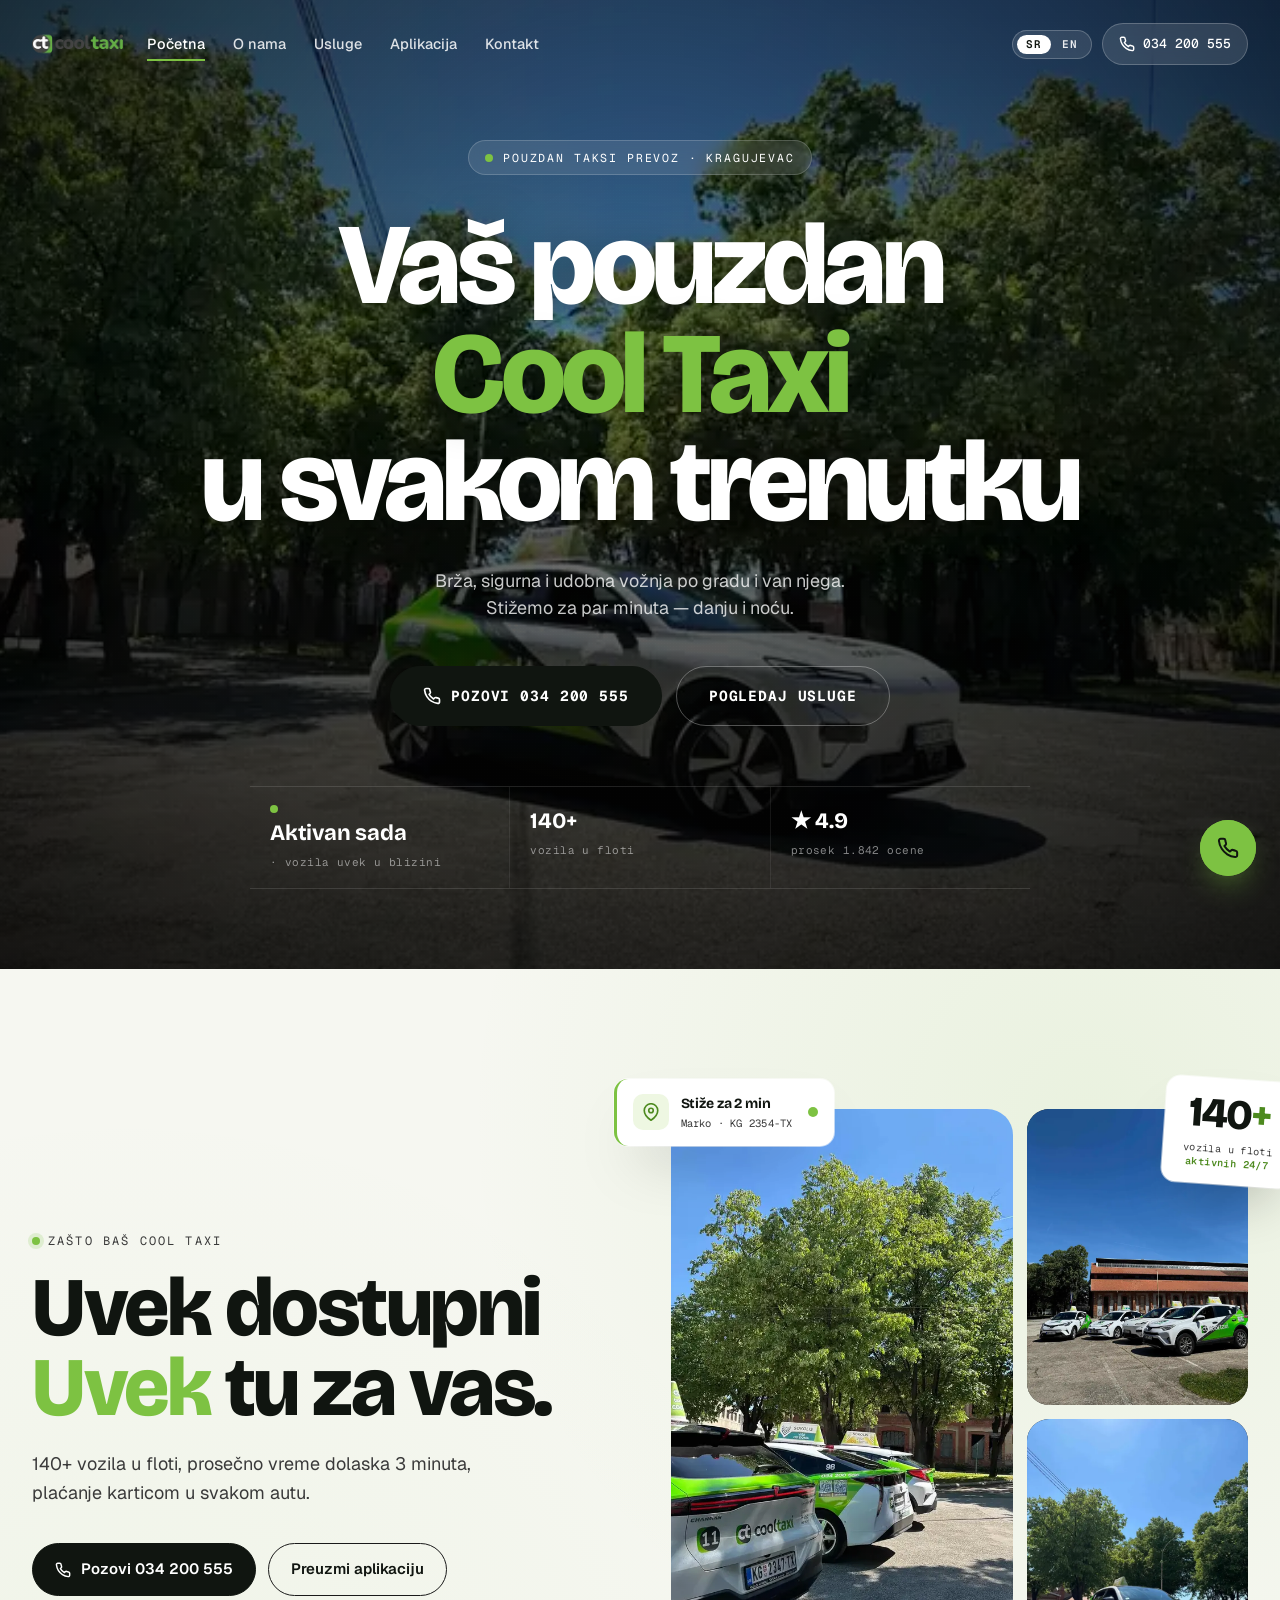
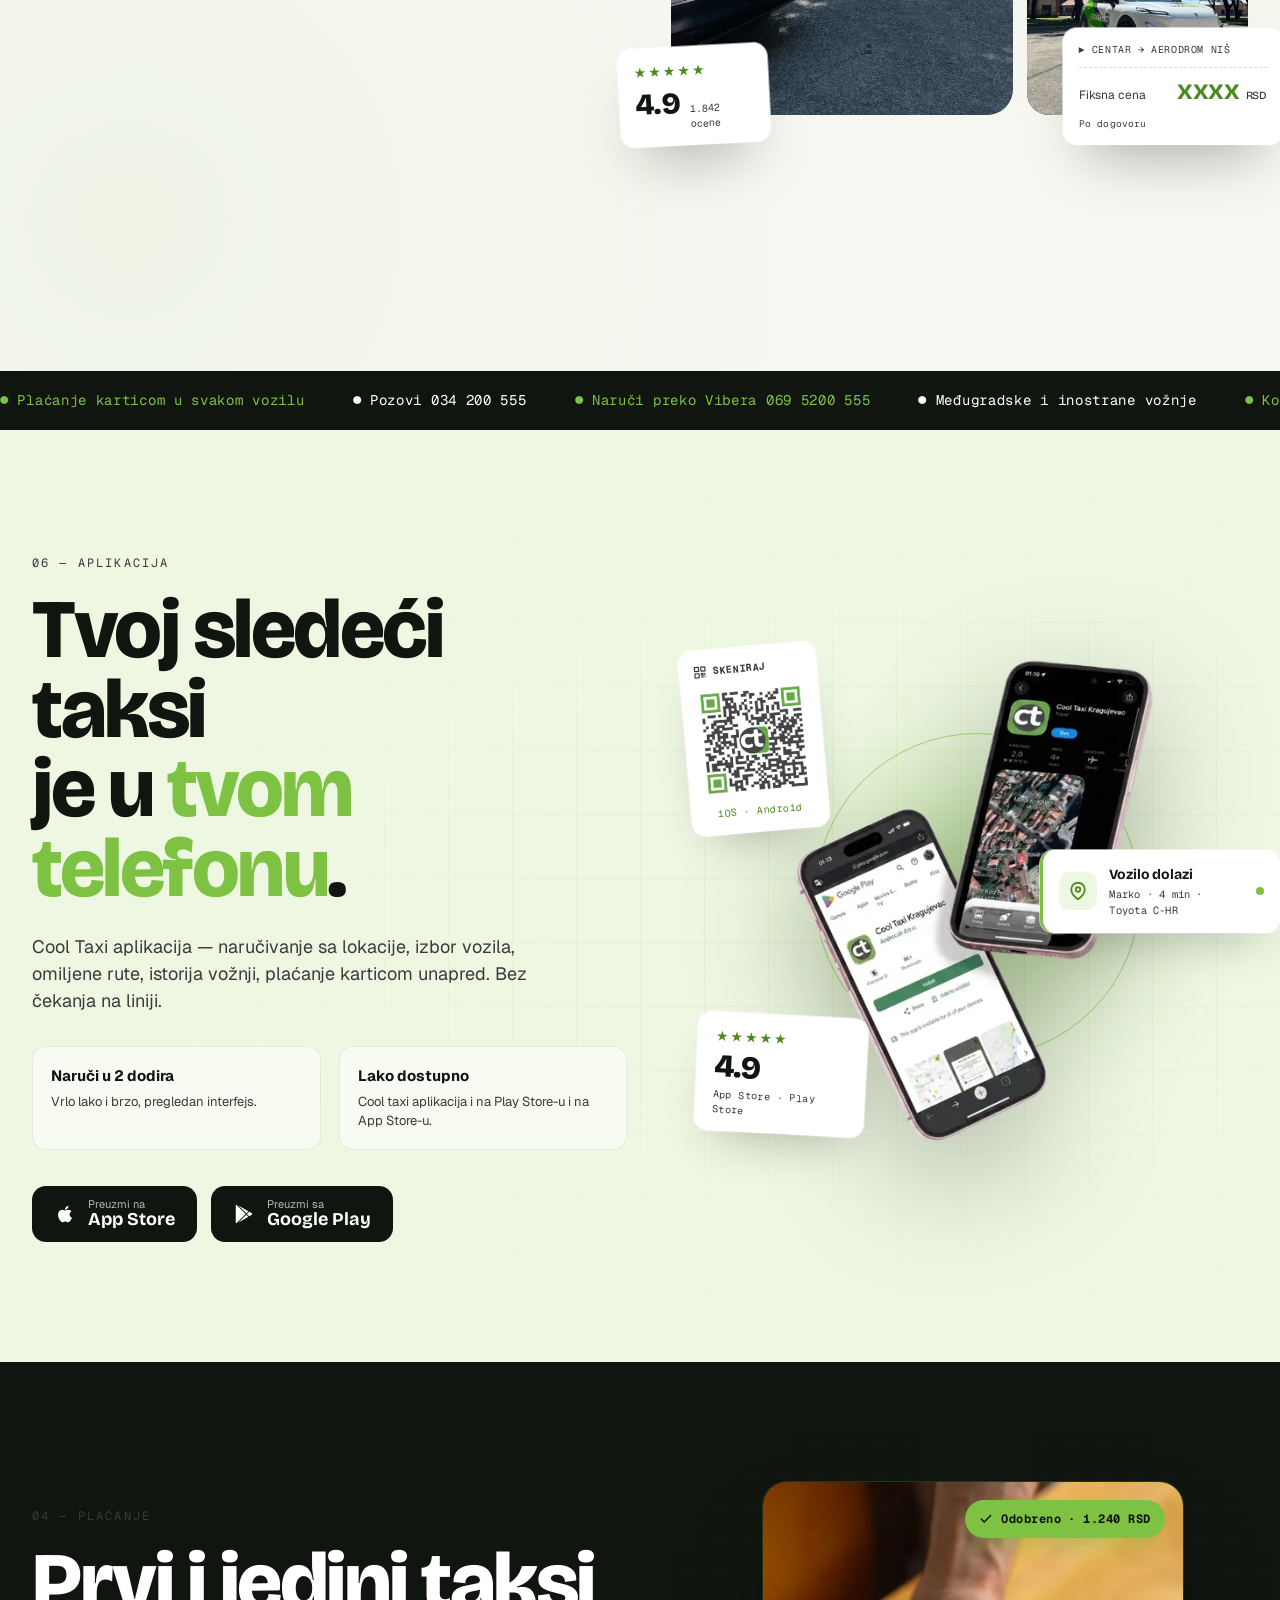
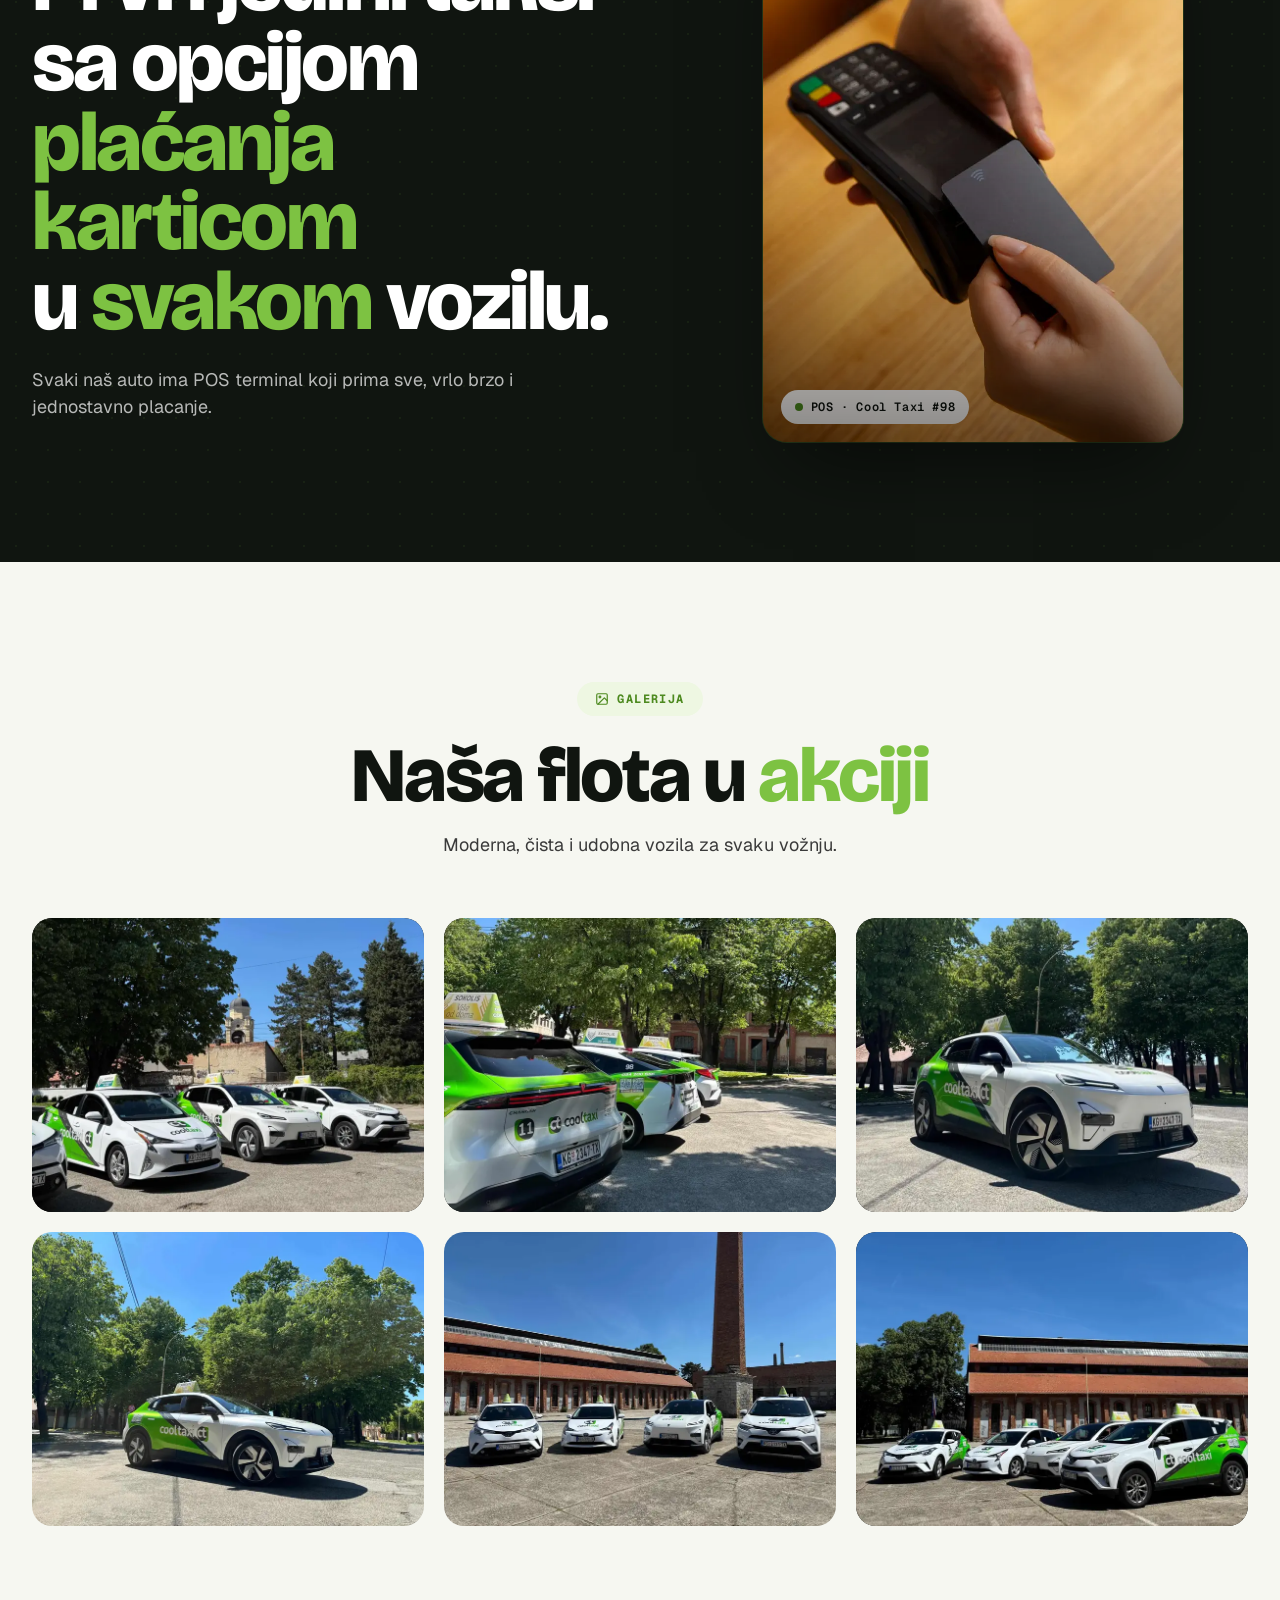
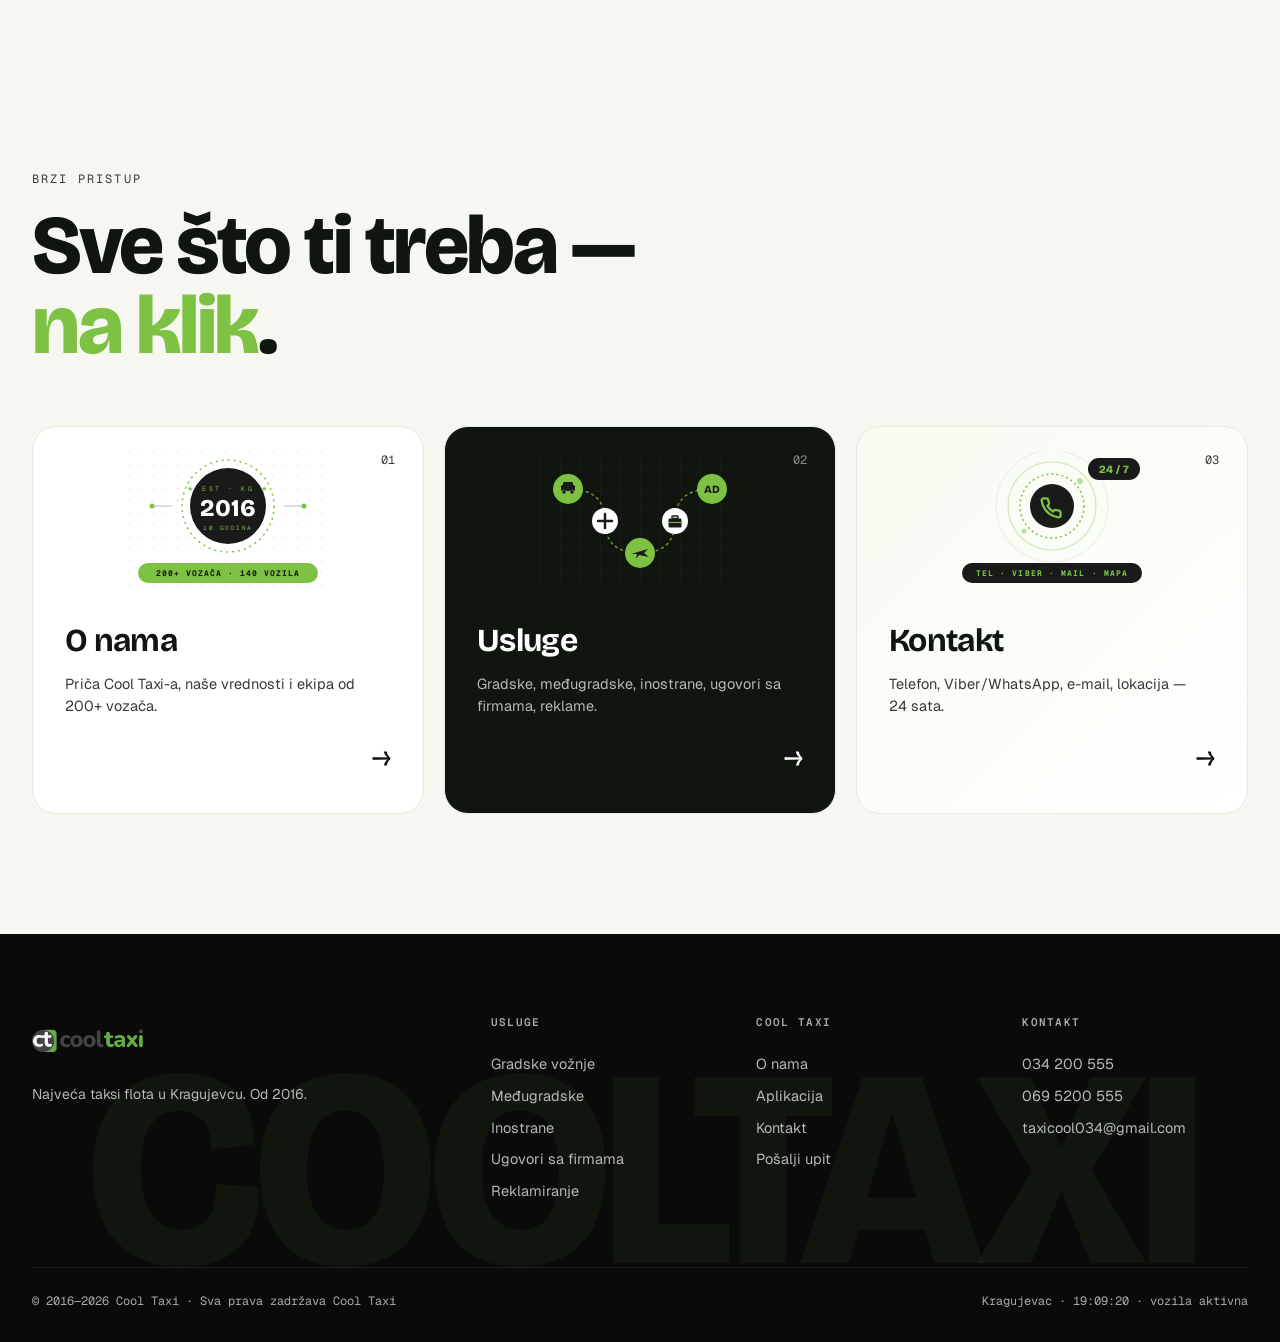
<file: index.html>
<!doctype html>
<html lang="sr-RS">
<head>
<meta charset="utf-8">
<meta name="viewport" content="width=device-width, initial-scale=1">

<title data-en="Taxi Kragujevac — Cool Taxi · 034 200 555 · Taxi 24/7">Taxi Kragujevac — Cool Taxi · 034 200 555 · Taksi prevoz 24/7</title>
<meta name="description" content="Cool Taxi Kragujevac — taksi prevoz 24/7. Pozovi 034 200 555 ili Viber 069 5200 555. Gradske, međugradske i inostrane vožnje. 140+ vozila, plaćanje karticom, dolazak za 3 minuta." data-en-content="Cool Taxi Kragujevac — taxi rides 24/7. Call 034 200 555 or Viber 069 5200 555. City, intercity and cross-border rides. 140+ cars, card payments, arriving in 3 minutes.">
<meta name="keywords" content="taxi kragujevac, taksi kragujevac, cool taxi, cool taxi kragujevac, taxi prevoz kragujevac, prevoz kragujevac, taxi kg, kragujevac taxi, taksi kg, taksi prevoz, jeftin taxi kragujevac, taksi 034, taksi za aerodrom, međugradski taksi kragujevac">
<meta name="author" content="Cool Taxi Kragujevac">
<meta name="publisher" content="Cool Taxi Kragujevac">
<meta name="robots" content="index, follow, max-image-preview:large, max-snippet:-1, max-video-preview:-1">
<meta name="googlebot" content="index, follow, max-image-preview:large, max-snippet:-1, max-video-preview:-1">
<meta name="theme-color" content="#7DC242">
<meta name="format-detection" content="telephone=yes">
<meta name="rating" content="general">

<!-- Geo / lokalizacija -->
<meta name="geo.region" content="RS-SU">
<meta name="geo.placename" content="Kragujevac">
<meta name="geo.position" content="44.0128;20.9114">
<meta name="ICBM" content="44.0128, 20.9114">
<meta name="language" content="Serbian">

<link rel="canonical" href="https://cooltaxikragujevac.com/">
<link rel="alternate" hreflang="sr-RS" href="https://cooltaxikragujevac.com/">
<link rel="alternate" hreflang="x-default" href="https://cooltaxikragujevac.com/">

<!-- Open Graph -->
<meta property="og:type" content="website">
<meta property="og:site_name" content="Cool Taxi Kragujevac">
<meta property="og:title" content="Cool Taxi Kragujevac — Taksi prevoz 24/7 · 034 200 555" data-en-content="Cool Taxi Kragujevac — Taxi rides 24/7 · 034 200 555">
<meta property="og:description" content="Najveća taksi flota u Kragujevcu — 140+ vozila, dolazak za 3 minuta, plaćanje karticom u svakom autu. Gradske, međugradske i inostrane vožnje." data-en-content="The largest taxi fleet in Kragujevac — 140+ cars, arriving in 3 minutes, card payments in every car. City, intercity and cross-border rides.">
<meta property="og:url" content="https://cooltaxikragujevac.com/">
<meta property="og:image" content="https://cooltaxikragujevac.com/assets/og-image.jpg">
<meta property="og:image:secure_url" content="https://cooltaxikragujevac.com/assets/og-image.jpg">
<meta property="og:image:type" content="image/jpeg">
<meta property="og:image:width" content="1200">
<meta property="og:image:height" content="630">
<meta property="og:image:alt" content="Cool Taxi Kragujevac — taksi prevoz" data-en-content="Cool Taxi Kragujevac — taxi service">
<meta property="og:locale" content="sr_RS">

<!-- Twitter -->
<meta name="twitter:card" content="summary_large_image">
<meta name="twitter:title" content="Cool Taxi Kragujevac — Taksi prevoz 24/7" data-en-content="Cool Taxi Kragujevac — Taxi rides 24/7">
<meta name="twitter:description" content="140+ vozila, dolazak za 3 minuta, plaćanje karticom. Pozovi 034 200 555." data-en-content="140+ cars, arriving in 3 minutes, card payments. Call 034 200 555.">
<meta name="twitter:image" content="https://cooltaxikragujevac.com/assets/og-image.jpg">

<!-- Favicon -->
<link rel="icon" type="image/png" href="uploads/logozatab.png">
<link rel="shortcut icon" href="uploads/logozatab.png">
<link rel="icon" type="image/png" sizes="512x512" href="assets/logo-512.png">
<link rel="apple-touch-icon" href="assets/logo-512.png">

<!-- Preconnect / preload -->
<link rel="preconnect" href="https://fonts.googleapis.com">
<link rel="preconnect" href="https://fonts.gstatic.com" crossorigin>
<link rel="dns-prefetch" href="https://fonts.googleapis.com">
<link rel="preload" as="image" href="assets/hero-poster.webp" type="image/webp" fetchpriority="high">
<link rel="preload" as="image" href="assets/logo.webp" type="image/webp">

<!-- Async fonts (non-render-blocking) -->
<link rel="preload" href="https://fonts.googleapis.com/css2?family=Bricolage+Grotesque:wght@400;500;600;700;800&family=Geist+Mono:wght@400;500&family=Geist:wght@400;500;600;700&display=swap" as="style" onload="this.onload=null;this.rel='stylesheet'">
<noscript><link href="https://fonts.googleapis.com/css2?family=Bricolage+Grotesque:wght@400;500;600;700;800&family=Geist+Mono:wght@400;500&family=Geist:wght@400;500;600;700&display=swap" rel="stylesheet"></noscript>

<!-- Critical CSS inline — paints hero before styles.css downloads -->
<style>
:root{--green:#7DC242;--green-deep:#4d8a1f;--green-soft:#eef7e2;--ink:#101510;--ink-2:#1a1a1a;--ink-3:#3a3a3a;--line:#e6e9df;--bg:#f6f7f1;--white:#fff}
*{box-sizing:border-box;margin:0;padding:0}
html{scroll-behavior:smooth}
body{font-family:"Geist","Inter",system-ui,sans-serif;background:var(--bg);color:var(--ink);font-size:16px;line-height:1.5;overflow-x:hidden}
a{color:inherit;text-decoration:none}
em{font-style:normal;color:var(--green-deep)}
img{max-width:100%}
.brand-logo{height:44px;width:auto;display:block}
.nav{position:fixed;top:0;left:0;right:0;z-index:50;display:flex;align-items:center;justify-content:space-between;padding:22px 32px;background:transparent;border-bottom:1px solid transparent;transition:background .3s,border-color .3s,padding .25s}
.nav.scrolled{background:rgba(246,247,241,.88);backdrop-filter:blur(14px);-webkit-backdrop-filter:blur(14px);border-bottom-color:var(--line);padding:14px 32px}
body[data-page="home"] .nav:not(.scrolled) .nav-links a{color:rgba(255,255,255,.85)}
body[data-page="home"] .nav:not(.scrolled) .nav-links a.active{color:#fff}
body[data-page="home"] .nav:not(.scrolled) .nav-cta{background:rgba(255,255,255,.12);color:#fff;border:1px solid rgba(255,255,255,.22)}
body[data-page="home"] .nav:not(.scrolled) .nav-burger span{background:#fff}
.brand{display:flex;align-items:center;gap:10px}
.nav-links{display:flex;gap:28px;margin-left:24px}
.nav-links a{font-size:14.5px;font-weight:500;color:var(--ink-3);padding:6px 0}
.nav-cta{display:inline-flex;align-items:center;gap:8px;background:var(--ink);color:#fff;padding:10px 16px;border-radius:999px;font-family:"Geist Mono",monospace;font-size:13px;font-weight:500}
.nav-burger{display:none;flex-direction:column;gap:5px;background:none;border:0;cursor:pointer;padding:8px}
.nav-burger span{display:block;width:22px;height:2px;background:var(--ink);border-radius:2px}
.btn{display:inline-flex;align-items:center;gap:10px;padding:14px 22px;border-radius:999px;font-weight:600;font-size:15px;border:1.5px solid transparent;cursor:pointer}
.btn-primary{background:var(--ink);color:#fff;border-color:var(--ink)}
.btn-ghost{background:transparent;color:var(--ink);border-color:var(--ink-2)}
.btn-ghost.light{border-color:rgba(255,255,255,.3);color:#fff}
.btn-xl{padding:18px 32px;font-size:14.5px;letter-spacing:.06em;font-family:"Geist Mono",monospace;font-weight:700;text-transform:uppercase}
.hero-video{position:relative;min-height:100vh;padding:140px 32px 80px;background:#0a0a08;overflow:hidden;display:flex;flex-direction:column;justify-content:center;isolation:isolate}
.hero-video-bg{position:absolute;inset:0;z-index:-1;overflow:hidden;background:#0a0a08}
.hero-video-bg video,.hero-video-poster{position:absolute;inset:0;width:100%;height:100%;object-fit:cover;filter:saturate(1.05) contrast(1.05);transform:scale(1.02)}
.hero-video-poster{z-index:0}
.hero-video-bg video{z-index:1;opacity:0;transition:opacity .4s}
.hero-video-bg video.is-ready{opacity:1}
.hero-video-overlay{position:absolute;inset:0;background:radial-gradient(ellipse at 50% 35%,rgba(0,0,0,.25) 0%,rgba(0,0,0,.55) 60%,rgba(0,0,0,.78) 100%),linear-gradient(180deg,rgba(10,10,8,.35) 0%,rgba(10,10,8,.2) 35%,rgba(10,10,8,.6) 100%)}
.hero-video-inner{position:relative;z-index:2;max-width:920px;margin:0 auto;text-align:center;color:#fff}
.hero-eyebrow{display:inline-flex;align-items:center;gap:10px;padding:8px 16px;border-radius:999px;font-family:"Geist Mono",monospace;font-size:12px;letter-spacing:.08em}
.hero-video .hero-eyebrow.light{background:rgba(255,255,255,.1);border:1px solid rgba(255,255,255,.18);color:#fff;margin-bottom:36px;font-size:11.5px;letter-spacing:.16em}
.hero-eyebrow .dot{width:8px;height:8px;border-radius:50%;background:var(--green)}
.hero-mega{font-family:"Bricolage Grotesque",sans-serif;font-weight:800;font-size:clamp(48px,9vw,140px);line-height:.94;letter-spacing:-.04em;color:#fff;margin:0 0 32px;text-shadow:0 4px 40px rgba(0,0,0,.35)}
.hero-mega em{font-style:normal;color:var(--green);display:inline-block}
.hero-mega-sub{max-width:620px;margin:0 auto 44px;font-size:clamp(16px,1.4vw,20px);line-height:1.5;color:rgba(255,255,255,.78)}
.hero-video .hero-cta-row{display:flex;justify-content:center;flex-wrap:wrap;margin-bottom:60px;gap:14px}
.hero-quick-meta{display:flex;justify-content:center;flex-wrap:wrap;max-width:780px;margin:0 auto;border-top:1px solid rgba(255,255,255,.12);border-bottom:1px solid rgba(255,255,255,.12)}
.hero-quick-meta>div{flex:1;padding:18px 20px;text-align:left;border-right:1px solid rgba(255,255,255,.08);display:flex;flex-direction:column;gap:4px;font-size:13px;color:rgba(255,255,255,.7)}
.hero-quick-meta>div:last-child{border-right:none}
.hero-quick-meta b{font-family:"Bricolage Grotesque",sans-serif;font-size:22px;font-weight:700;color:#fff;display:flex;align-items:center;gap:8px}
.hero-quick-meta i{font-style:normal;font-size:11px;color:rgba(255,255,255,.5);font-family:"Geist Mono",monospace}
.hero-quick-meta .qm-dot{width:8px;height:8px;border-radius:50%;background:var(--green)}
@media(max-width:720px){.nav{padding:14px 18px}.nav-cta{display:none}.nav-burger{display:flex}.hero-video{padding:120px 18px 80px;min-height:90vh}.hero-video .hero-cta-row{flex-direction:column;align-items:stretch}.btn-xl{justify-content:center;padding:16px 22px}}
</style>

<link rel="preload" href="styles.css" as="style" onload="this.onload=null;this.rel='stylesheet'">
<noscript><link rel="stylesheet" href="styles.css"></noscript>

<script src="i18n.js" defer></script>

<!-- JSON-LD: Organization + WebSite + LocalBusiness/TaxiService + FAQ -->
<script type="application/ld+json">
{
  "@context": "https://schema.org",
  "@graph": [
    {
      "@type": "Organization",
      "@id": "https://cooltaxikragujevac.com/#organization",
      "name": "Cool Taxi Kragujevac",
      "alternateName": ["Cool Taxi", "Taxi Cool Kragujevac", "Cool Taxi KG"],
      "url": "https://cooltaxikragujevac.com/",
      "logo": {
        "@type": "ImageObject",
        "url": "https://cooltaxikragujevac.com/assets/logo-512.png",
        "width": 512,
        "height": 512
      },
      "image": "https://cooltaxikragujevac.com/assets/hero-car.webp",
      "telephone": "+381-34-200-555",
      "email": "taxicool034@gmail.com",
      "foundingDate": "2016",
      "slogan": "Vaš pouzdan Cool Taxi u svakom trenutku",
      "address": {
        "@type": "PostalAddress",
        "addressLocality": "Kragujevac",
        "addressRegion": "Šumadijski okrug",
        "addressCountry": "RS",
        "postalCode": "34000"
      },
      "contactPoint": [
        {
          "@type": "ContactPoint",
          "telephone": "+381-34-200-555",
          "contactType": "reservations",
          "areaServed": "RS",
          "availableLanguage": ["Serbian", "English"]
        },
        {
          "@type": "ContactPoint",
          "telephone": "+381-69-5200-555",
          "contactType": "customer service",
          "areaServed": "RS",
          "availableLanguage": ["Serbian"]
        }
      ],
      "sameAs": [
        "https://apps.apple.com/us/app/cool-taxi-kragujevac/id6447067516",
        "https://play.google.com/store/apps/details?id=com.androcab.pub.coolkg"
      ]
    },
    {
      "@type": "WebSite",
      "@id": "https://cooltaxikragujevac.com/#website",
      "url": "https://cooltaxikragujevac.com/",
      "name": "Cool Taxi Kragujevac",
      "description": "Najveća taksi flota u Kragujevcu — taksi prevoz 24/7, gradske, međugradske i inostrane vožnje.",
      "inLanguage": "sr-RS",
      "publisher": {"@id": "https://cooltaxikragujevac.com/#organization"}
    },
    {
      "@type": ["LocalBusiness", "TaxiService"],
      "@id": "https://cooltaxikragujevac.com/#localbusiness",
      "name": "Cool Taxi Kragujevac",
      "image": [
        "https://cooltaxikragujevac.com/uploads/2.webp",
        "https://cooltaxikragujevac.com/uploads/6.webp",
        "https://cooltaxikragujevac.com/uploads/9.webp"
      ],
      "logo": "https://cooltaxikragujevac.com/assets/logo-512.png",
      "url": "https://cooltaxikragujevac.com/",
      "telephone": "+381-34-200-555",
      "email": "taxicool034@gmail.com",
      "priceRange": "$$",
      "currenciesAccepted": "RSD, EUR",
      "paymentAccepted": "Cash, Credit Card, Debit Card",
      "openingHoursSpecification": [{
        "@type": "OpeningHoursSpecification",
        "dayOfWeek": ["Monday","Tuesday","Wednesday","Thursday","Friday","Saturday","Sunday"],
        "opens": "00:00",
        "closes": "23:59"
      }],
      "address": {
        "@type": "PostalAddress",
        "addressLocality": "Kragujevac",
        "addressRegion": "Šumadijski okrug",
        "postalCode": "34000",
        "addressCountry": "RS"
      },
      "geo": {
        "@type": "GeoCoordinates",
        "latitude": 44.0128,
        "longitude": 20.9114
      },
      "areaServed": [
        {"@type": "City", "name": "Kragujevac"},
        {"@type": "AdministrativeArea", "name": "Šumadijski okrug"},
        {"@type": "Country", "name": "Srbija"}
      ],
      "serviceArea": {
        "@type": "GeoCircle",
        "geoMidpoint": {"@type": "GeoCoordinates", "latitude": 44.0128, "longitude": 20.9114},
        "geoRadius": 50000
      },
      "hasOfferCatalog": {
        "@type": "OfferCatalog",
        "name": "Cool Taxi usluge",
        "itemListElement": [
          {"@type": "Offer", "itemOffered": {"@type": "Service", "name": "Gradske taxi vožnje Kragujevac", "description": "Taksimetar po važećoj tarifi, dolazak prosečno 4 minuta."}},
          {"@type": "Offer", "itemOffered": {"@type": "Service", "name": "Međugradske vožnje", "description": "Beograd, Niš, Novi Sad, Aerodrom Nikola Tesla — cena po dogovoru."}},
          {"@type": "Offer", "itemOffered": {"@type": "Service", "name": "Inostrane destinacije", "description": "Sarajevo, Skoplje, Solun, Beč, Budimpešta."}},
          {"@type": "Offer", "itemOffered": {"@type": "Service", "name": "Ugovori sa firmama", "description": "Mesečno fakturisanje, fiksne tarife za poslovne rute."}},
          {"@type": "Offer", "itemOffered": {"@type": "Service", "name": "Reklame na vozilima", "description": "Krovne reklame i tableti u 140+ vozila."}}
        ]
      },
      "makesOffer": {
        "@type": "Offer",
        "name": "Plaćanje karticom u svakom vozilu",
        "description": "Prvi i jedini taksi u Kragujevcu sa POS terminalom u svakom vozilu."
      },
      "sameAs": [
        "https://apps.apple.com/us/app/cool-taxi-kragujevac/id6447067516",
        "https://play.google.com/store/apps/details?id=com.androcab.pub.coolkg"
      ]
    },
    {
      "@type": "FAQPage",
      "@id": "https://cooltaxikragujevac.com/#faq",
      "mainEntity": [
        {
          "@type": "Question",
          "name": "Koji je broj telefona za Cool Taxi Kragujevac?",
          "acceptedAnswer": {"@type": "Answer", "text": "Cool Taxi Kragujevac se zove na 034 200 555 — 24 sata dnevno, svaki dan u godini. Za Viber i WhatsApp koristite 069 5200 555."}
        },
        {
          "@type": "Question",
          "name": "Da li mogu da platim karticom u Cool Taxi vozilu?",
          "acceptedAnswer": {"@type": "Answer", "text": "Da. Cool Taxi je prvi i jedini taksi u Kragujevcu sa POS terminalom u svakom vozilu — prihvatamo sve debitne i kreditne kartice."}
        },
        {
          "@type": "Question",
          "name": "Koliko brzo dolazi taksi u Kragujevcu?",
          "acceptedAnswer": {"@type": "Answer", "text": "Prosečno vreme dolaska u centru Kragujevca je 3 minuta. U gradu imamo 140+ vozila aktivnih 24/7."}
        },
        {
          "@type": "Question",
          "name": "Vozite li međugradske i inostrane destinacije?",
          "acceptedAnswer": {"@type": "Answer", "text": "Vozimo svuda — Beograd, Niš, Novi Sad, Aerodrom Nikola Tesla, kao i inostrane destinacije: Sarajevo, Skoplje, Solun, Beč, Budimpešta. Cena se dogovara unapred."}
        },
        {
          "@type": "Question",
          "name": "Mogu li da naručim taksi preko aplikacije?",
          "acceptedAnswer": {"@type": "Answer", "text": "Da. Cool Taxi aplikacija je besplatna na App Store i Google Play — naručivanje u dva klika, plaćanje karticom unapred, praćenje vozila uživo."}
        }
      ]
    }
  ]
}
</script>
</head>
<body data-page="home">

<header class="nav" id="nav">
  <a class="brand" href="/" aria-label="Cool Taxi">
    <img src="assets/logo.webp" alt="Cool Taxi" class="brand-logo" width="200" height="97" decoding="async">
  </a>
  <nav class="nav-links">
    <a href="/" data-p="home" class="active" data-en="Home">Početna</a>
    <a href="/o-nama" data-p="about" data-en="About">O nama</a>
    <a href="/usluge" data-p="services" data-en="Services">Usluge</a>
    <a href="/aplikacija" data-p="app" data-en="App">Aplikacija</a>
    <a href="/kontakt" data-p="contact" data-en="Contact">Kontakt</a>
  </nav>
  <button class="lang-switch" type="button" aria-label="Promeni jezik">
    <span class="lang-opt" data-l="sr">SR</span>
    <span class="lang-opt" data-l="en">EN</span>
  </button>
  <a href="tel:034200555" class="nav-cta">
    <svg viewBox="0 0 24 24" width="16" height="16" fill="none" stroke="currentColor" stroke-width="2.2" stroke-linecap="round" stroke-linejoin="round"><path d="M22 16.92v3a2 2 0 0 1-2.18 2 19.79 19.79 0 0 1-8.63-3.07 19.5 19.5 0 0 1-6-6 19.79 19.79 0 0 1-3.07-8.67A2 2 0 0 1 4.11 2h3a2 2 0 0 1 2 1.72 12.84 12.84 0 0 0 .7 2.81 2 2 0 0 1-.45 2.11L8.09 9.91a16 16 0 0 0 6 6l1.27-1.27a2 2 0 0 1 2.11-.45 12.84 12.84 0 0 0 2.81.7A2 2 0 0 1 22 16.92z"/></svg>
    034 200 555
  </a>
  <button class="nav-burger" id="burger" aria-label="Meni" data-en-aria-label="Menu">
    <span></span><span></span><span></span>
  </button>
</header>

<section class="hero hero-video" id="home" data-screen-label="01 Hero">
  <div class="hero-video-bg">
    <img src="assets/hero-poster.webp" alt="" class="hero-video-poster" width="1600" height="1199" fetchpriority="high" decoding="async">
    <video autoplay muted loop playsinline preload="auto" poster="assets/hero-poster.webp" aria-hidden="true" disableRemotePlayback>
      <source src="assets/hero-video.mp4" type="video/mp4">
    </video>
    <div class="hero-video-overlay"></div>
    <div class="hero-video-grain"></div>
  </div>

  <div class="hero-video-inner">
    <div class="hero-eyebrow light">
      <span class="dot"></span> <span data-en="RELIABLE TAXI · KRAGUJEVAC">POUZDAN TAKSI PREVOZ · KRAGUJEVAC</span>
    </div>

    <h1 class="hero-mega">
      <span data-en="Your reliable">Vaš pouzdan</span><br>
      <em>Cool Taxi</em><br>
      <span data-en="whenever you need one">u svakom trenutku</span>
    </h1>

    <p class="hero-mega-sub">
      <span data-en="Faster, safer, comfier rides — around town or out of it.">Brža, sigurna i udobna vožnja po gradu i van njega.</span><br>
      <span data-en="We're there in minutes — day or night.">Stižemo za par minuta — danju i noću.</span>
    </p>

    <div class="hero-cta-row">
      <a href="tel:034200555" class="btn btn-primary btn-xl">
        <svg viewBox="0 0 24 24" width="18" height="18" fill="none" stroke="currentColor" stroke-width="2.2" stroke-linecap="round" stroke-linejoin="round"><path d="M22 16.92v3a2 2 0 0 1-2.18 2 19.79 19.79 0 0 1-8.63-3.07 19.5 19.5 0 0 1-6-6 19.79 19.79 0 0 1-3.07-8.67A2 2 0 0 1 4.11 2h3a2 2 0 0 1 2 1.72 12.84 12.84 0 0 0 .7 2.81 2 2 0 0 1-.45 2.11L8.09 9.91a16 16 0 0 0 6 6l1.27-1.27a2 2 0 0 1 2.11-.45 12.84 12.84 0 0 0 2.81.7A2 2 0 0 1 22 16.92z"/></svg>
        <span data-en="CALL 034 200 555">POZOVI 034 200 555</span>
      </a>
      <a href="/usluge" class="btn btn-ghost btn-xl light" data-en="See what we do">
        Pogledaj usluge
      </a>
    </div>

    <div class="hero-quick-meta">
      <div><span class="qm-dot"></span><b data-en="Live right now">Aktivan sada</b><i data-en="· cars within 1 km">· vozila uvek u blizini</i></div>
      <div><b>140+</b><i data-en="cars in the fleet">vozila u floti</i></div>
      <div><b>★ 4.9</b><i data-en="from 1,842 reviews">prosek 1.842 ocene</i></div>
    </div>
  </div>

  
</section>

<!-- ZAŠTO COOL — magazine split sa foto mozaikom -->
<section class="why-cool" data-screen-label="02 Zašto Cool">
  <div class="wc-bg-grain"></div>
  <div class="wc-inner">

    <!-- LEVO: editorial tekst -->
    <div class="wc-text">
      <span class="kicker"><span class="dot"></span> <span data-en="Why Cool Taxi">Zašto baš Cool Taxi</span></span>
      <h2 class="big-head"><span data-en="Always around,">Uvek dostupni</span><br><em data-en="always">Uvek</em> <span data-en="there for you.">tu za vas.</span></h2>
      <p class="wc-lede">
        <span data-en="140+ cars on the road, we usually show up in about 3 minutes, and yes — you can pay by card in every single one.">140+ vozila u floti, prosečno vreme dolaska 3 minuta, plaćanje karticom u svakom autu.</span>

      </p>



      <div class="wc-ctas">
        <a href="tel:034200555" class="btn btn-primary">
          <svg viewBox="0 0 24 24" width="16" height="16" fill="none" stroke="currentColor" stroke-width="2.2" stroke-linecap="round" stroke-linejoin="round"><path d="M22 16.92v3a2 2 0 0 1-2.18 2 19.79 19.79 0 0 1-8.63-3.07 19.5 19.5 0 0 1-6-6 19.79 19.79 0 0 1-3.07-8.67A2 2 0 0 1 4.11 2h3a2 2 0 0 1 2 1.72 12.84 12.84 0 0 0 .7 2.81 2 2 0 0 1-.45 2.11L8.09 9.91a16 16 0 0 0 6 6l1.27-1.27a2 2 0 0 1 2.11-.45 12.84 12.84 0 0 0 2.81.7A2 2 0 0 1 22 16.92z"/></svg>
          <span data-en="Call 034 200 555">Pozovi 034 200 555</span>
        </a>
        <a href="/aplikacija" class="btn btn-ghost" data-en="Get the app">Preuzmi aplikaciju</a>
      </div>
    </div>

    <!-- DESNO: foto mozaik + plutajuce kartice -->
    <div class="wc-visual">
      <div class="wc-mosaic">
        <div class="wcm-tile wcm-main"><img src="uploads/2.webp" alt="Cool Taxi vozilo" data-en-alt="Cool Taxi car" width="1200" height="1600" loading="lazy" decoding="async"></div>
        <div class="wcm-tile wcm-side wcm-side-top"><img src="uploads/6.webp" alt="Cool Taxi vozač" data-en-alt="Cool Taxi driver" width="1200" height="1600" loading="lazy" decoding="async"></div>
        <div class="wcm-tile wcm-side wcm-side-bot"><img src="uploads/9.webp" alt="Cool Taxi flota" data-en-alt="Cool Taxi fleet" width="1200" height="1600" loading="lazy" decoding="async"></div>
      </div>

      <!-- ETA / live vožnja -->
      <div class="wc-float wc-float-eta">
        <div class="wcfeta-icon">
          <svg viewBox="0 0 24 24" width="18" height="18" fill="none" stroke="currentColor" stroke-width="2.2" stroke-linecap="round" stroke-linejoin="round"><path d="M21 10c0 7-9 13-9 13s-9-6-9-13a9 9 0 0 1 18 0z"/><circle cx="12" cy="10" r="3"/></svg>
        </div>
        <div class="wcfeta-body">
          <strong data-en="Arriving in 2 min">Stiže za 2 min</strong>
          <span>Marko · KG 2354-TX</span>
        </div>
        <div class="wcfeta-pulse"><span></span></div>
      </div>

      <!-- Flota -->
      <div class="wc-float wc-float-fleet">
        <div class="wcff-num">140<span>+</span></div>
        <div class="wcff-meta"><span data-en="cars in the fleet">vozila u floti</span><br><i data-en="active 24/7">aktivnih 24/7</i></div>
      </div>

      <!-- Rating -->
      <div class="wc-float wc-float-rating">
        <div class="wcfr-stars">★★★★★</div>
        <div class="wcfr-body">
          <strong>4.9</strong>
          <span data-en="1,842 reviews">1.842 ocene</span>
        </div>
      </div>

      <!-- Fiksna cena -->
      <div class="wc-float wc-float-price">
        <div class="wcfp-head" data-en="► Center → Niš Airport">► Centar → Aerodrom Niš</div>
        <div class="wcfp-row">
          <span data-en="Flat rate">Fiksna cena</span>
          <strong>XXXX <i>RSD</i></strong>
        </div>
        <div class="wcfp-foot" data-en="By arrangement">Po dogovoru</div>
      </div>
    </div>

  </div>

  <div class="wc-foot">
    <div class="hero-rotator">
      <span data-en="to work">do posla</span><span data-en="to the airport">do aerodroma</span><span data-en="back home">do kuće</span><span data-en="across the border">preko granice</span><span data-en="on time">na vreme</span>
    </div>
  </div>
</section>

<div class="ticker">
  <div class="ticker-track">
    <span data-en="● Card payments in every car">● Plaćanje karticom u svakom vozilu</span><span data-en="● Call 034 200 555">● Pozovi 034 200 555</span><span data-en="● Book on Viber 069 5200 555">● Naruči preko Vibera 069 5200 555</span><span data-en="● Intercity and cross-border rides">● Međugradske i inostrane vožnje</span><span data-en="● Corporate contracts">● Korporativni ugovori</span><span data-en="● Ads on roof signs and in-car tablets">● Reklame na krovnim svetlima i tabletima</span>
    <span data-en="● Card payments in every car">● Plaćanje karticom u svakom vozilu</span><span data-en="● Call 034 200 555">● Pozovi 034 200 555</span><span data-en="● Book on Viber 069 5200 555">● Naruči preko Vibera 069 5200 555</span><span data-en="● Intercity and cross-border rides">● Međugradske i inostrane vožnje</span><span data-en="● Corporate contracts">● Korporativni ugovori</span><span data-en="● Ads on roof signs and in-car tablets">● Reklame na krovnim svetlima i tabletima</span>
  </div>
</div>
<section class="app" id="aplikacija" data-screen-label="06 Aplikacija">
  <div class="app-bg-grid"></div>
  <div class="app-inner">
    <div class="app-text">
      <span class="kicker" data-en="06 — App">06 — Aplikacija</span>
      <h2 class="big-head">
        <span data-en="Your next ride">Tvoj sledeći taksi</span><br>
        <span data-en="is on">je u</span> <em data-en="your phone">tvom telefonu</em>.
      </h2>
      <p data-en="Cool Taxi app — order from where you are, pick the car, save favorite routes, see your ride history, pay by card upfront. No waiting on the line.">Cool Taxi aplikacija — naručivanje sa lokacije, izbor vozila, omiljene rute, istorija vožnji, plaćanje karticom unapred. Bez čekanja na liniji.</p>

      <div class="app-feats">
        <div><strong data-en="Book in 2 taps">Naruči u 2 dodira</strong><span data-en="Quick and easy, clean layout.">Vrlo lako i brzo, pregledan interfejs.</span></div>
        <div><strong data-en="Everywhere">Lako dostupno</strong><span data-en="The Cool Taxi app is on both Play Store and App Store.">Cool taxi aplikacija i na Play Store-u i na App Store-u.</span></div>
      </div>

      <div class="app-stores">
        <a href="/aplikacija" class="store">
          <svg viewBox="0 0 24 24" width="22" height="22" fill="currentColor"><path d="M17.05 20.28c-.98.95-2.05.8-3.08.35-1.09-.46-2.09-.48-3.24 0-1.44.62-2.2.44-3.06-.35C2.79 15.25 3.51 7.59 9.05 7.31c1.35.07 2.29.74 3.08.8 1.18-.24 2.31-.93 3.57-.84 1.51.12 2.65.72 3.4 1.8-3.12 1.87-2.38 5.98.48 7.13-.57 1.5-1.31 2.99-2.54 4.09zM12.03 7.25c-.15-2.23 1.66-4.07 3.74-4.25.29 2.58-2.34 4.5-3.74 4.25z"/></svg>
          <div><span data-en="Download on">Preuzmi na</span><strong>App Store</strong></div>
        </a>
        <a href="/aplikacija" class="store">
          <svg viewBox="0 0 24 24" width="22" height="22" fill="currentColor"><path d="M3.609 1.814 13.792 12 3.609 22.186a.996.996 0 0 1-.61-.92V2.734c0-.36.213-.687.61-.92zm10.89 10.893 2.302 2.302-10.937 6.333 8.635-8.635zm3.199-3.198 2.807 1.626a1 1 0 0 1 0 1.73l-2.808 1.626L15.069 12l2.629-2.491zM5.864 2.658 16.802 8.99l-2.302 2.303L5.864 2.658z"/></svg>
          <div><span data-en="Get it on">Preuzmi sa</span><strong>Google Play</strong></div>
        </a>
      </div>
    </div>

    <div class="app-visual app-visual-new">
      <div class="app-stage">
        <div class="app-orb"></div>
        <div class="app-rings">
          <span></span><span></span><span></span>
        </div>
        <img src="assets/app-mockup.webp" alt="Cool Taxi aplikacija na iPhone telefonima — App Store i Google Play prikaz" data-en-alt="Cool Taxi app on iPhone — App Store and Google Play preview" class="app-mockup-img" width="589" height="884" loading="lazy" decoding="async">

        <!-- Floating: QR card -->
        <div class="app-float app-float-qr">
          <div class="aqr-head">
            <svg viewBox="0 0 24 24" width="14" height="14" fill="none" stroke="currentColor" stroke-width="2" stroke-linecap="round" stroke-linejoin="round"><rect x="3" y="3" width="7" height="7"/><rect x="14" y="3" width="7" height="7"/><rect x="3" y="14" width="7" height="7"/><path d="M14 14h3v3h-3zM20 14v3M14 20h3M20 20v.01"/></svg>
            <span data-en="Scan">Skeniraj</span>
          </div>
          <img src="assets/qr-cooltaxi.webp" alt="QR kod za preuzimanje aplikacije" data-en-alt="QR code to download the app" width="688" height="688" loading="lazy" decoding="async">
          <div class="aqr-foot">iOS · Android</div>
        </div>

        <!-- Floating: live notification -->
        <div class="app-float app-float-notif">
          <div class="anotif-icon">
            <svg viewBox="0 0 24 24" width="18" height="18" fill="none" stroke="currentColor" stroke-width="2.4" stroke-linecap="round" stroke-linejoin="round"><path d="M21 10c0 7-9 13-9 13s-9-6-9-13a9 9 0 0 1 18 0z"/><circle cx="12" cy="10" r="3"/></svg>
          </div>
          <div class="anotif-text">
            <strong data-en="Car on the way">Vozilo dolazi</strong>
            <span data-en="Marko · 4 min · Toyota C-HR">Marko · 4 min · Toyota C-HR</span>
          </div>
          <div class="anotif-pulse"><span></span></div>
        </div>

        <!-- Floating: rating chip -->
        <div class="app-float app-float-rating">
          <div class="arate-stars">★★★★★</div>
          <div class="arate-num">4.9</div>
          <div class="arate-meta">App Store · Play Store</div>
        </div>
      </div>
    </div>
  </div>
</section>
<!-- Quick links to subpages -->


<section class="strip" data-screen-label="04 Kartica">
  <div class="strip-inner">
    <div class="strip-text">
      <span class="kicker" data-en="04 — Payments">04 — Plaćanje</span>
      <h2 class="big-head light">
        <span data-en="The first and only taxi">Prvi i jedini taksi</span><br>
        <span data-en="with the option to">sa opcijom</span> <em data-en="pay by card">plaćanja karticom</em><br>
        <span data-en="in">u</span> <em data-en="every">svakom</em> <span data-en="car.">vozilu.</span>
      </h2>
      <p data-en="Every car of ours has a POS terminal that takes everything — quick and easy payment.">Svaki naš auto ima POS terminal koji prima sve, vrlo brzo i jednostavno placanje.</p>

    </div>
    <div class="strip-visual">
      <div class="strip-photo">
        <img src="assets/card-payment.webp" alt="Plaćanje karticom u Cool Taxi vozilu — POS terminal" data-en-alt="Card payment in a Cool Taxi car — POS terminal" width="700" height="1050" loading="lazy" decoding="async">
        <div class="strip-photo-badge">
          <svg viewBox="0 0 24 24" width="14" height="14" fill="none" stroke="currentColor" stroke-width="2.5" stroke-linecap="round" stroke-linejoin="round"><path d="M20 6 9 17l-5-5"/></svg>
          <span data-en="Approved · 1,240 RSD">Odobreno · 1.240 RSD</span>
        </div>
        <div class="strip-photo-tag">
          <span class="tag-dot"></span>
          POS · Cool Taxi #98
        </div>
      </div>
    </div>
  </div>
</section>

<!-- GALERIJA -->
<section class="gallery" data-screen-label="05 Galerija">
  <div class="gallery-head">
    <span class="gallery-pill">
      <svg viewBox="0 0 24 24" width="14" height="14" fill="none" stroke="currentColor" stroke-width="2" stroke-linecap="round" stroke-linejoin="round"><rect x="3" y="3" width="18" height="18" rx="2"/><circle cx="8.5" cy="8.5" r="1.5"/><path d="m21 15-5-5L5 21"/></svg>
      <span data-en="GALLERY">GALERIJA</span>
    </span>
    <h2 class="big-head"><span data-en="Our fleet in">Naša flota u</span> <em data-en="action">akciji</em></h2>
    <p data-en="Modern, clean, comfortable cars — for every kind of ride.">Moderna, čista i udobna vozila za svaku vožnju.</p>
  </div>

  <div class="gallery-grid">
    <div class="g-tile"><img src="uploads/1.webp" alt="Cool Taxi vozilo na ulicama Kragujevca" data-en-alt="Cool Taxi car on the streets of Kragujevac" loading="lazy" decoding="async" width="1240" height="1653" style="object-position:center 70%"></div>
    <div class="g-tile"><img src="uploads/2.webp" alt="Cool Taxi flota — taksi vozila u Kragujevcu" data-en-alt="Cool Taxi fleet — taxi cars in Kragujevac" loading="lazy" decoding="async" width="1200" height="1600" style="object-position:center 70%"></div>
    <div class="g-tile"><img src="uploads/3.webp" alt="Taksi prevoz Kragujevac — Cool Taxi vozilo u akciji" data-en-alt="Taxi service Kragujevac — Cool Taxi car in action" loading="lazy" decoding="async" width="1240" height="1653" style="object-position:center 80%"></div>
    <div class="g-tile"><img src="uploads/4.webp" alt="Cool Taxi vozač i putnik" data-en-alt="Cool Taxi driver and passenger" loading="lazy" decoding="async" width="1651" height="1238"></div>
    <div class="g-tile"><img src="uploads/5.webp" alt="Cool Taxi vozilo — taxi Kragujevac" data-en-alt="Cool Taxi car — taxi Kragujevac" loading="lazy" decoding="async" width="1654" height="1240"></div>
    <div class="g-tile"><img src="uploads/6.webp" alt="Cool Taxi vozač pored taksi vozila u Kragujevcu" data-en-alt="Cool Taxi driver next to a cab in Kragujevac" loading="lazy" decoding="async" width="1200" height="1600" style="object-position:center 70%"></div>
  </div>
</section>


<section class="pages-grid">
  <div class="pages-head">
    <span class="kicker" data-en="Quick links">Brzi pristup</span>
    <h2 class="big-head"><span data-en="Everything you need —">Sve što ti treba —</span><br><em data-en="one click away">na klik</em>.</h2>
  </div>
  <div class="pages-cards">
    <a href="/o-nama" class="pcard">
      <div class="pcard-num">01</div>
      <div class="pcard-art">
        <svg viewBox="0 0 200 140" width="100%" height="100%" preserveAspectRatio="xMidYMid meet">
          <defs>
            <pattern id="po-dots" width="12" height="12" patternUnits="userSpaceOnUse">
              <circle cx="1.5" cy="1.5" r="1" fill="#1a1a1a" opacity=".08"/>
            </pattern>
          </defs>
          <rect width="200" height="140" fill="url(#po-dots)"/>

          <!-- outer dashed ring -->
          <circle cx="100" cy="55" r="46" fill="none" stroke="#7DC242" stroke-width="1.5" stroke-dasharray="2 4"/>

          <!-- main medaillon -->
          <circle cx="100" cy="55" r="38" fill="#1a1a1a"/>

          <!-- top label -->
          <text x="100" y="40" text-anchor="middle" font-family="Geist Mono" font-size="6.5" fill="#7DC242" letter-spacing="2.5">★ EST · KG ★</text>
          <!-- big year -->
          <text x="100" y="65" text-anchor="middle" font-family="Bricolage Grotesque" font-weight="800" font-size="24" fill="#ffffff">2016</text>
          <!-- subtext -->
          <text x="100" y="79" text-anchor="middle" font-family="Geist Mono" font-size="6" fill="#7DC242" letter-spacing="1.5">10 GODINA</text>

          <!-- side ticks -->
          <line x1="24" y1="55" x2="44" y2="55" stroke="#1a1a1a" stroke-width="1.2" opacity=".25"/>
          <line x1="156" y1="55" x2="176" y2="55" stroke="#1a1a1a" stroke-width="1.2" opacity=".25"/>
          <circle cx="24" cy="55" r="2.5" fill="#7DC242"/>
          <circle cx="176" cy="55" r="2.5" fill="#7DC242"/>

          <!-- bottom ribbon -->
          <rect x="10" y="112" width="180" height="20" rx="10" fill="#7DC242"/>
          <text x="100" y="125.2" text-anchor="middle" font-family="Geist Mono" font-weight="700" font-size="8" fill="#1a1a1a" letter-spacing="1">200+ VOZAČA · 140 VOZILA</text>
        </svg>
      </div>
      <h3 data-en="About us">O nama</h3>
      <p data-en="The Cool Taxi story, our values, and a 200+ driver crew.">Priča Cool Taxi-a, naše vrednosti i ekipa od 200+ vozača.</p>
      <span class="pcard-arrow">→</span>
    </a>
    <a href="/usluge" class="pcard pcard-dark">
      <div class="pcard-num">02</div>
      <div class="pcard-art">
        <svg viewBox="0 0 200 140" width="100%" height="100%" preserveAspectRatio="xMidYMid meet">
          <defs>
            <pattern id="us-grid" width="20" height="20" patternUnits="userSpaceOnUse">
              <path d="M 20 0 L 0 0 0 20" fill="none" stroke="#ffffff" stroke-width=".5" opacity=".08"/>
            </pattern>
          </defs>
          <rect width="200" height="140" fill="url(#us-grid)"/>

          <!-- dotted route connecting the 5 services -->
          <path d="M 28 38 Q 65 38 65 70 Q 65 102 100 102 Q 135 102 135 70 Q 135 38 172 38"
                fill="none" stroke="#7DC242" stroke-width="1.5" stroke-dasharray="3 3" opacity=".75"/>

          <!-- 1. City taxi -->
          <g transform="translate(28,38)">
            <circle r="15" fill="#7DC242"/>
            <rect x="-7" y="-4" width="14" height="6" rx="1.5" fill="#1a1a1a"/>
            <rect x="-5" y="-7" width="10" height="3.5" rx="1" fill="#1a1a1a"/>
            <circle cx="-4" cy="3" r="2" fill="#1a1a1a" stroke="#7DC242" stroke-width=".5"/>
            <circle cx="4" cy="3" r="2" fill="#1a1a1a" stroke="#7DC242" stroke-width=".5"/>
          </g>

          <!-- 2. Intercity (plus) -->
          <g transform="translate(65,70)">
            <circle r="13" fill="#ffffff"/>
            <path d="M0 -7 L 0 7 M-7 0 L 7 0" stroke="#1a1a1a" stroke-width="2.5" stroke-linecap="round"/>
          </g>

          <!-- 3. International (plane) -->
          <g transform="translate(100,102)">
            <circle r="15" fill="#7DC242"/>
            <path d="M-9 1 L 8 -4 L 4 0 L 9 4 L -1 2 L -4 6 L -3 1 L -8 1 Z" fill="#1a1a1a"/>
          </g>

          <!-- 4. Corporate (briefcase) -->
          <g transform="translate(135,70)">
            <circle r="13" fill="#ffffff"/>
            <rect x="-6.5" y="-2.5" width="13" height="9" rx="1.2" fill="#1a1a1a"/>
            <rect x="-3" y="-5" width="6" height="2.5" rx="0.6" fill="none" stroke="#1a1a1a" stroke-width="1.4"/>
            <line x1="-6.5" y1="1.5" x2="6.5" y2="1.5" stroke="#7DC242" stroke-width="1"/>
          </g>

          <!-- 5. Reklame (AD badge) -->
          <g transform="translate(172,38)">
            <circle r="15" fill="#7DC242"/>
            <text y="3.5" text-anchor="middle" font-family="Bricolage Grotesque" font-weight="800" font-size="11" fill="#1a1a1a">AD</text>
          </g>
        </svg>
      </div>
      <h3 data-en="Services">Usluge</h3>
      <p data-en="City, intercity, cross-border, corporate deals, advertising.">Gradske, međugradske, inostrane, ugovori sa firmama, reklame.</p>
      <span class="pcard-arrow">→</span>
    </a>
    <a href="/kontakt" class="pcard pcard-accent">
      <div class="pcard-num">03</div>
      <div class="pcard-art">
        <svg viewBox="0 0 200 140" width="100%" height="100%" preserveAspectRatio="xMidYMid meet">
          <!-- signal waves -->
          <circle cx="100" cy="55" r="56" fill="none" stroke="#1a1a1a" stroke-width="1" opacity=".08"/>
          <circle cx="100" cy="55" r="44" fill="none" stroke="#7DC242" stroke-width="1.2" opacity=".35"/>
          <circle cx="100" cy="55" r="32" fill="none" stroke="#7DC242" stroke-width="1.5" stroke-dasharray="2 3"/>

          <!-- pulsing tiny waves (visual cue) -->
          <circle cx="128" cy="30" r="3" fill="#7DC242" opacity=".5"/>
          <circle cx="72" cy="80" r="2.5" fill="#7DC242" opacity=".5"/>

          <!-- central black disc with phone icon -->
          <circle cx="100" cy="55" r="22" fill="#1a1a1a"/>
          <g transform="translate(100,55) scale(.95)" fill="none" stroke="#7DC242" stroke-width="2.4" stroke-linecap="round" stroke-linejoin="round">
            <path d="M9 6.92v3a2 2 0 0 1-2.18 2 19.79 19.79 0 0 1-8.63-3.07 19.5 19.5 0 0 1-6-6 19.79 19.79 0 0 1-3.07-8.67A2 2 0 0 1-8.89-8h3a2 2 0 0 1 2 1.72 12.84 12.84 0 0 0 .7 2.81 2 2 0 0 1-.45 2.11l-1.27 1.27a16 16 0 0 0 6 6l1.27-1.27a2 2 0 0 1 2.11-.45 12.84 12.84 0 0 0 2.81.7A2 2 0 0 1 9 6.92z"/>
          </g>

          <!-- 24/7 badge top-right -->
          <g transform="translate(162,18)">
            <rect x="-26" y="-11" width="52" height="22" rx="11" fill="#1a1a1a"/>
            <text y="3.5" text-anchor="middle" font-family="Bricolage Grotesque" font-weight="800" font-size="11" fill="#7DC242" letter-spacing=".5">24 / 7</text>
          </g>

          <!-- channels strip at bottom -->
          <rect x="10" y="112" width="180" height="20" rx="10" fill="#1a1a1a"/>
          <text x="100" y="125.2" text-anchor="middle" font-family="Geist Mono" font-weight="700" font-size="8" fill="#7DC242" letter-spacing="1.1">TEL · VIBER · MAIL · MAPA</text>
        </svg>
      </div>
      <h3 data-en="Contact">Kontakt</h3>
      <p data-en="Phone, Viber/WhatsApp, email, location — around the clock.">Telefon, Viber/WhatsApp, e-mail, lokacija — 24 sata.</p>
      <span class="pcard-arrow">→</span>
    </a>
  </div>
</section>

<footer class="foot">
  <div class="foot-top">
    <div class="foot-brand">
      <img src="assets/logo.webp" alt="Cool Taxi" class="brand-logo big" width="200" height="97" loading="lazy" decoding="async">
      <p data-en="The largest taxi fleet in Kragujevac. Since 2016.">Najveća taksi flota u Kragujevcu. Od 2016.</p>
    </div>
    <div class="foot-cols">
      <div>
        <h4 class="foot-col-h" data-en="Services">Usluge</h4>
        <a href="/usluge" data-en="City rides">Gradske vožnje</a>
        <a href="/usluge" data-en="Intercity">Međugradske</a>
        <a href="/usluge" data-en="Cross-border">Inostrane</a>
        <a href="/usluge" data-en="Corporate contracts">Ugovori sa firmama</a>
        <a href="/usluge" data-en="Advertising">Reklamiranje</a>
      </div>
      <div>
        <h4 class="foot-col-h">Cool Taxi</h4>
        <a href="/o-nama" data-en="About">O nama</a>
        <a href="/aplikacija" data-en="App">Aplikacija</a>
        <a href="/kontakt" data-en="Contact">Kontakt</a>
        <a href="/usluge#zahtev" data-en="Send inquiry">Pošalji upit</a>
      </div>
      <div>
        <h4 class="foot-col-h" data-en="Contact">Kontakt</h4>
        <a href="tel:034200555">034 200 555</a>
        <a href="https://wa.me/381695200555">069 5200 555</a>
        <a href="mailto:taxicool034@gmail.com">taxicool034@gmail.com</a>
      </div>
    </div>
  </div>
  <div class="foot-bottom">
    <span data-en="© 2016—2026 Cool Taxi · All rights reserved">© 2016—2026 Cool Taxi · Sva prava zadržava Cool Taxi</span>
    <span class="foot-time" id="foot-time">— : —</span>
  </div>
  <div class="foot-watermark">COOLTAXI</div>
</footer>
<a href="tel:034200555" class="fab" aria-label="Pozovi 034 200 555" data-en-aria-label="Call 034 200 555">
  <svg viewBox="0 0 24 24" width="22" height="22" fill="none" stroke="currentColor" stroke-width="2.2" stroke-linecap="round" stroke-linejoin="round"><path d="M22 16.92v3a2 2 0 0 1-2.18 2 19.79 19.79 0 0 1-8.63-3.07 19.5 19.5 0 0 1-6-6 19.79 19.79 0 0 1-3.07-8.67A2 2 0 0 1 4.11 2h3a2 2 0 0 1 2 1.72 12.84 12.84 0 0 0 .7 2.81 2 2 0 0 1-.45 2.11L8.09 9.91a16 16 0 0 0 6 6l1.27-1.27a2 2 0 0 1 2.11-.45 12.84 12.84 0 0 0 2.81.7A2 2 0 0 1 22 16.92z"/></svg>
  <span class="fab-pulse"></span>
</a>
<script src="script.js" defer></script>
</body>
</html>
</file>
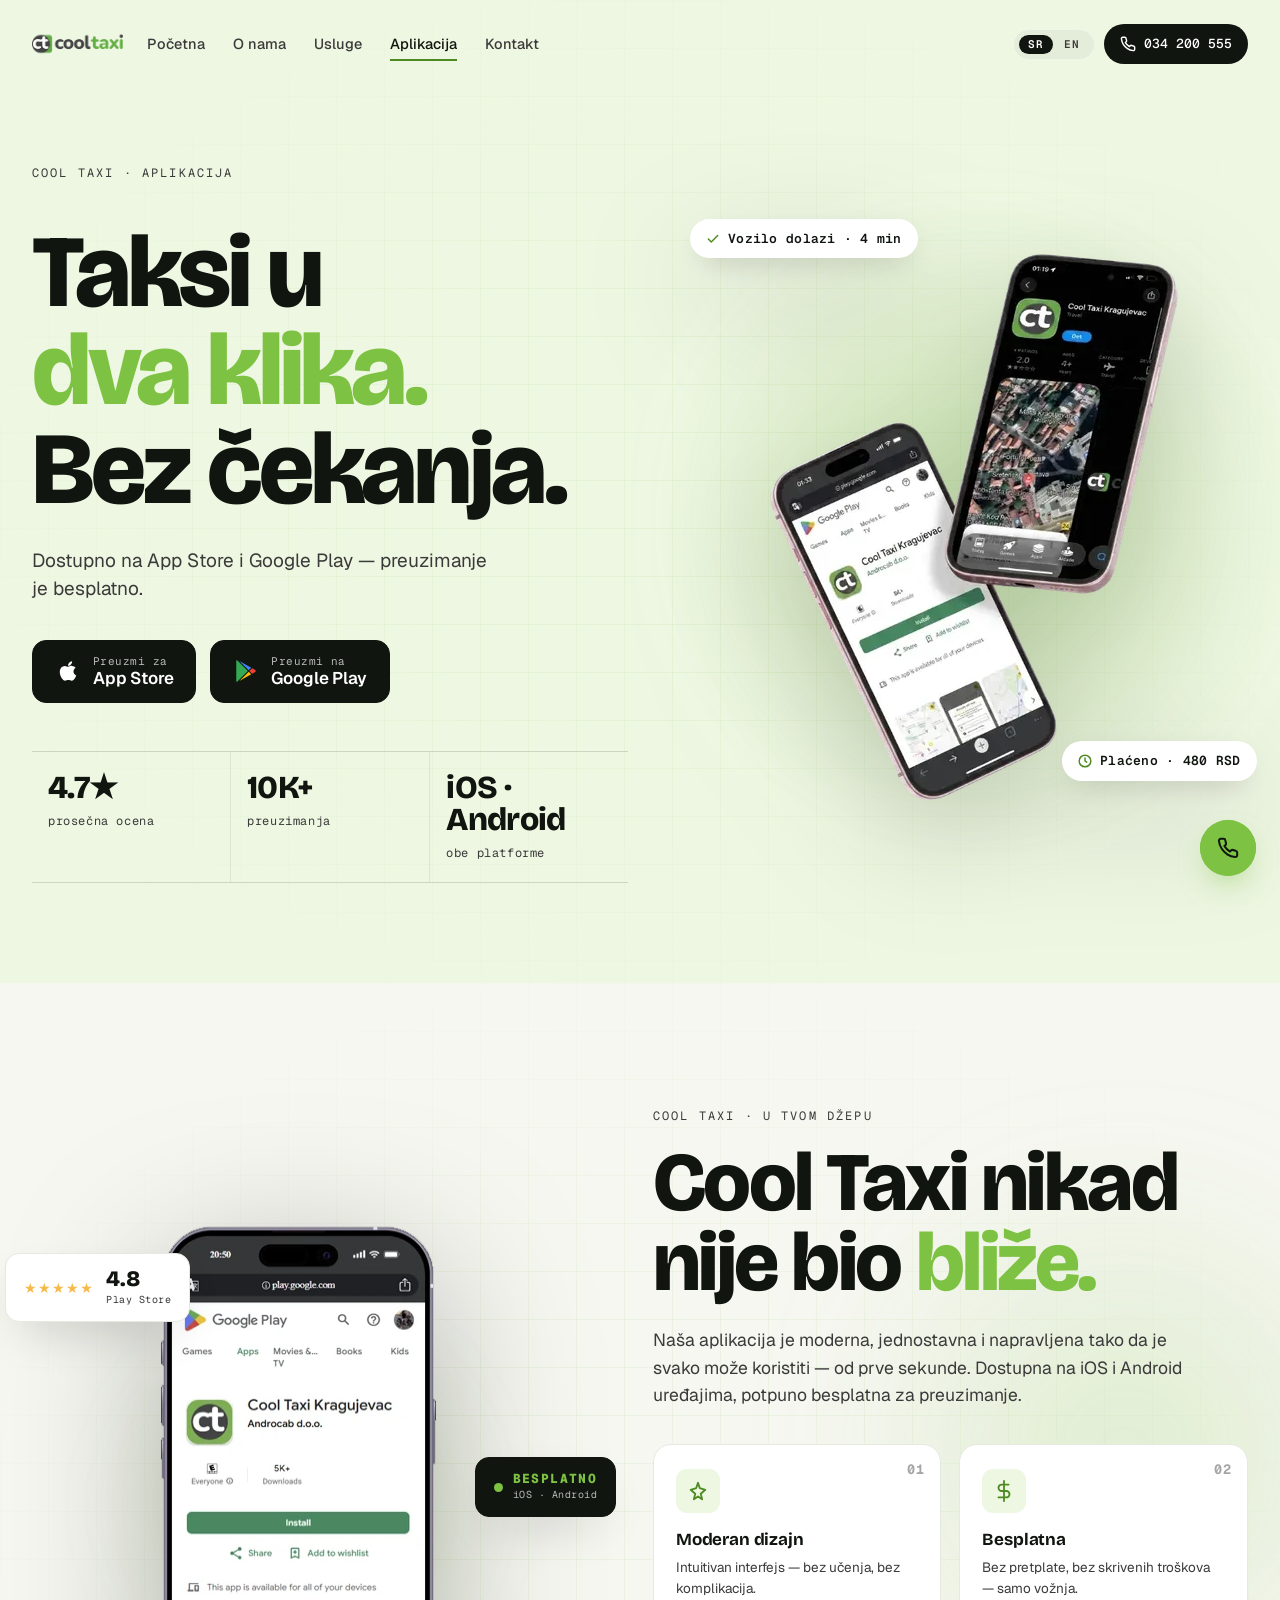
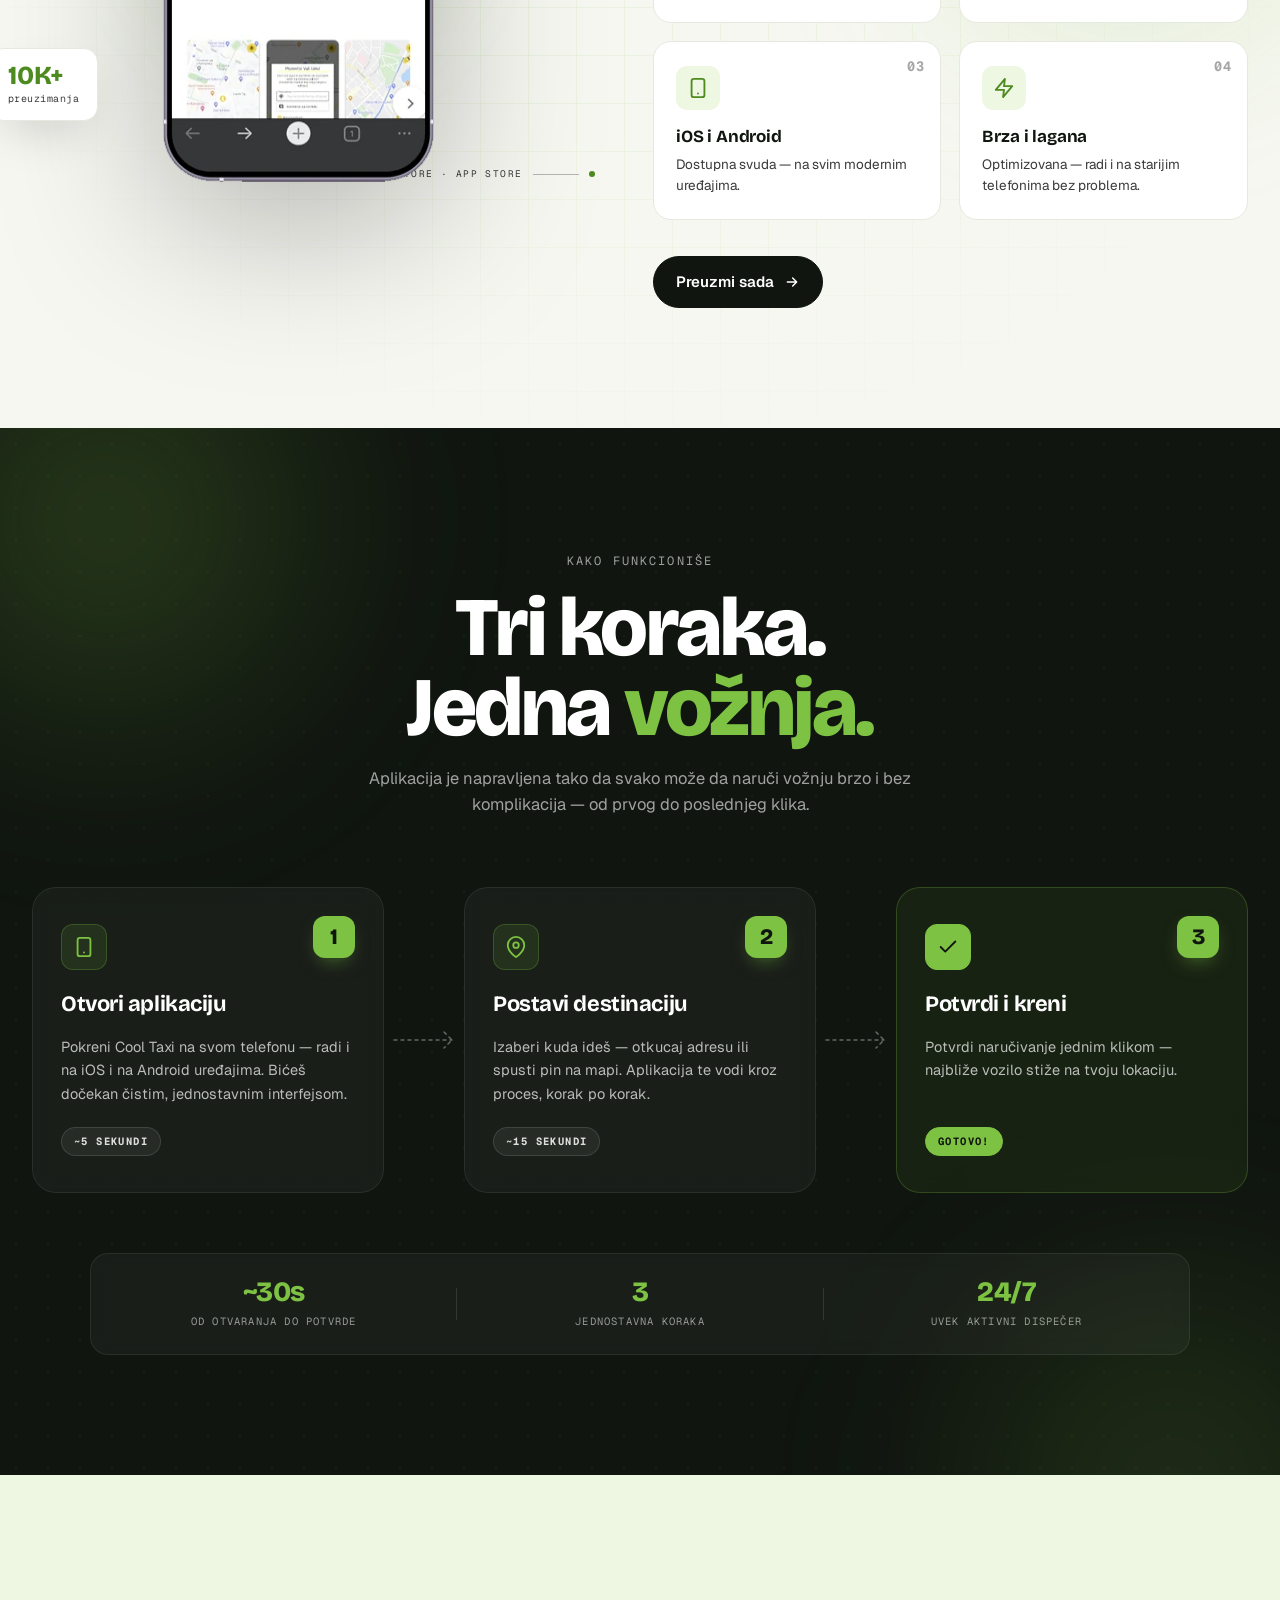
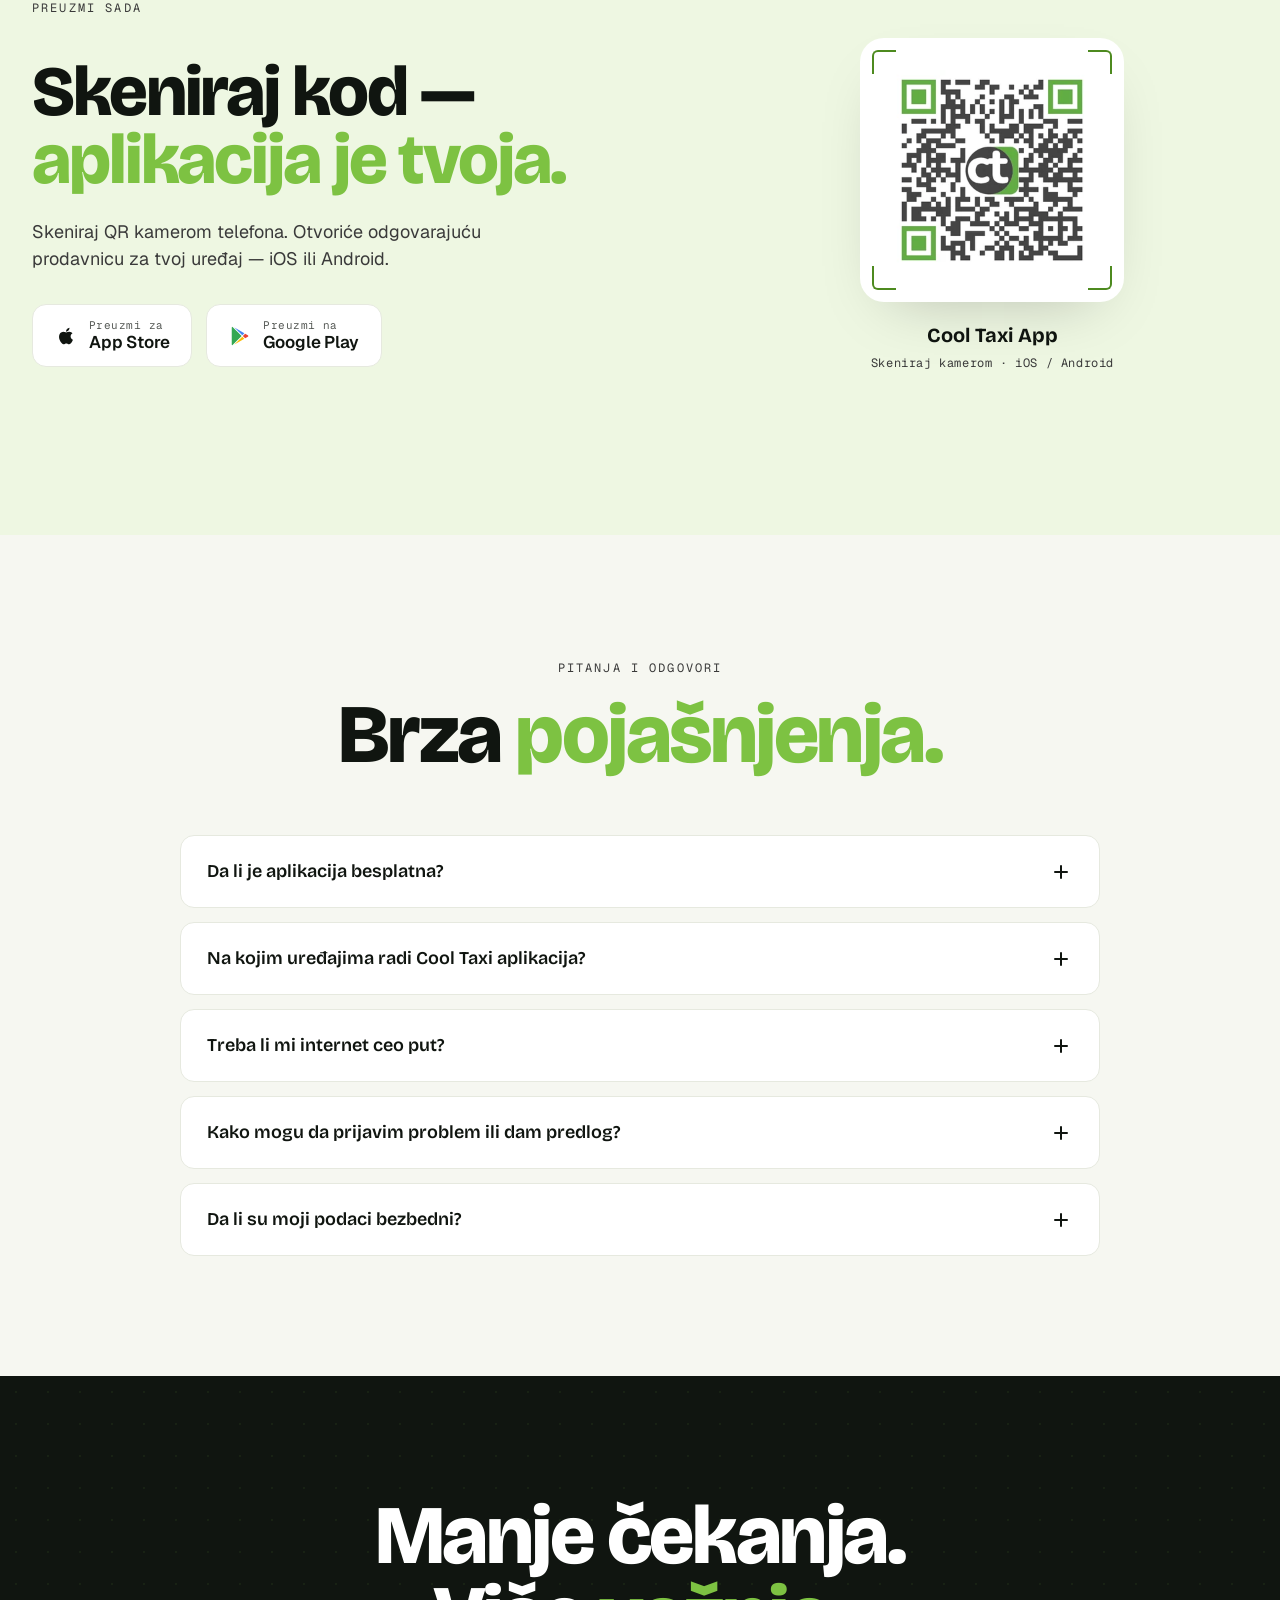
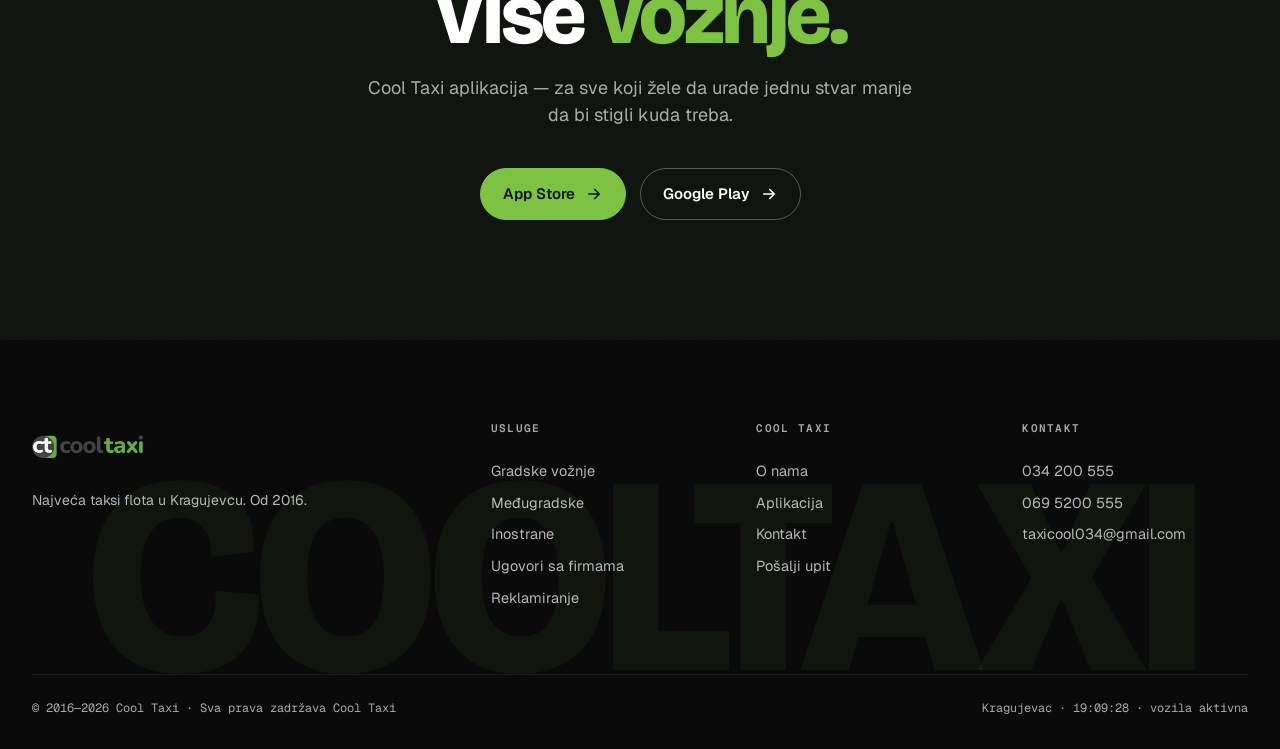
<file: aplikacija.html>
<!doctype html>
<html lang="sr-RS">
<head>
<meta charset="utf-8">
<meta name="viewport" content="width=device-width, initial-scale=1">

<title data-en="Cool Taxi app — iOS & Android · Taxi Kragujevac in 2 taps">Cool Taxi aplikacija — iOS & Android · Taxi Kragujevac u 2 klika</title>
<meta name="description" content="Cool Taxi aplikacija za iOS i Android — naruči taxi u Kragujevcu u dva klika, plati karticom, prati vozilo uživo. Besplatno preuzimanje na App Store i Google Play." data-en-content="Cool Taxi app for iOS and Android — book a taxi in Kragujevac in two taps, pay by card, track the car live. Free download on App Store and Google Play.">
<meta name="keywords" content="cool taxi aplikacija, taxi aplikacija kragujevac, taxi app kragujevac, cool taxi android, cool taxi ios, taxi app srbija, naruči taxi online kragujevac, taxi aplikacija ios android">
<meta name="author" content="Cool Taxi Kragujevac">
<meta name="robots" content="index, follow, max-image-preview:large">
<meta name="googlebot" content="index, follow, max-image-preview:large">
<meta name="theme-color" content="#7DC242">
<meta name="format-detection" content="telephone=yes">

<meta name="geo.region" content="RS-SU">
<meta name="geo.placename" content="Kragujevac">
<meta name="geo.position" content="44.0128;20.9114">
<meta name="ICBM" content="44.0128, 20.9114">
<meta name="language" content="Serbian">

<!-- Apple smart banner -->
<meta name="apple-itunes-app" content="app-id=6447067516">

<link rel="canonical" href="https://cooltaxikragujevac.com/aplikacija">
<link rel="alternate" hreflang="sr-RS" href="https://cooltaxikragujevac.com/aplikacija">
<link rel="alternate" hreflang="x-default" href="https://cooltaxikragujevac.com/aplikacija">

<meta property="og:type" content="website">
<meta property="og:site_name" content="Cool Taxi Kragujevac">
<meta property="og:title" content="Cool Taxi aplikacija — Taxi Kragujevac u 2 klika" data-en-content="Cool Taxi app — Taxi Kragujevac in 2 taps">
<meta property="og:description" content="iOS & Android — naruči taxi u Kragujevcu u 2 klika, plati karticom, prati vozilo uživo." data-en-content="iOS & Android — book a taxi in Kragujevac in 2 taps, pay by card, track the car live.">
<meta property="og:url" content="https://cooltaxikragujevac.com/aplikacija">
<meta property="og:image" content="https://cooltaxikragujevac.com/assets/og-aplikacija.jpg">
<meta property="og:image:secure_url" content="https://cooltaxikragujevac.com/assets/og-aplikacija.jpg">
<meta property="og:image:type" content="image/jpeg">
<meta property="og:image:width" content="1200">
<meta property="og:image:height" content="630">
<meta property="og:image:alt" content="Cool Taxi aplikacija na iOS i Android" data-en-content="Cool Taxi app on iOS and Android">
<meta property="og:locale" content="sr_RS">

<meta name="twitter:card" content="summary_large_image">
<meta name="twitter:title" content="Cool Taxi aplikacija — Taxi Kragujevac u 2 klika" data-en-content="Cool Taxi app — Taxi Kragujevac in 2 taps">
<meta name="twitter:description" content="iOS & Android — App Store i Google Play." data-en-content="iOS & Android — App Store and Google Play.">
<meta name="twitter:image" content="https://cooltaxikragujevac.com/assets/og-aplikacija.jpg">

<link rel="icon" type="image/png" href="uploads/logozatab.png">
<link rel="shortcut icon" href="uploads/logozatab.png">
<link rel="icon" type="image/png" sizes="512x512" href="assets/logo-512.png">
<link rel="apple-touch-icon" href="assets/logo-512.png">

<link rel="preconnect" href="https://fonts.googleapis.com">
<link rel="preconnect" href="https://fonts.gstatic.com" crossorigin>
<link rel="preload" as="image" href="assets/app-mockup.webp" type="image/webp" fetchpriority="high">
<link rel="preload" href="https://fonts.googleapis.com/css2?family=Bricolage+Grotesque:wght@400;500;600;700;800&family=Geist+Mono:wght@400;500&family=Geist:wght@400;500;600;700&display=swap" as="style" onload="this.onload=null;this.rel='stylesheet'">
<noscript><link href="https://fonts.googleapis.com/css2?family=Bricolage+Grotesque:wght@400;500;600;700;800&family=Geist+Mono:wght@400;500&family=Geist:wght@400;500;600;700&display=swap" rel="stylesheet"></noscript>
<link rel="stylesheet" href="styles.css">

<script src="i18n.js" defer></script>

<script type="application/ld+json">
{
  "@context": "https://schema.org",
  "@graph": [
    {
      "@type": "WebPage",
      "@id": "https://cooltaxikragujevac.com/aplikacija#page",
      "url": "https://cooltaxikragujevac.com/aplikacija",
      "name": "Cool Taxi aplikacija — Taxi Kragujevac",
      "description": "Cool Taxi mobilna aplikacija za iOS i Android — naručivanje, plaćanje karticom i praćenje vozila uživo.",
      "inLanguage": "sr-RS",
      "isPartOf": {"@id": "https://cooltaxikragujevac.com/#website"}
    },
    {
      "@type": "MobileApplication",
      "name": "Cool Taxi Kragujevac",
      "operatingSystem": "iOS",
      "applicationCategory": "TravelApplication",
      "downloadUrl": "https://apps.apple.com/us/app/cool-taxi-kragujevac/id6447067516",
      "installUrl": "https://apps.apple.com/us/app/cool-taxi-kragujevac/id6447067516",
      "image": "https://cooltaxikragujevac.com/assets/app-mockup-full.webp",
      "offers": {"@type": "Offer", "price": "0", "priceCurrency": "RSD"},
      "author": {"@id": "https://cooltaxikragujevac.com/#organization"},
      "publisher": {"@id": "https://cooltaxikragujevac.com/#organization"}
    },
    {
      "@type": "MobileApplication",
      "name": "Cool Taxi Kragujevac",
      "operatingSystem": "Android",
      "applicationCategory": "TravelApplication",
      "downloadUrl": "https://play.google.com/store/apps/details?id=com.androcab.pub.coolkg",
      "installUrl": "https://play.google.com/store/apps/details?id=com.androcab.pub.coolkg",
      "image": "https://cooltaxikragujevac.com/assets/app-mockup-full.webp",
      "offers": {"@type": "Offer", "price": "0", "priceCurrency": "RSD"},
      "author": {"@id": "https://cooltaxikragujevac.com/#organization"},
      "publisher": {"@id": "https://cooltaxikragujevac.com/#organization"}
    },
    {
      "@type": "FAQPage",
      "mainEntity": [
        {
          "@type": "Question",
          "name": "Da li je Cool Taxi aplikacija besplatna?",
          "acceptedAnswer": {"@type": "Answer", "text": "Da, preuzimanje, instalacija i naručivanje vožnje su potpuno besplatni — bez pretplate i bez skrivenih troškova."}
        },
        {
          "@type": "Question",
          "name": "Na kojim uređajima radi Cool Taxi aplikacija?",
          "acceptedAnswer": {"@type": "Answer", "text": "Radi na svim modernim Android i iOS telefonima. Optimizovana je i za starije uređaje."}
        },
        {
          "@type": "Question",
          "name": "Treba li mi internet ceo put?",
          "acceptedAnswer": {"@type": "Answer", "text": "Internet je potreban samo za naručivanje. Kad vozilo stigne i krene, vožnja teče bez veze sa internetom."}
        },
        {
          "@type": "Question",
          "name": "Da li su moji podaci bezbedni?",
          "acceptedAnswer": {"@type": "Answer", "text": "Apsolutno. Podaci se koriste isključivo za obradu vožnje i kontakt sa vozačem — ne dele se sa trećim stranama i čuvaju se u skladu sa zakonom o zaštiti podataka."}
        }
      ]
    },
    {
      "@type": "BreadcrumbList",
      "itemListElement": [
        {"@type": "ListItem", "position": 1, "name": "Početna", "item": "https://cooltaxikragujevac.com/"},
        {"@type": "ListItem", "position": 2, "name": "Aplikacija", "item": "https://cooltaxikragujevac.com/aplikacija"}
      ]
    }
  ]
}
</script>
</head>
<body data-page="app">

<header class="nav" id="nav">
  <a class="brand" href="/" aria-label="Cool Taxi">
    <img src="assets/logo.webp" alt="Cool Taxi" class="brand-logo" width="200" height="97" decoding="async">
  </a>
  <nav class="nav-links">
    <a href="/" data-p="home" data-en="Home">Početna</a>
    <a href="/o-nama" data-p="about" data-en="About">O nama</a>
    <a href="/usluge" data-p="services" data-en="Services">Usluge</a>
    <a href="/aplikacija" data-p="app" class="active" data-en="App">Aplikacija</a>
    <a href="/kontakt" data-p="contact" data-en="Contact">Kontakt</a>
  </nav>
  <button class="lang-switch" type="button" aria-label="Promeni jezik">
    <span class="lang-opt" data-l="sr">SR</span>
    <span class="lang-opt" data-l="en">EN</span>
  </button>
  <a href="tel:034200555" class="nav-cta">
    <svg viewBox="0 0 24 24" width="16" height="16" fill="none" stroke="currentColor" stroke-width="2.2" stroke-linecap="round" stroke-linejoin="round"><path d="M22 16.92v3a2 2 0 0 1-2.18 2 19.79 19.79 0 0 1-8.63-3.07 19.5 19.5 0 0 1-6-6 19.79 19.79 0 0 1-3.07-8.67A2 2 0 0 1 4.11 2h3a2 2 0 0 1 2 1.72 12.84 12.84 0 0 0 .7 2.81 2 2 0 0 1-.45 2.11L8.09 9.91a16 16 0 0 0 6 6l1.27-1.27a2 2 0 0 1 2.11-.45 12.84 12.84 0 0 0 2.81.7A2 2 0 0 1 22 16.92z"/></svg>
    034 200 555
  </a>
  <button class="nav-burger" id="burger" aria-label="Meni" data-en-aria-label="Menu">
    <span></span><span></span><span></span>
  </button>
</header>

<!-- HERO -->
<section class="app-hero">
  <div class="hero-grid"></div>
  <div class="app-hero-inner">
    <div class="app-hero-text">
      <span class="kicker" data-en="Cool Taxi · App">Cool Taxi · Aplikacija</span>
      <h1 class="big-head">
        <span data-en="A taxi in">Taksi u</span><br>
        <em data-en="two taps.">dva klika.</em><br>
        <span data-en="No waiting.">Bez čekanja.</span>
      </h1>
      <p class="app-hero-sub" data-en="Available on App Store and Google Play — download is free.">
        Dostupno na App Store i Google Play — preuzimanje je besplatno.
      </p>

      <div class="store-buttons">
        <a href="https://apps.apple.com/us/app/cool-taxi-kragujevac/id6447067516" target="_blank" rel="noopener" class="store-btn">
          <svg viewBox="0 0 24 24" width="26" height="26" fill="currentColor" aria-hidden="true">
            <path d="M17.05 20.28c-.98.95-2.05.8-3.08.35-1.09-.46-2.09-.48-3.24 0-1.44.62-2.2.44-3.06-.35C2.79 15.25 3.51 7.59 9.05 7.31c1.35.07 2.29.74 3.08.8 1.18-.24 2.31-.93 3.57-.84 1.51.12 2.65.72 3.4 1.8-3.12 1.87-2.38 5.98.48 7.13-.57 1.5-1.31 2.99-2.54 4.09zM12.03 7.25c-.15-2.23 1.66-4.07 3.74-4.25.29 2.58-2.34 4.5-3.74 4.25z"/>
          </svg>
          <span>
            <small data-en="Download on">Preuzmi za</small>
            <strong>App Store</strong>
          </span>
        </a>
        <a href="https://play.google.com/store/apps/details?id=com.androcab.pub.coolkg" target="_blank" rel="noopener" class="store-btn">
          <svg viewBox="0 0 24 24" width="26" height="26" aria-hidden="true">
            <path d="M3.609 1.814 13.792 12 3.609 22.186a.996.996 0 0 1-.61-.92V2.734c0-.36.213-.687.61-.92z" fill="#34a853"/>
            <path d="M14.499 12.707 16.801 15.009 5.864 21.342l8.635-8.635z" fill="#fbbc04"/>
            <path d="M17.698 9.509 20.505 11.135a1 1 0 0 1 0 1.73l-2.808 1.626L15.069 12l2.629-2.491z" fill="#ea4335"/>
            <path d="M5.864 2.658 16.802 8.99l-2.302 2.303L5.864 2.658z" fill="#4285f4"/>
          </svg>
          <span>
            <small data-en="Get it on">Preuzmi na</small>
            <strong>Google Play</strong>
          </span>
        </a>
      </div>

      <div class="app-meta">
        <div><b>4.7★</b><span data-en="average rating">prosečna ocena</span></div>
        <div><b>10K+</b><span data-en="downloads">preuzimanja</span></div>
        <div><b>iOS · Android</b><span data-en="both platforms">obe platforme</span></div>
      </div>
    </div>

    <div class="app-hero-visual">
      <div class="phone-stage">
        <img src="assets/app-mockup.webp" alt="Cool Taxi aplikacija na iPhone telefonima — App Store i Google Play prikaz" data-en-alt="Cool Taxi app on iPhone — App Store and Google Play preview" width="589" height="884" fetchpriority="high" decoding="async">
        <div class="phone-glow"></div>
        <div class="phone-badge phone-badge-1">
          <svg viewBox="0 0 24 24" width="14" height="14" fill="none" stroke="currentColor" stroke-width="2.5" stroke-linecap="round" stroke-linejoin="round"><path d="M20 6 9 17l-5-5"/></svg>
          <span data-en="Car on the way · 4 min">Vozilo dolazi · 4 min</span>
        </div>
        <div class="phone-badge phone-badge-2">
          <svg viewBox="0 0 24 24" width="14" height="14" fill="none" stroke="currentColor" stroke-width="2.5" stroke-linecap="round" stroke-linejoin="round"><circle cx="12" cy="12" r="10"/><path d="M12 7v5l3 2"/></svg>
          <span data-en="Paid · 480 RSD">Plaćeno · 480 RSD</span>
        </div>
      </div>
    </div>
  </div>
</section>

<!-- APP SHOWCASE — telefon + benefiti -->
<section class="app-showcase" data-screen-label="Aplikacija showcase">
  <div class="aps-bg-grid"></div>
  <div class="aps-bg-blob"></div>

  <div class="aps-inner">

    <!-- LEVO: telefon + plutajuće kartice -->
    <div class="aps-visual">
      <div class="aps-glow"></div>
      <img src="uploads/telefon.webp" alt="Cool Taxi aplikacija" data-en-alt="Cool Taxi app" class="aps-phone" width="370" height="616" loading="lazy" decoding="async">

      <!-- Rating card -->
      <div class="aps-float aps-float-rating">
        <div class="aps-rating-stars">★★★★★</div>
        <div class="aps-rating-body">
          <strong>4.8</strong>
          <span>Play Store</span>
        </div>
      </div>

      <!-- Free badge -->
      <div class="aps-float aps-float-free">
        <span class="aps-float-dot"></span>
        <div class="aps-free-body">
          <strong data-en="FREE">BESPLATNO</strong>
          <span>iOS · Android</span>
        </div>
      </div>

      <!-- Downloads counter -->
      <div class="aps-float aps-float-stat">
        <strong>10K+</strong>
        <span data-en="downloads">preuzimanja</span>
      </div>

      <!-- Spec tick -->
      <div class="aps-tick">
        <span class="aps-tick-label">PLAY STORE · APP STORE</span>
        <span class="aps-tick-line"></span>
        <span class="aps-tick-dot"></span>
      </div>
    </div>

    <!-- DESNO: content -->
    <div class="aps-content">
      <span class="kicker">
        <span class="dot"></span>
        <span data-en="Cool Taxi · In your pocket">Cool Taxi · U tvom džepu</span>
      </span>
      <h2 class="big-head">
        <span data-en="Cool Taxi has never">Cool Taxi nikad</span><br>
        <span data-en="been">nije bio</span> <em data-en="closer.">bliže.</em>
      </h2>
      <p class="aps-lede" data-en="Our app is modern, simple, and built so anyone can use it — right from the first second. Available on iOS and Android, completely free to download.">
        Naša aplikacija je moderna, jednostavna i napravljena tako da je svako može koristiti — od prve sekunde. Dostupna na iOS i Android uređajima, potpuno besplatna za preuzimanje.
      </p>

      <div class="aps-benefits">
        <div class="aps-benefit">
          <span class="aps-benefit-num">01</span>
          <div class="aps-benefit-icon">
            <svg viewBox="0 0 24 24" width="22" height="22" fill="none" stroke="currentColor" stroke-width="2" stroke-linecap="round" stroke-linejoin="round"><path d="m12 3 1.9 5.8L20 10.7l-5 4.3 1.5 6L12 18l-4.5 3 1.5-6-5-4.3 6.1-1.9L12 3z"/></svg>
          </div>
          <strong data-en="Modern design">Moderan dizajn</strong>
          <span data-en="An intuitive layout — no learning curve, no fuss.">Intuitivan interfejs — bez učenja, bez komplikacija.</span>
        </div>
        <div class="aps-benefit">
          <span class="aps-benefit-num">02</span>
          <div class="aps-benefit-icon">
            <svg viewBox="0 0 24 24" width="22" height="22" fill="none" stroke="currentColor" stroke-width="2" stroke-linecap="round" stroke-linejoin="round"><line x1="12" y1="1" x2="12" y2="23"/><path d="M17 5H9.5a3.5 3.5 0 0 0 0 7h5a3.5 3.5 0 0 1 0 7H6"/></svg>
          </div>
          <strong data-en="Free">Besplatna</strong>
          <span data-en="No subscriptions, no hidden fees — just the ride.">Bez pretplate, bez skrivenih troškova — samo vožnja.</span>
        </div>
        <div class="aps-benefit">
          <span class="aps-benefit-num">03</span>
          <div class="aps-benefit-icon">
            <svg viewBox="0 0 24 24" width="22" height="22" fill="none" stroke="currentColor" stroke-width="2" stroke-linecap="round" stroke-linejoin="round"><rect x="5" y="2" width="14" height="20" rx="2.5"/><line x1="12" y1="18" x2="12.01" y2="18"/></svg>
          </div>
          <strong data-en="iOS & Android">iOS i Android</strong>
          <span data-en="Available everywhere — on every modern device.">Dostupna svuda — na svim modernim uređajima.</span>
        </div>
        <div class="aps-benefit">
          <span class="aps-benefit-num">04</span>
          <div class="aps-benefit-icon">
            <svg viewBox="0 0 24 24" width="22" height="22" fill="none" stroke="currentColor" stroke-width="2" stroke-linecap="round" stroke-linejoin="round"><polygon points="13 2 3 14 12 14 11 22 21 10 12 10 13 2"/></svg>
          </div>
          <strong data-en="Fast and light">Brza i lagana</strong>
          <span data-en="Optimized — runs smoothly even on older phones.">Optimizovana — radi i na starijim telefonima bez problema.</span>
        </div>
      </div>

      <div class="aps-ctas">
        <a href="#download" class="btn btn-primary">
          <span data-en="Download now">Preuzmi sada</span>
          <svg viewBox="0 0 24 24" width="16" height="16" fill="none" stroke="currentColor" stroke-width="2.2" stroke-linecap="round" stroke-linejoin="round"><path d="M5 12h14M13 6l6 6-6 6"/></svg>
        </a>
      </div>
    </div>

  </div>
</section>

<!-- HOW IT WORKS -->
<section class="how-app" data-screen-label="Kako funkcioniše">
  <div class="how-bg-glow how-bg-glow-1"></div>
  <div class="how-bg-glow how-bg-glow-2"></div>

  <div class="how-head">
    <span class="kicker light"><span class="dot"></span> <span data-en="How it works">Kako funkcioniše</span></span>
    <h2 class="big-head light"><span data-en="Three steps.">Tri koraka.</span><br><span data-en="One">Jedna</span> <em data-en="ride.">vožnja.</em></h2>
    <p class="how-sub" data-en="The app is built so anyone can book a ride quickly and without fuss — from the first tap to the last.">Aplikacija je napravljena tako da svako može da naruči vožnju brzo i bez komplikacija — od prvog do poslednjeg klika.</p>
  </div>

  <div class="how-steps">
    <div class="how-step">
      <div class="how-step-icon">
        <svg viewBox="0 0 24 24" width="22" height="22" fill="none" stroke="currentColor" stroke-width="2" stroke-linecap="round" stroke-linejoin="round">
          <rect x="5" y="2" width="14" height="20" rx="2.5"/>
          <line x1="12" y1="18" x2="12.01" y2="18"/>
        </svg>
      </div>
      <span class="how-num">1</span>
      <h3 data-en="Open the app">Otvori aplikaciju</h3>
      <p data-en="Launch Cool Taxi on your phone — works on both iOS and Android. You'll get a clean, simple layout right away.">Pokreni Cool Taxi na svom telefonu — radi i na iOS i na Android uređajima. Bićeš dočekan čistim, jednostavnim interfejsom.</p>
      <span class="how-step-tag" data-en="~5 SECONDS">~5 SEKUNDI</span>
    </div>

    <div class="how-arrow">
      <svg viewBox="0 0 64 24" width="64" height="24" fill="none" stroke="rgba(255,255,255,.35)" stroke-width="1.5" stroke-linecap="round" stroke-dasharray="3 4"><path d="M2 12h58M52 4l8 8-8 8"/></svg>
    </div>

    <div class="how-step">
      <div class="how-step-icon">
        <svg viewBox="0 0 24 24" width="22" height="22" fill="none" stroke="currentColor" stroke-width="2" stroke-linecap="round" stroke-linejoin="round">
          <path d="M21 10c0 7-9 13-9 13s-9-6-9-13a9 9 0 0 1 18 0z"/>
          <circle cx="12" cy="10" r="3"/>
        </svg>
      </div>
      <span class="how-num">2</span>
      <h3 data-en="Set destination">Postavi destinaciju</h3>
      <p data-en="Pick where you're going — type the address or drop a pin on the map. The app walks you through it, step by step.">Izaberi kuda ideš — otkucaj adresu ili spusti pin na mapi. Aplikacija te vodi kroz proces, korak po korak.</p>
      <span class="how-step-tag" data-en="~15 SECONDS">~15 SEKUNDI</span>
    </div>

    <div class="how-arrow">
      <svg viewBox="0 0 64 24" width="64" height="24" fill="none" stroke="rgba(255,255,255,.35)" stroke-width="1.5" stroke-linecap="round" stroke-dasharray="3 4"><path d="M2 12h58M52 4l8 8-8 8"/></svg>
    </div>

    <div class="how-step how-step-final">
      <div class="how-step-icon">
        <svg viewBox="0 0 24 24" width="22" height="22" fill="none" stroke="currentColor" stroke-width="2" stroke-linecap="round" stroke-linejoin="round">
          <path d="M20 6 9 17l-5-5"/>
        </svg>
      </div>
      <span class="how-num">3</span>
      <h3 data-en="Confirm and go">Potvrdi i kreni</h3>
      <p data-en="Confirm with one tap — the nearest car heads to your location.">Potvrdi naručivanje jednim klikom — najbliže vozilo stiže na tvoju lokaciju.</p>
      <span class="how-step-tag how-step-tag-final" data-en="DONE!">GOTOVO!</span>
    </div>
  </div>

  <!-- bottom feature strip -->
  <div class="how-foot">
    <div class="how-stat"><b>~30s</b><span data-en="from opening to confirming">od otvaranja do potvrde</span></div>
    <div class="how-stat-divider"></div>
    <div class="how-stat"><b>3</b><span data-en="simple steps">jednostavna koraka</span></div>
    <div class="how-stat-divider"></div>
    <div class="how-stat"><b>24/7</b><span data-en="dispatcher always on">uvek aktivni dispečer</span></div>
  </div>
</section>

<!-- DOWNLOAD BAND with QR -->
<section class="download-band">
  <div class="download-inner">
    <div class="download-text">
      <span class="kicker" data-en="Download now">Preuzmi sada</span>
      <h2 class="big-head"><span data-en="Scan the code —">Skeniraj kod —</span><br><em data-en="the app is yours.">aplikacija je tvoja.</em></h2>
      <p data-en="Scan the QR with your phone camera. It'll open the right store for your device — iOS or Android.">Skeniraj QR kamerom telefona. Otvoriće odgovarajuću prodavnicu za tvoj uređaj — iOS ili Android.</p>
      <div class="store-buttons">
        <a href="https://apps.apple.com/us/app/cool-taxi-kragujevac/id6447067516" target="_blank" rel="noopener" class="store-btn dark">
          <svg viewBox="0 0 24 24" width="22" height="22" fill="currentColor" aria-hidden="true">
            <path d="M17.05 20.28c-.98.95-2.05.8-3.08.35-1.09-.46-2.09-.48-3.24 0-1.44.62-2.2.44-3.06-.35C2.79 15.25 3.51 7.59 9.05 7.31c1.35.07 2.29.74 3.08.8 1.18-.24 2.31-.93 3.57-.84 1.51.12 2.65.72 3.4 1.8-3.12 1.87-2.38 5.98.48 7.13-.57 1.5-1.31 2.99-2.54 4.09zM12.03 7.25c-.15-2.23 1.66-4.07 3.74-4.25.29 2.58-2.34 4.5-3.74 4.25z"/>
          </svg>
          <span><small data-en="Download on">Preuzmi za</small><strong>App Store</strong></span>
        </a>
        <a href="https://play.google.com/store/apps/details?id=com.androcab.pub.coolkg" target="_blank" rel="noopener" class="store-btn dark">
          <svg viewBox="0 0 24 24" width="22" height="22" aria-hidden="true">
            <path d="M3.609 1.814 13.792 12 3.609 22.186a.996.996 0 0 1-.61-.92V2.734c0-.36.213-.687.61-.92z" fill="#34a853"/>
            <path d="M14.499 12.707 16.801 15.009 5.864 21.342l8.635-8.635z" fill="#fbbc04"/>
            <path d="M17.698 9.509 20.505 11.135a1 1 0 0 1 0 1.73l-2.808 1.626L15.069 12l2.629-2.491z" fill="#ea4335"/>
            <path d="M5.864 2.658 16.802 8.99l-2.302 2.303L5.864 2.658z" fill="#4285f4"/>
          </svg>
          <span><small data-en="Get it on">Preuzmi na</small><strong>Google Play</strong></span>
        </a>
      </div>
    </div>
    <div class="download-qr">
      <div class="qr-frame">
        <img src="assets/qr-cooltaxi.webp" alt="QR kod za preuzimanje aplikacije" data-en-alt="QR code to download the app" width="688" height="688" loading="lazy" decoding="async">
        <div class="qr-corners">
          <span></span><span></span><span></span><span></span>
        </div>
      </div>
      <div class="qr-caption">
        <strong>Cool Taxi App</strong>
        <span data-en="Scan with camera · iOS / Android">Skeniraj kamerom · iOS / Android</span>
      </div>
    </div>
  </div>
</section>

<!-- COMPARE -->


<!-- FAQ -->
<section class="faq">
  <div class="faq-head">
    <span class="kicker" data-en="Q&A">Pitanja i odgovori</span>
    <h2 class="big-head"><span data-en="Quick">Brza</span> <em data-en="answers.">pojašnjenja.</em></h2>
  </div>
  <div class="faq-list">
    <details>
      <summary><span data-en="Is the app free?">Da li je aplikacija besplatna?</span><i></i></summary>
      <p data-en="It is. Downloading, installing, and booking a ride are completely free — no subscriptions, no hidden fees.">Jeste. Preuzimanje, instalacija i naručivanje vožnje su potpuno besplatni — bez pretplate i bez skrivenih troškova.</p>
    </details>



    <details>
      <summary><span data-en="Which devices does the Cool Taxi app work on?">Na kojim uređajima radi Cool Taxi aplikacija?</span><i></i></summary>
      <p data-en="It runs on all modern Android and iOS phones. It's optimized to work smoothly even on older devices.">Radi na svim modernim Android i iOS telefonima. Optimizovana je da radi brzo i bez problema čak i na starijim uređajima.</p>
    </details>

    <details>
      <summary><span data-en="Do I need internet the whole ride?">Treba li mi internet ceo put?</span><i></i></summary>
      <p data-en="You only need internet to book the ride. Once the car shows up and you're off, the ride goes on without a connection.">Internet je potreban samo za naručivanje. Kad vozilo stigne i krene, vožnja teče bez veze sa internetom.</p>
    </details>

    <details>
      <summary><span data-en="How do I report an issue or share a suggestion?">Kako mogu da prijavim problem ili dam predlog?</span><i></i></summary>
      <p data-en="Call the dispatcher at 034 200 555 or write to taxicool034@gmail.com. We're around 24/7 — every suggestion and report gets reviewed and used to improve the service.">Pozovi dispečera na 034 200 555 ili napiši na taxicool034@gmail.com. Tu smo 24/7 — svaki predlog i prijava se analiziraju i koriste za unapređenje servisa.</p>
    </details>

    <details>
      <summary><span data-en="Are my details safe?">Da li su moji podaci bezbedni?</span><i></i></summary>
      <p data-en="Absolutely. Your data is used only for the ride and to reach the driver — we don't share it with anyone, and it's kept in line with data protection law.">Apsolutno. Tvoji podaci se koriste isključivo za obradu vožnje i kontakt sa vozačem — ne delimo ih ni sa kim trećim i čuvaju se u skladu sa zakonom o zaštiti podataka.</p>
    </details>
  </div>
</section>

<!-- FINAL CTA -->
<section class="cta-band">
  <div class="cta-inner">
    <h2 class="big-head light">
      <span data-en="Less waiting.">Manje čekanja.</span><br>
      <span data-en="More">Više</span> <em data-en="riding.">vožnje.</em>
    </h2>
    <p style="color:rgba(255,255,255,.65);margin-top:18px;font-size:18px;max-width:560px;margin-left:auto;margin-right:auto" data-en="The Cool Taxi app — for everyone who wants one less thing to do on the way.">Cool Taxi aplikacija — za sve koji žele da urade jednu stvar manje da bi stigli kuda treba.</p>
    <div class="cta-actions">
      <a href="https://apps.apple.com/us/app/cool-taxi-kragujevac/id6447067516" target="_blank" rel="noopener" class="btn btn-primary cta-green">
        App Store
        <svg viewBox="0 0 24 24" width="18" height="18" fill="none" stroke="currentColor" stroke-width="2.2" stroke-linecap="round" stroke-linejoin="round"><path d="M5 12h14M13 6l6 6-6 6"/></svg>
      </a>
      <a href="https://play.google.com/store/apps/details?id=com.androcab.pub.coolkg" target="_blank" rel="noopener" class="btn btn-ghost light">
        Google Play
        <svg viewBox="0 0 24 24" width="18" height="18" fill="none" stroke="currentColor" stroke-width="2.2" stroke-linecap="round" stroke-linejoin="round"><path d="M5 12h14M13 6l6 6-6 6"/></svg>
      </a>
    </div>
  </div>
</section>

<footer class="foot">
  <div class="foot-top">
    <div class="foot-brand">
      <img src="assets/logo.webp" alt="Cool Taxi" class="brand-logo big" width="200" height="97" loading="lazy" decoding="async">
      <p data-en="The largest taxi fleet in Kragujevac. Since 2016.">Najveća taksi flota u Kragujevcu. Od 2016.</p>
    </div>
    <div class="foot-cols">
      <div>
        <h4 class="foot-col-h" data-en="Services">Usluge</h4>
        <a href="/usluge" data-en="City rides">Gradske vožnje</a>
        <a href="/usluge" data-en="Intercity">Međugradske</a>
        <a href="/usluge" data-en="Cross-border">Inostrane</a>
        <a href="/usluge" data-en="Corporate contracts">Ugovori sa firmama</a>
        <a href="/usluge" data-en="Advertising">Reklamiranje</a>
      </div>
      <div>
        <h4 class="foot-col-h">Cool Taxi</h4>
        <a href="/o-nama" data-en="About">O nama</a>
        <a href="/aplikacija" data-en="App">Aplikacija</a>
        <a href="/kontakt" data-en="Contact">Kontakt</a>
        <a href="/usluge#zahtev" data-en="Send inquiry">Pošalji upit</a>
      </div>
      <div>
        <h4 class="foot-col-h" data-en="Contact">Kontakt</h4>
        <a href="tel:034200555">034 200 555</a>
        <a href="https://wa.me/381695200555">069 5200 555</a>
        <a href="mailto:taxicool034@gmail.com">taxicool034@gmail.com</a>
      </div>
    </div>
  </div>
  <div class="foot-bottom">
    <span data-en="© 2016—2026 Cool Taxi · All rights reserved">© 2016—2026 Cool Taxi · Sva prava zadržava Cool Taxi</span>
    <span class="foot-time" id="foot-time">— : —</span>
  </div>
  <div class="foot-watermark">COOLTAXI</div>
</footer>
<a href="tel:034200555" class="fab" aria-label="Pozovi 034 200 555" data-en-aria-label="Call 034 200 555">
  <svg viewBox="0 0 24 24" width="22" height="22" fill="none" stroke="currentColor" stroke-width="2.2" stroke-linecap="round" stroke-linejoin="round"><path d="M22 16.92v3a2 2 0 0 1-2.18 2 19.79 19.79 0 0 1-8.63-3.07 19.5 19.5 0 0 1-6-6 19.79 19.79 0 0 1-3.07-8.67A2 2 0 0 1 4.11 2h3a2 2 0 0 1 2 1.72 12.84 12.84 0 0 0 .7 2.81 2 2 0 0 1-.45 2.11L8.09 9.91a16 16 0 0 0 6 6l1.27-1.27a2 2 0 0 1 2.11-.45 12.84 12.84 0 0 0 2.81.7A2 2 0 0 1 22 16.92z"/></svg>
  <span class="fab-pulse"></span>
</a>
<script src="script.js" defer></script>
</body>
</html>
</file>
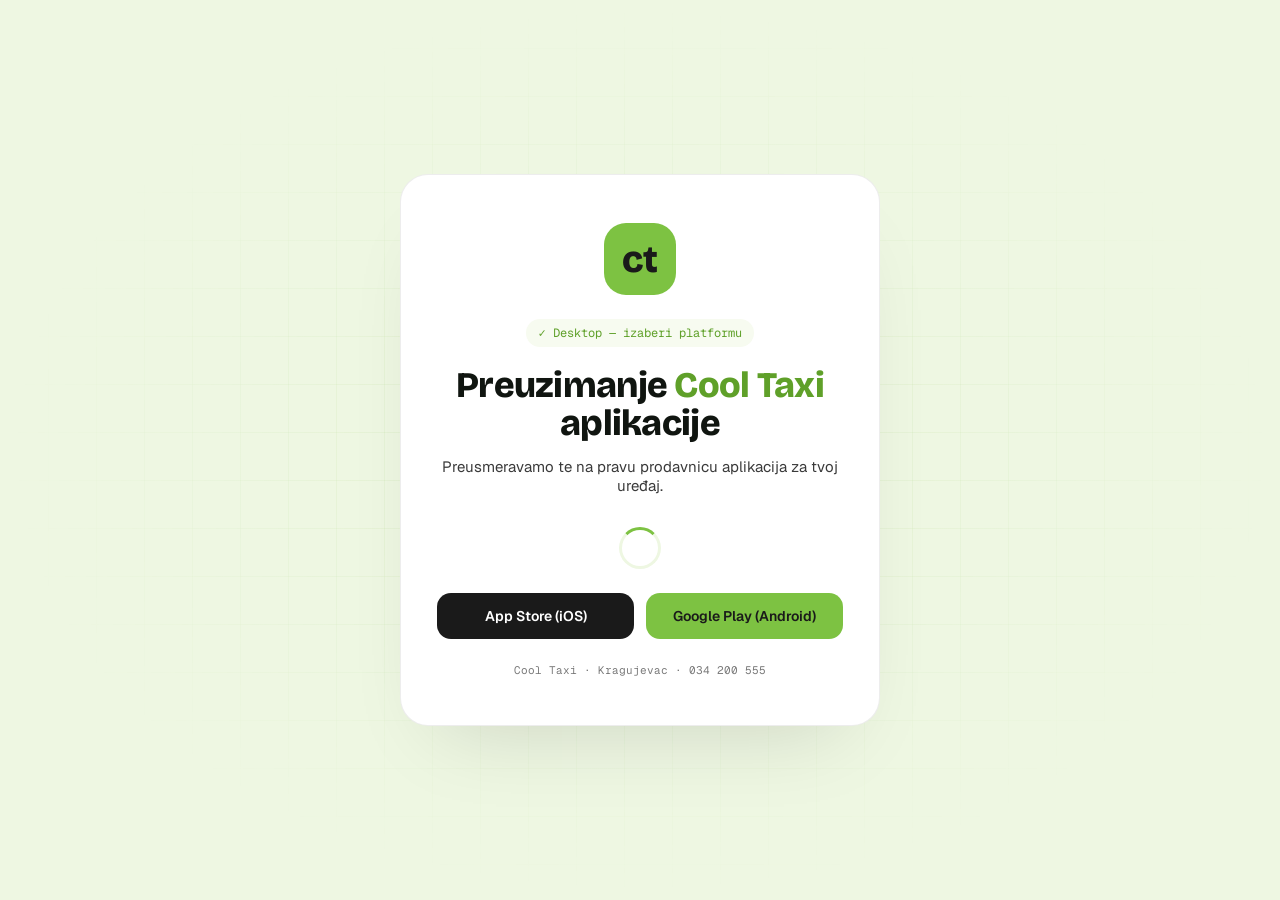
<file: app.html>
<!doctype html>
<html lang="sr-RS">
<head>
<meta charset="utf-8">
<meta name="viewport" content="width=device-width, initial-scale=1">
<title>Cool Taxi · Preuzmi aplikaciju — App Store i Google Play</title>
<meta name="description" content="Preuzmi Cool Taxi aplikaciju za iOS i Android — naruči taxi u Kragujevcu u 2 klika.">
<meta name="robots" content="noindex, follow">
<meta name="theme-color" content="#7DC242">
<link rel="canonical" href="https://cooltaxikragujevac.com/aplikacija">
<link rel="icon" type="image/png" href="uploads/logozatab.png">
<link href="https://fonts.googleapis.com/css2?family=Bricolage+Grotesque:wght@700;800&family=Geist:wght@400;500;600&family=Geist+Mono&display=swap" rel="stylesheet">
<style>
*{box-sizing:border-box;margin:0;padding:0}
body{
  font-family:"Geist",system-ui,sans-serif;
  background:#eef7e2;
  color:#101510;
  min-height:100vh;
  display:flex;align-items:center;justify-content:center;
  padding:32px;
  position:relative;overflow:hidden;
}
body::before{
  content:"";position:absolute;inset:0;
  background-image:
    linear-gradient(rgba(125,194,66,.12) 1px,transparent 1px),
    linear-gradient(90deg,rgba(125,194,66,.12) 1px,transparent 1px);
  background-size:48px 48px;
  mask-image:radial-gradient(ellipse at center,#000,transparent 70%);
}
.box{
  position:relative;z-index:1;
  max-width:480px;width:100%;
  background:#fff;border-radius:28px;
  padding:48px 36px;text-align:center;
  border:1px solid rgba(26,26,26,.08);
  box-shadow:0 40px 80px -40px rgba(0,0,0,.15);
}
.logo{
  width:72px;height:72px;
  background:#7DC242;border-radius:22px;
  display:flex;align-items:center;justify-content:center;
  margin:0 auto 24px;
  font-family:"Bricolage Grotesque";font-weight:800;font-size:38px;color:#1a1a1a;
}
h1{
  font-family:"Bricolage Grotesque";font-weight:800;
  font-size:36px;line-height:1.05;letter-spacing:-.02em;
  margin-bottom:14px;
}
h1 em{color:#5fa029;font-style:normal}
p{color:#3a3a3a;margin-bottom:32px;font-size:15px}
.spinner{
  width:42px;height:42px;margin:0 auto 24px;
  border:3px solid #eef7e2;border-top-color:#7DC242;
  border-radius:50%;
  animation:spin 1s linear infinite;
}
@keyframes spin{to{transform:rotate(360deg)}}
.choice{display:flex;gap:12px;margin-top:24px}
.choice a{
  flex:1;display:flex;align-items:center;justify-content:center;gap:8px;
  padding:14px;border-radius:14px;
  background:#1a1a1a;color:#fff;
  font-size:14px;font-weight:600;
  text-decoration:none;
  transition:background .2s;
}
.choice a:hover{background:#5fa029}
.choice a.android{background:#7DC242;color:#1a1a1a}
.choice a.android:hover{background:#1a1a1a;color:#7DC242}
.foot{
  margin-top:24px;font-family:"Geist Mono",monospace;
  font-size:11px;color:#7a7a7a;
}
.detected{
  font-family:"Geist Mono",monospace;font-size:12px;
  background:#f7fbf0;color:#5fa029;
  display:inline-block;padding:6px 12px;border-radius:999px;
  margin-bottom:20px;
}
</style>
</head>
<body>
<div class="box">
  <div class="logo">ct</div>
  <div class="detected" id="detected" data-en="Detecting your device…">Detektujem uređaj…</div>
  <h1 id="title-h1"><span data-en="Downloading">Preuzimanje</span> <em>Cool Taxi</em> <span data-en="app">aplikacije</span></h1>
  <p data-en="We're sending you to the right app store for your device.">Preusmeravamo te na pravu prodavnicu aplikacija za tvoj uređaj.</p>
  <div class="spinner"></div>
  <div class="choice">
    <a href="https://apps.apple.com/" class="ios">App Store (iOS)</a>
    <a href="https://play.google.com/" class="android">Google Play (Android)</a>
  </div>
  <div class="foot">Cool Taxi · Kragujevac · 034 200 555</div>
</div>
<script>
(function(){
  // pull stored language (same key as i18n.js)
  let lang = 'sr';
  try { lang = localStorage.getItem('cooltaxi-lang') || 'sr'; } catch(e){}
  const isEn = lang === 'en';
  document.documentElement.lang = isEn ? 'en' : 'sr-RS';

  // apply text translations from data-en
  document.querySelectorAll('[data-en]').forEach(el => {
    if (isEn) el.textContent = el.getAttribute('data-en');
  });

  const ua = navigator.userAgent || navigator.vendor || window.opera || '';
  const det = document.getElementById('detected');
  const isIOS = /iPad|iPhone|iPod/.test(ua) && !window.MSStream;
  const isAndroid = /android/i.test(ua);
  const iosUrl = 'https://apps.apple.com/';
  const androidUrl = 'https://play.google.com/';
  const msgs = isEn
    ? { ios: '✓ iOS detected — App Store', and: '✓ Android detected — Google Play', desktop: '✓ Desktop — pick a platform' }
    : { ios: '✓ iOS detektovan — App Store', and: '✓ Android detektovan — Google Play', desktop: '✓ Desktop — izaberi platformu' };
  if (isIOS) {
    det.textContent = msgs.ios;
    setTimeout(() => location.href = iosUrl, 1500);
  } else if (isAndroid) {
    det.textContent = msgs.and;
    setTimeout(() => location.href = androidUrl, 1500);
  } else {
    det.textContent = msgs.desktop;
  }
})();
</script>
</body>
</html>
</file>
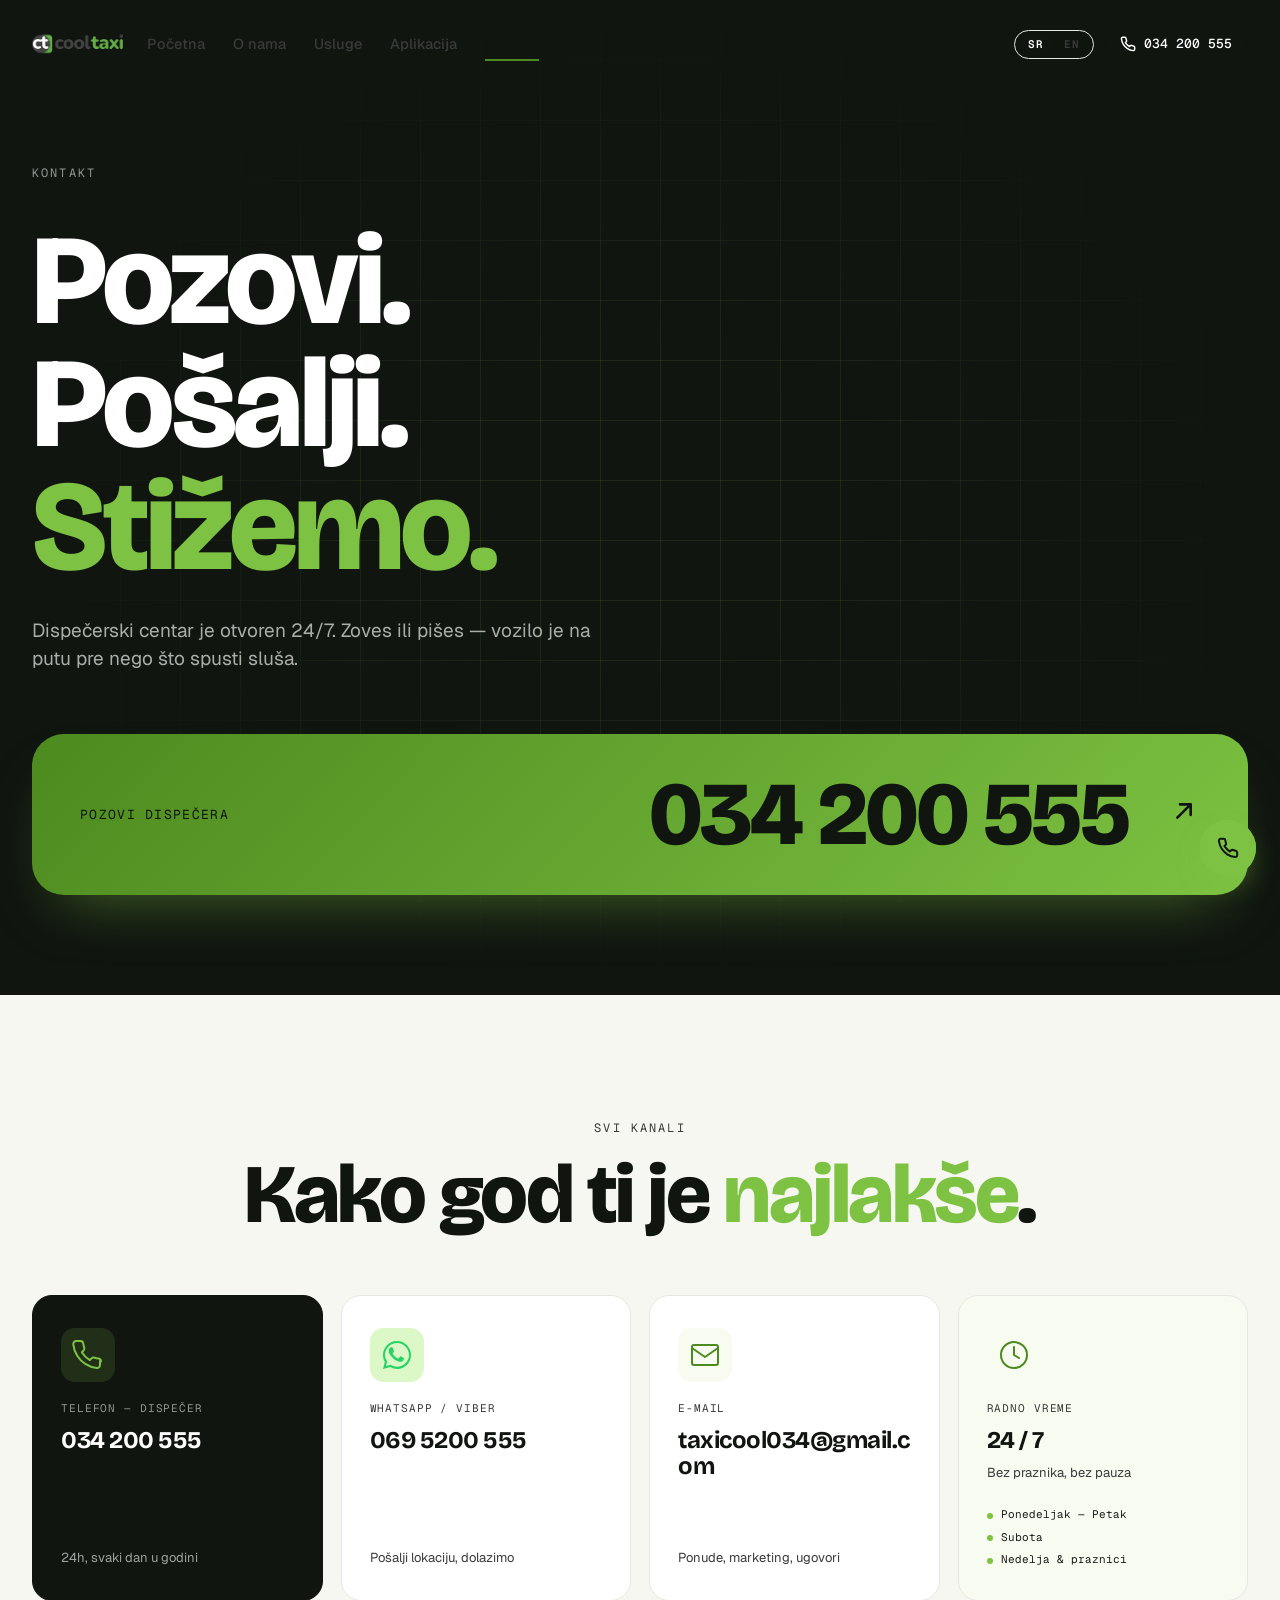
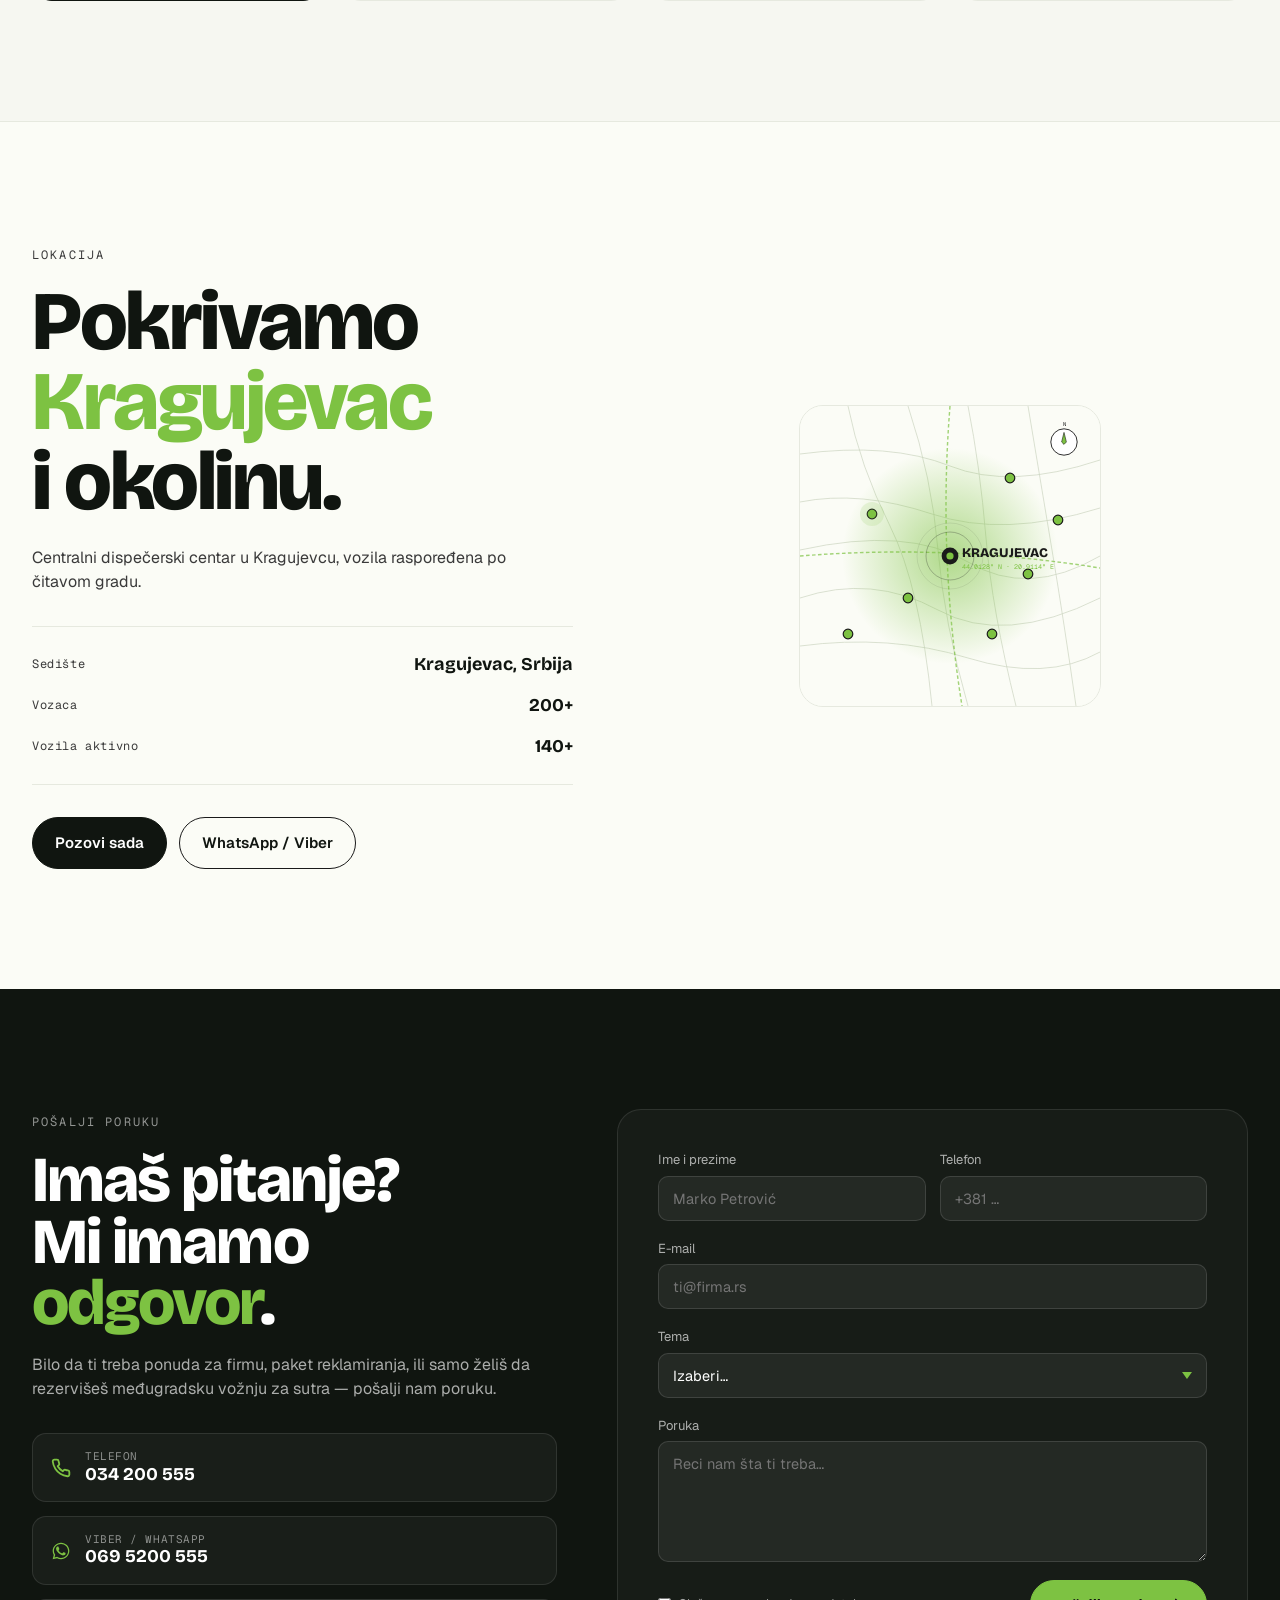
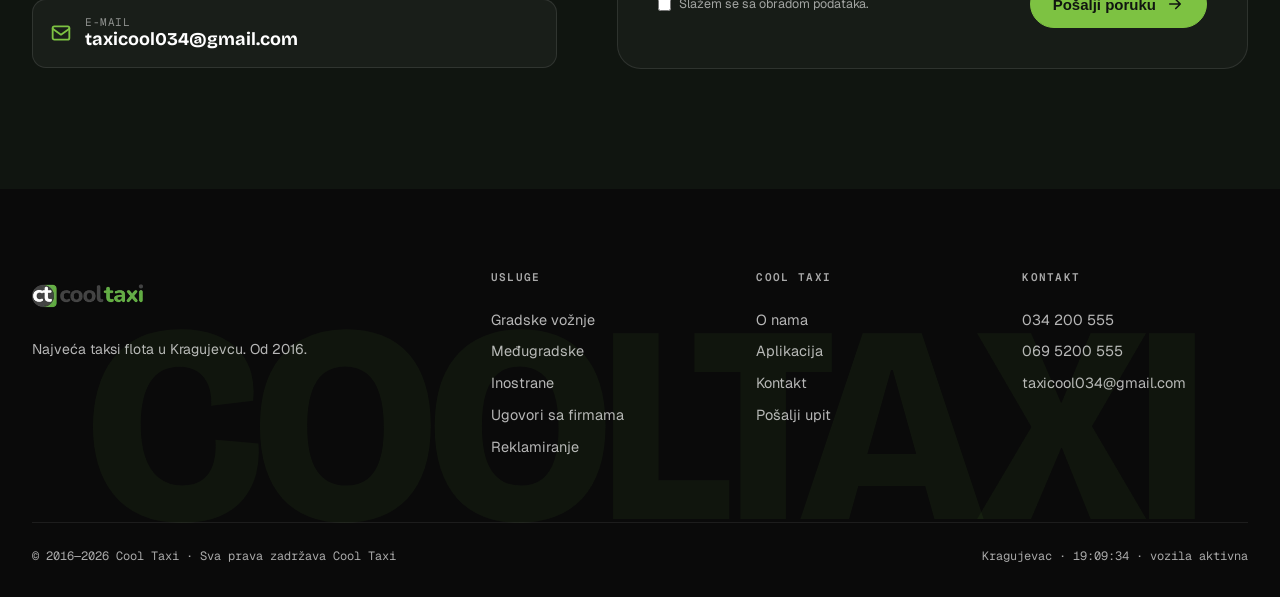
<file: kontakt.html>
<!doctype html>
<html lang="sr-RS">
<head>
<meta charset="utf-8">
<meta name="viewport" content="width=device-width, initial-scale=1">

<title data-en="Contact — Cool Taxi Kragujevac · Call 034 200 555 (24/7)">Kontakt — Cool Taxi Kragujevac · Pozovi 034 200 555 (24/7)</title>
<meta name="description" content="Cool Taxi Kragujevac kontakt — telefon 034 200 555, Viber/WhatsApp 069 5200 555, e-mail taxicool034@gmail.com. Dispečer 24/7, bez praznika i pauza." data-en-content="Cool Taxi Kragujevac contact — phone 034 200 555, Viber/WhatsApp 069 5200 555, email taxicool034@gmail.com. Dispatcher 24/7, no holidays, no breaks.">
<meta name="keywords" content="cool taxi telefon, taxi kragujevac broj, 034 200 555, taxi kontakt kragujevac, taksi prevoz kragujevac telefon, viber taxi kragujevac, cool taxi viber, taksi kg kontakt">
<meta name="author" content="Cool Taxi Kragujevac">
<meta name="robots" content="index, follow, max-image-preview:large">
<meta name="googlebot" content="index, follow, max-image-preview:large">
<meta name="theme-color" content="#7DC242">
<meta name="format-detection" content="telephone=yes">

<meta name="geo.region" content="RS-SU">
<meta name="geo.placename" content="Kragujevac">
<meta name="geo.position" content="44.0128;20.9114">
<meta name="ICBM" content="44.0128, 20.9114">
<meta name="language" content="Serbian">

<link rel="canonical" href="https://cooltaxikragujevac.com/kontakt">
<link rel="alternate" hreflang="sr-RS" href="https://cooltaxikragujevac.com/kontakt">
<link rel="alternate" hreflang="x-default" href="https://cooltaxikragujevac.com/kontakt">

<meta property="og:type" content="website">
<meta property="og:site_name" content="Cool Taxi Kragujevac">
<meta property="og:title" content="Kontakt — Cool Taxi Kragujevac · 034 200 555" data-en-content="Contact — Cool Taxi Kragujevac · 034 200 555">
<meta property="og:description" content="Telefon, Viber, WhatsApp, e-mail — dispečer Cool Taxi-a u Kragujevcu radi 24 sata." data-en-content="Phone, Viber, WhatsApp, email — the Cool Taxi dispatcher in Kragujevac works around the clock.">
<meta property="og:url" content="https://cooltaxikragujevac.com/kontakt">
<meta property="og:image" content="https://cooltaxikragujevac.com/assets/og-kontakt.jpg">
<meta property="og:image:secure_url" content="https://cooltaxikragujevac.com/assets/og-kontakt.jpg">
<meta property="og:image:type" content="image/jpeg">
<meta property="og:image:width" content="1200">
<meta property="og:image:height" content="630">
<meta property="og:locale" content="sr_RS">

<meta name="twitter:card" content="summary_large_image">
<meta name="twitter:title" content="Kontakt — Cool Taxi Kragujevac · 034 200 555" data-en-content="Contact — Cool Taxi Kragujevac · 034 200 555">
<meta name="twitter:description" content="Dispečer 24/7 — telefon, Viber, WhatsApp, e-mail." data-en-content="Dispatcher 24/7 — phone, Viber, WhatsApp, email.">
<meta name="twitter:image" content="https://cooltaxikragujevac.com/assets/og-kontakt.jpg">

<link rel="icon" type="image/png" href="uploads/logozatab.png">
<link rel="shortcut icon" href="uploads/logozatab.png">
<link rel="icon" type="image/png" sizes="512x512" href="assets/logo-512.png">
<link rel="apple-touch-icon" href="assets/logo-512.png">

<link rel="preconnect" href="https://fonts.googleapis.com">
<link rel="preconnect" href="https://fonts.gstatic.com" crossorigin>
<link rel="preload" href="https://fonts.googleapis.com/css2?family=Bricolage+Grotesque:wght@400;500;600;700;800&family=Geist+Mono:wght@400;500&family=Geist:wght@400;500;600;700&display=swap" as="style" onload="this.onload=null;this.rel='stylesheet'">
<noscript><link href="https://fonts.googleapis.com/css2?family=Bricolage+Grotesque:wght@400;500;600;700;800&family=Geist+Mono:wght@400;500&family=Geist:wght@400;500;600;700&display=swap" rel="stylesheet"></noscript>
<link rel="stylesheet" href="styles.css">

<script src="i18n.js" defer></script>

<script type="application/ld+json">
{
  "@context": "https://schema.org",
  "@graph": [
    {
      "@type": "ContactPage",
      "@id": "https://cooltaxikragujevac.com/kontakt#page",
      "url": "https://cooltaxikragujevac.com/kontakt",
      "name": "Kontakt — Cool Taxi Kragujevac",
      "description": "Telefoni, Viber/WhatsApp i e-mail za rezervaciju taxi vožnje u Kragujevcu.",
      "inLanguage": "sr-RS",
      "isPartOf": {"@id": "https://cooltaxikragujevac.com/#website"}
    },
    {
      "@type": ["LocalBusiness", "TaxiService"],
      "@id": "https://cooltaxikragujevac.com/#localbusiness",
      "name": "Cool Taxi Kragujevac",
      "image": "https://cooltaxikragujevac.com/assets/hero-car.webp",
      "logo": "https://cooltaxikragujevac.com/assets/logo-512.png",
      "url": "https://cooltaxikragujevac.com/",
      "telephone": "+381-34-200-555",
      "email": "taxicool034@gmail.com",
      "priceRange": "$$",
      "paymentAccepted": "Cash, Credit Card, Debit Card",
      "openingHoursSpecification": [{
        "@type": "OpeningHoursSpecification",
        "dayOfWeek": ["Monday","Tuesday","Wednesday","Thursday","Friday","Saturday","Sunday"],
        "opens": "00:00",
        "closes": "23:59"
      }],
      "address": {
        "@type": "PostalAddress",
        "addressLocality": "Kragujevac",
        "addressRegion": "Šumadijski okrug",
        "addressCountry": "RS",
        "postalCode": "34000"
      },
      "geo": {
        "@type": "GeoCoordinates",
        "latitude": 44.0128,
        "longitude": 20.9114
      },
      "contactPoint": [
        {
          "@type": "ContactPoint",
          "telephone": "+381-34-200-555",
          "contactType": "reservations",
          "areaServed": "RS",
          "availableLanguage": ["Serbian", "English"],
          "hoursAvailable": {
            "@type": "OpeningHoursSpecification",
            "dayOfWeek": ["Monday","Tuesday","Wednesday","Thursday","Friday","Saturday","Sunday"],
            "opens": "00:00",
            "closes": "23:59"
          }
        },
        {
          "@type": "ContactPoint",
          "telephone": "+381-69-5200-555",
          "contactType": "customer service",
          "areaServed": "RS",
          "availableLanguage": ["Serbian"]
        }
      ]
    },
    {
      "@type": "BreadcrumbList",
      "itemListElement": [
        {"@type": "ListItem", "position": 1, "name": "Početna", "item": "https://cooltaxikragujevac.com/"},
        {"@type": "ListItem", "position": 2, "name": "Kontakt", "item": "https://cooltaxikragujevac.com/kontakt"}
      ]
    }
  ]
}
</script>
</head>
<body data-page="contact">

<header class="nav" id="nav">
  <a class="brand" href="/" aria-label="Cool Taxi">
    <img src="assets/logo.webp" alt="Cool Taxi" class="brand-logo" width="200" height="97" decoding="async">
  </a>
  <nav class="nav-links">
    <a href="/" data-p="home" data-en="Home">Početna</a>
    <a href="/o-nama" data-p="about" data-en="About">O nama</a>
    <a href="/usluge" data-p="services" data-en="Services">Usluge</a>
    <a href="/aplikacija" data-p="app" data-en="App">Aplikacija</a>
    <a href="/kontakt" data-p="contact" class="active" data-en="Contact">Kontakt</a>
  </nav>
  <button class="lang-switch" type="button" aria-label="Promeni jezik">
    <span class="lang-opt" data-l="sr">SR</span>
    <span class="lang-opt" data-l="en">EN</span>
  </button>
  <a href="tel:034200555" class="nav-cta">
    <svg viewBox="0 0 24 24" width="16" height="16" fill="none" stroke="currentColor" stroke-width="2.2" stroke-linecap="round" stroke-linejoin="round"><path d="M22 16.92v3a2 2 0 0 1-2.18 2 19.79 19.79 0 0 1-8.63-3.07 19.5 19.5 0 0 1-6-6 19.79 19.79 0 0 1-3.07-8.67A2 2 0 0 1 4.11 2h3a2 2 0 0 1 2 1.72 12.84 12.84 0 0 0 .7 2.81 2 2 0 0 1-.45 2.11L8.09 9.91a16 16 0 0 0 6 6l1.27-1.27a2 2 0 0 1 2.11-.45 12.84 12.84 0 0 0 2.81.7A2 2 0 0 1 22 16.92z"/></svg>
    034 200 555
  </a>
  <button class="nav-burger" id="burger" aria-label="Meni" data-en-aria-label="Menu">
    <span></span><span></span><span></span>
  </button>
</header>

<section class="contact-hero">
  <div class="ch-bg-grid"></div>
  <div class="ch-inner">
    <span class="kicker light" data-en="Contact">Kontakt</span>
    <h1 class="big-head light">
      <span data-en="Call.">Pozovi.</span><br>
      <span data-en="Text.">Pošalji.</span><br>
      <em data-en="We're on the way.">Stižemo.</em>
    </h1>
    <p class="ch-sub" data-en="The dispatch center is open 24/7. You call or write — and the car is already rolling before you hang up.">
      Dispečerski centar je otvoren 24/7. Zoves ili pišes — vozilo je na putu pre nego što spusti sluša.
    </p>

    <!-- BIG number -->
    <a href="tel:034200555" class="big-call">
      <span class="bc-label" data-en="Call the dispatcher">Pozovi dispečera</span>
      <span class="bc-number">034 200 555</span>
      <span class="bc-arrow">
        <svg viewBox="0 0 24 24" width="32" height="32" fill="none" stroke="currentColor" stroke-width="2" stroke-linecap="round" stroke-linejoin="round"><path d="M7 17 17 7M9 7h8v8"/></svg>
      </span>
    </a>
  </div>
</section>

<!-- Contact channels -->
<section class="contact-channels">
  <div class="cc-head">
    <span class="kicker" data-en="All channels">Svi kanali</span>
    <h2 class="big-head"><span data-en="Whichever way is">Kako god ti je</span> <em data-en="easiest">najlakše</em>.</h2>
  </div>

  <div class="cc-grid">
    <a href="tel:034200555" class="cch cch-primary">
      <div class="cch-icon">
        <svg viewBox="0 0 32 32" width="32" height="32" fill="none" stroke="currentColor" stroke-width="2" stroke-linecap="round" stroke-linejoin="round"><path d="M28 22v4a3 3 0 0 1-3.3 3 26 26 0 0 1-11.4-4.1 25.6 25.6 0 0 1-7.9-7.9A26 26 0 0 1 1.3 5.3 3 3 0 0 1 4.3 2h4a3 3 0 0 1 3 2.6 17 17 0 0 0 .9 3.7 3 3 0 0 1-.7 3.2L9.9 13.2a21 21 0 0 0 7.9 7.9l1.7-1.7a3 3 0 0 1 3.2-.7 17 17 0 0 0 3.7.9 3 3 0 0 1 2.6 3z"/></svg>
      </div>
      <span class="cch-label" data-en="Phone — dispatcher">Telefon — dispečer</span>
      <strong>034 200 555</strong>
      <span class="cch-hint" data-en="24h, every day of the year">24h, svaki dan u godini</span>
    </a>

    <a href="https://wa.me/381695200555" class="cch cch-wa">
      <div class="cch-icon">
        <svg viewBox="0 0 32 32" width="32" height="32" fill="currentColor"><path d="M22.5 18.7c-.4-.2-2.2-1.1-2.6-1.2-.4-.2-.7-.2-.9.2-.3.4-1 1.2-1.3 1.5-.2.3-.5.3-.9.1-.4-.2-1.6-.6-3-1.9-1.1-1-1.9-2.2-2.1-2.6-.2-.4 0-.6.2-.8.2-.2.4-.5.6-.7.2-.2.3-.4.4-.7.1-.3 0-.5 0-.7-.1-.2-.9-2.1-1.2-2.9-.3-.7-.6-.6-.9-.7h-.7c-.3 0-.7.1-1 .5-.4.4-1.4 1.3-1.4 3.3 0 1.9 1.4 3.7 1.6 4 .2.3 2.7 4.1 6.5 5.7 2.3 1 3.2 1.1 4.3.9.7-.1 2.2-.9 2.5-1.8.3-.9.3-1.7.2-1.8-.1-.2-.3-.3-.6-.4zM16 2C8.3 2 2 8.3 2 16c0 2.5.6 4.8 1.8 6.9L2 30l7.3-1.9C11.4 29.4 13.7 30 16 30c7.7 0 14-6.3 14-14S23.7 2 16 2zm0 25.7c-2.2 0-4.3-.6-6.1-1.7l-.4-.3-4.5 1.2 1.2-4.4-.3-.4C4.7 20.4 4 18.2 4 16c0-6.6 5.4-12 12-12s12 5.4 12 12-5.4 11.7-12 11.7z"/></svg>
      </div>
      <span class="cch-label">WhatsApp / Viber</span>
      <strong>069 5200 555</strong>
      <span class="cch-hint" data-en="Drop your location, we'll come">Pošalji lokaciju, dolazimo</span>
    </a>

    <a href="mailto:taxicool034@gmail.com" class="cch">
      <div class="cch-icon">
        <svg viewBox="0 0 32 32" width="32" height="32" fill="none" stroke="currentColor" stroke-width="2" stroke-linecap="round" stroke-linejoin="round"><rect x="3" y="6" width="26" height="20" rx="2"/><path d="m3 9 13 9 13-9"/></svg>
      </div>
      <span class="cch-label" data-en="Email">E-mail</span>
      <strong>taxicool034@gmail.com</strong>
      <span class="cch-hint" data-en="Offers, marketing, contracts">Ponude, marketing, ugovori</span>
    </a>

    <div class="cch cch-hours">
      <div class="cch-icon">
        <svg viewBox="0 0 32 32" width="32" height="32" fill="none" stroke="currentColor" stroke-width="2" stroke-linecap="round" stroke-linejoin="round"><circle cx="16" cy="16" r="13"/><path d="M16 8v8l5 3"/></svg>
      </div>
      <span class="cch-label" data-en="Working hours">Radno vreme</span>
      <strong>24 / 7</strong>
      <span class="cch-hint" data-en="No holidays, no breaks">Bez praznika, bez pauza</span>
      <div class="hours-mini">
        <span><i></i><span data-en="Monday — Friday">Ponedeljak — Petak</span></span>
        <span><i></i><span data-en="Saturday">Subota</span></span>
        <span><i></i><span data-en="Sunday & holidays">Nedelja & praznici</span></span>
      </div>
    </div>
  </div>
</section>

<!-- MAP / LOCATION -->
<section class="contact-map">
  <div class="map-text">
    <span class="kicker" data-en="Location">Lokacija</span>
    <h2 class="big-head"><span data-en="We cover">Pokrivamo</span> <em>Kragujevac</em><br><span data-en="and the area around it.">i okolinu.</span></h2>
    <p data-en="Central dispatch in Kragujevac, with cars spread out across the city.">Centralni dispečerski centar u Kragujevcu, vozila raspoređena po čitavom gradu.</p>
    <div class="map-meta">
      <div><span data-en="Headquarters">Sedište</span><strong data-en="Kragujevac, Serbia">Kragujevac, Srbija</strong></div>
      <div><span data-en="Drivers">Vozaca</span><strong>200+</strong></div>
      <div><span data-en="Cars active">Vozila aktivno</span><strong>140+</strong></div>
    </div>
    <div class="map-cta">
      <a href="tel:034200555" class="btn btn-primary" data-en="Call now">Pozovi sada</a>
      <a href="https://wa.me/381695200555" class="btn btn-ghost">WhatsApp / Viber</a>
    </div>
  </div>

  <div class="map-visual">
    <svg viewBox="0 0 500 500" class="big-map">
      <defs>
        <radialGradient id="cityGlow" cx="50%" cy="50%" r="50%">
          <stop offset="0%" stop-color="#7DC242" stop-opacity=".6"/>
          <stop offset="100%" stop-color="#7DC242" stop-opacity="0"/>
        </radialGradient>
      </defs>
      <rect width="500" height="500" fill="#fbfcf6"/>
      <!-- streets -->
      <g stroke="#cdd5c2" stroke-width="1.2" fill="none">
        <path d="M0 80 Q 150 60 250 100 T 500 90"/>
        <path d="M0 160 Q 100 140 220 180 T 500 170"/>
        <path d="M0 240 Q 180 200 280 260 T 500 250"/>
        <path d="M0 320 Q 120 280 230 340 T 500 320"/>
        <path d="M0 400 Q 150 380 280 420 T 500 410"/>
        <path d="M80 0 Q 100 100 150 200 T 220 500"/>
        <path d="M180 0 Q 220 120 230 240 T 280 500"/>
        <path d="M280 0 Q 300 100 310 220 T 360 500"/>
        <path d="M380 0 Q 400 120 420 240 T 460 500"/>
      </g>
      <g stroke="#7DC242" stroke-width="2.4" fill="none" opacity=".7">
        <path d="M0 250 Q 250 230 500 270" stroke-dasharray="6 4"/>
        <path d="M250 0 Q 230 250 270 500" stroke-dasharray="6 4"/>
      </g>

      <!-- glow -->
      <circle cx="250" cy="250" r="180" fill="url(#cityGlow)"/>

      <!-- car pins distributed -->
      <g class="map-pin"><circle cx="120" cy="180" r="8" fill="#7DC242" stroke="#1a1a1a" stroke-width="2"/><circle cx="120" cy="180" r="20" fill="#7DC242" opacity=".15" class="map-pulse"/></g>
      <g class="map-pin"><circle cx="350" cy="120" r="8" fill="#7DC242" stroke="#1a1a1a" stroke-width="2"/></g>
      <g class="map-pin"><circle cx="180" cy="320" r="8" fill="#7DC242" stroke="#1a1a1a" stroke-width="2"/></g>
      <g class="map-pin"><circle cx="380" cy="280" r="8" fill="#7DC242" stroke="#1a1a1a" stroke-width="2"/></g>
      <g class="map-pin"><circle cx="320" cy="380" r="8" fill="#7DC242" stroke="#1a1a1a" stroke-width="2"/></g>
      <g class="map-pin"><circle cx="80" cy="380" r="8" fill="#7DC242" stroke="#1a1a1a" stroke-width="2"/></g>
      <g class="map-pin"><circle cx="430" cy="190" r="8" fill="#7DC242" stroke="#1a1a1a" stroke-width="2"/></g>

      <!-- center marker -->
      <g class="center-marker">
        <circle cx="250" cy="250" r="40" fill="none" stroke="#1a1a1a" stroke-width="1.5" opacity=".3"/>
        <circle cx="250" cy="250" r="55" fill="none" stroke="#1a1a1a" stroke-width="1" opacity=".15"/>
        <circle cx="250" cy="250" r="14" fill="#1a1a1a"/>
        <circle cx="250" cy="250" r="6" fill="#7DC242"/>
      </g>
      <text x="270" y="252" font-family="Bricolage Grotesque" font-weight="800" font-size="22" fill="#1a1a1a">KRAGUJEVAC</text>
      <text x="270" y="272" font-family="Geist Mono" font-size="11" fill="#7DC242">44.0128° N · 20.9114° E</text>

      <!-- compass -->
      <g transform="translate(440 60)">
        <circle r="22" fill="#fff" stroke="#1a1a1a" stroke-width="1.5"/>
        <path d="M0 -16 L 4 0 L 0 4 L -4 0 Z" fill="#7DC242" stroke="#1a1a1a" stroke-width="1"/>
        <text y="-26" text-anchor="middle" font-family="Geist Mono" font-size="9" fill="#1a1a1a">N</text>
      </g>
    </svg>
  </div>
</section>

<!-- MESSAGE FORM -->
<section class="contact-message">
  <div class="cm-inner">
    <div class="cm-side">
      <span class="kicker light" data-en="Send a message">Pošalji poruku</span>
      <h2 class="big-head light"><span data-en="Got a question?">Imaš pitanje?</span><br><span data-en="We've got an">Mi imamo</span> <em data-en="answer">odgovor</em>.</h2>
      <p data-en="Whether you need a company quote, an advertising package, or just want to book an intercity ride for tomorrow — drop us a message.">Bilo da ti treba ponuda za firmu, paket reklamiranja, ili samo želiš da rezervišeš međugradsku vožnju za sutra — pošalji nam poruku.</p>

      <div class="cm-fast">
        <a href="tel:034200555">
          <svg viewBox="0 0 24 24" width="20" height="20" fill="none" stroke="currentColor" stroke-width="2.2" stroke-linecap="round" stroke-linejoin="round"><path d="M22 16.92v3a2 2 0 0 1-2.18 2 19.79 19.79 0 0 1-8.63-3.07 19.5 19.5 0 0 1-6-6 19.79 19.79 0 0 1-3.07-8.67A2 2 0 0 1 4.11 2h3a2 2 0 0 1 2 1.72 12.84 12.84 0 0 0 .7 2.81 2 2 0 0 1-.45 2.11L8.09 9.91a16 16 0 0 0 6 6l1.27-1.27a2 2 0 0 1 2.11-.45 12.84 12.84 0 0 0 2.81.7A2 2 0 0 1 22 16.92z"/></svg>
          <div><span data-en="Phone">Telefon</span><strong>034 200 555</strong></div>
        </a>
        <a href="https://wa.me/381695200555">
          <svg viewBox="0 0 24 24" width="20" height="20" fill="currentColor"><path d="M17.5 14.4c-.3-.1-1.7-.8-2-.9-.3-.1-.5-.1-.7.1-.2.3-.8.9-1 1.1-.2.2-.4.2-.7.1-.3-.1-1.2-.4-2.3-1.4-.9-.8-1.4-1.7-1.6-2-.2-.3 0-.5.1-.6.1-.1.3-.4.4-.5.1-.2.2-.3.3-.5.1-.2 0-.4 0-.5-.1-.1-.7-1.6-.9-2.2-.2-.6-.5-.5-.7-.5h-.6c-.2 0-.5.1-.7.4-.3.3-1 1-1 2.4 0 1.4 1 2.8 1.2 3 .1.2 2 3 4.8 4.2 1.7.7 2.3.8 3.2.6.5-.1 1.7-.7 2-1.4.2-.7.2-1.2.2-1.4-.1-.1-.3-.2-.6-.4zM12 2C6.5 2 2 6.5 2 12c0 1.7.5 3.4 1.3 4.9L2 22l5.3-1.4c1.4.8 3 1.2 4.7 1.2 5.5 0 10-4.5 10-10S17.5 2 12 2zm0 18.3c-1.5 0-3-.4-4.3-1.2l-.3-.2-3.2.8.9-3.1-.2-.3C4 15 3.5 13.5 3.5 12 3.5 7.3 7.3 3.5 12 3.5S20.5 7.3 20.5 12 16.7 20.3 12 20.3z"/></svg>
          <div><span>Viber / WhatsApp</span><strong>069 5200 555</strong></div>
        </a>
        <a href="mailto:taxicool034@gmail.com">
          <svg viewBox="0 0 24 24" width="20" height="20" fill="none" stroke="currentColor" stroke-width="2.2" stroke-linecap="round" stroke-linejoin="round"><rect x="2" y="4" width="20" height="16" rx="2"/><path d="m2 7 10 7 10-7"/></svg>
          <div><span data-en="Email">E-mail</span><strong>taxicool034@gmail.com</strong></div>
        </a>
      </div>
    </div>

    <form class="request-form cm-form" onsubmit="return submitForm(event)">
      <div class="row">
        <label><span data-en="First and last name">Ime i prezime</span><input type="text" name="name" placeholder="Marko Petrović" required></label>
        <label><span data-en="Phone">Telefon</span><input type="tel" name="phone" placeholder="+381 …" required></label>
      </div>
      <label class="full"><span data-en="Email">E-mail</span><input type="email" name="email" placeholder="ti@firma.rs" data-en-placeholder="you@company.com" required></label>
      <label class="full">
        <span data-en="Topic">Tema</span>
        <select name="topic" required>
          <option value="" data-en="Choose…">Izaberi…</option>
          <option data-en="Book a ride">Rezervacija vožnje</option>
          <option data-en="Corporate contract">Ugovor sa firmom</option>
          <option data-en="Advertising">Reklamiranje</option>
          <option data-en="Join the fleet (driver)">Pridruživanje floti (vozač)</option>
          <option data-en="Other">Drugo</option>
        </select>
      </label>
      <label class="full">
        <span data-en="Message">Poruka</span>
        <textarea name="msg" rows="5" placeholder="Reci nam šta ti treba…" data-en-placeholder="Tell us what you need…" required></textarea>
      </label>
      <div class="row form-foot">
        <label class="check"><input type="checkbox" required> <span data-en="I agree to the processing of my data.">Slažem se sa obradom podataka.</span></label>
        <button type="submit" class="btn btn-primary">
          <span data-en="Send message">Pošalji poruku</span>
          <svg viewBox="0 0 24 24" width="18" height="18" fill="none" stroke="currentColor" stroke-width="2.2" stroke-linecap="round" stroke-linejoin="round"><path d="M5 12h14M13 6l6 6-6 6"/></svg>
        </button>
      </div>
      <div class="form-thanks">
        <svg viewBox="0 0 24 24" width="20" height="20" fill="none" stroke="currentColor" stroke-width="2.5" stroke-linecap="round" stroke-linejoin="round"><path d="M20 6 9 17l-5-5"/></svg>
        <span data-en="Thanks — we got your message. We'll be in touch shortly.">Hvala — primili smo poruku. Javljamo se ubrzo.</span>
      </div>
    </form>
  </div>
</section>

<footer class="foot">
  <div class="foot-top">
    <div class="foot-brand">
      <img src="assets/logo.webp" alt="Cool Taxi" class="brand-logo big" width="200" height="97" loading="lazy" decoding="async">
      <p data-en="The largest taxi fleet in Kragujevac. Since 2016.">Najveća taksi flota u Kragujevcu. Od 2016.</p>
    </div>
    <div class="foot-cols">
      <div>
        <h4 class="foot-col-h" data-en="Services">Usluge</h4>
        <a href="/usluge" data-en="City rides">Gradske vožnje</a>
        <a href="/usluge" data-en="Intercity">Međugradske</a>
        <a href="/usluge" data-en="Cross-border">Inostrane</a>
        <a href="/usluge" data-en="Corporate contracts">Ugovori sa firmama</a>
        <a href="/usluge" data-en="Advertising">Reklamiranje</a>
      </div>
      <div>
        <h4 class="foot-col-h">Cool Taxi</h4>
        <a href="/o-nama" data-en="About">O nama</a>
        <a href="/aplikacija" data-en="App">Aplikacija</a>
        <a href="/kontakt" data-en="Contact">Kontakt</a>
        <a href="/usluge#zahtev" data-en="Send inquiry">Pošalji upit</a>
      </div>
      <div>
        <h4 class="foot-col-h" data-en="Contact">Kontakt</h4>
        <a href="tel:034200555">034 200 555</a>
        <a href="https://wa.me/381695200555">069 5200 555</a>
        <a href="mailto:taxicool034@gmail.com">taxicool034@gmail.com</a>
      </div>
    </div>
  </div>
  <div class="foot-bottom">
    <span data-en="© 2016—2026 Cool Taxi · All rights reserved">© 2016—2026 Cool Taxi · Sva prava zadržava Cool Taxi</span>
    <span class="foot-time" id="foot-time">— : —</span>
  </div>
  <div class="foot-watermark">COOLTAXI</div>
</footer>
<a href="tel:034200555" class="fab" aria-label="Pozovi 034 200 555" data-en-aria-label="Call 034 200 555">
  <svg viewBox="0 0 24 24" width="22" height="22" fill="none" stroke="currentColor" stroke-width="2.2" stroke-linecap="round" stroke-linejoin="round"><path d="M22 16.92v3a2 2 0 0 1-2.18 2 19.79 19.79 0 0 1-8.63-3.07 19.5 19.5 0 0 1-6-6 19.79 19.79 0 0 1-3.07-8.67A2 2 0 0 1 4.11 2h3a2 2 0 0 1 2 1.72 12.84 12.84 0 0 0 .7 2.81 2 2 0 0 1-.45 2.11L8.09 9.91a16 16 0 0 0 6 6l1.27-1.27a2 2 0 0 1 2.11-.45 12.84 12.84 0 0 0 2.81.7A2 2 0 0 1 22 16.92z"/></svg>
  <span class="fab-pulse"></span>
</a>
<script src="script.js" defer></script>
</body>
</html>
</file>
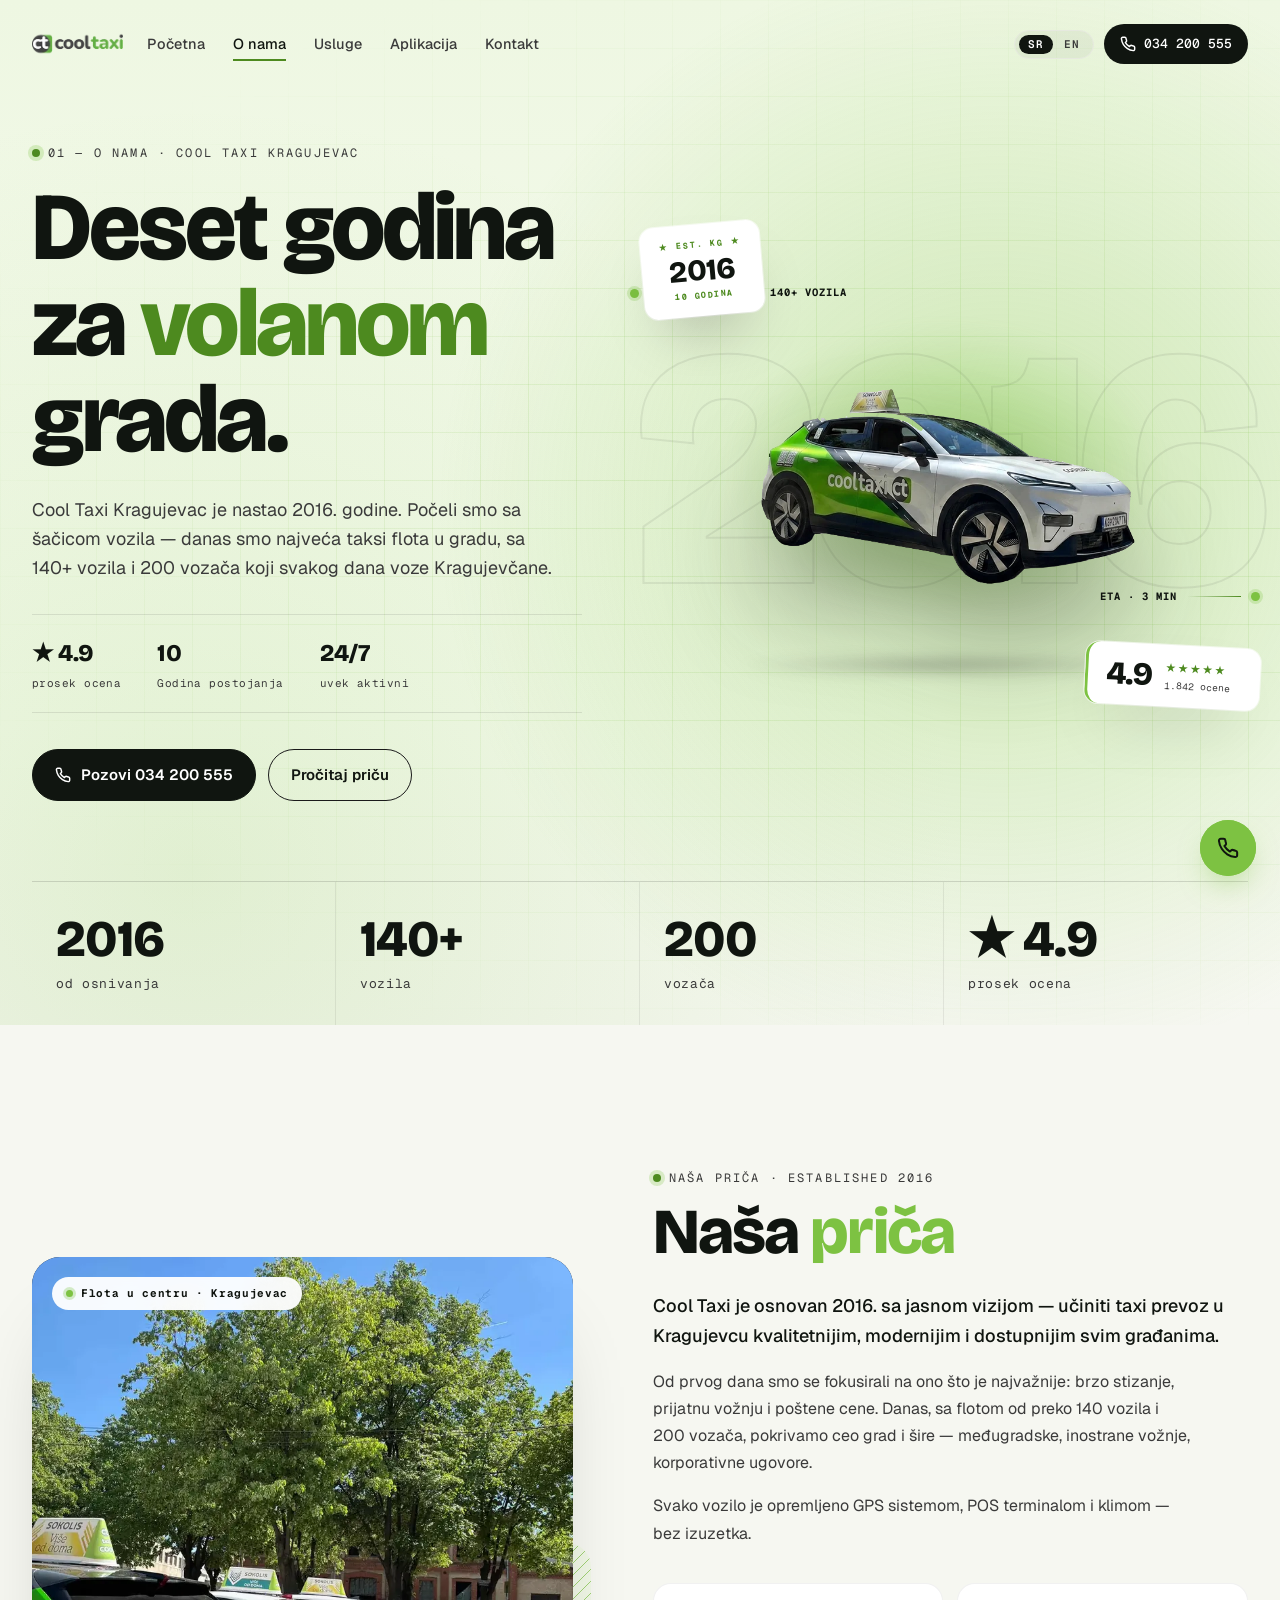
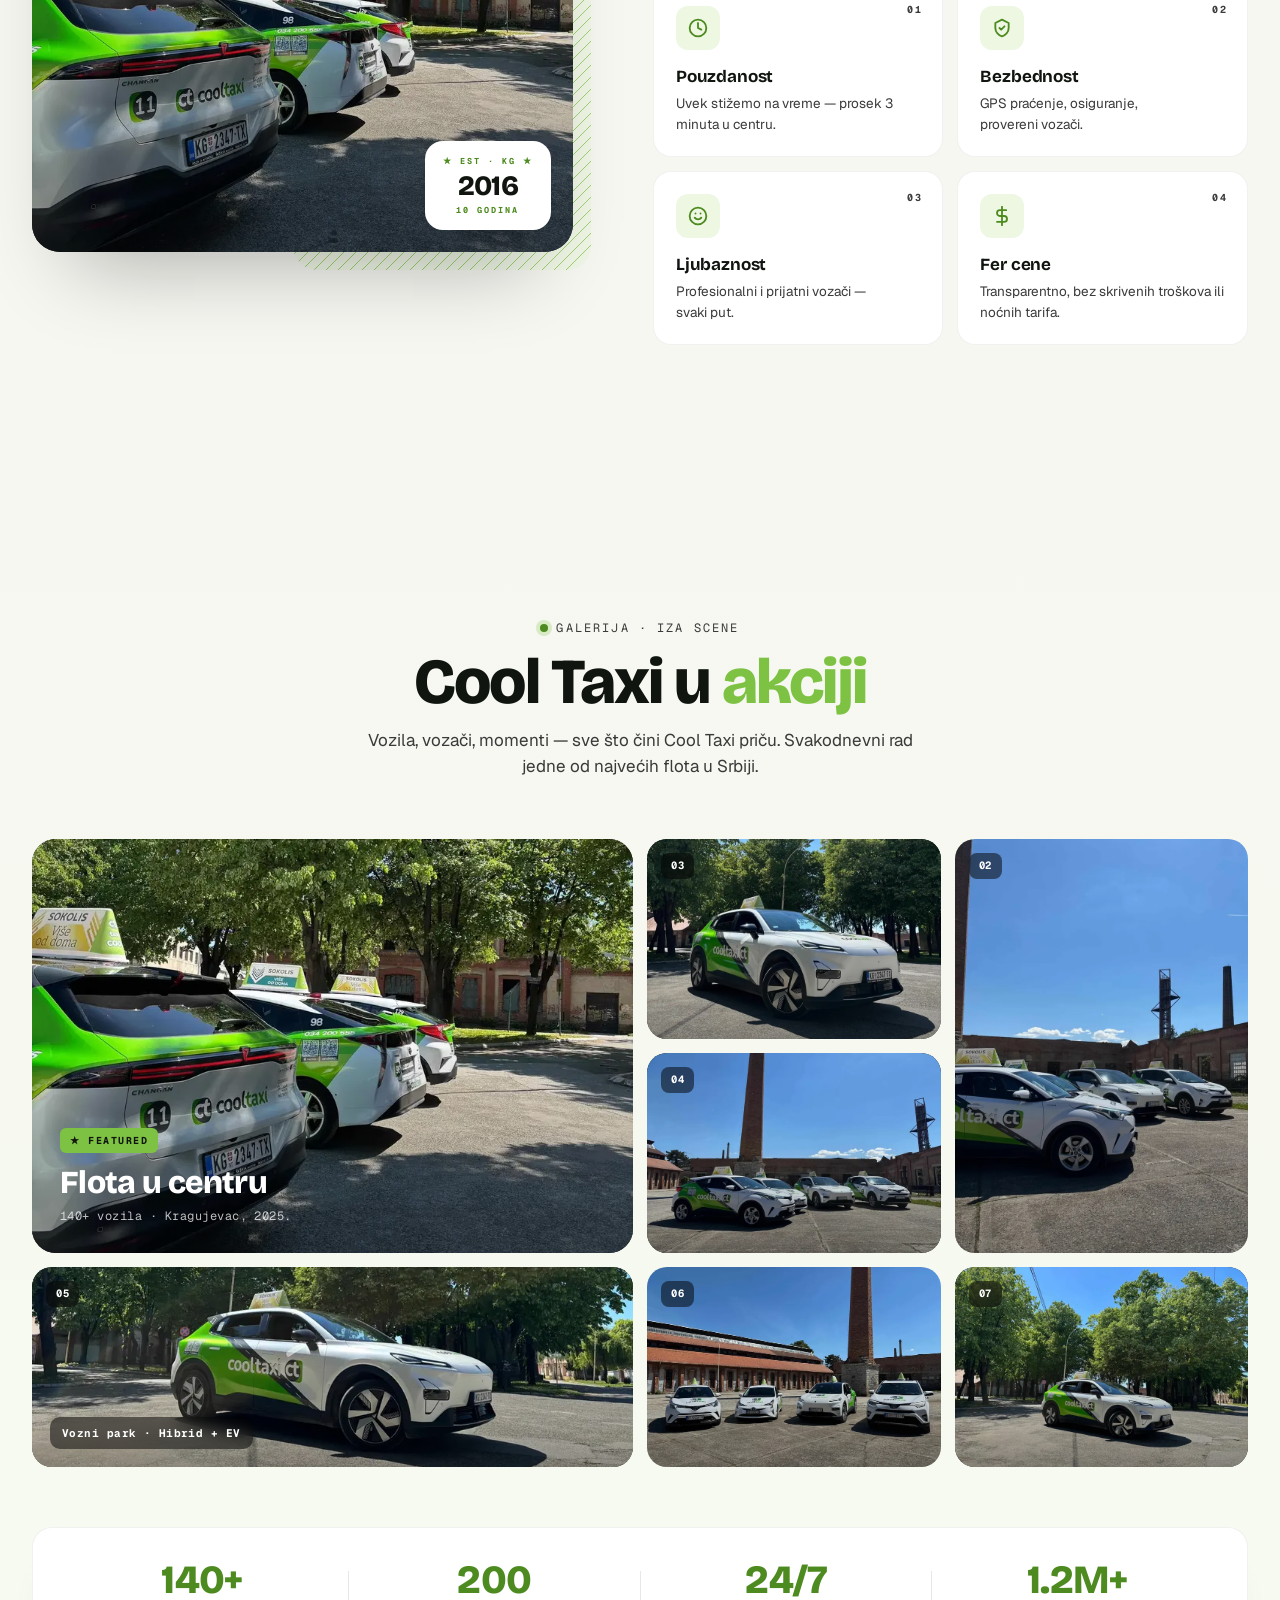
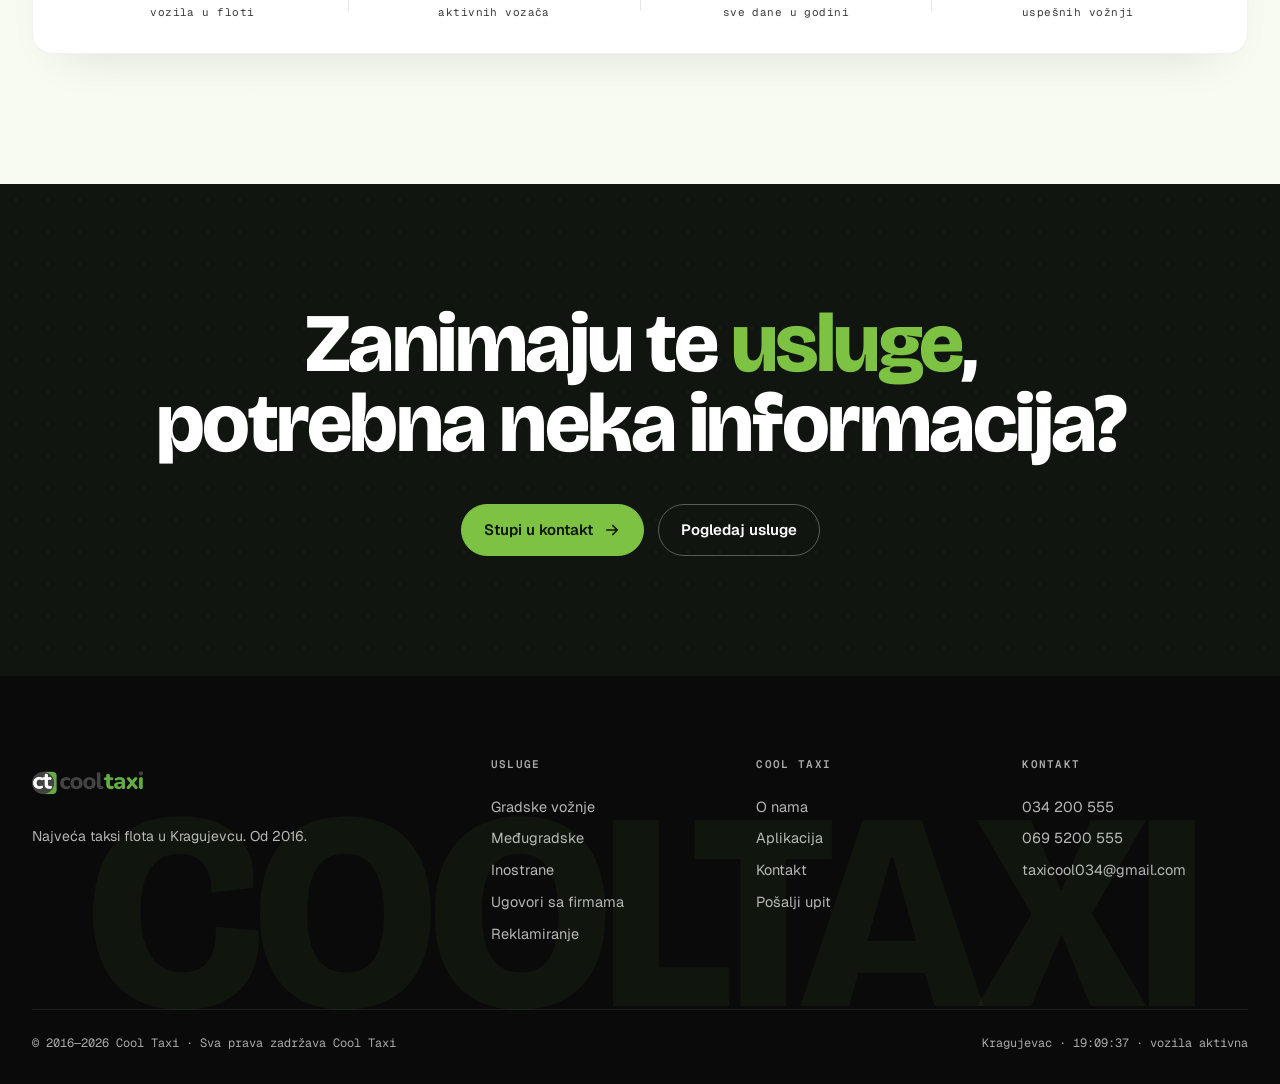
<file: o-nama.html>
<!doctype html>
<html lang="sr-RS">
<head>
<meta charset="utf-8">
<meta name="viewport" content="width=device-width, initial-scale=1">

<title data-en="About — Cool Taxi Kragujevac · The largest taxi fleet in town">O nama — Cool Taxi Kragujevac · Najveća taksi flota u Kragujevcu</title>
<meta name="description" content="Cool Taxi Kragujevac od 2016. — 140+ vozila, 200 vozača, 1.2M+ vožnji. Saznaj priču o najvećoj taksi floti u Kragujevcu, naše vrednosti i kako radimo 24/7." data-en-content="Cool Taxi Kragujevac since 2016 — 140+ cars, 200 drivers, 1.2M+ rides. The story behind Kragujevac's biggest taxi fleet, our values, and how we run 24/7.">
<meta name="keywords" content="cool taxi kragujevac, o nama taxi kragujevac, taxi prevoz kragujevac, taksi kragujevac, cool taxi, najveća taxi flota kragujevac, taxi kg, kragujevac taxi">
<meta name="author" content="Cool Taxi Kragujevac">
<meta name="robots" content="index, follow, max-image-preview:large, max-snippet:-1">
<meta name="googlebot" content="index, follow, max-image-preview:large">
<meta name="theme-color" content="#7DC242">
<meta name="format-detection" content="telephone=yes">

<meta name="geo.region" content="RS-SU">
<meta name="geo.placename" content="Kragujevac">
<meta name="geo.position" content="44.0128;20.9114">
<meta name="ICBM" content="44.0128, 20.9114">
<meta name="language" content="Serbian">

<link rel="canonical" href="https://cooltaxikragujevac.com/o-nama">
<link rel="alternate" hreflang="sr-RS" href="https://cooltaxikragujevac.com/o-nama">
<link rel="alternate" hreflang="x-default" href="https://cooltaxikragujevac.com/o-nama">

<!-- Open Graph -->
<meta property="og:type" content="website">
<meta property="og:site_name" content="Cool Taxi Kragujevac">
<meta property="og:title" content="O nama — Cool Taxi Kragujevac · Od 2016." data-en-content="About — Cool Taxi Kragujevac · Since 2016">
<meta property="og:description" content="Najveća taksi flota u Kragujevcu — 140+ vozila, 200 vozača, 1.2M+ uspešnih vožnji. Naša priča, vrednosti i tim." data-en-content="The largest taxi fleet in Kragujevac — 140+ cars, 200 drivers, 1.2M+ rides completed. Our story, values, and team.">
<meta property="og:url" content="https://cooltaxikragujevac.com/o-nama">
<meta property="og:image" content="https://cooltaxikragujevac.com/assets/og-o-nama.jpg">
<meta property="og:image:secure_url" content="https://cooltaxikragujevac.com/assets/og-o-nama.jpg">
<meta property="og:image:type" content="image/jpeg">
<meta property="og:image:width" content="1200">
<meta property="og:image:height" content="630">
<meta property="og:image:alt" content="Cool Taxi flota u Kragujevcu" data-en-content="Cool Taxi fleet in Kragujevac">
<meta property="og:locale" content="sr_RS">

<meta name="twitter:card" content="summary_large_image">
<meta name="twitter:title" content="O nama — Cool Taxi Kragujevac" data-en-content="About — Cool Taxi Kragujevac">
<meta name="twitter:description" content="Najveća taksi flota u Kragujevcu — od 2016." data-en-content="The largest taxi fleet in Kragujevac — since 2016.">
<meta name="twitter:image" content="https://cooltaxikragujevac.com/assets/og-o-nama.jpg">

<link rel="icon" type="image/png" href="uploads/logozatab.png">
<link rel="shortcut icon" href="uploads/logozatab.png">
<link rel="icon" type="image/png" sizes="512x512" href="assets/logo-512.png">
<link rel="apple-touch-icon" href="assets/logo-512.png">

<link rel="preconnect" href="https://fonts.googleapis.com">
<link rel="preconnect" href="https://fonts.gstatic.com" crossorigin>
<link rel="preload" as="image" href="uploads/autotransparent.webp" type="image/webp" fetchpriority="high">
<link rel="preload" href="https://fonts.googleapis.com/css2?family=Bricolage+Grotesque:wght@400;500;600;700;800&family=Geist+Mono:wght@400;500&family=Geist:wght@400;500;600;700&display=swap" as="style" onload="this.onload=null;this.rel='stylesheet'">
<noscript><link href="https://fonts.googleapis.com/css2?family=Bricolage+Grotesque:wght@400;500;600;700;800&family=Geist+Mono:wght@400;500&family=Geist:wght@400;500;600;700&display=swap" rel="stylesheet"></noscript>
<link rel="stylesheet" href="styles.css">

<script src="i18n.js" defer></script>

<script type="application/ld+json">
{
  "@context": "https://schema.org",
  "@graph": [
    {
      "@type": "AboutPage",
      "@id": "https://cooltaxikragujevac.com/o-nama#aboutpage",
      "url": "https://cooltaxikragujevac.com/o-nama",
      "name": "O nama — Cool Taxi Kragujevac",
      "description": "Priča Cool Taxi Kragujevca — od 2016. godine do najveće taksi flote u gradu.",
      "inLanguage": "sr-RS",
      "isPartOf": {"@id": "https://cooltaxikragujevac.com/#website"},
      "primaryImageOfPage": {
        "@type": "ImageObject",
        "url": "https://cooltaxikragujevac.com/uploads/2.webp"
      },
      "about": {"@id": "https://cooltaxikragujevac.com/#organization"}
    },
    {
      "@type": "Organization",
      "@id": "https://cooltaxikragujevac.com/#organization",
      "name": "Cool Taxi Kragujevac",
      "alternateName": ["Cool Taxi", "Cool Taxi KG"],
      "url": "https://cooltaxikragujevac.com/",
      "logo": "https://cooltaxikragujevac.com/assets/logo-512.png",
      "telephone": "+381-34-200-555",
      "email": "taxicool034@gmail.com",
      "foundingDate": "2016",
      "numberOfEmployees": {"@type": "QuantitativeValue", "minValue": 200},
      "address": {
        "@type": "PostalAddress",
        "addressLocality": "Kragujevac",
        "addressRegion": "Šumadijski okrug",
        "addressCountry": "RS",
        "postalCode": "34000"
      }
    },
    {
      "@type": "BreadcrumbList",
      "itemListElement": [
        {"@type": "ListItem", "position": 1, "name": "Početna", "item": "https://cooltaxikragujevac.com/"},
        {"@type": "ListItem", "position": 2, "name": "O nama", "item": "https://cooltaxikragujevac.com/o-nama"}
      ]
    }
  ]
}
</script>
</head>
<body data-page="about">

<header class="nav" id="nav">
  <a class="brand" href="/" aria-label="Cool Taxi">
    <img src="assets/logo.webp" alt="Cool Taxi" class="brand-logo" width="200" height="97" decoding="async">
  </a>
  <nav class="nav-links">
    <a href="/" data-p="home" data-en="Home">Početna</a>
    <a href="/o-nama" data-p="about" class="active" data-en="About">O nama</a>
    <a href="/usluge" data-p="services" data-en="Services">Usluge</a>
    <a href="/aplikacija" data-p="app" data-en="App">Aplikacija</a>
    <a href="/kontakt" data-p="contact" data-en="Contact">Kontakt</a>
  </nav>
  <button class="lang-switch" type="button" aria-label="Promeni jezik">
    <span class="lang-opt" data-l="sr">SR</span>
    <span class="lang-opt" data-l="en">EN</span>
  </button>
  <a href="tel:034200555" class="nav-cta">
    <svg viewBox="0 0 24 24" width="16" height="16" fill="none" stroke="currentColor" stroke-width="2.2" stroke-linecap="round" stroke-linejoin="round"><path d="M22 16.92v3a2 2 0 0 1-2.18 2 19.79 19.79 0 0 1-8.63-3.07 19.5 19.5 0 0 1-6-6 19.79 19.79 0 0 1-3.07-8.67A2 2 0 0 1 4.11 2h3a2 2 0 0 1 2 1.72 12.84 12.84 0 0 0 .7 2.81 2 2 0 0 1-.45 2.11L8.09 9.91a16 16 0 0 0 6 6l1.27-1.27a2 2 0 0 1 2.11-.45 12.84 12.84 0 0 0 2.81.7A2 2 0 0 1 22 16.92z"/></svg>
    034 200 555
  </a>
  <button class="nav-burger" id="burger" aria-label="Meni" data-en-aria-label="Menu">
    <span></span><span></span><span></span>
  </button>
</header>

<!-- PAGE HERO — premium split sa transparentnim autom -->
<section class="about-hero" data-screen-label="O nama hero">
  <div class="ah-bg-grid"></div>
  <div class="ah-bg-blob"></div>

  <div class="ah-inner">

    <!-- LEVO: editorial -->
    <div class="ah-text">
      <span class="kicker">
        <span class="dot"></span>
        <span data-en="01 — About · Cool Taxi Kragujevac">01 — O nama · Cool Taxi Kragujevac</span>
      </span>
      <h1 class="ah-head">
        <span data-en="Ten years">Deset godina</span><br>
        <span data-en="behind the">za</span> <em data-en="wheel">volanom</em><br>
        <span data-en="of this town.">grada.</span>
      </h1>
      <p class="ah-sub" data-en="Cool Taxi Kragujevac started back in 2016. We began with a handful of cars — today we're the biggest taxi fleet in town, with 140+ cars and 200 drivers moving Kragujevac around every day.">
        Cool Taxi Kragujevac je nastao 2016. godine. Počeli smo sa šačicom vozila — danas smo najveća taksi flota u gradu, sa 140+ vozila i 200 vozača koji svakog dana voze Kragujevčane.
      </p>

      <div class="ah-meta">
        <div><b>★ 4.9</b><span data-en="rating average">prosek ocena</span></div>
        <div><b>10</b><span data-en="years on the road">Godina postojanja</span></div>
        <div><b>24/7</b><span data-en="always on">uvek aktivni</span></div>
      </div>

      <div class="ah-ctas">
        <a href="tel:034200555" class="btn btn-primary">
          <svg viewBox="0 0 24 24" width="16" height="16" fill="none" stroke="currentColor" stroke-width="2.2" stroke-linecap="round" stroke-linejoin="round"><path d="M22 16.92v3a2 2 0 0 1-2.18 2 19.79 19.79 0 0 1-8.63-3.07 19.5 19.5 0 0 1-6-6 19.79 19.79 0 0 1-3.07-8.67A2 2 0 0 1 4.11 2h3a2 2 0 0 1 2 1.72 12.84 12.84 0 0 0 .7 2.81 2 2 0 0 1-.45 2.11L8.09 9.91a16 16 0 0 0 6 6l1.27-1.27a2 2 0 0 1 2.11-.45 12.84 12.84 0 0 0 2.81.7A2 2 0 0 1 22 16.92z"/></svg>
          <span data-en="Call 034 200 555">Pozovi 034 200 555</span>
        </a>
        <a href="#story" class="btn btn-ghost" data-en="Read the story">Pročitaj priču</a>
      </div>
    </div>

    <!-- DESNO: stage sa autom -->
    <div class="ah-visual">
      <!-- pozadinski veliki "2016" outline -->
      <div class="ah-year-bg">2016</div>

      <!-- spec ticks (engineering vibe) -->
      <div class="ah-tick ah-tick-1">
        <span class="ah-tick-dot"></span>
        <span class="ah-tick-line"></span>
        <span class="ah-tick-label" data-en="FLEET · 140+ CARS">FLOTA · 140+ VOZILA</span>
      </div>
      <div class="ah-tick ah-tick-2">
        <span class="ah-tick-label">ETA · 3 MIN</span>
        <span class="ah-tick-line"></span>
        <span class="ah-tick-dot"></span>
      </div>

      <!-- stage sa autom -->
      <div class="ah-stage">
        <div class="ah-stage-glow"></div>
        <img src="uploads/autotransparent.webp" alt="Cool Taxi vozilo" data-en-alt="Cool Taxi car" class="ah-car" width="1024" height="767" fetchpriority="high" decoding="async">
        <div class="ah-stage-shadow"></div>
      </div>

      <!-- EST badge -->
      <div class="ah-badge ah-badge-est">
        <span class="ah-badge-top">★ EST. KG ★</span>
        <strong>2016</strong>
        <span class="ah-badge-bot" data-en="10 YEARS">10 GODINA</span>
      </div>

      <!-- Rating badge -->
      <div class="ah-badge ah-badge-rating">
        <div class="ah-rating-num">4.9</div>
        <div class="ah-rating-info">
          <span class="ah-rating-stars">★★★★★</span>
          <span data-en="1,842 reviews">1.842 ocene</span>
        </div>
      </div>
    </div>

  </div>

  <!-- Bottom stats bar -->
  <div class="ah-stats">
    <div><b>2016</b><span data-en="since founding">od osnivanja</span></div>
    <div><b>140+</b><span data-en="cars">vozila</span></div>
    <div><b>200</b><span data-en="drivers">vozača</span></div>
    <div><b>★ 4.9</b><span data-en="rating average">prosek ocena</span></div>
  </div>
</section>

<!-- STORY — redizajniran -->
<section class="about-story" id="story">
  <div class="as-inner">

    <!-- LEVO: foto sa značkama -->
    <div class="as-photo">
      <div class="as-photo-frame">
        <img src="uploads/2.webp" alt="Cool Taxi flota u Kragujevcu" data-en-alt="Cool Taxi fleet in Kragujevac" width="1200" height="1600" loading="lazy" decoding="async">
        <div class="as-photo-badge">
          <span class="as-photo-badge-dot"></span>
          <span data-en="Fleet downtown · Kragujevac">Flota u centru · Kragujevac</span>
        </div>
        <div class="as-photo-stamp">
          <span class="as-stamp-top">★ EST · KG ★</span>
          <strong>2016</strong>
          <span class="as-stamp-bot" data-en="10 YEARS">10 GODINA</span>
        </div>
      </div>
      <!-- Mali dekorativni decoration trakica iza fotografije -->
      <div class="as-photo-deco"></div>
    </div>

    <!-- DESNO: editorial -->
    <div class="as-content">
      <span class="kicker">
        <span class="dot"></span>
        <span data-en="Our story · Established 2016">Naša priča · Established 2016</span>
      </span>
      <h2 class="big-head"><span data-en="Our">Naša</span> <em data-en="story">priča</em></h2>

      <div class="as-text">
        <p class="lead" data-en="Cool Taxi was founded in 2016 with one clear idea — to make taxi service in Kragujevac better, more modern, and within reach for everyone.">
          Cool Taxi je osnovan 2016. sa jasnom vizijom — učiniti taxi prevoz u Kragujevcu kvalitetnijim, modernijim i dostupnijim svim građanima.
        </p>
        <p data-en="From day one we focused on what actually matters: showing up fast, a nice ride, and fair prices. Today, with a fleet of over 140 cars and 200 drivers, we cover the whole city and beyond — intercity, cross-border rides, corporate contracts.">
          Od prvog dana smo se fokusirali na ono što je najvažnije: brzo stizanje, prijatnu vožnju i poštene cene. Danas, sa flotom od preko 140 vozila i 200 vozača, pokrivamo ceo grad i šire — međugradske, inostrane vožnje, korporativne ugovore.
        </p>
        <p data-en="Every car has GPS, a POS terminal, and air-conditioning — no exceptions.">
         Svako vozilo je opremljeno GPS sistemom, POS terminalom i klimom — bez izuzetka.
        </p>
      </div>

      <!-- 2x2 grid vrednosti -->
      <div class="as-values">
        <div class="as-value">
          <span class="as-value-num">01</span>
          <div class="as-value-icon">
            <svg viewBox="0 0 24 24" width="20" height="20" fill="none" stroke="currentColor" stroke-width="2.2" stroke-linecap="round" stroke-linejoin="round"><circle cx="12" cy="12" r="10"/><path d="M12 6v6l4 2"/></svg>
          </div>
          <strong data-en="Reliable">Pouzdanost</strong>
          <span data-en="We show up on time — about 3 minutes in the center.">Uvek stižemo na vreme — prosek 3 minuta u centru.</span>
        </div>
        <div class="as-value">
          <span class="as-value-num">02</span>
          <div class="as-value-icon">
            <svg viewBox="0 0 24 24" width="20" height="20" fill="none" stroke="currentColor" stroke-width="2.2" stroke-linecap="round" stroke-linejoin="round"><path d="M12 2 4 6v6c0 5 4 9 8 10 4-1 8-5 8-10V6z"/><path d="m9 12 2 2 4-4"/></svg>
          </div>
          <strong data-en="Safe">Bezbednost</strong>
          <span data-en="GPS tracking, insurance, vetted drivers.">GPS praćenje, osiguranje, provereni vozači.</span>
        </div>
        <div class="as-value">
          <span class="as-value-num">03</span>
          <div class="as-value-icon">
            <svg viewBox="0 0 24 24" width="20" height="20" fill="none" stroke="currentColor" stroke-width="2.2" stroke-linecap="round" stroke-linejoin="round"><circle cx="12" cy="12" r="10"/><path d="M8 14s1.5 2 4 2 4-2 4-2"/><line x1="9" y1="9" x2="9.01" y2="9"/><line x1="15" y1="9" x2="15.01" y2="9"/></svg>
          </div>
          <strong data-en="Friendly">Ljubaznost</strong>
          <span data-en="Professional, kind drivers — every single ride.">Profesionalni i prijatni vozači — svaki put.</span>
        </div>
        <div class="as-value">
          <span class="as-value-num">04</span>
          <div class="as-value-icon">
            <svg viewBox="0 0 24 24" width="20" height="20" fill="none" stroke="currentColor" stroke-width="2.2" stroke-linecap="round" stroke-linejoin="round"><line x1="12" y1="1" x2="12" y2="23"/><path d="M17 5H9.5a3.5 3.5 0 0 0 0 7h5a3.5 3.5 0 0 1 0 7H6"/></svg>
          </div>
          <strong data-en="Fair prices">Fer cene</strong>
          <span data-en="Transparent, no hidden fees, no night surcharges.">Transparentno, bez skrivenih troškova ili noćnih tarifa.</span>
        </div>
      </div>
    </div>

  </div>
</section>

<!-- GALERIJA — bento iz uploads -->
<section class="about-gallery">
  <div class="ag-head">
    <span class="kicker">
      <span class="dot"></span>
      <span data-en="Gallery · Behind the scenes">Galerija · Iza scene</span>
    </span>
    <h2 class="big-head"><span data-en="Cool Taxi in">Cool Taxi u</span> <em data-en="action">akciji</em></h2>
    <p data-en="Cars, drivers, little moments — everything that makes the Cool Taxi story. The day-to-day of one of the biggest fleets in Serbia.">Vozila, vozači, momenti — sve što čini Cool Taxi priču. Svakodnevni rad jedne od najvećih flota u Srbiji.</p>
  </div>

  <div class="ag-bento">
    <!-- Glavna featured ploča (top-left, span 2x2) -->
    <a class="ag-tile ag-tile-feature">
      <img src="uploads/2.webp" alt="Cool Taxi flota" data-en-alt="Cool Taxi fleet" width="1200" height="1600" loading="lazy" decoding="async" style="object-position:center 75%">
      <div class="ag-tile-overlay">
        <div class="ag-tile-tag">★ FEATURED</div>
        <strong data-en="Fleet downtown">Flota u centru</strong>
        <span data-en="140+ cars · Kragujevac, 2025">140+ vozila · Kragujevac, 2025.</span>
      </div>
    </a>

    <!-- Tall desni (span 2 rows) -->
    <a class="ag-tile ag-tile-tall">
      <img src="uploads/7.webp" alt="Cool Taxi vozač iz Kragujevca" data-en-alt="Cool Taxi driver from Kragujevac" width="1240" height="1653" loading="lazy" decoding="async">
      <span class="ag-tile-num">02</span>
    </a>

    <!-- Mali kvadrat -->
    <a class="ag-tile">
      <img src="uploads/3.webp" alt="Cool Taxi vozilo na taksi stajalištu u Kragujevcu" data-en-alt="Cool Taxi car at a taxi stand in Kragujevac" width="1240" height="1653" loading="lazy" decoding="async" style="object-position:center 80%">
      <span class="ag-tile-num">03</span>
    </a>

    <!-- Mali kvadrat -->
    <a class="ag-tile">
      <img src="uploads/8.webp" alt="Taksi prevoz Kragujevac — Cool Taxi flota" data-en-alt="Taxi service Kragujevac — Cool Taxi fleet" width="1654" height="1240" loading="lazy" decoding="async" style="object-position:center 75%">
      <span class="ag-tile-num">04</span>
    </a>

    <!-- Wide donji (span 2 cols) -->
    <a class="ag-tile ag-tile-wide">
      <img src="uploads/4.webp" alt="Cool Taxi vozni park — hibridna i električna taksi vozila" data-en-alt="Cool Taxi fleet — hybrid and electric taxi cars" width="1651" height="1238" loading="lazy" decoding="async" style="object-position:center 82%">
      <span class="ag-tile-num">05</span>
      <div class="ag-tile-corner" data-en="Fleet · Hybrid + EV">Vozni park · Hibrid + EV</div>
    </a>

    <!-- Mali kvadrat -->
    <a class="ag-tile">
      <img src="uploads/5.webp" alt="Cool Taxi vozilo — kragujevac taxi" data-en-alt="Cool Taxi car — kragujevac taxi" width="1654" height="1240" loading="lazy" decoding="async">
      <span class="ag-tile-num">06</span>
    </a>

    <!-- Mali kvadrat -->
    <a class="ag-tile">
      <img src="uploads/10.webp" alt="Cool Taxi flota u Kragujevcu — moderna taksi vozila" data-en-alt="Cool Taxi fleet in Kragujevac — modern taxi cars" width="1651" height="1238" loading="lazy" decoding="async" style="object-position:center 75%">
      <span class="ag-tile-num">07</span>
    </a>
  </div>

  <!-- Donji info strip -->
  <div class="ag-foot">
    <div class="ag-foot-item">
      <strong>140+</strong>
      <span data-en="cars in the fleet">vozila u floti</span>
    </div>
    <div class="ag-foot-divider"></div>
    <div class="ag-foot-item">
      <strong>200</strong>
      <span data-en="active drivers">aktivnih vozača</span>
    </div>
    <div class="ag-foot-divider"></div>
    <div class="ag-foot-item">
      <strong>24/7</strong>
      <span data-en="every day of the year">sve dane u godini</span>
    </div>
    <div class="ag-foot-divider"></div>
    <div class="ag-foot-item">
      <strong>1.2M+</strong>
      <span data-en="rides completed">uspešnih vožnji</span>
    </div>
  </div>
</section>

<!-- ECOSYSTEM CTA -->
<section class="cta-band">
  <div class="cta-inner">
    <h2 class="big-head light">
      <span data-en="Interested in our">Zanimaju te</span> <em data-en="services">usluge</em><span data-en=",">,</span><br>
      <span data-en="or need a bit more info?">potrebna neka informacija?</span>
    </h2>
    <div class="cta-actions">
      <a href="/kontakt" class="btn btn-primary cta-green"><span data-en="Get in touch">Stupi u kontakt</span>
        <svg viewBox="0 0 24 24" width="18" height="18" fill="none" stroke="currentColor" stroke-width="2.2" stroke-linecap="round" stroke-linejoin="round"><path d="M5 12h14M13 6l6 6-6 6"/></svg>
      </a>
      <a href="/usluge" class="btn btn-ghost light" data-en="See what we do">Pogledaj usluge</a>
    </div>
  </div>
</section>

<footer class="foot">
  <div class="foot-top">
    <div class="foot-brand">
      <img src="assets/logo.webp" alt="Cool Taxi" class="brand-logo big" width="200" height="97" loading="lazy" decoding="async">
      <p data-en="The largest taxi fleet in Kragujevac. Since 2016.">Najveća taksi flota u Kragujevcu. Od 2016.</p>
    </div>
    <div class="foot-cols">
      <div>
        <h4 class="foot-col-h" data-en="Services">Usluge</h4>
        <a href="/usluge" data-en="City rides">Gradske vožnje</a>
        <a href="/usluge" data-en="Intercity">Međugradske</a>
        <a href="/usluge" data-en="Cross-border">Inostrane</a>
        <a href="/usluge" data-en="Corporate contracts">Ugovori sa firmama</a>
        <a href="/usluge" data-en="Advertising">Reklamiranje</a>
      </div>
      <div>
        <h4 class="foot-col-h">Cool Taxi</h4>
        <a href="/o-nama" data-en="About">O nama</a>
        <a href="/aplikacija" data-en="App">Aplikacija</a>
        <a href="/kontakt" data-en="Contact">Kontakt</a>
        <a href="/usluge#zahtev" data-en="Send inquiry">Pošalji upit</a>
      </div>
      <div>
        <h4 class="foot-col-h" data-en="Contact">Kontakt</h4>
        <a href="tel:034200555">034 200 555</a>
        <a href="https://wa.me/381695200555">069 5200 555</a>
        <a href="mailto:taxicool034@gmail.com">taxicool034@gmail.com</a>
      </div>
    </div>
  </div>
  <div class="foot-bottom">
    <span data-en="© 2016—2026 Cool Taxi · All rights reserved">© 2016—2026 Cool Taxi · Sva prava zadržava Cool Taxi</span>
    <span class="foot-time" id="foot-time">— : —</span>
  </div>
  <div class="foot-watermark">COOLTAXI</div>
</footer>
<a href="tel:034200555" class="fab" aria-label="Pozovi 034 200 555" data-en-aria-label="Call 034 200 555">
  <svg viewBox="0 0 24 24" width="22" height="22" fill="none" stroke="currentColor" stroke-width="2.2" stroke-linecap="round" stroke-linejoin="round"><path d="M22 16.92v3a2 2 0 0 1-2.18 2 19.79 19.79 0 0 1-8.63-3.07 19.5 19.5 0 0 1-6-6 19.79 19.79 0 0 1-3.07-8.67A2 2 0 0 1 4.11 2h3a2 2 0 0 1 2 1.72 12.84 12.84 0 0 0 .7 2.81 2 2 0 0 1-.45 2.11L8.09 9.91a16 16 0 0 0 6 6l1.27-1.27a2 2 0 0 1 2.11-.45 12.84 12.84 0 0 0 2.81.7A2 2 0 0 1 22 16.92z"/></svg>
  <span class="fab-pulse"></span>
</a>
<script src="script.js" defer></script>
</body>
</html>
</file>
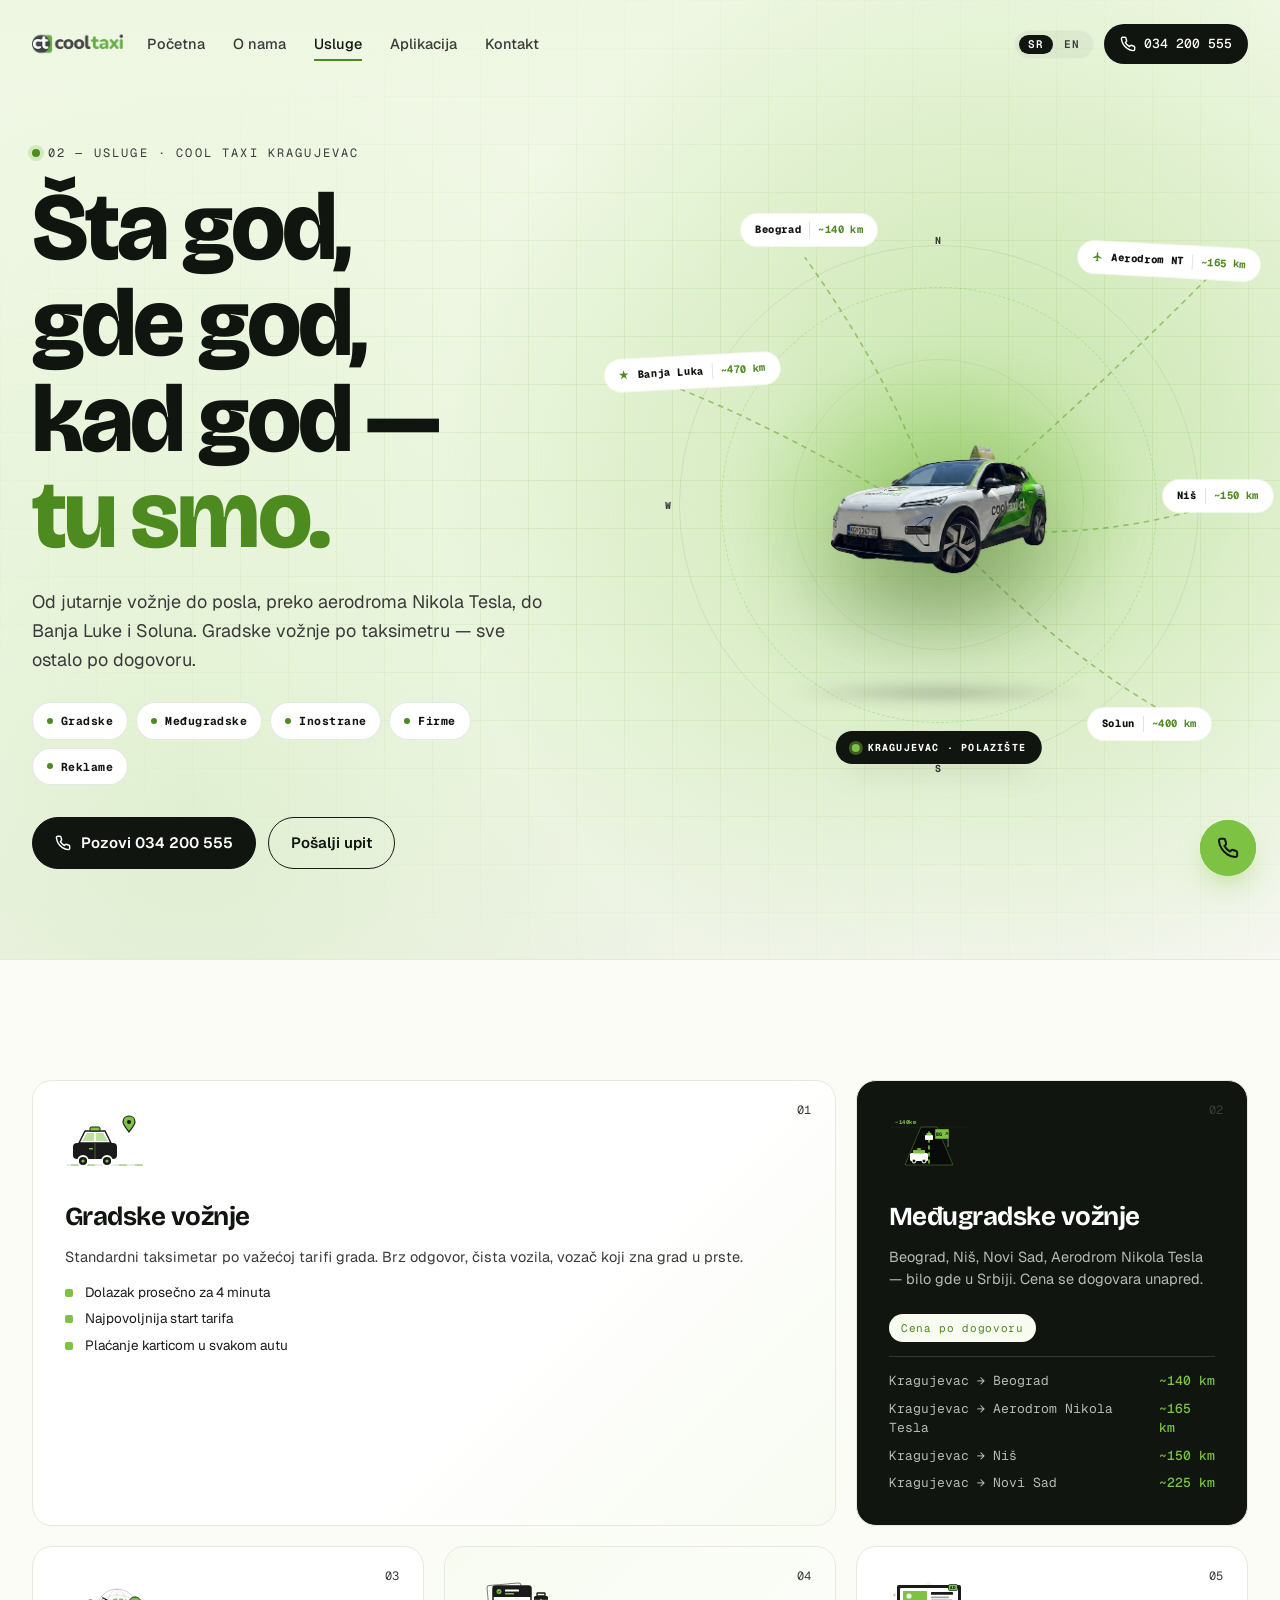
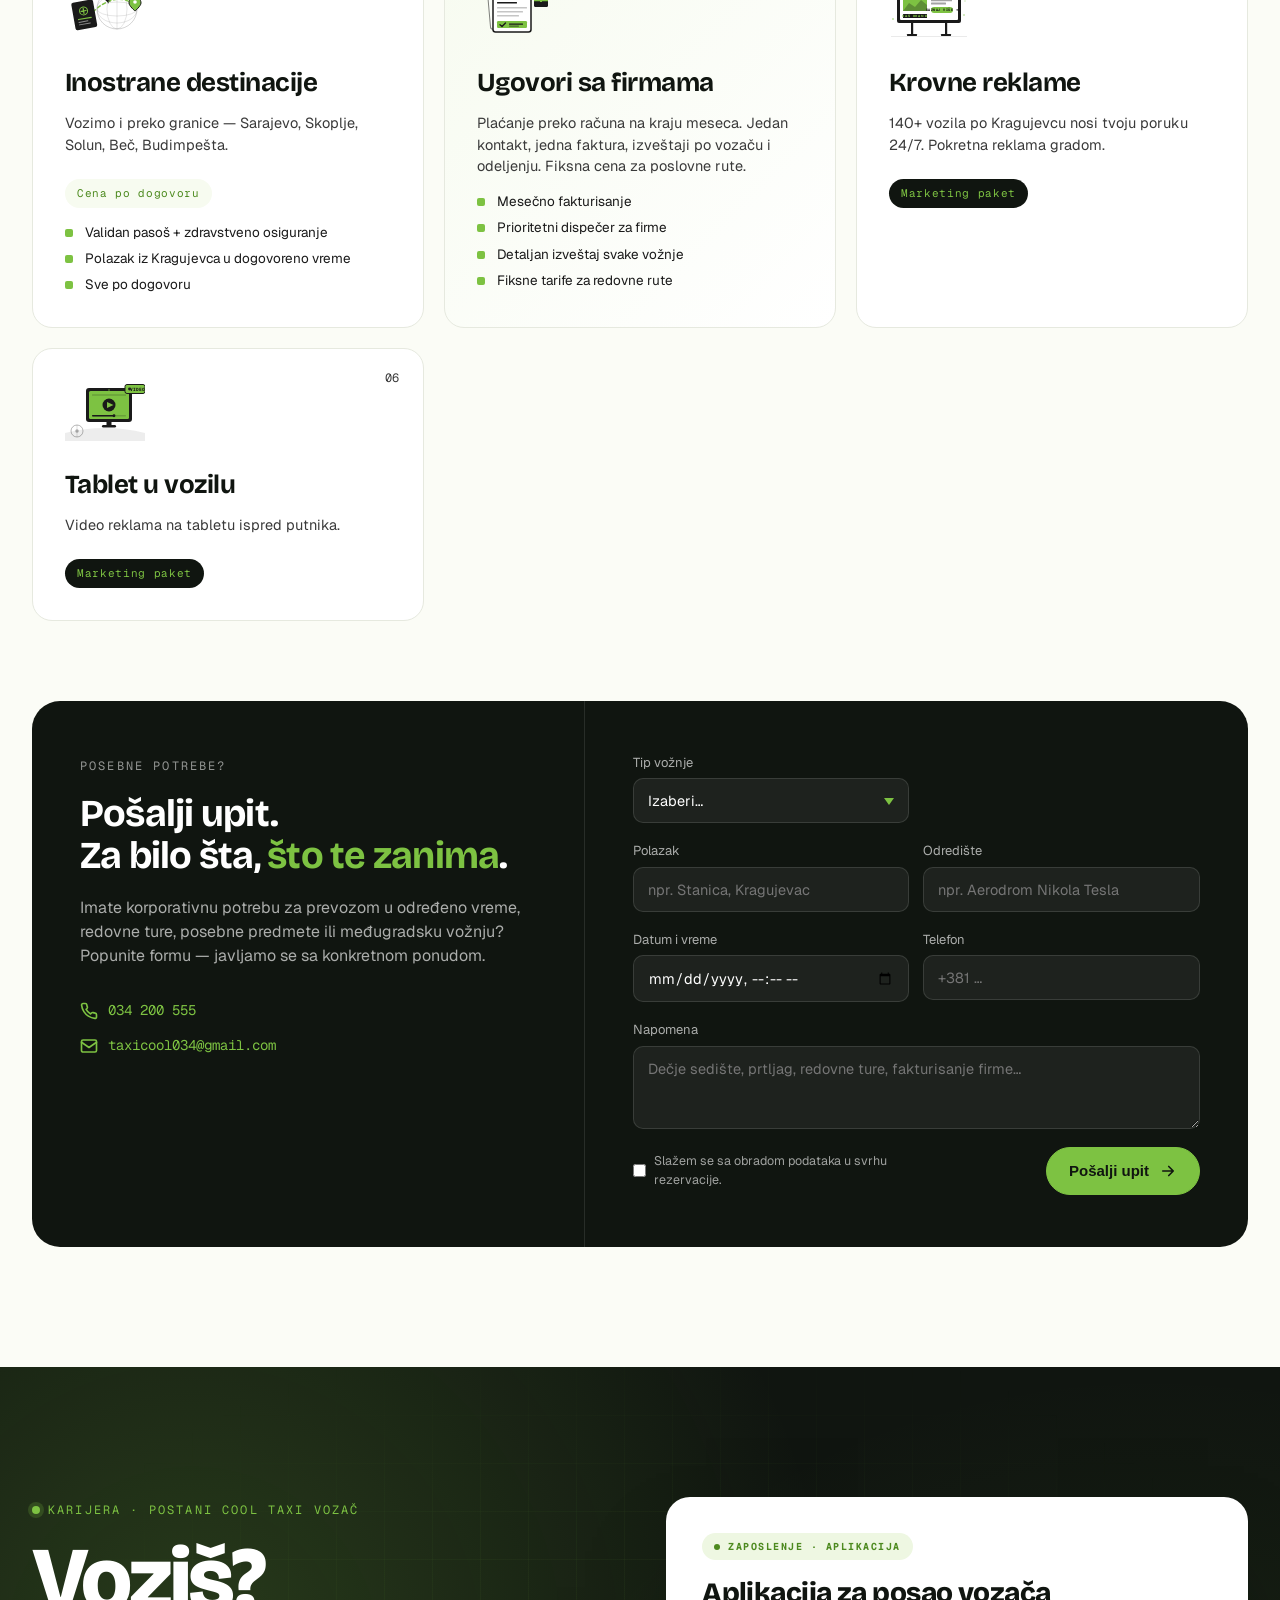
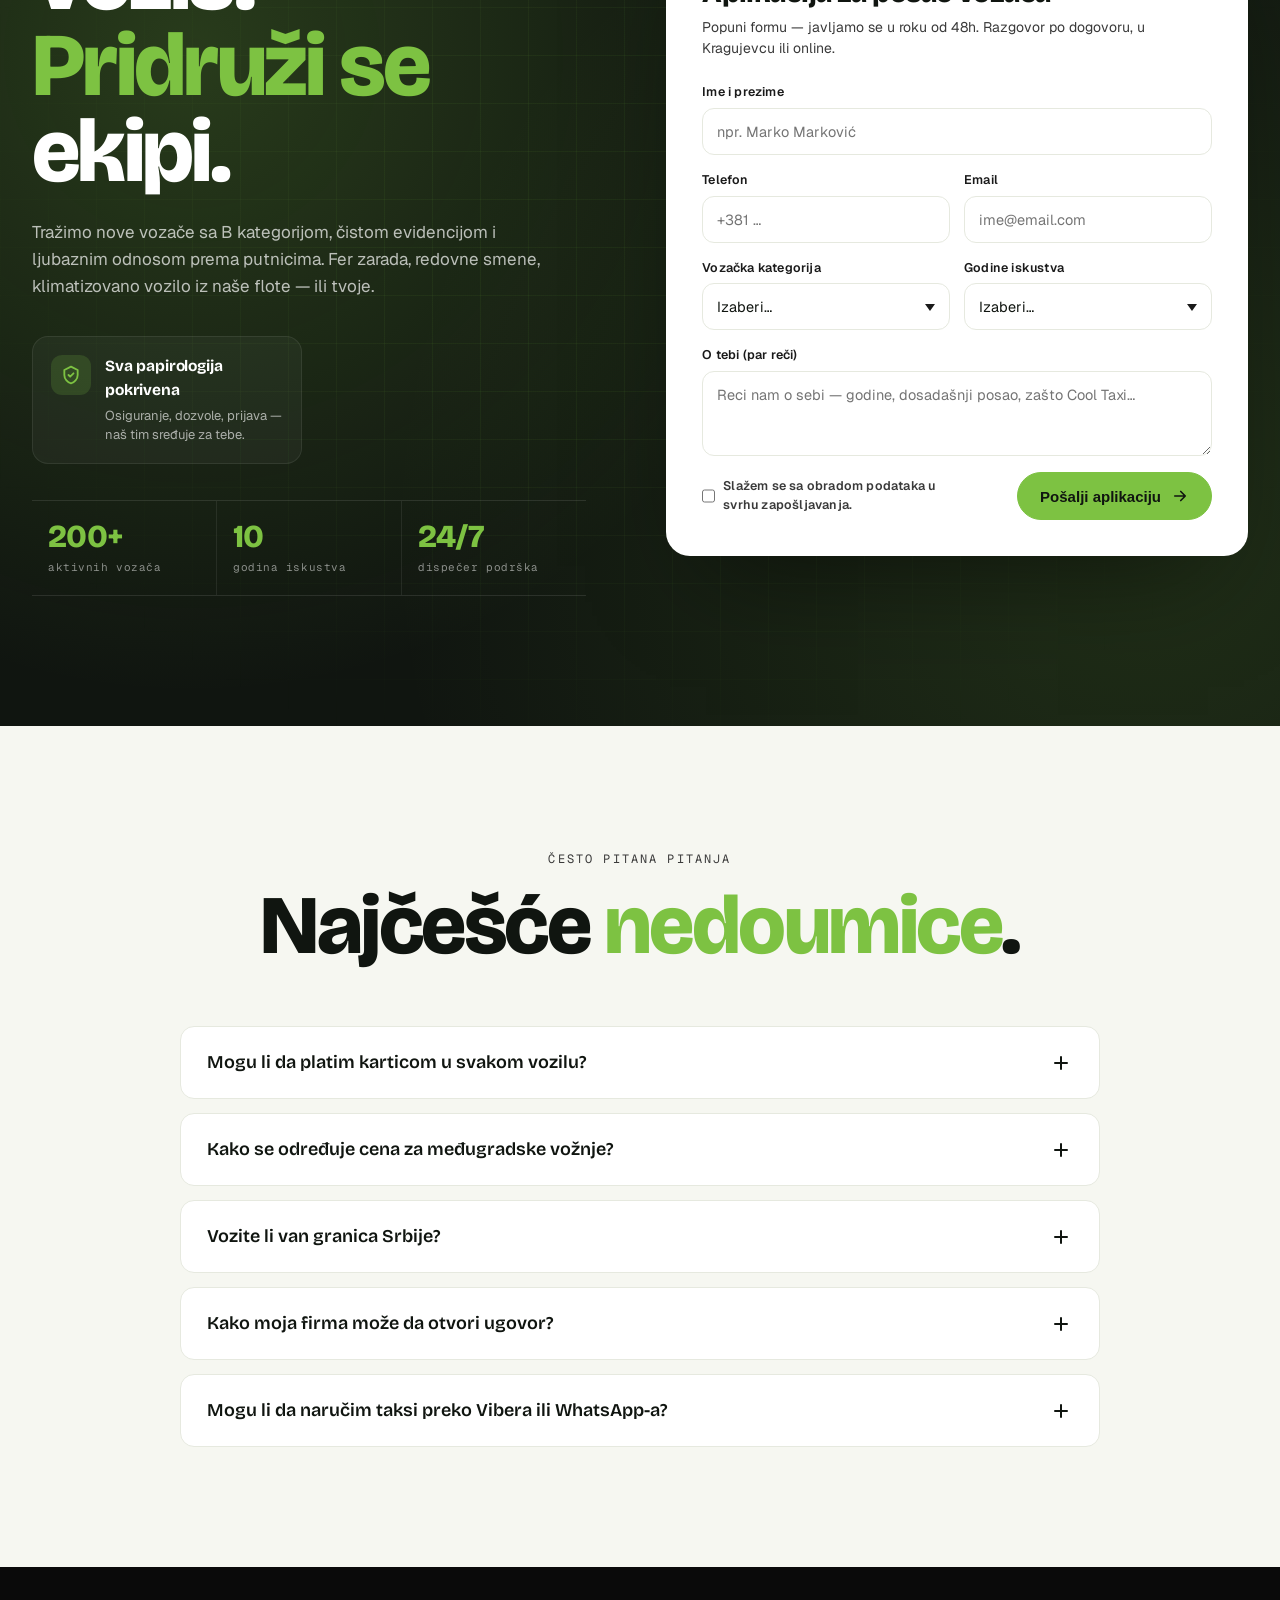
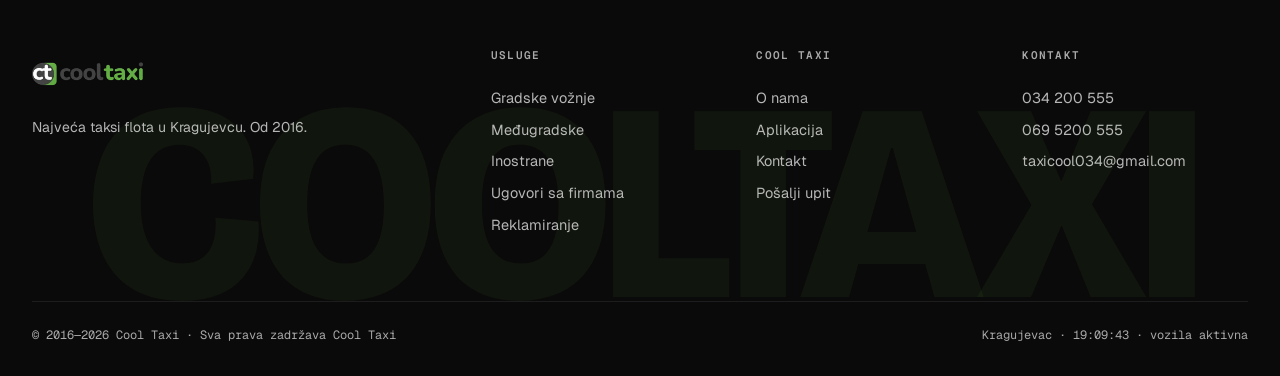
<file: usluge.html>
<!doctype html>
<html lang="sr-RS">
<head>
<meta charset="utf-8">
<meta name="viewport" content="width=device-width, initial-scale=1">

<title data-en="Services — Taxi Kragujevac · City, intercity, cross-border rides">Usluge — Taxi Kragujevac · Gradske, međugradske, inostrane vožnje</title>
<meta name="description" content="Cool Taxi usluge u Kragujevcu — gradske vožnje po taksimetru, međugradske (Beograd, Niš, Aerodrom), inostrane destinacije, ugovori sa firmama, reklame. Pozovi 034 200 555." data-en-content="Cool Taxi services in Kragujevac — city rides on the meter, intercity (Belgrade, Niš, Airport), cross-border, corporate deals, advertising. Call 034 200 555.">
<meta name="keywords" content="taxi prevoz kragujevac, taxi kragujevac aerodrom, međugradski taxi kragujevac, taxi beograd kragujevac, taxi niš kragujevac, taxi za aerodrom, korporativni taxi, taxi za firme, krovne reklame taxi, taksi prevoz kg, prevoz kragujevac">
<meta name="author" content="Cool Taxi Kragujevac">
<meta name="robots" content="index, follow, max-image-preview:large, max-snippet:-1">
<meta name="googlebot" content="index, follow, max-image-preview:large">
<meta name="theme-color" content="#7DC242">
<meta name="format-detection" content="telephone=yes">

<meta name="geo.region" content="RS-SU">
<meta name="geo.placename" content="Kragujevac">
<meta name="geo.position" content="44.0128;20.9114">
<meta name="ICBM" content="44.0128, 20.9114">
<meta name="language" content="Serbian">

<link rel="canonical" href="https://cooltaxikragujevac.com/usluge">
<link rel="alternate" hreflang="sr-RS" href="https://cooltaxikragujevac.com/usluge">
<link rel="alternate" hreflang="x-default" href="https://cooltaxikragujevac.com/usluge">

<meta property="og:type" content="website">
<meta property="og:site_name" content="Cool Taxi Kragujevac">
<meta property="og:title" content="Usluge — Cool Taxi Kragujevac · Gradske, međugradske i inostrane vožnje" data-en-content="Services — Cool Taxi Kragujevac · City, intercity and cross-border rides">
<meta property="og:description" content="Od gradskih vožnji po taksimetru do Aerodroma Nikola Tesla, Niša, Beča i Soluna. Cool Taxi Kragujevac — 034 200 555." data-en-content="From city rides on the meter to Nikola Tesla Airport, Niš, Vienna and Thessaloniki. Cool Taxi Kragujevac — 034 200 555.">
<meta property="og:url" content="https://cooltaxikragujevac.com/usluge">
<meta property="og:image" content="https://cooltaxikragujevac.com/assets/og-usluge.jpg">
<meta property="og:image:secure_url" content="https://cooltaxikragujevac.com/assets/og-usluge.jpg">
<meta property="og:image:type" content="image/jpeg">
<meta property="og:image:width" content="1200">
<meta property="og:image:height" content="630">
<meta property="og:image:alt" content="Cool Taxi usluge — taksi vozila u Kragujevcu" data-en-content="Cool Taxi services — taxi cars in Kragujevac">
<meta property="og:locale" content="sr_RS">

<meta name="twitter:card" content="summary_large_image">
<meta name="twitter:title" content="Usluge — Cool Taxi Kragujevac" data-en-content="Services — Cool Taxi Kragujevac">
<meta name="twitter:description" content="Gradske, međugradske, inostrane vožnje + ugovori sa firmama. 034 200 555." data-en-content="City, intercity, cross-border rides + corporate contracts. 034 200 555.">
<meta name="twitter:image" content="https://cooltaxikragujevac.com/assets/og-usluge.jpg">

<link rel="icon" type="image/png" href="uploads/logozatab.png">
<link rel="shortcut icon" href="uploads/logozatab.png">
<link rel="icon" type="image/png" sizes="512x512" href="assets/logo-512.png">
<link rel="apple-touch-icon" href="assets/logo-512.png">

<link rel="preconnect" href="https://fonts.googleapis.com">
<link rel="preconnect" href="https://fonts.gstatic.com" crossorigin>
<link rel="preload" as="image" href="uploads/uslugetransparent.webp" type="image/webp" fetchpriority="high">
<link rel="preload" href="https://fonts.googleapis.com/css2?family=Bricolage+Grotesque:wght@400;500;600;700;800&family=Geist+Mono:wght@400;500&family=Geist:wght@400;500;600;700&display=swap" as="style" onload="this.onload=null;this.rel='stylesheet'">
<noscript><link href="https://fonts.googleapis.com/css2?family=Bricolage+Grotesque:wght@400;500;600;700;800&family=Geist+Mono:wght@400;500&family=Geist:wght@400;500;600;700&display=swap" rel="stylesheet"></noscript>
<link rel="stylesheet" href="styles.css">

<script src="i18n.js" defer></script>

<script type="application/ld+json">
{
  "@context": "https://schema.org",
  "@graph": [
    {
      "@type": "CollectionPage",
      "@id": "https://cooltaxikragujevac.com/usluge#page",
      "url": "https://cooltaxikragujevac.com/usluge",
      "name": "Usluge — Cool Taxi Kragujevac",
      "description": "Gradske, međugradske i inostrane taksi vožnje, ugovori sa firmama i reklamiranje na vozilima.",
      "inLanguage": "sr-RS",
      "isPartOf": {"@id": "https://cooltaxikragujevac.com/#website"}
    },
    {
      "@type": "BreadcrumbList",
      "itemListElement": [
        {"@type": "ListItem", "position": 1, "name": "Početna", "item": "https://cooltaxikragujevac.com/"},
        {"@type": "ListItem", "position": 2, "name": "Usluge", "item": "https://cooltaxikragujevac.com/usluge"}
      ]
    },
    {
      "@type": "ItemList",
      "name": "Cool Taxi usluge",
      "itemListElement": [
        {
          "@type": "ListItem",
          "position": 1,
          "item": {
            "@type": "Service",
            "name": "Gradske taxi vožnje Kragujevac",
            "serviceType": "Taxi Service",
            "areaServed": {"@type": "City", "name": "Kragujevac"},
            "provider": {"@id": "https://cooltaxikragujevac.com/#organization"},
            "description": "Standardni taksimetar po važećoj tarifi grada Kragujevca. Dolazak prosečno za 4 minuta, plaćanje karticom u svakom vozilu."
          }
        },
        {
          "@type": "ListItem",
          "position": 2,
          "item": {
            "@type": "Service",
            "name": "Međugradske taxi vožnje",
            "serviceType": "Intercity Taxi",
            "areaServed": [
              {"@type": "City", "name": "Beograd"},
              {"@type": "City", "name": "Niš"},
              {"@type": "City", "name": "Novi Sad"},
              {"@type": "Place", "name": "Aerodrom Nikola Tesla"}
            ],
            "provider": {"@id": "https://cooltaxikragujevac.com/#organization"},
            "description": "Međugradske vožnje iz Kragujevca u Beograd (~140 km), Niš (~150 km), Novi Sad (~225 km), Aerodrom Nikola Tesla (~165 km). Cena po dogovoru."
          }
        },
        {
          "@type": "ListItem",
          "position": 3,
          "item": {
            "@type": "Service",
            "name": "Inostrane taxi destinacije",
            "serviceType": "International Taxi",
            "areaServed": [
              {"@type": "Country", "name": "BiH"},
              {"@type": "Country", "name": "Severna Makedonija"},
              {"@type": "Country", "name": "Grčka"},
              {"@type": "Country", "name": "Austrija"},
              {"@type": "Country", "name": "Mađarska"}
            ],
            "provider": {"@id": "https://cooltaxikragujevac.com/#organization"},
            "description": "Inostrane vožnje preko granice — Sarajevo, Skoplje, Solun, Beč, Budimpešta. Polazak iz Kragujevca u dogovoreno vreme."
          }
        },
        {
          "@type": "ListItem",
          "position": 4,
          "item": {
            "@type": "Service",
            "name": "Korporativni taxi — ugovori sa firmama",
            "serviceType": "Corporate Taxi",
            "provider": {"@id": "https://cooltaxikragujevac.com/#organization"},
            "description": "Mesečno fakturisanje, prioritetni dispečer za firme, detaljan izveštaj svake vožnje, fiksne tarife za redovne rute."
          }
        },
        {
          "@type": "ListItem",
          "position": 5,
          "item": {
            "@type": "Service",
            "name": "Reklamiranje na taxi vozilima",
            "serviceType": "Vehicle Advertising",
            "provider": {"@id": "https://cooltaxikragujevac.com/#organization"},
            "description": "Krovne reklame i tableti u 140+ Cool Taxi vozila — pokretni medij kroz Kragujevac 24/7."
          }
        }
      ]
    },
    {
      "@type": "FAQPage",
      "mainEntity": [
        {
          "@type": "Question",
          "name": "Mogu li da platim karticom u svakom vozilu?",
          "acceptedAnswer": {"@type": "Answer", "text": "Da. Cool Taxi je prvi i jedini taksi u Kragujevcu sa POS terminalom u svakom vozilu."}
        },
        {
          "@type": "Question",
          "name": "Kako se određuje cena za međugradske vožnje?",
          "acceptedAnswer": {"@type": "Answer", "text": "Cena se dogovara unapred — pozivom na 034 200 555, Viberom na 069 5200 555 ili mailom taxicool034@gmail.com."}
        },
        {
          "@type": "Question",
          "name": "Vozite li van granica Srbije?",
          "acceptedAnswer": {"@type": "Answer", "text": "Vozimo. Potreban je validan pasoš i sve ostalo se dogovara unapred."}
        },
        {
          "@type": "Question",
          "name": "Kako moja firma može da otvori ugovor?",
          "acceptedAnswer": {"@type": "Answer", "text": "Pošaljite upit preko forme ili na taxicool034@gmail.com. Dispečer se javlja istog dana sa nacrtom ugovora — fakturisanje na kraju meseca."}
        },
        {
          "@type": "Question",
          "name": "Mogu li da naručim taksi preko Vibera ili WhatsApp-a?",
          "acceptedAnswer": {"@type": "Answer", "text": "Da. Pošaljite poruku na 069 5200 555 — vozilo stiže za par minuta."}
        }
      ]
    }
  ]
}
</script>
</head>
<body data-page="services">

<header class="nav" id="nav">
  <a class="brand" href="/" aria-label="Cool Taxi">
    <img src="assets/logo.webp" alt="Cool Taxi" class="brand-logo" width="200" height="97" decoding="async">
  </a>
  <nav class="nav-links">
    <a href="/" data-p="home" data-en="Home">Početna</a>
    <a href="/o-nama" data-p="about" data-en="About">O nama</a>
    <a href="/usluge" data-p="services" class="active" data-en="Services">Usluge</a>
    <a href="/aplikacija" data-p="app" data-en="App">Aplikacija</a>
    <a href="/kontakt" data-p="contact" data-en="Contact">Kontakt</a>
  </nav>
  <button class="lang-switch" type="button" aria-label="Promeni jezik">
    <span class="lang-opt" data-l="sr">SR</span>
    <span class="lang-opt" data-l="en">EN</span>
  </button>
  <a href="tel:034200555" class="nav-cta">
    <svg viewBox="0 0 24 24" width="16" height="16" fill="none" stroke="currentColor" stroke-width="2.2" stroke-linecap="round" stroke-linejoin="round"><path d="M22 16.92v3a2 2 0 0 1-2.18 2 19.79 19.79 0 0 1-8.63-3.07 19.5 19.5 0 0 1-6-6 19.79 19.79 0 0 1-3.07-8.67A2 2 0 0 1 4.11 2h3a2 2 0 0 1 2 1.72 12.84 12.84 0 0 0 .7 2.81 2 2 0 0 1-.45 2.11L8.09 9.91a16 16 0 0 0 6 6l1.27-1.27a2 2 0 0 1 2.11-.45 12.84 12.84 0 0 0 2.81.7A2 2 0 0 1 22 16.92z"/></svg>
    034 200 555
  </a>
  <button class="nav-burger" id="burger" aria-label="Meni" data-en-aria-label="Menu">
    <span></span><span></span><span></span>
  </button>
</header>

<!-- USLUGE HERO — service routes sa transparentnim autom -->
<section class="services-hero" data-screen-label="Usluge hero">
  <div class="sh-bg-grid"></div>
  <div class="sh-bg-glow"></div>

  <div class="sh-inner">

    <!-- LEVO: editorial -->
    <div class="sh-text">
      <span class="kicker">
        <span class="dot"></span>
        <span data-en="02 — Services · Cool Taxi Kragujevac">02 — Usluge · Cool Taxi Kragujevac</span>
      </span>
      <h1 class="sh-head">
        <span data-en="Whatever, wherever, whenever —">Šta god, gde god, kad god —</span><br>
        <em data-en="we're there.">tu smo.</em>
      </h1>
      <p class="sh-sub" data-en="From your morning ride to work, all the way to Nikola Tesla Airport, Banja Luka or Thessaloniki. City rides on the meter — everything else by arrangement.">
        Od jutarnje vožnje do posla, preko aerodroma Nikola Tesla, do Banja Luke i Soluna. Gradske vožnje po taksimetru — sve ostalo po dogovoru.
      </p>

      <div class="sh-chips">
        <a href="#gradske" class="sh-chip"><span class="sh-chip-dot"></span><span data-en="City">Gradske</span></a>
        <a href="#medjugradske" class="sh-chip"><span class="sh-chip-dot"></span><span data-en="Intercity">Međugradske</span></a>
        <a href="#inostrane" class="sh-chip"><span class="sh-chip-dot"></span><span data-en="Cross-border">Inostrane</span></a>
        <a href="#firme" class="sh-chip"><span class="sh-chip-dot"></span><span data-en="Corporate">Firme</span></a>
        <a href="#reklame" class="sh-chip"><span class="sh-chip-dot"></span><span data-en="Advertising">Reklame</span></a>
      </div>

      <div class="sh-ctas">
        <a href="tel:034200555" class="btn btn-primary">
          <svg viewBox="0 0 24 24" width="16" height="16" fill="none" stroke="currentColor" stroke-width="2.2" stroke-linecap="round" stroke-linejoin="round"><path d="M22 16.92v3a2 2 0 0 1-2.18 2 19.79 19.79 0 0 1-8.63-3.07 19.5 19.5 0 0 1-6-6 19.79 19.79 0 0 1-3.07-8.67A2 2 0 0 1 4.11 2h3a2 2 0 0 1 2 1.72 12.84 12.84 0 0 0 .7 2.81 2 2 0 0 1-.45 2.11L8.09 9.91a16 16 0 0 0 6 6l1.27-1.27a2 2 0 0 1 2.11-.45 12.84 12.84 0 0 0 2.81.7A2 2 0 0 1 22 16.92z"/></svg>
          <span data-en="Call 034 200 555">Pozovi 034 200 555</span>
        </a>
        <a href="#zahtev" class="btn btn-ghost" data-en="Send inquiry">Pošalji upit</a>
      </div>
    </div>

    <!-- DESNO: services map sa autom -->
    <div class="sh-visual">

      <!-- Compass behind -->
      <div class="sh-compass">
        <div class="sh-compass-ring sh-compass-ring-1"></div>
        <div class="sh-compass-ring sh-compass-ring-2"></div>
        <div class="sh-compass-ring sh-compass-ring-3"></div>
        <!-- compass ticks N E S W -->
        <span class="sh-compass-tick sh-tick-n">N</span>
        <span class="sh-compass-tick sh-tick-e">E</span>
        <span class="sh-compass-tick sh-tick-s">S</span>
        <span class="sh-compass-tick sh-tick-w">W</span>
      </div>

      <!-- Route lines (SVG) -->
      <svg class="sh-routes" viewBox="0 0 600 600" preserveAspectRatio="none" aria-hidden="true">
        <!-- to Beograd (top, slight left) -->
        <path d="M 300 320 Q 270 200 170 60" stroke="#5fa029" stroke-width="1.6" fill="none" stroke-dasharray="4 6" opacity=".55" stroke-linecap="round"/>
        <!-- to Aerodrom (top right) -->
        <path d="M 300 320 Q 410 230 560 80" stroke="#5fa029" stroke-width="1.6" fill="none" stroke-dasharray="4 6" opacity=".55" stroke-linecap="round"/>
        <!-- to Niš (right) -->
        <path d="M 300 320 Q 450 340 580 295" stroke="#5fa029" stroke-width="1.6" fill="none" stroke-dasharray="4 6" opacity=".55" stroke-linecap="round"/>
        <!-- to Banja Luka (left) -->
        <path d="M 300 320 Q 160 230 30 180" stroke="#5fa029" stroke-width="1.6" fill="none" stroke-dasharray="4 6" opacity=".55" stroke-linecap="round"/>
        <!-- to Solun (bottom right) -->
        <path d="M 300 320 Q 430 460 555 520" stroke="#5fa029" stroke-width="1.6" fill="none" stroke-dasharray="4 6" opacity=".55" stroke-linecap="round"/>
      </svg>

      <!-- Auto + stage -->
      <div class="sh-stage">
        <div class="sh-stage-glow"></div>
        <img src="uploads/uslugetransparent.webp" alt="Cool Taxi vozilo" data-en-alt="Cool Taxi car" class="sh-car" width="1024" height="767" fetchpriority="high" decoding="async">
        <div class="sh-stage-shadow"></div>
      </div>

      <!-- Destination chips -->
      <div class="sh-dest sh-dest-bg">
        <span class="sh-dest-label" data-en="Belgrade">Beograd</span>
        <span class="sh-dest-km">~140 km</span>
      </div>
      <div class="sh-dest sh-dest-ap">
        <svg viewBox="0 0 24 24" width="11" height="11" fill="currentColor" class="sh-dest-icon"><path d="M21 16v-2l-8-5V3.5a1.5 1.5 0 0 0-3 0V9l-8 5v2l8-2.5V19l-2 1.5V22l3.5-1 3.5 1v-1.5L13 19v-5.5l8 2.5z"/></svg>
        <span class="sh-dest-label" data-en="NT Airport">Aerodrom NT</span>
        <span class="sh-dest-km">~165 km</span>
      </div>
      <div class="sh-dest sh-dest-ni">
        <span class="sh-dest-label">Niš</span>
        <span class="sh-dest-km">~150 km</span>
      </div>
      <div class="sh-dest sh-dest-bec">
        <span class="sh-dest-icon">★</span>
        <span class="sh-dest-label">Banja Luka</span>
        <span class="sh-dest-km">~470 km</span>
      </div>
      <div class="sh-dest sh-dest-sol">
        <span class="sh-dest-label" data-en="Thessaloniki">Solun</span>
        <span class="sh-dest-km">~400 km</span>
      </div>

      <!-- Origin pin pod autom -->
      <div class="sh-origin">
        <span class="sh-origin-dot"></span>
        <span data-en="KRAGUJEVAC · STARTING POINT">KRAGUJEVAC · POLAZIŠTE</span>
      </div>
    </div>

  </div>
</section>

<!-- DETAILED SERVICES -->
<section class="services" id="usluge">
  <div class="service-grid service-grid-detail">
    <article class="srv srv-lg" id="gradske">
      <div class="srv-num">01</div>
      <div class="srv-icon">
        <svg viewBox="0 0 80 60" width="100%" height="100%">
          <!-- pickup pin koji lebdi gore desno -->
          <g transform="translate(64, 9)">
            <path d="M0 -6 C-3.5 -6 -6 -3.5 -6 0 C-6 3 -2 7 0 10 C2 7 6 3 6 0 C6 -3.5 3.5 -6 0 -6 Z" fill="#7DC242" stroke="#1a1a1a" stroke-width="1.2"/>
            <circle r="2" fill="#1a1a1a"/>
          </g>
          <!-- ulica/cesta -->
          <line x1="2" y1="52" x2="78" y2="52" stroke="#1a1a1a" stroke-width="1" opacity=".18"/>
          <path d="M6 52 H14 M22 52 H30 M38 52 H46 M54 52 H62 M70 52 H78" stroke="#7DC242" stroke-width="1.4" opacity=".55"/>

          <!-- taksi (side view) -->
          <g transform="translate(8, 24)">
            <!-- donja školjka -->
            <rect x="0" y="6" width="44" height="16" rx="4" fill="#1a1a1a"/>
            <!-- krov / kabina -->
            <path d="M6 6 L12 -6 H32 L38 6 Z" fill="#fff" stroke="#1a1a1a" stroke-width="1.5" stroke-linejoin="round"/>
            <!-- prozori -->
            <path d="M9 4 L14 -4 H21 L21 4 Z" fill="#7DC242" opacity=".5"/>
            <path d="M23 -4 H30 L35 4 H23 Z" fill="#7DC242" opacity=".5"/>
            <!-- taxi roof light -->
            <rect x="17" y="-10" width="10" height="4" rx="1.2" fill="#7DC242" stroke="#1a1a1a" stroke-width="1"/>
            <!-- vrata linija -->
            <line x1="22" y1="6" x2="22" y2="22" stroke="#7DC242" stroke-width="0.8" opacity=".55"/>
            <!-- ručica vrata -->
            <rect x="16" y="11" width="4" height="1.4" rx="0.5" fill="#7DC242"/>
            <!-- točkovi -->
            <circle cx="10" cy="24" r="5" fill="#1a1a1a" stroke="#fff" stroke-width="1.8"/>
            <circle cx="34" cy="24" r="5" fill="#1a1a1a" stroke="#fff" stroke-width="1.8"/>
            <circle cx="10" cy="24" r="1.6" fill="#7DC242"/>
            <circle cx="34" cy="24" r="1.6" fill="#7DC242"/>
          </g>

        </svg>
      </div>
      <h3 data-en="City rides">Gradske vožnje</h3>
      <p data-en="Standard meter at the city's official rate. Fast pickup, clean cars, drivers who know the town inside out.">Standardni taksimetar po važećoj tarifi grada. Brz odgovor, čista vozila, vozač koji zna grad u prste.</p>
      <ul>
        <li data-en="Pickup in about 4 minutes">Dolazak prosečno za 4 minuta</li>
        <li data-en="The lowest starting fare">Najpovoljnija start tarifa</li>
        <li data-en="Card payment in every car">Plaćanje karticom u svakom autu</li>
      </ul>
    </article>

    <article class="srv srv-dark" id="medjugradske">
      <div class="srv-num">02</div>
      <div class="srv-icon">
        <svg viewBox="0 0 80 60" width="100%" height="100%">
          <!-- highway perspektivni trapez -->
          <path d="M16 52 L64 52 L48 14 L32 14 Z" fill="#0a0a0a" stroke="rgba(125,194,66,.35)" stroke-width="1"/>
          <!-- horizont -->
          <line x1="2" y1="14" x2="78" y2="14" stroke="#fff" stroke-width="0.5" opacity=".08"/>
          <!-- središnja isprekidana linija -->
          <line x1="40" y1="50" x2="40" y2="16" stroke="#7DC242" stroke-width="1.6" stroke-dasharray="3 4" stroke-linecap="round"/>

          <!-- bliska taksi (veći, dno) -->
          <g transform="translate(30, 44)">
            <rect x="-9" y="-4" width="18" height="8" rx="1.5" fill="#fff"/>
            <rect x="-6" y="-7" width="12" height="3.5" rx="0.5" fill="#7DC242"/>
            <!-- roof light -->
            <rect x="-2" y="-9" width="4" height="2" rx="0.4" fill="#7DC242" stroke="#1a1a1a" stroke-width="0.3"/>
            <circle cx="-5" cy="4" r="2" fill="#1a1a1a" stroke="#fff" stroke-width="1"/>
            <circle cx="5" cy="4" r="2" fill="#1a1a1a" stroke="#fff" stroke-width="1"/>
          </g>

          <!-- daleki taksi (mali, gore) -->
          <g transform="translate(40, 24)">
            <rect x="-4" y="-2" width="8" height="5" rx="1" fill="#fff"/>
            <rect x="-2.5" y="-4" width="5" height="2.5" rx="0.3" fill="#7DC242"/>
          </g>

          <!-- destinacija sign (desno) -->
          <g transform="translate(58, 16)">
            <rect x="-12" y="0" width="14" height="10" rx="0.5" fill="#7DC242" stroke="#1a1a1a" stroke-width="0.5"/>
            <text x="-5" y="7.2" text-anchor="middle" font-family="Geist Mono" font-weight="800" font-size="5" fill="#1a1a1a">BG ↗</text>
            <rect x="0.6" y="10" width="1" height="8" fill="#fff" opacity=".4"/>
          </g>

          <!-- km mark -->
          <text x="6" y="11" font-family="Geist Mono" font-size="5.5" font-weight="700" fill="#7DC242" letter-spacing=".5">~140km</text>
        </svg>
      </div>
      <h3 data-en="Intercity rides">Međugradske vožnje</h3>
      <p data-en="Belgrade, Niš, Novi Sad, Nikola Tesla Airport — anywhere in Serbia. We agree the price upfront.">Beograd, Niš, Novi Sad, Aerodrom Nikola Tesla — bilo gde u Srbiji. Cena se dogovara unapred.</p>
      <span class="srv-pill" data-en="Price by arrangement">Cena po dogovoru</span>
      <div class="route-list">
        <div><span data-en="Kragujevac → Belgrade">Kragujevac → Beograd</span><strong>~140 km</strong></div>
        <div><span data-en="Kragujevac → Nikola Tesla Airport">Kragujevac → Aerodrom Nikola Tesla</span><strong>~165 km</strong></div>
        <div><span>Kragujevac → Niš</span><strong>~150 km</strong></div>
        <div><span>Kragujevac → Novi Sad</span><strong>~225 km</strong></div>
      </div>
    </article>

    <article class="srv" id="inostrane">
      <div class="srv-num">03</div>
      <div class="srv-icon">
        <svg viewBox="0 0 80 60" width="100%" height="100%">
          <!-- globe outline -->
          <circle cx="52" cy="30" r="20" fill="none" stroke="#1a1a1a" stroke-width="1" opacity=".18"/>
          <ellipse cx="52" cy="30" rx="20" ry="7" fill="none" stroke="#1a1a1a" stroke-width="0.6" opacity=".18"/>
          <ellipse cx="52" cy="30" rx="20" ry="14" fill="none" stroke="#1a1a1a" stroke-width="0.6" opacity=".18"/>
          <line x1="52" y1="10" x2="52" y2="50" stroke="#1a1a1a" stroke-width="0.6" opacity=".18"/>
          <ellipse cx="52" cy="30" rx="10" ry="20" fill="none" stroke="#1a1a1a" stroke-width="0.6" opacity=".18"/>

          <!-- flight path arc -->
          <path d="M16 46 Q 46 8 70 26" stroke="#7DC242" stroke-width="1.5" fill="none" stroke-dasharray="3 3" stroke-linecap="round"/>

          <!-- avion u sredini arc-a -->
          <g transform="translate(40, 20) rotate(35)">
            <path d="M-5 0 L 6 -1.5 L 4 0 L 6 1.5 L -1 .5 L -3 3 L -2 .5 L -5 0 Z" fill="#1a1a1a"/>
          </g>

          <!-- start pin (KG) -->
          <g transform="translate(16, 46)">
            <circle r="3.5" fill="#1a1a1a"/>
            <circle r="1.5" fill="#7DC242"/>
          </g>

          <!-- end pin (destination) -->
          <g transform="translate(70, 26)">
            <path d="M0 -8 C-3.5 -8 -6 -5.5 -6 -2 C-6 1 0 6 0 6 C0 6 6 1 6 -2 C6 -5.5 3.5 -8 0 -8 Z" fill="#7DC242" stroke="#1a1a1a" stroke-width="1"/>
            <circle r="1.8" cy="-3" fill="#fff"/>
          </g>

          <!-- pasoš (front, nakrivljen) -->
          <g transform="translate(6, 24) rotate(-10)">
            <rect x="0" y="0" width="22" height="28" rx="2" fill="#1a1a1a"/>
            <!-- emblem -->
            <circle cx="11" cy="10" r="4" fill="none" stroke="#7DC242" stroke-width="1"/>
            <path d="M11 7.5 L11 12.5 M8.5 10 L13.5 10" stroke="#7DC242" stroke-width="1.2" stroke-linecap="round"/>
            <!-- title linije -->
            <rect x="4" y="17" width="14" height="1.2" rx="0.6" fill="#7DC242"/>
            <rect x="4" y="20" width="10" height="1" rx="0.5" fill="#fff" opacity=".5"/>
            <rect x="4" y="22.5" width="12" height="1" rx="0.5" fill="#fff" opacity=".5"/>
          </g>
        </svg>
      </div>
      <h3 data-en="Cross-border destinations">Inostrane destinacije</h3>
      <p data-en="We also drive across the border — Sarajevo, Skopje, Thessaloniki, Vienna, Budapest.">Vozimo i preko granice — Sarajevo, Skoplje, Solun, Beč, Budimpešta.</p>
      <span class="srv-pill" data-en="Price by arrangement">Cena po dogovoru</span>
      <ul>
        <li data-en="Valid passport + travel insurance">Validan pasoš + zdravstveno osiguranje</li>
        <li data-en="Departure from Kragujevac at the agreed time">Polazak iz Kragujevca u dogovoreno vreme</li>
        <li data-en="Everything by arrangement">Sve po dogovoru</li>
      </ul>
    </article>

    <article class="srv srv-accent" id="firme">
      <div class="srv-num">04</div>
      <div class="srv-icon">
        <svg viewBox="0 0 80 60" width="100%" height="100%">
          <!-- pozadinski dokument (offset, nakrivljen) -->
          <g transform="rotate(-5 30 30)">
            <rect x="12" y="5" width="34" height="44" rx="2.5" fill="#fff" stroke="#1a1a1a" stroke-width="1" opacity=".55"/>
          </g>

          <!-- glavna faktura -->
          <rect x="16" y="7" width="38" height="46" rx="2.5" fill="#fff" stroke="#1a1a1a" stroke-width="1.5"/>

          <!-- header sa logom -->
          <rect x="16" y="7" width="38" height="11" rx="2.5 2.5 0 0" fill="#1a1a1a"/>
          <rect x="16" y="11" width="38" height="7" fill="#1a1a1a"/>
          <!-- logo dot -->
          <circle cx="22" cy="12.5" r="2.5" fill="#7DC242"/>
          <path d="M21 12.5 L21.6 13.5 L23 12" stroke="#1a1a1a" stroke-width=".7" fill="none" stroke-linecap="round" stroke-linejoin="round"/>
          <!-- COOL TAXI label -->
          <rect x="28" y="10.5" width="14" height="2" rx="0.6" fill="#fff"/>
          <rect x="28" y="14" width="9" height="1.4" rx="0.5" fill="#7DC242"/>

          <!-- doc linije -->
          <rect x="20" y="23" width="20" height="1.6" rx="0.5" fill="#1a1a1a"/>
          <rect x="20" y="28" width="30" height="1.4" rx="0.5" fill="#1a1a1a" opacity=".25"/>
          <rect x="20" y="32" width="26" height="1.4" rx="0.5" fill="#1a1a1a" opacity=".25"/>
          <rect x="20" y="36" width="22" height="1.4" rx="0.5" fill="#1a1a1a" opacity=".25"/>

          <!-- total badge -->
          <rect x="20" y="42" width="30" height="7" rx="1.2" fill="#7DC242"/>
          <path d="M23 45.7 L25 47.5 L28.5 44" stroke="#1a1a1a" stroke-width="1.4" fill="none" stroke-linecap="round" stroke-linejoin="round"/>
          <rect x="32" y="44.4" width="14" height="1.4" rx="0.4" fill="#1a1a1a"/>
          <rect x="32" y="46.6" width="10" height="1.1" rx="0.4" fill="#1a1a1a" opacity=".55"/>

          <!-- briefcase u uglu -->
          <g transform="translate(64, 18)">
            <rect x="-7" y="-1" width="14" height="11" rx="1.5" fill="#1a1a1a"/>
            <rect x="-4" y="-4" width="8" height="3" rx="0.7" fill="none" stroke="#1a1a1a" stroke-width="1.4"/>
            <line x1="-7" y1="3.5" x2="7" y2="3.5" stroke="#7DC242" stroke-width="1.4"/>
            <rect x="-1" y="2" width="2" height="3" fill="#7DC242"/>
          </g>
        </svg>
      </div>
      <h3 data-en="Corporate contracts">Ugovori sa firmama</h3>
      <p data-en="Pay by invoice at the end of the month. One contact, one invoice, reports per driver and per department. Flat rate for business routes.">Plaćanje preko računa na kraju meseca. Jedan kontakt, jedna faktura, izveštaji po vozaču i odeljenju. Fiksna cena za poslovne rute.</p>
      <ul>
        <li data-en="Monthly invoicing">Mesečno fakturisanje</li>
        <li data-en="Priority dispatcher for companies">Prioritetni dispečer za firme</li>
        <li data-en="Detailed report for every ride">Detaljan izveštaj svake vožnje</li>
        <li data-en="Flat rates for regular routes">Fiksne tarife za redovne rute</li>
      </ul>
    </article>

    <article class="srv" id="reklame">
      <div class="srv-num">05</div>
      <div class="srv-icon">
        <svg viewBox="0 0 80 60" width="100%" height="100%">
          <!-- spotlight cone -->
          <path d="M40 2 L14 30 L66 30 Z" fill="#7DC242" opacity=".12"/>

          <!-- support poles -->
          <rect x="22" y="42" width="2.2" height="14" fill="#1a1a1a"/>
          <rect x="56" y="42" width="2.2" height="14" fill="#1a1a1a"/>
          <!-- ground base -->
          <rect x="18" y="55" width="10" height="2" rx="0.4" fill="#1a1a1a"/>
          <rect x="52" y="55" width="10" height="2" rx="0.4" fill="#1a1a1a"/>
          <line x1="2" y1="57.5" x2="78" y2="57.5" stroke="#1a1a1a" stroke-width="0.5" opacity=".18"/>

          <!-- billboard outer frame -->
          <rect x="8" y="6" width="64" height="38" rx="2" fill="#1a1a1a"/>
          <!-- inner ad canvas -->
          <rect x="11" y="9" width="58" height="32" rx="1" fill="#fff"/>

          <!-- LEFT: ad image (green panel sa "scene") -->
          <rect x="14" y="12" width="24" height="20" rx="0.6" fill="#7DC242"/>
          <!-- sun -->
          <circle cx="20" cy="17" r="2.6" fill="#fff" opacity=".85"/>
          <!-- mountains/horizon -->
          <path d="M14 32 L20 24 L26 28 L32 21 L38 26 L38 32 Z" fill="#1a1a1a" opacity=".3"/>

          <!-- RIGHT: headline lines -->
          <rect x="42" y="13" width="22" height="2.8" rx="0.6" fill="#1a1a1a"/>
          <rect x="42" y="17.4" width="18" height="1.8" rx="0.5" fill="#1a1a1a" opacity=".4"/>
          <rect x="42" y="20.5" width="21" height="1.8" rx="0.5" fill="#1a1a1a" opacity=".4"/>
          <rect x="42" y="23.6" width="15" height="1.8" rx="0.5" fill="#1a1a1a" opacity=".4"/>

          <!-- CTA button -->
          <rect x="42" y="28" width="22" height="6" rx="3" fill="#7DC242"/>
          <text x="53" y="32" text-anchor="middle" font-family="Geist Mono" font-weight="800" font-size="3.4" fill="#1a1a1a" letter-spacing=".5">SAZNAJ VIŠE →</text>

          <!-- bottom brand strip pod image-om -->
          <rect x="14" y="35" width="24" height="4" rx="0.5" fill="#1a1a1a"/>
          <text x="26" y="37.9" text-anchor="middle" font-family="Bricolage Grotesque" font-weight="800" font-size="3.2" fill="#7DC242" letter-spacing=".8">VAŠ BRAND</text>

          <!-- AD badge corner -->
          <g transform="translate(64, 8)">
            <rect x="-4.5" y="-2.5" width="9" height="6" rx="1.2" fill="#7DC242" stroke="#1a1a1a" stroke-width="0.7"/>
            <text x="0" y="1.6" text-anchor="middle" font-family="Geist Mono" font-weight="800" font-size="4.2" fill="#1a1a1a">AD</text>
          </g>

          <!-- sparkles -->
          <g fill="#7DC242">
            <path d="M4 16 L5.4 17.6 L7 16 L5.4 14.4 Z" opacity=".65"/>
            <path d="M74 36 L75 37.2 L76 36 L75 34.8 Z" opacity=".55"/>
            <circle cx="4" cy="40" r=".9" opacity=".55"/>
            <circle cx="76" cy="22" r=".7" opacity=".5"/>
          </g>
        </svg>
      </div>
      <h3 data-en="Rooftop ads">Krovne reklame</h3>
      <p data-en="140+ cars around Kragujevac carrying your message 24/7. A moving billboard across town.">140+ vozila po Kragujevcu nosi tvoju poruku 24/7. Pokretna reklama gradom.</p>
      <span class="srv-pill srv-pill-dark" data-en="Marketing package">Marketing paket</span>
    </article>

    <article class="srv">
      <div class="srv-num">06</div>
      <div class="srv-icon">
        <svg viewBox="0 0 80 60" width="100%" height="100%">
          <!-- dashboard hint donji deo -->
          <path d="M0 52 Q 40 42 80 52 L80 60 L0 60 Z" fill="#1a1a1a" opacity=".08"/>
          <!-- volan u uglu -->
          <circle cx="12" cy="50" r="6" fill="none" stroke="#1a1a1a" stroke-width="1" opacity=".3"/>
          <circle cx="12" cy="50" r="1.8" fill="#1a1a1a" opacity=".3"/>
          <line x1="12" y1="44" x2="12" y2="56" stroke="#1a1a1a" stroke-width=".7" opacity=".2"/>

          <!-- tablet -->
          <g transform="translate(44, 26)">
            <!-- okvir/držač -->
            <rect x="-23" y="-19" width="46" height="34" rx="3" fill="#1a1a1a"/>
            <!-- ekran -->
            <rect x="-20" y="-16" width="40" height="28" rx="1.5" fill="#7DC242"/>
            <!-- video frame elementi -->
            <rect x="-17" y="-13" width="34" height="2" rx="0.5" fill="#1a1a1a" opacity=".15"/>
            <!-- play button -->
            <circle cx="0" cy="-2" r="6.5" fill="#1a1a1a"/>
            <path d="M-2 -5 L 4.5 -2 L -2 1 Z" fill="#7DC242"/>
            <!-- progress bar -->
            <rect x="-17" y="8" width="34" height="1.5" rx="0.7" fill="#1a1a1a" opacity=".2"/>
            <rect x="-17" y="8" width="22" height="1.5" rx="0.7" fill="#1a1a1a"/>
            <circle cx="5" cy="8.75" r="1.4" fill="#1a1a1a"/>
            <!-- speaker dot -->
            <circle cx="0" cy="-17" r=".7" fill="#7DC242"/>
            <!-- držač / mount -->
            <rect x="-2.5" y="15" width="5" height="3" fill="#1a1a1a"/>
            <rect x="-7" y="18" width="14" height="2.4" rx="1.2" fill="#1a1a1a"/>
          </g>

          <!-- VIDEO AD badge -->
          <g transform="translate(70, 8)">
            <rect x="-10" y="-4.5" width="20" height="9" rx="2" fill="#7DC242" stroke="#1a1a1a" stroke-width="1"/>
            <circle cx="-5.5" cy="0" r="1.4" fill="#1a1a1a"/>
            <text x="2" y="2" text-anchor="middle" font-family="Geist Mono" font-weight="800" font-size="4.5" fill="#1a1a1a">VIDEO</text>
          </g>
        </svg>
      </div>
      <h3 data-en="In-car tablet">Tablet u vozilu</h3>
      <p data-en="Video ads on the tablet in front of the passenger.">Video reklama na tabletu ispred putnika.</p>
      <span class="srv-pill srv-pill-dark" data-en="Marketing package">Marketing paket</span>
    </article>
  </div>

  <!-- REQUEST FORM -->
  <div class="request" id="zahtev">
    <div class="request-side">
      <span class="kicker light" data-en="Special requests?">Posebne potrebe?</span>
      <h3><span data-en="Send us an inquiry.">Pošalji upit.</span><br><span data-en="For anything you're">Za bilo šta, </span><em data-en="curious about"> što te zanima</em>.</h3>
      <p data-en="Need corporate transport at set times, regular routes, special cargo or an intercity ride? Fill out the form — we'll get back to you with a concrete offer.">Imate korporativnu potrebu za prevozom u određeno vreme, redovne ture, posebne predmete ili međugradsku vožnju? Popunite formu — javljamo se sa konkretnom ponudom.</p>
      <div class="request-quick">
        <a href="tel:034200555">
          <svg viewBox="0 0 24 24" width="18" height="18" fill="none" stroke="currentColor" stroke-width="2.2" stroke-linecap="round" stroke-linejoin="round"><path d="M22 16.92v3a2 2 0 0 1-2.18 2 19.79 19.79 0 0 1-8.63-3.07 19.5 19.5 0 0 1-6-6 19.79 19.79 0 0 1-3.07-8.67A2 2 0 0 1 4.11 2h3a2 2 0 0 1 2 1.72 12.84 12.84 0 0 0 .7 2.81 2 2 0 0 1-.45 2.11L8.09 9.91a16 16 0 0 0 6 6l1.27-1.27a2 2 0 0 1 2.11-.45 12.84 12.84 0 0 0 2.81.7A2 2 0 0 1 22 16.92z"/></svg>
          034 200 555
        </a>
        <a href="mailto:taxicool034@gmail.com">
          <svg viewBox="0 0 24 24" width="18" height="18" fill="none" stroke="currentColor" stroke-width="2.2" stroke-linecap="round" stroke-linejoin="round"><rect x="2" y="4" width="20" height="16" rx="2"/><path d="m2 7 10 7 10-7"/></svg>
          taxicool034@gmail.com
        </a>
      </div>
    </div>

    <form class="request-form" onsubmit="return submitForm(event)">
      <div class="row">
        <label>
          <span data-en="Type of ride">Tip vožnje</span>
          <select name="type" required>
            <option value="" data-en="Choose…">Izaberi…</option>
            <option data-en="City — regular route">Gradska — redovna ruta</option>
            <option data-en="Intercity — Serbia">Međugradska — Srbija</option>
            <option data-en="Cross-border destination">Inostrana destinacija</option>
            <option data-en="Corporate contract">Korporativni ugovor</option>
            <option data-en="Special cargo / delivery">Specijalan teret / dostava</option>
            <option data-en="Rooftop ad / tablet">Krovna reklama / tablet</option>
            <option data-en="Other — specific request">Drugo — specifičan zahtev</option>
          </select>
        </label>

      </div>
      <div class="row">
        <label><span data-en="Pickup">Polazak</span><input type="text" name="from" placeholder="npr. Stanica, Kragujevac" data-en-placeholder="e.g. Train Station, Kragujevac" required></label>
        <label><span data-en="Destination">Odredište</span><input type="text" name="to" placeholder="npr. Aerodrom Nikola Tesla" data-en-placeholder="e.g. Nikola Tesla Airport" required></label>
      </div>
      <div class="row">
        <label><span data-en="Date and time">Datum i vreme</span><input type="datetime-local" name="when" required></label>
        <label><span data-en="Phone">Telefon</span><input type="tel" name="phone" placeholder="+381 …" required></label>
      </div>
      <label class="full">
        <span data-en="Notes">Napomena</span>
        <textarea name="note" rows="3" placeholder="Dečje sedište, prtljag, redovne ture, fakturisanje firme…" data-en-placeholder="Child seat, luggage, regular routes, company invoicing…"></textarea>
      </label>
      <div class="row form-foot">
        <label class="check"><input type="checkbox" required> <span data-en="I agree to the processing of my data for the booking.">Slažem se sa obradom podataka u svrhu rezervacije.</span></label>
        <button type="submit" class="btn btn-primary">
          <span data-en="Send inquiry">Pošalji upit</span>
          <svg viewBox="0 0 24 24" width="18" height="18" fill="none" stroke="currentColor" stroke-width="2.2" stroke-linecap="round" stroke-linejoin="round"><path d="M5 12h14M13 6l6 6-6 6"/></svg>
        </button>
      </div>
      <div class="form-thanks">
        <svg viewBox="0 0 24 24" width="20" height="20" fill="none" stroke="currentColor" stroke-width="2.5" stroke-linecap="round" stroke-linejoin="round"><path d="M20 6 9 17l-5-5"/></svg>
        <span data-en="Thanks — we got your inquiry. The dispatcher will get back to you within the hour.">Hvala — primili smo upit. Dispečer će se javiti u roku od sata.</span>
      </div>
    </form>
  </div>
</section>

<!-- ZAPOSLENJE — regrutacija novih vozača -->
<section class="hire" id="zaposlenje" data-screen-label="Karijera">
  <div class="hire-bg-grid"></div>
  <div class="hire-bg-glow"></div>

  <div class="hire-inner">

    <!-- LEVO: motivacioni tekst -->
    <div class="hire-text">
      <span class="kicker">
        <span class="dot"></span>
        <span data-en="Careers · Become a Cool Taxi driver">Karijera · Postani Cool Taxi vozač</span>
      </span>
      <h2 class="big-head">
        <span data-en="You drive?">Voziš?</span><br>
        <em data-en="Join">Pridruži se</em><br>
        <span data-en="the crew.">ekipi.</span>
      </h2>
      <p class="hire-lede" data-en="We're looking for new drivers with a B license, a clean record, and a friendly attitude to passengers. Fair pay, regular shifts, an air-conditioned car from our fleet — or your own.">
        Tražimo nove vozače sa B kategorijom, čistom evidencijom i ljubaznim odnosom prema putnicima. Fer zarada, redovne smene, klimatizovano vozilo iz naše flote — ili tvoje.
      </p>

      <div class="hire-perks">



        <div class="hire-perk">
          <div class="hire-perk-icon">
            <svg viewBox="0 0 24 24" width="20" height="20" fill="none" stroke="currentColor" stroke-width="2.2" stroke-linecap="round" stroke-linejoin="round"><path d="M12 2 4 6v6c0 5 4 9 8 10 4-1 8-5 8-10V6z"/><path d="m9 12 2 2 4-4"/></svg>
          </div>
          <div>
            <strong data-en="All paperwork covered">Sva papirologija pokrivena</strong>
            <span data-en="Insurance, permits, registration — our team handles it for you.">Osiguranje, dozvole, prijava — naš tim sređuje za tebe.</span>
          </div>
        </div>
      </div>

      <div class="hire-stats">
        <div><b>200+</b><span data-en="active drivers">aktivnih vozača</span></div>
        <div><b>10</b><span data-en="years of experience">godina iskustva</span></div>
        <div><b>24/7</b><span data-en="dispatcher support">dispečer podrška</span></div>
      </div>
    </div>

    <!-- DESNO: formular -->
    <div class="hire-form-wrap">
      <div class="hire-form-tag">
        <span class="hire-form-tag-dot"></span>
        <span data-en="JOBS · APPLICATION">ZAPOSLENJE · APLIKACIJA</span>
      </div>
      <h3 class="hire-form-title" data-en="Driver job application">Aplikacija za posao vozača</h3>
      <p class="hire-form-sub" data-en="Fill out the form — we get back to you within 48h. Interview by arrangement, in Kragujevac or online.">Popuni formu — javljamo se u roku od 48h. Razgovor po dogovoru, u Kragujevcu ili online.</p>

      <form class="request-form hire-form" onsubmit="return submitForm(event)">
        <label class="full">
          <span data-en="First and last name">Ime i prezime</span>
          <input type="text" name="hname" placeholder="npr. Marko Marković" data-en-placeholder="e.g. Marko Marković" required>
        </label>
        <div class="row">
          <label><span data-en="Phone">Telefon</span><input type="tel" name="hphone" placeholder="+381 …" required></label>
          <label><span data-en="Email">Email</span><input type="email" name="hemail" placeholder="ime@email.com" data-en-placeholder="name@email.com" required></label>
        </div>
        <div class="row">
          <label>
            <span data-en="Driver's license category">Vozačka kategorija</span>
            <select name="hcat" required>
              <option value="" data-en="Choose…">Izaberi…</option>
              <option data-en="B category">B kategorija</option>
              <option data-en="B + Professional (taxi)">B + Profesionalna (taxi)</option>
              <option data-en="B + C / van">B + C / kombi</option>
              <option data-en="D — Bus">D — Autobus</option>
            </select>
          </label>
          <label>
            <span data-en="Years of experience">Godine iskustva</span>
            <select name="hexp" required>
              <option value="" data-en="Choose…">Izaberi…</option>
              <option data-en="Less than a year">Manje od 1 godine</option>
              <option data-en="1–3 years">1–3 godine</option>
              <option data-en="3–5 years">3–5 godina</option>
              <option data-en="5–10 years">5–10 godina</option>
              <option data-en="10+ years">10+ godina</option>
            </select>
          </label>
        </div>

        <label class="full">
          <span data-en="About you (a few words)">O tebi (par reči)</span>
          <textarea name="habout" rows="3" placeholder="Reci nam o sebi — godine, dosadašnji posao, zašto Cool Taxi…" data-en-placeholder="Tell us about yourself — age, past work, why Cool Taxi…"></textarea>
        </label>
        <div class="row form-foot">
          <label class="check"><input type="checkbox" required> <span data-en="I agree to the processing of my data for hiring purposes.">Slažem se sa obradom podataka u svrhu zapošljavanja.</span></label>
          <button type="submit" class="btn btn-primary">
            <span data-en="Send application">Pošalji aplikaciju</span>
            <svg viewBox="0 0 24 24" width="18" height="18" fill="none" stroke="currentColor" stroke-width="2.2" stroke-linecap="round" stroke-linejoin="round"><path d="M5 12h14M13 6l6 6-6 6"/></svg>
          </button>
        </div>
        <div class="form-thanks">
          <svg viewBox="0 0 24 24" width="20" height="20" fill="none" stroke="currentColor" stroke-width="2.5" stroke-linecap="round" stroke-linejoin="round"><path d="M20 6 9 17l-5-5"/></svg>
          <span data-en="Thanks — we got your application. We'll get back to you within 48h.">Hvala — primili smo tvoju aplikaciju. Javljamo se u roku od 48h.</span>
        </div>
      </form>
    </div>
  </div>
</section>

<!-- FAQ -->
<section class="faq">
  <div class="faq-head">
    <span class="kicker" data-en="Frequently asked">Često pitana pitanja</span>
    <h2 class="big-head"><span data-en="The usual">Najčešće</span> <em data-en="questions">nedoumice</em>.</h2>
  </div>
  <div class="faq-list">
    <details>
      <summary><span data-en="Can I pay by card in every car?">Mogu li da platim karticom u svakom vozilu?</span><i></i></summary>
      <p data-en="Yes. Cool Taxi is the first and only taxi service in Kragujevac with a POS terminal in every car.">Da. Cool Taxi je prvi i jedini taksi u Kragujevcu sa POS terminalom u <strong>svakom</strong> vozilu.</p>
    </details>
    <details>
      <summary><span data-en="How is the price set for intercity rides?">Kako se određuje cena za međugradske vožnje?</span><i></i></summary>
      <p data-en="The price is agreed upfront — text/call 034 200 555, Viber 069 5200 555, or email taxicool034@gmail.com.">Cena se dogovara unapred poruka/poziv na 034 200 555, Viberom 069 5200 555 ili Mailom taxicool034@gmail.com.</p>
    </details>
    <details>
      <summary><span data-en="Do you drive outside Serbia?">Vozite li van granica Srbije?</span><i></i></summary>
      <p data-en="We do — you need a valid passport and we arrange everything in advance.">Vozimo, potreban je validan pasoš i sve po dogovoru.</p>
    </details>
    <details>
      <summary><span data-en="How can my company open a contract?">Kako moja firma može da otvori ugovor?</span><i></i></summary>
      <p data-en="Send an inquiry via the form above or to taxicool034@gmail.com. A dispatcher will get back to you the same day with a draft contract — invoicing happens at the end of the month.">Pošaljite upit preko forme iznad ili na taxicool034@gmail.com. Dispečer će se javiti istog dana sa nacrtom ugovora — fakturisanje se vrši na kraju meseca.</p>
    </details>
    <details>
      <summary><span data-en="Can I order a taxi via Viber or WhatsApp?">Mogu li da naručim taksi preko Vibera ili WhatsApp-a?</span><i></i></summary>
      <p data-en="Yes — at 069 5200 555. The car shows up in a few minutes.">Da, na 069 5200 555.Vozilo stiže za par minuta.</p>
    </details>

  </div>
</section>

<footer class="foot">
  <div class="foot-top">
    <div class="foot-brand">
      <img src="assets/logo.webp" alt="Cool Taxi" class="brand-logo big" width="200" height="97" loading="lazy" decoding="async">
      <p data-en="The largest taxi fleet in Kragujevac. Since 2016.">Najveća taksi flota u Kragujevcu. Od 2016.</p>
    </div>
    <div class="foot-cols">
      <div>
        <h4 class="foot-col-h" data-en="Services">Usluge</h4>
        <a href="/usluge" data-en="City rides">Gradske vožnje</a>
        <a href="/usluge" data-en="Intercity">Međugradske</a>
        <a href="/usluge" data-en="Cross-border">Inostrane</a>
        <a href="/usluge" data-en="Corporate contracts">Ugovori sa firmama</a>
        <a href="/usluge" data-en="Advertising">Reklamiranje</a>
      </div>
      <div>
        <h4 class="foot-col-h">Cool Taxi</h4>
        <a href="/o-nama" data-en="About">O nama</a>
        <a href="/aplikacija" data-en="App">Aplikacija</a>
        <a href="/kontakt" data-en="Contact">Kontakt</a>
        <a href="/usluge#zahtev" data-en="Send inquiry">Pošalji upit</a>
      </div>
      <div>
        <h4 class="foot-col-h" data-en="Contact">Kontakt</h4>
        <a href="tel:034200555">034 200 555</a>
        <a href="https://wa.me/381695200555">069 5200 555</a>
        <a href="mailto:taxicool034@gmail.com">taxicool034@gmail.com</a>
      </div>
    </div>
  </div>
  <div class="foot-bottom">
    <span data-en="© 2016—2026 Cool Taxi · All rights reserved">© 2016—2026 Cool Taxi · Sva prava zadržava Cool Taxi</span>
    <span class="foot-time" id="foot-time">— : —</span>
  </div>
  <div class="foot-watermark">COOLTAXI</div>
</footer>
<a href="tel:034200555" class="fab" aria-label="Pozovi 034 200 555" data-en-aria-label="Call 034 200 555">
  <svg viewBox="0 0 24 24" width="22" height="22" fill="none" stroke="currentColor" stroke-width="2.2" stroke-linecap="round" stroke-linejoin="round"><path d="M22 16.92v3a2 2 0 0 1-2.18 2 19.79 19.79 0 0 1-8.63-3.07 19.5 19.5 0 0 1-6-6 19.79 19.79 0 0 1-3.07-8.67A2 2 0 0 1 4.11 2h3a2 2 0 0 1 2 1.72 12.84 12.84 0 0 0 .7 2.81 2 2 0 0 1-.45 2.11L8.09 9.91a16 16 0 0 0 6 6l1.27-1.27a2 2 0 0 1 2.11-.45 12.84 12.84 0 0 0 2.81.7A2 2 0 0 1 22 16.92z"/></svg>
  <span class="fab-pulse"></span>
</a>
<script src="script.js" defer></script>
</body>
</html>
</file>
<file: styles.css>
/* ───── tokens ───── */
:root{
  --green:#7DC242;
  --green-deep:#4d8a1f;
  --green-soft:#eef7e2;
  --green-pale:#f7fbf0;
  --ink:#101510;
  --ink-2:#1a1a1a;
  --ink-3:#3a3a3a;
  --line:#e6e9df;
  --bg:#f6f7f1;
  --paper:#fbfcf6;
  --white:#ffffff;
  --radius:18px;
}
*{box-sizing:border-box;margin:0;padding:0}
html{scroll-behavior:smooth}
body{
  font-family:"Geist","Inter",system-ui,sans-serif;
  background:var(--bg);
  color:var(--ink);
  font-size:16px;
  line-height:1.5;
  overflow-x:hidden;
}
a{color:inherit;text-decoration:none}
em{font-style:normal;color:var(--green-deep)}

/* brand logo image (replaces SVG) */
.brand-logo{
  height:44px;width:auto;display:block;
  transition:transform .2s;
}
.brand-logo.big{height:54px}
.brand:hover .brand-logo{transform:scale(1.04)}
.brand-logo.invert{filter:brightness(0) invert(1)}
.kicker{
  font-family:"Geist Mono",monospace;
  font-size:12px;
  letter-spacing:.18em;
  text-transform:uppercase;
  color:var(--ink-3);
  display:inline-block;
  margin-bottom:18px;
}
.kicker.light{color:rgba(255,255,255,.55)}
.big-head{
  font-family:"Bricolage Grotesque",sans-serif;
  font-weight:800;
  font-size:clamp(40px,6.5vw,108px);
  line-height:.96;
  letter-spacing:-.03em;
  color:var(--ink);
  text-wrap:balance;
}
.big-head.light{color:#fff}
.big-head em{color:var(--green)}

/* ───── nav ───── */
.nav{
  position:fixed;top:0;left:0;right:0;z-index:50;
  display:flex;align-items:center;justify-content:space-between;
  padding:22px 32px;
  background:transparent;
  backdrop-filter:none;
  -webkit-backdrop-filter:none;
  border-bottom:1px solid transparent;
  transition:background .3s ease, backdrop-filter .3s ease, border-color .3s ease, padding .25s ease;
}
.nav.scrolled{
  background:rgba(246,247,241,.88);
  backdrop-filter:blur(14px);
  -webkit-backdrop-filter:blur(14px);
  border-bottom-color:var(--line);
  padding:14px 32px;
}

/* HOME — white nav links over dark video hero; logo stays natural color */
body[data-page="home"] .nav:not(.scrolled) .nav-links a{color:rgba(255,255,255,.85)}
body[data-page="home"] .nav:not(.scrolled) .nav-links a:hover,
body[data-page="home"] .nav:not(.scrolled) .nav-links a.active{color:#fff}
body[data-page="home"] .nav:not(.scrolled) .nav-links a::after{background:var(--green)}
body[data-page="home"] .nav:not(.scrolled) .nav-cta{
  background:rgba(255,255,255,.12);
  color:#fff;
  border:1px solid rgba(255,255,255,.22);
  backdrop-filter:blur(10px);
  -webkit-backdrop-filter:blur(10px);
}
body[data-page="home"] .nav:not(.scrolled) .nav-cta:hover{
  background:var(--green);color:var(--ink);
  border-color:var(--green);
}
body[data-page="home"] .nav:not(.scrolled) .nav-burger span{background:#fff}
.brand{display:flex;align-items:center;gap:10px}
.brand-mark{width:36px;height:36px;display:block}
.brand-mark.big{width:56px;height:56px}
.brand-word{
  font-family:"Bricolage Grotesque",sans-serif;
  font-weight:800;font-size:22px;letter-spacing:-.02em;
  color:var(--ink);
}
.brand-word em{color:var(--green-deep)}
.brand-word.light{color:#fff}
.brand-word.light em{color:var(--green)}
.nav-links{display:flex;gap:28px;margin-left:24px}
.nav-links a{
  font-size:14.5px;font-weight:500;color:var(--ink-3);
  position:relative;padding:6px 0;
  transition:color .2s;
}
.nav-links a:hover{color:var(--ink)}
.nav-links a::after{
  content:"";position:absolute;left:0;bottom:0;
  width:0;height:1.5px;background:var(--green-deep);
  transition:width .25s;
}
.nav-links a:hover::after{width:100%}
.nav-cta{
  display:inline-flex;align-items:center;gap:8px;
  background:var(--ink);color:#fff;
  padding:10px 16px;border-radius:999px;
  font-family:"Geist Mono",monospace;
  font-size:13px;font-weight:500;
  transition:transform .2s, background .2s;
}
.nav-cta:hover{transform:translateY(-1px);background:#000}
.nav-burger{display:none;flex-direction:column;gap:5px;background:none;border:0;cursor:pointer;padding:8px}
.nav-burger span{display:block;width:22px;height:2px;background:var(--ink);border-radius:2px}

/* ───── btn ───── */
.btn{
  display:inline-flex;align-items:center;gap:10px;
  padding:14px 22px;border-radius:999px;
  font-weight:600;font-size:15px;
  border:1.5px solid transparent;cursor:pointer;
  transition:all .2s;
}
.btn-primary{background:var(--ink);color:#fff;border-color:var(--ink)}
.btn-primary:hover{background:var(--green-deep);border-color:var(--green-deep);transform:translateY(-1px)}
.btn-ghost{background:transparent;color:var(--ink);border-color:var(--ink-2)}
.btn-ghost:hover{background:var(--ink);color:#fff}

/* ───── hero ───── */
.hero{
  position:relative;
  min-height:100vh;
  background:var(--green-soft);
  padding:140px 32px 100px;
  overflow:hidden;
  isolation:isolate;
}
.hero-grid{
  position:absolute;inset:0;
  background-image:
    linear-gradient(rgba(125,194,66,.08) 1px,transparent 1px),
    linear-gradient(90deg,rgba(125,194,66,.08) 1px,transparent 1px);
  background-size:48px 48px;
  mask-image:radial-gradient(ellipse at center,#000 30%,transparent 80%);
  z-index:-1;
}
.hero-marks{position:absolute;top:0;bottom:0;display:flex;flex-direction:column;justify-content:space-around;padding:120px 0;z-index:-1}
.hero-marks.left{left:0;width:14px}
.hero-marks.right{right:0;width:14px}
.hero-marks span{display:block;width:8px;height:1.5px;background:var(--ink-2)}
.hero-marks .left span{margin-left:0}
.hero-marks.right span{margin-left:auto}
.hero-inner{
  position:relative;
  max-width:1280px;margin:0 auto;
  text-align:center;
}
.hero-eyebrow{
  display:inline-flex;align-items:center;gap:10px;
  background:rgba(255,255,255,.7);
  border:1px solid rgba(26,26,26,.1);
  padding:8px 16px;border-radius:999px;
  font-family:"Geist Mono",monospace;
  font-size:12px;letter-spacing:.08em;color:var(--ink-2);
  margin-bottom:40px;
}
.hero-eyebrow .dot{width:8px;height:8px;border-radius:50%;background:var(--green-deep);animation:pulse 1.6s infinite}
@keyframes pulse{0%,100%{opacity:1;transform:scale(1)}50%{opacity:.4;transform:scale(1.4)}}
.hero-title{
  font-family:"Bricolage Grotesque",sans-serif;
  font-weight:800;
  font-size:clamp(56px,11vw,180px);
  line-height:.92;
  letter-spacing:-.045em;
  color:var(--ink);
  margin-bottom:36px;
}
.hero-title .line{display:block;overflow:hidden}
.hero-title .line span,
.hero-title .line{animation:rise 1s cubic-bezier(.2,.8,.2,1) both}
.hero-title .line:nth-child(2){animation-delay:.12s}
@keyframes rise{from{transform:translateY(110%);opacity:0}to{transform:translateY(0);opacity:1}}
.hero-sub{
  max-width:640px;margin:0 auto 40px;
  font-size:18px;color:var(--ink-3);
  text-wrap:pretty;
}
.hero-cta-row{display:flex;gap:14px;justify-content:center;flex-wrap:wrap;margin-bottom:80px}

.hero-stats{
  display:flex;gap:32px;justify-content:center;align-items:center;flex-wrap:wrap;
  padding:32px;
  background:rgba(255,255,255,.55);
  border:1px solid rgba(26,26,26,.08);
  border-radius:24px;
  max-width:920px;margin:0 auto;
}
.hero-stats div{text-align:left}
.hero-stats b{
  display:block;
  font-family:"Bricolage Grotesque",sans-serif;
  font-size:42px;font-weight:800;line-height:1;
  color:var(--ink);
}
.hero-stats span{display:block;font-size:13px;color:var(--ink-3);margin-top:6px}
.hero-stats i{display:block;width:1px;height:36px;background:var(--line)}

/* hero floating cards */
.hero-cards{position:absolute;inset:0;pointer-events:none;z-index:1}
.hero-cards .card{
  position:absolute;
  background:#fff;border:1px solid var(--line);
  border-radius:14px;padding:14px;
  box-shadow:0 18px 40px -20px rgba(0,0,0,.18);
  pointer-events:auto;
  animation:float 6s ease-in-out infinite;
}
@keyframes float{0%,100%{transform:translateY(0)}50%{transform:translateY(-8px)}}
.card-receipt{
  top:160px;left:5%;width:260px;
  font-family:"Geist Mono",monospace;font-size:12px;
}
.card-receipt-head{display:flex;justify-content:space-between;color:var(--ink-3);margin-bottom:10px}
.receipt-row{display:flex;justify-content:space-between;padding:6px 0;border-bottom:1px dashed var(--line)}
.receipt-row.mono{color:var(--ink-3)}
.receipt-total{
  display:flex;justify-content:space-between;align-items:center;
  margin-top:10px;padding-top:10px;
  border-top:2px solid var(--ink);
}
.receipt-total strong{font-family:"Bricolage Grotesque";font-size:20px}
.muted{color:var(--ink-3)}

.card-pin{
  top:230px;right:5%;width:260px;height:170px;
  padding:0;overflow:hidden;
  animation-delay:-2s;
}
.card-pin svg{display:block}
.pin-meta{
  position:absolute;bottom:10px;left:12px;
  background:#fff;padding:6px 10px;border-radius:8px;
  border:1px solid var(--line);
}
.pin-meta strong{font-family:"Bricolage Grotesque";font-size:18px;display:block;line-height:1}
.pin-meta span{font-size:11px;color:var(--ink-3)}
.pin-pulse circle:first-child{animation:pulseRing 2s infinite}
@keyframes pulseRing{0%{transform:scale(1);opacity:.3}100%{transform:scale(2.2);opacity:0}}

.card-driver{
  top:520px;left:8%;width:280px;
  display:flex;align-items:center;gap:12px;
  animation-delay:-3s;
}
.driver-avatar{flex-shrink:0}
.driver-info{flex:1;display:flex;flex-direction:column;gap:2px;font-size:12px}
.driver-info strong{font-size:14px}
.driver-info .rating{color:var(--green-deep);font-family:"Geist Mono",monospace;font-size:11px}
.driver-eta{
  font-family:"Bricolage Grotesque";font-weight:800;font-size:24px;
  background:var(--green);padding:8px 12px;border-radius:10px;color:#fff;
}

.hero-rotator{
  position:relative;height:80px;
  margin-top:80px;
  font-family:"Bricolage Grotesque",sans-serif;
  font-weight:800;font-size:clamp(28px,4vw,52px);
  color:var(--green-deep);
  overflow:hidden;
}
.hero-rotator span{
  position:absolute;left:0;right:0;
  opacity:0;transform:translateY(60%);
  animation:rotword 12s infinite;
}
.hero-rotator span:nth-child(1){animation-delay:0s}
.hero-rotator span:nth-child(2){animation-delay:2.4s}
.hero-rotator span:nth-child(3){animation-delay:4.8s}
.hero-rotator span:nth-child(4){animation-delay:7.2s}
.hero-rotator span:nth-child(5){animation-delay:9.6s}
@keyframes rotword{
  0%,4%{opacity:0;transform:translateY(60%)}
  8%,16%{opacity:1;transform:translateY(0)}
  20%,100%{opacity:0;transform:translateY(-60%)}
}

/* ───── HERO VIDEO (full-bleed) ───── */
.hero-video{
  position:relative;
  min-height:100vh;
  padding:140px 32px 80px;
  background:#0a0a08;
  overflow:hidden;
  display:flex;flex-direction:column;justify-content:center;
  isolation:isolate;
}
.hero-video-bg{
  position:absolute;inset:0;z-index:-1;
  overflow:hidden;
  background:#0a0a08;
}
.hero-video-bg video,
.hero-video-poster{
  position:absolute;inset:0;
  width:100%;height:100%;
  object-fit:cover;
  filter:saturate(1.05) contrast(1.05);
  transform:scale(1.02);
}
.hero-video-poster{z-index:0}
.hero-video-bg video{z-index:1;opacity:0;transition:opacity .4s ease}
.hero-video-bg video.is-ready{opacity:1}
.hero-video-overlay{
  position:absolute;inset:0;
  background:
    radial-gradient(ellipse at 50% 35%,rgba(0,0,0,.25) 0%,rgba(0,0,0,.55) 60%,rgba(0,0,0,.78) 100%),
    linear-gradient(180deg,rgba(10,10,8,.35) 0%,rgba(10,10,8,.2) 35%,rgba(10,10,8,.6) 100%);
}
.hero-video-grain{
  position:absolute;inset:0;
  background-image:radial-gradient(circle,rgba(255,255,255,.03) 1px,transparent 1px);
  background-size:3px 3px;
  pointer-events:none;
  mix-blend-mode:overlay;
  opacity:.4;
}
.hero-video-inner{
  position:relative;z-index:2;
  max-width:920px;margin:0 auto;
  text-align:center;
  color:#fff;
}
.hero-video .hero-eyebrow.light{
  background:rgba(255,255,255,.1);
  border:1px solid rgba(255,255,255,.18);
  color:#fff;
  backdrop-filter:blur(10px);
  -webkit-backdrop-filter:blur(10px);
  margin-bottom:36px;
  font-size:11.5px;letter-spacing:.16em;
}
.hero-video .hero-eyebrow.light .dot{background:var(--green)}

.hero-mega{
  font-family:"Bricolage Grotesque",sans-serif;
  font-weight:800;
  font-size:clamp(48px,9vw,140px);
  line-height:.94;
  letter-spacing:-.04em;
  color:#fff;
  text-wrap:balance;
  margin:0 0 32px;
  text-shadow:0 4px 40px rgba(0,0,0,.35);
  animation:rise 1s cubic-bezier(.2,.8,.2,1) both;
}
.hero-mega em{
  font-style:normal;
  color:var(--green);
  display:inline-block;
  position:relative;
}
.hero-mega-sub{
  max-width:620px;margin:0 auto 44px;
  font-size:clamp(16px,1.4vw,20px);
  line-height:1.5;
  color:rgba(255,255,255,.78);
  text-wrap:pretty;
}

.hero-video .hero-cta-row{
  justify-content:center;margin-bottom:60px;gap:14px;
}
.btn-xl{
  padding:18px 32px;font-size:14.5px;letter-spacing:.06em;
  font-family:"Geist Mono",monospace;font-weight:700;
  text-transform:uppercase;
}
.btn-xl svg{flex-shrink:0}

.hero-quick-meta{
  display:flex;justify-content:center;gap:0;flex-wrap:wrap;
  max-width:780px;margin:0 auto;
  border-top:1px solid rgba(255,255,255,.12);
  border-bottom:1px solid rgba(255,255,255,.12);
}
.hero-quick-meta > div{
  flex:1;padding:18px 20px;
  text-align:left;
  border-right:1px solid rgba(255,255,255,.08);
  display:flex;flex-direction:column;gap:4px;
  font-size:13px;color:rgba(255,255,255,.7);
}
.hero-quick-meta > div:last-child{border-right:none}
.hero-quick-meta b{
  font-family:"Bricolage Grotesque",sans-serif;
  font-size:22px;font-weight:700;color:#fff;
  letter-spacing:-.01em;
  display:flex;align-items:center;gap:8px;
}
.hero-quick-meta i{font-style:normal;font-size:11px;color:rgba(255,255,255,.5);font-family:"Geist Mono",monospace;letter-spacing:.04em}
.hero-quick-meta .qm-dot{
  width:8px;height:8px;border-radius:50%;
  background:var(--green);
  box-shadow:0 0 0 0 rgba(125,194,66,.6);
  animation:qmPulse 1.8s infinite;
}
@keyframes qmPulse{
  0%{box-shadow:0 0 0 0 rgba(125,194,66,.6)}
  70%{box-shadow:0 0 0 10px rgba(125,194,66,0)}
  100%{box-shadow:0 0 0 0 rgba(125,194,66,0)}
}

.hero-scroll-cue{
  position:absolute;left:50%;bottom:30px;
  transform:translateX(-50%);
  display:flex;flex-direction:column;align-items:center;gap:10px;
  font-family:"Geist Mono",monospace;
  font-size:11px;letter-spacing:.18em;
  color:rgba(255,255,255,.5);
  z-index:3;
}
.hsc-line{
  width:1px;height:36px;
  background:linear-gradient(to bottom,rgba(255,255,255,.5),transparent);
  position:relative;overflow:hidden;
}
.hsc-line::after{
  content:"";position:absolute;top:0;left:0;
  width:100%;height:50%;
  background:var(--green);
  animation:scrollDot 2s ease-in-out infinite;
}
@keyframes scrollDot{
  0%{transform:translateY(-100%)}
  50%{transform:translateY(50%)}
  100%{transform:translateY(200%)}
}

/* ───── RIDE FLOW (cards moved here) ───── */
/* ───── why cool (magazine split + foto mozaik + plutajuce kartice) ───── */
.why-cool{
  position:relative;
  padding:140px 32px 110px;
  background:var(--bg);
  overflow:hidden;
}
.wc-bg-grain{
  position:absolute;inset:0;pointer-events:none;z-index:0;
  background:
    radial-gradient(circle at 85% 15%, rgba(125,194,66,.10), transparent 45%),
    radial-gradient(circle at 10% 85%, rgba(125,194,66,.06), transparent 50%);
}
.wc-inner{
  position:relative;z-index:1;
  max-width:1320px;margin:0 auto;
  display:grid;
  grid-template-columns:1fr 1.05fr;
  gap:90px;
  align-items:center;
}

/* LEVO — editorial tekst */
.wc-text .kicker{
  display:inline-flex;align-items:center;gap:8px;
  margin-bottom:18px;
}
.wc-text .kicker .dot{
  width:8px;height:8px;border-radius:50%;
  background:var(--green);
  box-shadow:0 0 0 4px rgba(125,194,66,.18);
}
.wc-text .big-head{margin-bottom:22px}
.wc-lede{
  font-size:18px;line-height:1.6;
  color:var(--ink-3);
  max-width:500px;margin:0 0 36px;
  text-wrap:pretty;
}
.wc-points{
  list-style:none;padding:0;
  margin:0 0 36px;
  display:flex;flex-direction:column;gap:14px;
}
.wc-points li{
  display:flex;gap:16px;align-items:flex-start;
  padding:18px 20px;
  background:#fff;
  border:1px solid rgba(26,26,26,.06);
  border-radius:16px;
  transition:transform .35s ease, border-color .35s ease, box-shadow .35s ease;
}
.wc-points li:hover{
  transform:translateY(-3px);
  border-color:var(--green);
  box-shadow:0 22px 40px -22px rgba(95,160,41,.25);
}
.wcp-num{
  width:36px;height:36px;flex-shrink:0;
  background:var(--green);
  color:var(--ink);
  border:2px solid var(--ink);
  border-radius:50%;
  display:flex;align-items:center;justify-content:center;
  font-family:"Geist Mono",monospace;
  font-size:12px;font-weight:700;
}
.wc-points li > div{display:flex;flex-direction:column;gap:4px;min-width:0}
.wc-points li strong{
  font-family:"Bricolage Grotesque",sans-serif;
  font-size:17px;font-weight:700;letter-spacing:-.01em;
  color:var(--ink);
}
.wc-points li span{
  font-size:14px;line-height:1.5;color:var(--ink-3);
  text-wrap:pretty;
}
.wc-ctas{display:flex;gap:12px;flex-wrap:wrap}

/* DESNO — foto mozaik */
.wc-visual{
  position:relative;
  aspect-ratio:1/1.05;
  max-width:600px;
  width:100%;
  justify-self:center;
}
.wc-mosaic{
  position:relative;z-index:1;
  width:100%;height:100%;
  display:grid;
  grid-template-columns:1.55fr 1fr;
  grid-template-rows:1fr 1fr;
  gap:14px;
}
.wcm-tile{
  border-radius:22px;
  overflow:hidden;
  background:#1a1a1a;
  position:relative;
}
.wcm-tile::after{
  content:"";position:absolute;inset:0;
  background:linear-gradient(180deg,transparent 60%,rgba(0,0,0,.12));
  pointer-events:none;
}
.wcm-tile img{
  width:100%;height:100%;object-fit:cover;display:block;
  transition:transform .9s cubic-bezier(.2,.8,.2,1);
}
.wcm-tile:hover img{transform:scale(1.06)}
.wcm-main{
  grid-row:1/span 2;
  border-radius:26px;
}
.wcm-side-top img,
.wcm-side-bot img{object-position:center 35%}

/* plutajuce kartice */
.wc-float{
  position:absolute;z-index:5;
  background:#fff;
  border-radius:14px;
  box-shadow:0 30px 60px -25px rgba(0,0,0,.35),0 0 0 1px rgba(255,255,255,.6);
  padding:14px 16px;
}

/* ETA — gornji levi cosak */
.wc-float-eta{
  top:-5%;left:-10%;
  width:220px;
  display:flex;align-items:center;gap:12px;
  border-left:3px solid var(--green);
  animation:wcFloatA 6s ease-in-out infinite;
}
.wcfeta-icon{
  width:36px;height:36px;flex-shrink:0;
  background:var(--green-soft);color:var(--green-deep);
  border-radius:10px;
  display:flex;align-items:center;justify-content:center;
}
.wcfeta-body{flex:1;display:flex;flex-direction:column;gap:2px;min-width:0}
.wcfeta-body strong{
  font-family:"Bricolage Grotesque",sans-serif;
  font-size:14px;font-weight:700;letter-spacing:-.01em;
  color:var(--ink);
}
.wcfeta-body span{
  font-family:"Geist Mono",monospace;
  font-size:10.5px;color:var(--ink-3);letter-spacing:.02em;
}
.wcfeta-pulse{width:10px;height:10px;flex-shrink:0;position:relative}
.wcfeta-pulse span{
  position:absolute;inset:0;
  width:100%;height:100%;
  background:var(--green);border-radius:50%;
  animation:wcPulse 1.6s infinite;
}

/* Flota — gornji desni cosak */
.wc-float-fleet{
  top:-5%;right:-8%;
  width:130px;
  text-align:center;
  transform:rotate(4deg);
  animation:wcFloatB 7s ease-in-out infinite;
}
.wcff-num{
  font-family:"Bricolage Grotesque",sans-serif;
  font-size:42px;font-weight:800;line-height:1;
  letter-spacing:-.03em;
  color:var(--ink);
}
.wcff-num span{color:var(--green-deep)}
.wcff-meta{
  font-family:"Geist Mono",monospace;
  font-size:10px;color:var(--ink-3);
  letter-spacing:.04em;margin-top:8px;line-height:1.4;
}
.wcff-meta i{font-style:normal;color:var(--green-deep);font-weight:600}

/* Rating — donji levi cosak */
.wc-float-rating{
  bottom:-5%;left:-9%;
  width:150px;
  transform:rotate(-3deg);
  animation:wcFloatC 7.5s ease-in-out infinite;
}
.wcfr-stars{
  color:var(--green-deep);font-size:14px;letter-spacing:2px;
  margin-bottom:6px;
}
.wcfr-body{display:flex;align-items:baseline;gap:10px}
.wcfr-body strong{
  font-family:"Bricolage Grotesque",sans-serif;
  font-size:30px;font-weight:800;line-height:1;
  letter-spacing:-.02em;color:var(--ink);
}
.wcfr-body span{
  font-family:"Geist Mono",monospace;
  font-size:10px;color:var(--ink-3);
}

/* Fiksna cena — donji desni cosak */
.wc-float-price{
  bottom:-5%;right:-6%;
  width:220px;
  animation:wcFloatA 6.5s ease-in-out infinite;
  animation-delay:-2s;
}
.wcfp-head{
  font-family:"Geist Mono",monospace;
  font-size:10px;color:var(--ink-3);
  letter-spacing:.06em;text-transform:uppercase;
  margin-bottom:10px;
}
.wcfp-row{
  display:flex;justify-content:space-between;align-items:baseline;
  padding-top:8px;border-top:1px dashed rgba(26,26,26,.14);
}
.wcfp-row span{font-size:12px;color:var(--ink-3)}
.wcfp-row strong{
  font-family:"Bricolage Grotesque",sans-serif;
  font-size:22px;font-weight:800;color:var(--green-deep);
  letter-spacing:-.02em;
}
.wcfp-row strong i{
  font-style:normal;font-size:11px;color:var(--ink-3);
  margin-left:2px;font-weight:500;
}
.wcfp-foot{
  margin-top:8px;
  font-family:"Geist Mono",monospace;
  font-size:9.5px;color:var(--ink-3);letter-spacing:.02em;
}

/* foot rotator */
.wc-foot{
  position:relative;z-index:1;
  margin-top:90px;text-align:center;
}
.wc-foot .hero-rotator{
  margin:0;height:56px;
  font-size:clamp(20px,3vw,36px);
}

/* animacije */
@keyframes wcFloatA{
  0%,100%{transform:translateY(0)}
  50%{transform:translateY(-10px)}
}
@keyframes wcFloatB{
  0%,100%{transform:rotate(4deg) translateY(0)}
  50%{transform:rotate(4deg) translateY(-12px)}
}
@keyframes wcFloatC{
  0%,100%{transform:rotate(-3deg) translateY(0)}
  50%{transform:rotate(-3deg) translateY(-8px)}
}
@keyframes wcPulse{
  0%{box-shadow:0 0 0 0 rgba(125,194,66,.65)}
  70%{box-shadow:0 0 0 8px rgba(125,194,66,0)}
  100%{box-shadow:0 0 0 0 rgba(125,194,66,0)}
}

/* responsive */
@media (max-width: 1024px){
  .hero-mega{font-size:clamp(44px,11vw,84px)}
  .hero-quick-meta > div{flex:1 1 50%;border-right:none;border-bottom:1px solid rgba(255,255,255,.08)}
  .hero-quick-meta > div:last-child,.hero-quick-meta > div:nth-last-child(2){border-bottom:none}
  .wc-inner{grid-template-columns:1fr;gap:80px}
  .wc-visual{max-width:520px;margin:0 auto}
}
@media (max-width: 720px){
  .hero-video{padding:120px 18px 80px;min-height:90vh}
  .hero-video .hero-cta-row{flex-direction:column;align-items:stretch}
  .hero-video .btn-xl{justify-content:center;padding:16px 22px}
  .hero-quick-meta > div{flex:1 1 100%;border-bottom:1px solid rgba(255,255,255,.08)}
  .hero-quick-meta > div:last-child{border-bottom:none}
  .hero-scroll-cue{display:none}
  .why-cool{padding:80px 18px 70px}
  .wc-inner{gap:60px}
  .wc-lede{font-size:16px;margin-bottom:28px}
  .wc-points li{padding:14px 16px}
  .wc-points li strong{font-size:15.5px}
  .wc-visual{aspect-ratio:1/1.1;max-width:380px}
  .wc-mosaic{gap:10px}
  .wcm-tile{border-radius:18px}
  .wc-float-eta{width:190px;left:-3%;top:-3%;padding:10px 12px}
  .wcfeta-body strong{font-size:13px}
  .wc-float-fleet{width:105px;right:-3%;top:-3%;padding:12px}
  .wcff-num{font-size:30px}
  .wc-float-rating{width:125px;left:-3%;bottom:-3%;padding:12px 14px}
  .wcfr-body strong{font-size:24px}
  .wc-float-price{width:180px;right:-3%;bottom:-3%;padding:12px 14px}
  .wcfp-row strong{font-size:18px}
  .wc-foot{margin-top:60px}
}

/* ───── HERO SPLIT (new redesign) ───── */
.hero-split{
  min-height:auto;
  padding:140px 32px 80px;
}
.hero-split-inner{
  position:relative;
  max-width:1320px;margin:0 auto;
  display:grid;grid-template-columns:1.05fr 1fr;gap:80px;align-items:center;
  text-align:left;
}
.hero-split .hero-eyebrow{margin-bottom:28px}
.hero-split .hero-title{
  font-size:clamp(48px,8vw,128px);
  margin-bottom:24px;
  text-align:left;
}
.hero-split .hero-sub{
  margin:0 0 36px;
  text-align:left;font-size:18px;
  max-width:520px;
}
.hero-split .hero-cta-row{
  justify-content:flex-start;margin-bottom:48px;
}
.hero-split .hero-stats{
  display:flex;gap:0;justify-content:flex-start;
  padding:0;background:transparent;border:none;
  margin:0;max-width:none;
  border-top:1px solid rgba(26,26,26,.12);
  border-bottom:1px solid rgba(26,26,26,.12);
}
.hero-split .hero-stats > div{
  flex:1;padding:20px 16px;text-align:left;
  border-right:1px solid rgba(26,26,26,.06);
}
.hero-split .hero-stats > div:last-child{border-right:none}
.hero-split .hero-stats i{display:none}
.hero-split .hero-stats b{font-size:30px}
.hero-split .hero-stats span{
  font-family:"Geist Mono",monospace;font-size:11px;
  letter-spacing:.06em;color:var(--ink-3);
  margin-top:6px;
}

/* hero photo */
.hero-visual{
  position:relative;
  aspect-ratio:1/1.05;
  max-width:560px;justify-self:end;width:100%;
}
.hero-photo{
  position:absolute;inset:8% 4% 8% 4%;
  border-radius:32px;overflow:hidden;
  box-shadow:0 40px 80px -30px rgba(0,0,0,.35);
  background:#1a1a1a;
}
.hero-photo-img{
  width:100%;height:100%;
  object-fit:cover;display:block;
  animation:photoZoom 12s ease-in-out infinite alternate;
}
@keyframes photoZoom{
  from{transform:scale(1)}
  to{transform:scale(1.06)}
}
.hero-photo::after{
  content:"";position:absolute;inset:0;
  background:linear-gradient(160deg,transparent 50%,rgba(0,0,0,.35) 100%);
  pointer-events:none;
}
.hero-photo-tag{
  position:absolute;top:18px;left:18px;
  display:inline-flex;align-items:center;gap:8px;
  background:rgba(255,255,255,.95);
  backdrop-filter:blur(6px);
  padding:8px 14px;border-radius:999px;
  font-family:"Geist Mono",monospace;
  font-size:12px;font-weight:600;letter-spacing:.05em;
  color:var(--ink);
}
.hero-photo-tag .tag-dot{
  width:8px;height:8px;border-radius:50%;
  background:#e74c3c;
  animation:pulse 1.6s infinite;
}
.hero-photo-num{
  position:absolute;bottom:18px;right:18px;
  font-family:"Bricolage Grotesque",sans-serif;
  font-weight:800;font-size:42px;line-height:1;
  color:#fff;letter-spacing:-.03em;
  opacity:.9;
}

/* hero floating cards (new positions over photo) */
.hero-visual .card{
  position:absolute;
  background:#fff;border:1px solid var(--line);
  border-radius:14px;padding:14px;
  box-shadow:0 18px 40px -16px rgba(0,0,0,.22);
  animation:float 6s ease-in-out infinite;
  z-index:3;
}
.hero-float-1{
  top:0;left:-18%;width:240px;
  font-family:"Geist Mono",monospace;font-size:12px;
}
.hero-float-2{
  top:18%;right:-14%;width:220px;height:140px;
  padding:0;overflow:hidden;
  animation-delay:-2s;
}
.hero-float-3{
  bottom:4%;left:-10%;width:260px;
  display:flex;align-items:center;gap:12px;
  animation-delay:-3s;
}

/* legacy hero-cards block: keep but disable on split */
.hero-split .hero-cards{display:none}

.hero-split .hero-rotator{
  margin-top:60px;text-align:center;
  height:64px;font-size:clamp(24px,3.6vw,44px);
}

@media (max-width: 1100px){
  .hero-split-inner{grid-template-columns:1fr;gap:120px}
  .hero-visual{justify-self:center;max-width:480px}
  .hero-float-1{left:-4%}
  .hero-float-2{right:-4%}
  .hero-float-3{left:-2%}
}
@media (max-width: 720px){
  .hero-split{padding:120px 18px 60px}
  .hero-visual{max-width:340px;aspect-ratio:1/1.1}
  .hero-float-1{width:200px;left:-6%;top:-4%}
  .hero-float-1 .receipt-row:nth-of-type(3){display:none}
  .hero-float-2{width:170px;height:108px;right:-4%;top:24%}
  .hero-float-3{width:220px;left:-4%;bottom:-2%}
  .hero-split .hero-stats{flex-wrap:wrap}
  .hero-split .hero-stats > div{flex:1 1 50%;border-right:none;border-bottom:1px solid rgba(26,26,26,.06)}
  .hero-split .hero-stats > div:nth-last-child(-n+2){border-bottom:none}
  .hero-split .hero-cta-row{flex-direction:column;align-items:stretch}
  .hero-split .hero-cta-row .btn{justify-content:center}
}

/* ───── ticker ───── */
.ticker{
  background:var(--ink);color:#fff;
  padding:18px 0;overflow:hidden;
  border-top:1px solid var(--ink);
  border-bottom:1px solid var(--ink);
}
.ticker-track{
  display:flex;gap:48px;
  animation:tick 40s linear infinite;
  white-space:nowrap;
  font-family:"Geist Mono",monospace;
  font-size:14px;letter-spacing:.05em;
}
.ticker-track span:nth-child(odd){color:var(--green)}
@keyframes tick{from{transform:translateX(0)}to{transform:translateX(-50%)}}

/* ───── about ───── */
.about{padding:120px 32px;background:var(--bg)}
.about-head{max-width:1280px;margin:0 auto 80px}
.about-body{
  max-width:1280px;margin:0 auto;
  display:grid;grid-template-columns:1.1fr 1fr;gap:80px;align-items:center;
}
.about-text .lead{
  font-family:"Bricolage Grotesque",sans-serif;
  font-size:24px;font-weight:500;line-height:1.35;
  margin-bottom:20px;color:var(--ink);
  text-wrap:pretty;
}
.about-text p{color:var(--ink-3);margin-bottom:32px;text-wrap:pretty}
.values{display:grid;grid-template-columns:1fr 1fr;gap:24px;margin-top:32px}
.value{
  padding:20px;background:var(--paper);
  border:1px solid var(--line);border-radius:14px;
  transition:transform .2s, border-color .2s;
}
.value:hover{transform:translateY(-3px);border-color:var(--green)}
.value svg{margin-bottom:12px}
.value strong{display:block;font-size:16px;font-weight:700;margin-bottom:4px}
.value span{font-size:13.5px;color:var(--ink-3)}
.about-visual{position:relative;aspect-ratio:1;max-width:480px;margin:0 auto;width:100%}
.ring{width:100%;height:100%;display:block}
.ring-arc{animation:dash 3s ease-out forwards}
@keyframes dash{from{stroke-dashoffset:942}to{stroke-dashoffset:120}}
.ring-orbit{transform-origin:160px 160px;animation:orbit 20s linear infinite}
.ring-orbit-2{animation-duration:14s;animation-direction:reverse}
@keyframes orbit{from{transform:rotate(0)}to{transform:rotate(360deg)}}
.ring-labels{position:absolute;inset:0;pointer-events:none}
.ring-label{
  position:absolute;left:var(--x);top:var(--y);
  background:#fff;border:1px solid var(--line);
  padding:6px 10px;border-radius:8px;
  font-family:"Geist Mono",monospace;font-size:11px;color:var(--ink-2);
  box-shadow:0 4px 12px -6px rgba(0,0,0,.1);
  white-space:nowrap;
}

/* ───── services ───── */
.services{padding:120px 32px;background:var(--paper);border-top:1px solid var(--line)}
.services-head{max-width:1280px;margin:0 auto 70px}
.services-intro{margin-top:24px;max-width:560px;color:var(--ink-3);font-size:18px}
.service-grid{
  max-width:1280px;margin:0 auto;
  display:grid;grid-template-columns:repeat(3,1fr);gap:20px;
}
.srv{
  background:#fff;border:1px solid var(--line);
  border-radius:20px;padding:28px;
  position:relative;overflow:hidden;
  transition:transform .25s, border-color .25s, box-shadow .25s;
}
.srv:hover{transform:translateY(-4px);border-color:var(--green);box-shadow:0 24px 50px -30px rgba(0,0,0,.15)}
.srv-num{
  position:absolute;top:20px;right:24px;
  font-family:"Geist Mono",monospace;font-size:12px;color:var(--ink-3);
}
.srv-icon{width:80px;height:60px;margin-bottom:24px}
.srv h3{
  font-family:"Bricolage Grotesque",sans-serif;
  font-size:26px;font-weight:700;letter-spacing:-.02em;
  margin-bottom:10px;
}
.srv p{font-size:14.5px;color:var(--ink-3);margin-bottom:14px;text-wrap:pretty}
.srv ul{list-style:none;display:flex;flex-direction:column;gap:6px;margin-top:14px}
.srv ul li{
  position:relative;padding-left:20px;font-size:13.5px;color:var(--ink-2);
}
.srv ul li::before{
  content:"";position:absolute;left:0;top:7px;
  width:8px;height:8px;background:var(--green);border-radius:2px;
}
.srv-pill{
  display:inline-block;
  margin-top:10px;
  padding:6px 12px;border-radius:999px;
  background:var(--green-pale);color:var(--green-deep);
  font-family:"Geist Mono",monospace;font-size:11px;letter-spacing:.06em;
}
.srv-pill-dark{background:var(--ink);color:var(--green)}
.srv-lg{grid-column:span 2;background:linear-gradient(135deg,#fff 60%,var(--green-pale))}
.srv-dark{background:var(--ink);color:#fff;grid-row:span 1}
.srv-dark h3{color:#fff}
.srv-dark p{color:rgba(255,255,255,.7)}
.srv-accent{background:linear-gradient(135deg,var(--green-pale),#fff)}

/* request form */
.request{
  max-width:1280px;margin:80px auto 0;
  background:var(--ink);color:#fff;
  border-radius:28px;
  display:grid;grid-template-columns:1fr 1.2fr;gap:0;
  overflow:hidden;
}
.request-side{padding:52px 48px;border-right:1px solid rgba(255,255,255,.1)}
.request-side h3{
  font-family:"Bricolage Grotesque",sans-serif;
  font-size:38px;font-weight:700;line-height:1.1;letter-spacing:-.02em;
  margin-bottom:20px;
}
.request-side h3 em{color:var(--green)}
.request-side p{color:rgba(255,255,255,.65);margin-bottom:32px;text-wrap:pretty}
.request-quick{display:flex;flex-direction:column;gap:14px}
.request-quick a{
  display:flex;align-items:center;gap:10px;
  font-family:"Geist Mono",monospace;font-size:14px;
  color:var(--green);
  transition:color .2s;
}
.request-quick a:hover{color:#fff}
.request-form{padding:52px 48px;display:flex;flex-direction:column;gap:18px}
.request-form .row{display:grid;grid-template-columns:1fr 1fr;gap:14px}
.request-form label{display:flex;flex-direction:column;gap:6px;font-size:13px;color:rgba(255,255,255,.65)}
.request-form label.full{grid-column:1/-1}
.request-form input,
.request-form select,
.request-form textarea{
  background:rgba(255,255,255,.06);
  border:1px solid rgba(255,255,255,.12);
  color:#fff;
  padding:12px 14px;border-radius:10px;
  font-family:inherit;font-size:14.5px;
  transition:border-color .2s, background .2s;
}
.request-form input:focus,
.request-form select:focus,
.request-form textarea:focus{
  outline:none;border-color:var(--green);background:rgba(255,255,255,.1);
}
.request-form select{appearance:none;background-image:url("data:image/svg+xml;utf8,<svg xmlns='http://www.w3.org/2000/svg' viewBox='0 0 12 8'><path fill='%237DC242' d='M6 8 0 0h12z'/></svg>");background-repeat:no-repeat;background-position:right 14px center;background-size:10px}
.request-form option{background:#161616;color:#fff}
.form-foot{align-items:center}
.check{flex-direction:row !important;align-items:center;gap:8px !important;font-size:12.5px !important;color:rgba(255,255,255,.6) !important}
.check input{width:auto;padding:0}
.form-foot .btn-primary{background:var(--green);color:var(--ink);border-color:var(--green);justify-self:end}
.form-foot .btn-primary:hover{background:#fff;border-color:#fff}
.form-thanks{
  display:none;
  grid-column:1/-1;
  margin-top:6px;padding:14px 18px;
  background:rgba(125,194,66,.12);
  border:1px solid var(--green);
  color:var(--green);
  border-radius:10px;
  font-size:14px;
  align-items:center;gap:10px;
}
.form-thanks.show{display:flex}

/* ───── strip (cards) ───── */
.strip{background:var(--ink);color:#fff;padding:120px 32px;overflow:hidden;position:relative}
.strip::before{
  content:"";position:absolute;inset:0;
  background-image:radial-gradient(circle,rgba(125,194,66,.15) 1px,transparent 1px);
  background-size:32px 32px;
  opacity:.5;
}
.strip-inner{
  position:relative;max-width:1280px;margin:0 auto;
  display:grid;grid-template-columns:1.1fr 1fr;gap:60px;align-items:center;
}
.strip-text p{color:rgba(255,255,255,.7);margin-top:24px;font-size:18px;max-width:540px;text-wrap:pretty}
.strip-cards{display:flex;flex-wrap:wrap;gap:10px;margin-top:32px}
.cc{
  padding:8px 14px;border:1px solid rgba(255,255,255,.2);
  border-radius:999px;font-family:"Geist Mono",monospace;
  font-size:12px;letter-spacing:.06em;
}
.strip-visual{position:relative;display:flex;justify-content:center;width:100%}
.terminal{
  background:#222;border-radius:18px;padding:18px;width:240px;
  position:absolute;top:20%;left:5%;
  box-shadow:0 30px 60px -30px rgba(0,0,0,.6);
  transform:rotate(-6deg);
  animation:terminalFloat 4s ease-in-out infinite;
}
@keyframes terminalFloat{0%,100%{transform:rotate(-6deg) translateY(0)}50%{transform:rotate(-6deg) translateY(-8px)}}
.terminal-screen{
  background:#a8d680;color:#0e1f0a;
  padding:12px;border-radius:6px;margin-bottom:14px;
  font-family:"Geist Mono",monospace;
}
.ts-row{display:flex;justify-content:space-between;font-size:11px;letter-spacing:.05em}
.ts-row.mono{margin-top:8px}
.ts-amount{font-size:30px;font-weight:700;text-align:right;margin:8px 0;letter-spacing:-.02em}
.ts-amount span{font-size:18px;opacity:.6}
.terminal-keys{display:grid;grid-template-columns:repeat(3,1fr);gap:6px}
.terminal-keys span{
  aspect-ratio:1.5;background:#3a3a3a;border-radius:4px;
}
.terminal-keys .red{background:#c0392b}
.terminal-keys .green{background:var(--green)}
.card-tap{
  position:absolute;top:55%;right:8%;width:160px;
  transform:rotate(12deg);
  animation:tapFloat 4s ease-in-out infinite;
}
@keyframes tapFloat{0%,100%{transform:rotate(12deg) translate(0,0)}50%{transform:rotate(12deg) translate(-8px,-4px)}}

/* strip photo (replaces terminal SVG) */
.strip-photo{
  position:relative;
  aspect-ratio:3/4;max-width:420px;margin:0 auto;width:100%;
  border-radius:24px;overflow:hidden;
  box-shadow:0 40px 80px -30px rgba(0,0,0,.6),0 0 0 1px rgba(125,194,66,.2);
}
.strip-photo img{
  width:100%;height:100%;object-fit:cover;display:block;
  animation:photoZoom 14s ease-in-out infinite alternate;
}
.strip-photo::after{
  content:"";position:absolute;inset:0;
  background:linear-gradient(180deg,transparent 50%,rgba(0,0,0,.45) 100%);
  pointer-events:none;
}
.strip-photo-badge{
  position:absolute;top:18px;right:18px;
  display:inline-flex;align-items:center;gap:8px;
  padding:10px 14px;
  background:var(--green);color:var(--ink);
  border-radius:999px;
  font-family:"Geist Mono",monospace;
  font-size:12px;font-weight:700;letter-spacing:.04em;
  box-shadow:0 12px 24px -10px rgba(125,194,66,.6);
  animation:float 5s ease-in-out infinite;
}
.strip-photo-tag{
  position:absolute;bottom:18px;left:18px;
  display:inline-flex;align-items:center;gap:8px;
  background:rgba(255,255,255,.95);
  backdrop-filter:blur(6px);
  padding:8px 14px;border-radius:999px;
  font-family:"Geist Mono",monospace;
  font-size:12px;font-weight:600;letter-spacing:.05em;
  color:var(--ink);
}
.strip-photo-tag .tag-dot{
  width:8px;height:8px;border-radius:50%;
  background:var(--green-deep);animation:pulse 1.6s infinite;
}

/* ───── GALERIJA (index) ───── */
.gallery{
  padding:120px 32px;
  background:var(--bg);
}
.gallery-head{
  max-width:1280px;margin:0 auto 60px;
  text-align:center;
}
.gallery-pill{
  display:inline-flex;align-items:center;gap:8px;
  padding:8px 18px;
  background:var(--green-soft);
  color:var(--green-deep);
  border-radius:999px;
  font-family:"Geist Mono",monospace;
  font-size:12px;font-weight:700;letter-spacing:.12em;
  margin-bottom:24px;
}
.gallery-head .big-head{
  font-size:clamp(40px,6vw,84px);
  margin-bottom:18px;
}
.gallery-head p{
  font-size:18px;color:var(--ink-3);
  max-width:540px;margin:0 auto;
}
.gallery-grid{
  max-width:1280px;margin:0 auto;
  display:grid;
  grid-template-columns:repeat(3,1fr);
  gap:20px;
}
.g-tile{
  position:relative;
  aspect-ratio:4/3;
  border-radius:20px;overflow:hidden;
  background:#1a1a1a;
  transition:transform .35s, box-shadow .35s;
}
.g-tile img{
  width:100%;height:100%;object-fit:cover;display:block;
  transition:transform .8s cubic-bezier(.2,.8,.2,1);
}
.g-tile:hover{
  transform:translateY(-4px);
  box-shadow:0 30px 60px -25px rgba(0,0,0,.35);
}
.g-tile:hover img{transform:scale(1.06)}

@media (max-width: 1024px){
  .gallery-grid{grid-template-columns:repeat(2,1fr);gap:16px}
}
@media (max-width: 720px){
  .gallery{padding:80px 18px}
  .gallery-grid{grid-template-columns:1fr;gap:14px}
  .strip-photo{aspect-ratio:4/5;max-width:340px}
}

/* ───── fleet ───── */
.fleet{padding:100px 0 0;background:var(--bg);overflow:hidden}
.fleet-head{max-width:1280px;margin:0 auto 60px;padding:0 32px;text-align:center}
.fleet-head p{margin-top:20px;max-width:580px;margin-left:auto;margin-right:auto;color:var(--ink-3)}
.fleet-marquee{
  display:flex;
  overflow:hidden;
  padding:30px 0 100px;
  mask-image:linear-gradient(90deg,transparent,#000 5%,#000 95%,transparent);
}
.fleet-track{
  display:flex;gap:20px;
  animation:fleetSlide 40s linear infinite;
}
.fleet-card{
  flex-shrink:0;width:380px;aspect-ratio:4/3;
  border-radius:18px;overflow:hidden;
  position:relative;
  border:1px solid var(--line);
}
.fleet-card img{width:100%;height:100%;object-fit:cover;display:block;transition:transform .6s}
.fleet-card:hover img{transform:scale(1.05)}
.fleet-card span{
  position:absolute;top:14px;left:14px;
  background:rgba(0,0,0,.7);color:#fff;
  padding:4px 10px;border-radius:999px;
  font-family:"Geist Mono",monospace;font-size:11px;
}
@keyframes fleetSlide{from{transform:translateX(0)}to{transform:translateX(calc(-50% - 10px))}}

/* ───── app ───── */
.app{position:relative;background:var(--green-soft);padding:120px 32px;overflow:hidden}
.app-bg-grid{
  position:absolute;inset:0;
  background-image:
    linear-gradient(rgba(125,194,66,.12) 1px,transparent 1px),
    linear-gradient(90deg,rgba(125,194,66,.12) 1px,transparent 1px);
  background-size:64px 64px;
  mask-image:radial-gradient(ellipse at 70% 50%,#000,transparent 70%);
}
.app-inner{
  position:relative;max-width:1280px;margin:0 auto;
  display:grid;grid-template-columns:1.1fr 1fr;gap:80px;align-items:center;
}
.app-text p{margin-top:24px;font-size:18px;color:var(--ink-3);max-width:520px;text-wrap:pretty}
.app-feats{
  display:grid;grid-template-columns:1fr 1fr;gap:18px;margin-top:32px;
}
.app-feats > div{
  padding:18px;background:rgba(255,255,255,.55);
  border:1px solid rgba(26,26,26,.08);
  border-radius:14px;
}
.app-feats strong{display:block;font-size:15px;margin-bottom:4px}
.app-feats span{display:block;font-size:13px;color:var(--ink-3)}
.app-stores{display:flex;gap:14px;margin-top:36px;flex-wrap:wrap}
.store{
  display:flex;align-items:center;gap:12px;
  background:var(--ink);color:#fff;
  padding:12px 22px;border-radius:14px;
  transition:transform .2s, background .2s;
}
.store:hover{transform:translateY(-2px);background:var(--green-deep)}
.store div{display:flex;flex-direction:column;line-height:1.1}
.store span{font-size:11px;opacity:.7}
.store strong{font-family:"Bricolage Grotesque";font-size:18px}
.app-visual{position:relative;aspect-ratio:1;max-width:540px;margin:0 auto;width:100%}
.qr-card{
  position:absolute;top:0;right:0;z-index:2;
  width:240px;
  background:#fff;border:1px solid var(--line);
  border-radius:18px;padding:18px;
  box-shadow:0 30px 60px -30px rgba(0,0,0,.2);
  transform:rotate(4deg);
}
.qr-card-head{
  display:flex;align-items:center;gap:8px;
  font-family:"Geist Mono",monospace;font-size:12px;color:var(--ink-3);
  margin-bottom:14px;
}
.qr-card img{width:100%!important;height:auto!important;display:block;border-radius:6px;aspect-ratio:1/1;object-fit:contain}
.qr-card-foot{
  display:flex;justify-content:space-between;
  margin-top:14px;font-size:11px;color:var(--ink-3);
}
.qr-card-foot .mono{font-family:"Geist Mono",monospace;color:var(--green-deep)}
.app-phones{
  position:absolute;bottom:0;left:0;
  width:90%;display:block;
  filter:drop-shadow(0 30px 40px rgba(0,0,0,.18));
  animation:phoneFloat 6s ease-in-out infinite;
}
@keyframes phoneFloat{0%,100%{transform:translateY(0) rotate(-2deg)}50%{transform:translateY(-12px) rotate(-2deg)}}

/* ───── APP VISUAL (redesign with mockup image) ───── */
.app-visual-new{
  position:relative;
  aspect-ratio:1/1.05;
  max-width:560px;width:100%;margin:0 auto;
  display:flex;align-items:center;justify-content:center;
}
.app-stage{
  position:relative;
  width:100%;height:100%;
  display:flex;align-items:center;justify-content:center;
}
.app-orb{
  position:absolute;
  width:78%;aspect-ratio:1;
  background:radial-gradient(circle,rgba(125,194,66,.55) 0%,rgba(125,194,66,.15) 40%,transparent 70%);
  filter:blur(40px);
  z-index:1;
  animation:orbPulse 6s ease-in-out infinite;
}
@keyframes orbPulse{
  0%,100%{opacity:.7;transform:scale(1)}
  50%{opacity:1;transform:scale(1.05)}
}
.app-rings{
  position:absolute;inset:0;
  display:flex;align-items:center;justify-content:center;
  z-index:1;pointer-events:none;
}
.app-rings span{
  position:absolute;
  border:1.5px solid rgba(125,194,66,.25);
  border-radius:50%;
  animation:ringExpand 4s ease-out infinite;
}
.app-rings span:nth-child(1){width:60%;aspect-ratio:1;animation-delay:0s}
.app-rings span:nth-child(2){width:60%;aspect-ratio:1;animation-delay:1.3s}
.app-rings span:nth-child(3){width:60%;aspect-ratio:1;animation-delay:2.6s}
@keyframes ringExpand{
  0%{transform:scale(.6);opacity:0}
  20%{opacity:.6}
  100%{transform:scale(1.5);opacity:0}
}
.app-mockup-img{
  position:relative;z-index:2;
  max-width:78%;height:auto;display:block;
  filter:drop-shadow(0 40px 60px rgba(0,0,0,.25));
  animation:mockupFloat 6s ease-in-out infinite;
}
@keyframes mockupFloat{
  0%,100%{transform:translateY(0)}
  50%{transform:translateY(-14px)}
}

/* floating cards around mockup */
.app-float{
  position:absolute;z-index:3;
  background:#fff;
  border-radius:14px;
  box-shadow:0 24px 50px -22px rgba(0,0,0,.28),0 0 0 1px rgba(255,255,255,.6);
}

/* QR mini card */
.app-float-qr{
  top:6%;left:-4%;
  width:138px;
  padding:14px;
  transform:rotate(-5deg);
  animation:floatTilt1 7s ease-in-out infinite;
}
@keyframes floatTilt1{
  0%,100%{transform:rotate(-5deg) translateY(0)}
  50%{transform:rotate(-5deg) translateY(-10px)}
}
.aqr-head{
  display:flex;align-items:center;gap:6px;
  font-family:"Geist Mono",monospace;font-size:10px;
  color:var(--ink-3);letter-spacing:.06em;
  margin-bottom:10px;text-transform:uppercase;font-weight:700;
}
.app-float-qr img{width:100%!important;height:auto!important;display:block;border-radius:6px;aspect-ratio:1/1;object-fit:contain}
.aqr-foot{
  margin-top:8px;
  font-family:"Geist Mono",monospace;font-size:10px;
  color:var(--green-deep);text-align:center;letter-spacing:.05em;
}

/* live notification */
.app-float-notif{
  top:42%;right:-6%;
  width:240px;padding:14px 16px;
  display:flex;align-items:center;gap:12px;
  animation:floatTilt2 6s ease-in-out infinite;
  border-left:3px solid var(--green);
}
@keyframes floatTilt2{
  0%,100%{transform:translate(0,0)}
  50%{transform:translate(-4px,-8px)}
}
.anotif-icon{
  width:38px;height:38px;flex-shrink:0;
  background:var(--green-soft);
  border-radius:10px;
  display:flex;align-items:center;justify-content:center;
  color:var(--green-deep);
}
.anotif-text{flex:1;display:flex;flex-direction:column;gap:2px;min-width:0}
.anotif-text strong{
  font-family:"Bricolage Grotesque",sans-serif;
  font-size:14px;font-weight:700;letter-spacing:-.01em;
  color:var(--ink);
}
.anotif-text span{
  font-family:"Geist Mono",monospace;
  font-size:10.5px;color:var(--ink-3);letter-spacing:.02em;
}
.anotif-pulse{
  width:8px;height:8px;flex-shrink:0;
  position:relative;
}
.anotif-pulse span{
  position:absolute;inset:0;
  width:100%;height:100%;
  background:var(--green);border-radius:50%;
  animation:notifPulse 1.6s infinite;
}
@keyframes notifPulse{
  0%{box-shadow:0 0 0 0 rgba(125,194,66,.6)}
  70%{box-shadow:0 0 0 8px rgba(125,194,66,0)}
  100%{box-shadow:0 0 0 0 rgba(125,194,66,0)}
}

/* rating chip */
.app-float-rating{
  bottom:8%;left:-2%;
  padding:14px 18px;
  width:170px;
  transform:rotate(3deg);
  animation:floatTilt3 7.5s ease-in-out infinite;
}
@keyframes floatTilt3{
  0%,100%{transform:rotate(3deg) translateY(0)}
  50%{transform:rotate(3deg) translateY(-8px)}
}
.arate-stars{
  color:var(--green-deep);
  font-size:14px;letter-spacing:2px;
  margin-bottom:4px;
}
.arate-num{
  font-family:"Bricolage Grotesque",sans-serif;
  font-size:32px;font-weight:800;line-height:1;
  letter-spacing:-.02em;color:var(--ink);
}
.arate-meta{
  font-family:"Geist Mono",monospace;
  font-size:10px;color:var(--ink-3);letter-spacing:.04em;
  margin-top:4px;
}

@media (max-width: 720px){
  .app-visual-new{
    max-width:420px;
    aspect-ratio:1/1.25;
    margin:40px auto 0;
  }
  .app-mockup-img{max-width:92%}

  /* QR — top-left, manji i pomeren ka rubu */
  .app-float-qr{
    width:96px;padding:8px;
    left:0;top:2%;
  }
  .app-float-qr .aqr-head{font-size:8.5px;margin-bottom:6px}
  .app-float-qr .aqr-foot{font-size:8.5px;padding:4px 6px;margin-top:6px}

  /* Rating — top-right, ne preklapa telefone */
  .app-float-rating{
    width:108px;padding:9px 12px;
    left:auto;right:0;top:3%;bottom:auto;
  }
  .arate-stars{font-size:11px;letter-spacing:1px}
  .arate-num{font-size:22px;line-height:1;margin:2px 0}
  .arate-meta{font-size:8.5px;letter-spacing:.4px}

  /* Notif — levo ispod telefona, ne preliva viewport */
  .app-float-notif{
    width:auto;max-width:94%;
    padding:11px 14px;
    right:auto;left:3%;top:auto;
    bottom:3%;transform:none;
    white-space:normal;
  }
  .app-float-notif .anotif-text strong{font-size:13px}
  .app-float-notif .anotif-text span{font-size:10.5px}
}

@media (max-width: 480px){
  .app-visual-new{max-width:340px;aspect-ratio:1/1.32}
  .app-mockup-img{max-width:90%}
  .app-float-qr{width:82px;padding:6px;left:-3%}
  .app-float-qr .aqr-head{font-size:7.5px;margin-bottom:4px}
  .app-float-qr .aqr-foot{font-size:7.5px;margin-top:4px}
  .app-float-rating{width:96px;padding:7px 10px;right:-3%}
  .arate-num{font-size:20px}
  .arate-meta{font-size:8px}
  .app-float-notif{padding:9px 12px;bottom:2%}
  .anotif-icon{width:28px;height:28px}
  .app-float-notif .anotif-text strong{font-size:12px}
  .app-float-notif .anotif-text span{font-size:9.5px}
}

/* ───── contact ───── */
.contact{background:var(--ink);color:#fff;padding:120px 32px;position:relative}
.contact-head{max-width:1280px;margin:0 auto 60px}
.contact-grid{
  max-width:1280px;margin:0 auto;
  display:grid;grid-template-columns:repeat(2,1fr);gap:20px;
}
.ccard{
  position:relative;
  padding:40px;
  background:#1a1a1a;
  border:1px solid rgba(255,255,255,.08);
  border-radius:24px;
  display:flex;flex-direction:column;gap:8px;
  transition:all .25s;
  overflow:hidden;
}
.ccard:hover{border-color:var(--green);transform:translateY(-3px)}
.ccard-label{font-family:"Geist Mono",monospace;font-size:12px;color:rgba(255,255,255,.5);letter-spacing:.08em;text-transform:uppercase}
.ccard strong{
  font-family:"Bricolage Grotesque",sans-serif;
  font-weight:700;font-size:42px;letter-spacing:-.02em;line-height:1.1;
  color:#fff;
}
.ccard-hint{color:rgba(255,255,255,.55);font-size:14px}
.ccard-arrow{
  position:absolute;top:30px;right:30px;
  color:rgba(255,255,255,.4);
  transition:color .2s, transform .25s;
}
.ccard:hover .ccard-arrow{color:var(--green);transform:translate(4px,-4px)}
.ccard-primary{
  grid-column:span 2;
  background:linear-gradient(135deg,var(--green-deep),var(--green));
  border-color:transparent;
}
.ccard-primary strong{font-size:72px;color:#fff}
.ccard-primary .ccard-label,
.ccard-primary .ccard-hint{color:rgba(255,255,255,.85)}
.ccard-primary .ccard-arrow{color:#fff}
.ccard-map{grid-column:span 2;min-height:280px}
.map-svg{position:absolute;right:0;top:0;width:55%;height:100%;opacity:.9}

/* ───── footer ───── */
.foot{
  background:#0a0a0a;color:#fff;
  padding:80px 32px 32px;
  position:relative;overflow:hidden;
}
.foot-top{
  max-width:1280px;margin:0 auto 60px;
  display:grid;grid-template-columns:1fr 2fr;gap:80px;
  position:relative;z-index:2;
}
.foot-brand p{color:rgba(255,255,255,.7);font-size:14px;margin-top:16px}
.foot-brand .brand-mark{margin-bottom:16px}
.foot-cols{display:grid;grid-template-columns:repeat(3,1fr);gap:40px}
.foot-cols h6,
.foot-cols .foot-col-h{
  font-family:"Geist Mono",monospace;
  font-size:11px;font-weight:600;letter-spacing:.12em;
  color:rgba(255,255,255,.65);
  text-transform:uppercase;
  margin:0 0 18px;
}
.foot-cols a{
  display:block;color:rgba(255,255,255,.7);
  font-size:14.5px;padding:5px 0;
  transition:color .2s;
}
.foot-cols a:hover{color:var(--green)}
.foot-bottom{
  max-width:1280px;margin:0 auto;
  display:flex;justify-content:space-between;
  padding-top:24px;border-top:1px solid rgba(255,255,255,.08);
  font-family:"Geist Mono",monospace;font-size:12px;color:rgba(255,255,255,.65);
  position:relative;z-index:2;
}
.foot-watermark{
  position:absolute;left:50%;bottom:-40px;transform:translateX(-50%);
  font-family:"Bricolage Grotesque",sans-serif;
  font-weight:800;font-size:clamp(120px,22vw,320px);
  color:rgba(125,194,66,.06);
  letter-spacing:-.04em;
  pointer-events:none;
  white-space:nowrap;
}

/* fab */
.fab{
  position:fixed;right:24px;bottom:24px;z-index:40;
  width:56px;height:56px;border-radius:50%;
  background:var(--green);color:var(--ink);
  display:flex;align-items:center;justify-content:center;
  box-shadow:0 14px 30px -10px rgba(125,194,66,.6);
  transition:transform .2s;
}
.fab:hover{transform:scale(1.08)}
.fab-pulse{
  position:absolute;inset:0;border-radius:50%;
  background:var(--green);
  animation:fabPulse 2s infinite;
  z-index:-1;
}
@keyframes fabPulse{0%{transform:scale(1);opacity:.6}100%{transform:scale(1.8);opacity:0}}

/* reveal */
.reveal{opacity:0;transform:translateY(28px);transition:opacity .8s, transform .8s}
.reveal.in{opacity:1;transform:translateY(0)}

/* ───── multi-page additions ───── */

/* Active nav link */
.nav-links a.active{color:var(--ink)}
.nav-links a.active::after{width:100%;background:var(--green-deep)}
.nav-links.open{
  display:flex !important;
  position:absolute;top:100%;left:0;right:0;
  flex-direction:column;background:#fff;padding:24px;
  border-bottom:1px solid var(--line);gap:14px;
}
/* mobilni dropdown ima belu pozadinu — forsiraj tamni tekst nezavisno od scroll/home stanja */
.nav-links.open a,
body[data-page="home"] .nav:not(.scrolled) .nav-links.open a{color:var(--ink-3)}
.nav-links.open a:hover,
body[data-page="home"] .nav:not(.scrolled) .nav-links.open a:hover{color:var(--ink)}
.nav-links.open a.active,
body[data-page="home"] .nav:not(.scrolled) .nav-links.open a.active{color:var(--green-deep)}

/* Page hero (about/services/contact) */
.page-hero{
  position:relative;
  padding:160px 32px 80px;
  background:var(--green-soft);
  overflow:hidden;
  isolation:isolate;
}
.page-hero .hero-grid{
  position:absolute;inset:0;
  background-image:
    linear-gradient(rgba(125,194,66,.08) 1px,transparent 1px),
    linear-gradient(90deg,rgba(125,194,66,.08) 1px,transparent 1px);
  background-size:48px 48px;
  mask-image:radial-gradient(ellipse at center,#000 30%,transparent 80%);
  z-index:-1;
}
.page-hero-inner{
  max-width:1280px;margin:0 auto;
}
.page-hero-inner .big-head{
  font-size:clamp(48px,9vw,140px);
  margin:24px 0 28px;
}
.page-hero-sub{
  max-width:620px;font-size:19px;color:var(--ink-3);
  text-wrap:pretty;
}
.page-hero-stats{
  max-width:1280px;margin:60px auto 0;
  display:grid;grid-template-columns:repeat(4,1fr);gap:0;
  border-top:1px solid rgba(26,26,26,.15);
  border-bottom:1px solid rgba(26,26,26,.15);
}
.page-hero-stats div{
  padding:28px 20px;
  border-right:1px solid rgba(26,26,26,.08);
}
.page-hero-stats div:last-child{border-right:none}
.page-hero-stats b{
  display:block;
  font-family:"Bricolage Grotesque",sans-serif;
  font-size:54px;font-weight:800;line-height:1;
  letter-spacing:-.02em;
}
.page-hero-stats span{display:block;font-size:13px;color:var(--ink-3);margin-top:8px;font-family:"Geist Mono",monospace;letter-spacing:.05em}

/* ───── ABOUT HERO — premium split sa transparentnim autom ───── */
.about-hero{
  position:relative;
  padding:140px 32px 0;
  background:linear-gradient(180deg,var(--green-soft) 0%,var(--green-pale) 70%,var(--bg) 100%);
  overflow:hidden;
  isolation:isolate;
}
.ah-bg-grid{
  position:absolute;inset:0;z-index:-2;
  background-image:
    linear-gradient(rgba(125,194,66,.14) 1px,transparent 1px),
    linear-gradient(90deg,rgba(125,194,66,.14) 1px,transparent 1px);
  background-size:48px 48px;
  -webkit-mask-image:radial-gradient(ellipse at 70% 50%,#000 30%,transparent 80%);
  mask-image:radial-gradient(ellipse at 70% 50%,#000 30%,transparent 80%);
}
.ah-bg-blob{
  position:absolute;inset:0;z-index:-1;pointer-events:none;
  background:
    radial-gradient(circle at 78% 50%, rgba(125,194,66,.35), transparent 50%),
    radial-gradient(circle at 15% 85%, rgba(125,194,66,.18), transparent 55%);
}
.ah-inner{
  max-width:1320px;margin:0 auto;
  display:grid;grid-template-columns:1fr 1.1fr;gap:60px;
  align-items:center;
  padding-bottom:80px;
}

/* LEVO */
.ah-text .kicker{
  display:inline-flex;align-items:center;gap:8px;
  margin-bottom:18px;
}
.ah-text .kicker .dot{
  width:8px;height:8px;border-radius:50%;
  background:var(--green-deep);
  box-shadow:0 0 0 4px rgba(125,194,66,.25);
}
.ah-head{
  font-family:"Bricolage Grotesque",sans-serif;
  font-weight:800;
  font-size:clamp(48px,7.5vw,104px);
  letter-spacing:-.03em;line-height:1;
  margin:0 0 28px;
  text-wrap:balance;
}
.ah-head em{font-style:normal;color:var(--green-deep)}
.ah-sub{
  max-width:520px;
  font-size:18px;line-height:1.6;color:var(--ink-3);
  margin:0 0 32px;text-wrap:pretty;
}
.ah-meta{
  display:flex;gap:36px;flex-wrap:wrap;
  margin-bottom:36px;padding:20px 0;
  border-top:1px solid rgba(26,26,26,.1);
  border-bottom:1px solid rgba(26,26,26,.1);
}
.ah-meta div{display:flex;flex-direction:column;gap:4px}
.ah-meta b{
  font-family:"Bricolage Grotesque",sans-serif;
  font-size:24px;font-weight:800;letter-spacing:-.02em;
  color:var(--ink);
}
.ah-meta span{
  font-family:"Geist Mono",monospace;
  font-size:11px;color:var(--ink-3);letter-spacing:.04em;
}
.ah-ctas{display:flex;gap:12px;flex-wrap:wrap}

/* DESNO — stage sa autom */
.ah-visual{
  position:relative;
  aspect-ratio:1/.85;
  width:100%;
}
.ah-year-bg{
  position:absolute;inset:0;
  display:flex;align-items:center;justify-content:center;
  font-family:"Bricolage Grotesque",sans-serif;
  font-size:clamp(180px,30vw,340px);
  font-weight:800;line-height:1;letter-spacing:-.05em;
  color:transparent;
  -webkit-text-stroke:2px rgba(26,26,26,.07);
  z-index:0;user-select:none;pointer-events:none;
}
.ah-stage{
  position:absolute;inset:0;
  display:flex;align-items:center;justify-content:center;
  z-index:2;
}
.ah-stage-glow{
  position:absolute;
  width:78%;height:62%;
  background:radial-gradient(ellipse, rgba(125,194,66,.55), transparent 65%);
  filter:blur(8px);z-index:1;
}
.ah-car{
  position:relative;z-index:3;
  width:100%;max-width:680px;height:auto;
  filter:drop-shadow(0 60px 50px rgba(26,26,26,.32));
  animation:ahCarFloat 6s ease-in-out infinite;
}
@keyframes ahCarFloat{
  0%,100%{transform:translateY(0)}
  50%{transform:translateY(-12px)}
}
.ah-stage-shadow{
  position:absolute;
  bottom:10%;left:15%;right:15%;
  height:24px;
  background:radial-gradient(ellipse, rgba(26,26,26,.28), transparent 70%);
  filter:blur(6px);z-index:1;
  animation:ahShadowFloat 6s ease-in-out infinite;
}
@keyframes ahShadowFloat{
  0%,100%{transform:scale(1);opacity:.55}
  50%{transform:scale(.85);opacity:.32}
}

/* spec ticks (engineering vibe) */
.ah-tick{
  position:absolute;z-index:4;
  display:flex;align-items:center;gap:10px;
  font-family:"Geist Mono",monospace;
  font-size:10.5px;letter-spacing:.1em;
  color:var(--ink);text-transform:uppercase;font-weight:700;
}
.ah-tick-dot{
  width:9px;height:9px;border-radius:50%;flex-shrink:0;
  background:var(--green);
  box-shadow:0 0 0 3px rgba(125,194,66,.25);
}
.ah-tick-line{
  width:54px;height:1px;flex-shrink:0;
  background:linear-gradient(90deg,var(--green-deep),transparent);
}
.ah-tick-1{top:14%;left:-2%}
.ah-tick-2{bottom:24%;right:-2%}
.ah-tick-2 .ah-tick-line{background:linear-gradient(-90deg,var(--green-deep),transparent)}

/* floating badges */
.ah-badge{
  position:absolute;z-index:5;
  background:#fff;
  border-radius:14px;
  box-shadow:0 30px 60px -25px rgba(0,0,0,.35),0 0 0 1px rgba(255,255,255,.6);
  padding:14px 18px;
}
.ah-badge-est{
  top:2%;left:0%;
  text-align:center;
  width:120px;
  transform:rotate(-5deg);
  animation:ahFloatA 7s ease-in-out infinite;
}
@keyframes ahFloatA{
  0%,100%{transform:rotate(-5deg) translateY(0)}
  50%{transform:rotate(-5deg) translateY(-10px)}
}
.ah-badge-est .ah-badge-top{
  display:block;
  font-family:"Geist Mono",monospace;
  font-size:8.5px;color:var(--green-deep);
  letter-spacing:2px;font-weight:700;
}
.ah-badge-est strong{
  display:block;
  font-family:"Bricolage Grotesque",sans-serif;
  font-size:30px;font-weight:800;line-height:1;
  letter-spacing:-.02em;margin:4px 0;color:var(--ink);
}
.ah-badge-est .ah-badge-bot{
  display:block;
  color:var(--green-deep);font-size:8.5px;letter-spacing:1.5px;
  font-family:"Geist Mono",monospace;font-weight:700;
}
.ah-badge-rating{
  bottom:4%;right:-2%;
  width:175px;
  display:flex;align-items:center;gap:12px;
  transform:rotate(3deg);
  animation:ahFloatB 7.5s ease-in-out infinite;
  border-left:3px solid var(--green);
}
@keyframes ahFloatB{
  0%,100%{transform:rotate(3deg) translateY(0)}
  50%{transform:rotate(3deg) translateY(-8px)}
}
.ah-rating-num{
  font-family:"Bricolage Grotesque",sans-serif;
  font-size:32px;font-weight:800;line-height:1;
  letter-spacing:-.02em;color:var(--ink);
}
.ah-rating-info{display:flex;flex-direction:column;gap:2px;min-width:0}
.ah-rating-stars{
  color:var(--green-deep);font-size:12px;letter-spacing:1.5px;
}
.ah-rating-info span:last-child{
  font-family:"Geist Mono",monospace;
  font-size:9.5px;color:var(--ink-3);
}

/* stats bar */
.ah-stats{
  position:relative;z-index:1;
  max-width:1320px;margin:0 auto;
  display:grid;grid-template-columns:repeat(4,1fr);gap:0;
  border-top:1px solid rgba(26,26,26,.15);
}
.ah-stats div{
  padding:32px 24px;
  border-right:1px solid rgba(26,26,26,.08);
}
.ah-stats div:last-child{border-right:none}
.ah-stats b{
  display:block;
  font-family:"Bricolage Grotesque",sans-serif;
  font-size:clamp(36px,4vw,54px);
  font-weight:800;line-height:1;letter-spacing:-.02em;
}
.ah-stats span{
  display:block;
  font-size:13px;color:var(--ink-3);margin-top:8px;
  font-family:"Geist Mono",monospace;letter-spacing:.05em;
}

@media (max-width: 1024px){
  .ah-inner{grid-template-columns:1fr;gap:40px;text-align:left;padding-bottom:40px}
  .ah-visual{max-width:580px;margin:0 auto;aspect-ratio:1/.8}
  .ah-year-bg{font-size:clamp(160px,40vw,300px)}
}
@media (max-width: 720px){
  .about-hero{padding:110px 18px 0}
  .ah-head{font-size:clamp(40px,12vw,72px)}
  .ah-sub{font-size:16px}
  .ah-meta{gap:20px;padding:16px 0}
  .ah-meta b{font-size:20px}
  .ah-badge-est{width:90px;padding:10px 12px;top:0;left:-1%}
  .ah-badge-est strong{font-size:22px}
  .ah-badge-est .ah-badge-top,
  .ah-badge-est .ah-badge-bot{font-size:7.5px;letter-spacing:1.5px}
  .ah-badge-rating{width:150px;padding:10px 12px;right:-1%;bottom:2%}
  .ah-rating-num{font-size:26px}
  .ah-tick{display:none}
  .ah-stats{grid-template-columns:repeat(2,1fr)}
  .ah-stats div{padding:20px 14px}
  .ah-stats div:nth-child(2){border-right:none}
  .ah-stats div:nth-child(1),.ah-stats div:nth-child(2){border-bottom:1px solid rgba(26,26,26,.08)}
}

/* ───── SERVICES HERO — premium routes mapa sa autom ───── */
.services-hero{
  position:relative;
  padding:140px 32px 90px;
  background:linear-gradient(180deg,var(--green-soft) 0%,var(--green-pale) 70%,var(--bg) 100%);
  overflow:hidden;
  isolation:isolate;
}
.sh-bg-grid{
  position:absolute;inset:0;z-index:-2;
  background-image:
    linear-gradient(rgba(125,194,66,.14) 1px,transparent 1px),
    linear-gradient(90deg,rgba(125,194,66,.14) 1px,transparent 1px);
  background-size:48px 48px;
  -webkit-mask-image:radial-gradient(ellipse at 70% 50%,#000 30%,transparent 80%);
  mask-image:radial-gradient(ellipse at 70% 50%,#000 30%,transparent 80%);
}
.sh-bg-glow{
  position:absolute;inset:0;z-index:-1;pointer-events:none;
  background:
    radial-gradient(circle at 78% 50%, rgba(125,194,66,.4), transparent 50%),
    radial-gradient(circle at 15% 85%, rgba(125,194,66,.18), transparent 55%);
}
.sh-inner{
  max-width:1320px;margin:0 auto;
  display:grid;grid-template-columns:1fr 1.15fr;gap:60px;
  align-items:center;
}

/* LEVO */
.sh-text .kicker{
  display:inline-flex;align-items:center;gap:8px;
  margin-bottom:18px;
}
.sh-text .kicker .dot{
  width:8px;height:8px;border-radius:50%;
  background:var(--green-deep);
  box-shadow:0 0 0 4px rgba(125,194,66,.25);
}
.sh-head{
  font-family:"Bricolage Grotesque",sans-serif;
  font-weight:800;
  font-size:clamp(48px,7.5vw,104px);
  letter-spacing:-.03em;line-height:1;
  margin:0 0 24px;text-wrap:balance;
}
.sh-head em{font-style:normal;color:var(--green-deep)}
.sh-sub{
  max-width:520px;
  font-size:18px;line-height:1.6;color:var(--ink-3);
  margin:0 0 28px;text-wrap:pretty;
}

.sh-chips{
  display:flex;gap:8px;flex-wrap:wrap;
  margin-bottom:32px;
}
.sh-chip{
  display:inline-flex;align-items:center;gap:8px;
  padding:9px 14px;
  background:#fff;
  border:1px solid rgba(26,26,26,.1);
  border-radius:999px;
  font-family:"Geist Mono",monospace;
  font-size:11.5px;font-weight:700;letter-spacing:.04em;
  color:var(--ink);
  text-decoration:none;
  transition:transform .25s ease, background .25s ease, border-color .25s ease, color .25s ease;
}
.sh-chip-dot{
  width:6px;height:6px;border-radius:50%;
  background:var(--green-deep);
  flex-shrink:0;
}
.sh-chip:hover{
  background:var(--ink);
  border-color:var(--ink);
  color:#fff;
  transform:translateY(-2px);
}
.sh-chip:hover .sh-chip-dot{background:var(--green)}
.sh-ctas{display:flex;gap:12px;flex-wrap:wrap}

/* DESNO — services map */
.sh-visual{
  position:relative;
  aspect-ratio:1;
  width:100%;
  max-width:680px;
  margin:0 auto;
}

/* compass background */
.sh-compass{
  position:absolute;inset:8%;
  z-index:0;
  pointer-events:none;
}
.sh-compass-ring{
  position:absolute;inset:0;
  border-radius:50%;
}
.sh-compass-ring-1{
  border:1px solid rgba(26,26,26,.08);
}
.sh-compass-ring-2{
  inset:8%;
  border:1px dashed rgba(125,194,66,.32);
  animation:shCompassRotate 60s linear infinite;
}
.sh-compass-ring-3{
  inset:22%;
  border:1px solid rgba(26,26,26,.06);
}
@keyframes shCompassRotate{
  to{transform:rotate(360deg)}
}
.sh-compass-tick{
  position:absolute;
  font-family:"Geist Mono",monospace;
  font-size:10px;font-weight:700;letter-spacing:.08em;
  color:var(--ink-3);
}
.sh-tick-n{top:-12px;left:50%;transform:translateX(-50%)}
.sh-tick-s{bottom:-12px;left:50%;transform:translateX(-50%)}
.sh-tick-e{right:-14px;top:50%;transform:translateY(-50%)}
.sh-tick-w{left:-14px;top:50%;transform:translateY(-50%)}

/* SVG routes */
.sh-routes{
  position:absolute;inset:0;
  width:100%;height:100%;
  z-index:1;
  pointer-events:none;
}

/* car stage */
.sh-stage{
  position:absolute;inset:0;
  display:flex;align-items:center;justify-content:center;
  z-index:2;
}
.sh-stage-glow{
  position:absolute;
  width:70%;height:55%;
  background:radial-gradient(ellipse, rgba(125,194,66,.6), transparent 65%);
  filter:blur(12px);z-index:1;
}
.sh-car{
  position:relative;z-index:3;
  width:80%;max-width:520px;height:auto;
  filter:drop-shadow(0 50px 45px rgba(26,26,26,.3));
  animation:shCarFloat 6s ease-in-out infinite;
}
@keyframes shCarFloat{
  0%,100%{transform:translateY(0)}
  50%{transform:translateY(-12px)}
}
.sh-stage-shadow{
  position:absolute;
  bottom:18%;left:25%;right:25%;
  height:20px;
  background:radial-gradient(ellipse, rgba(26,26,26,.28), transparent 70%);
  filter:blur(6px);z-index:1;
  animation:shShadow 6s ease-in-out infinite;
}
@keyframes shShadow{
  0%,100%{transform:scale(1);opacity:.55}
  50%{transform:scale(.85);opacity:.32}
}

/* origin pin pod autom */
.sh-origin{
  position:absolute;
  bottom:8%;left:50%;transform:translateX(-50%);
  z-index:4;
  display:inline-flex;align-items:center;gap:8px;
  background:var(--ink);color:#fff;
  padding:9px 16px;border-radius:999px;
  font-family:"Geist Mono",monospace;
  font-size:10px;font-weight:700;letter-spacing:.12em;
  white-space:nowrap;
  box-shadow:0 14px 30px -15px rgba(0,0,0,.5);
}
.sh-origin-dot{
  width:8px;height:8px;border-radius:50%;
  background:var(--green);
  box-shadow:0 0 0 3px rgba(125,194,66,.4);
  animation:shPulseDot 2s infinite;
}
@keyframes shPulseDot{
  0%,100%{box-shadow:0 0 0 3px rgba(125,194,66,.4)}
  50%{box-shadow:0 0 0 7px rgba(125,194,66,0)}
}

/* destination chips */
.sh-dest{
  position:absolute;z-index:5;
  display:inline-flex;align-items:center;gap:8px;
  background:#fff;
  border-radius:999px;
  padding:8px 14px;
  box-shadow:0 22px 40px -22px rgba(0,0,0,.3),0 0 0 1px rgba(255,255,255,.6);
  font-family:"Geist Mono",monospace;
  font-size:10.5px;font-weight:700;letter-spacing:.04em;
  color:var(--ink);
  white-space:nowrap;
}
.sh-dest-label{font-weight:800;letter-spacing:.06em}
.sh-dest-km{
  color:var(--green-deep);font-weight:700;
  padding-left:8px;border-left:1px solid rgba(26,26,26,.12);
}
.sh-dest-icon{color:var(--green-deep);flex-shrink:0}

/* chip positions (match SVG route endpoints) */
.sh-dest-bg{
  top:3%;left:18%;
  animation:shFloatA 7s ease-in-out infinite;
}
.sh-dest-ap{
  top:8%;right:-2%;
  animation:shFloatB 7.5s ease-in-out infinite;
  transform:rotate(3deg);
}
.sh-dest-ni{
  top:46%;right:-4%;
  animation:shFloatC 8s ease-in-out infinite;
}
.sh-dest-bec{
  top:26%;left:-4%;
  transform:rotate(-3deg);
  animation:shFloatA 7s ease-in-out infinite reverse;
}
.sh-dest-sol{
  bottom:12%;right:6%;
  animation:shFloatB 8s ease-in-out infinite;
}

@keyframes shFloatA{
  0%,100%{transform:rotate(var(--r,0deg)) translateY(0)}
  50%{transform:rotate(var(--r,0deg)) translateY(-8px)}
}
.sh-dest-bg{--r:0deg}
.sh-dest-ap{--r:3deg}
.sh-dest-bec{--r:-3deg}
@keyframes shFloatB{
  0%,100%{transform:rotate(var(--r,0deg)) translateY(0)}
  50%{transform:rotate(var(--r,0deg)) translateY(-10px)}
}
@keyframes shFloatC{
  0%,100%{transform:translateY(0)}
  50%{transform:translateY(-6px)}
}

/* RESPONSIVE */
@media (max-width:1024px){
  .sh-inner{grid-template-columns:1fr;gap:50px}
  .sh-visual{max-width:580px;margin:0 auto}
}
@media (max-width:720px){
  .services-hero{padding:110px 18px 60px}
  .sh-head{font-size:clamp(40px,11vw,72px)}
  .sh-sub{font-size:16px}
  .sh-chips{gap:6px;margin-bottom:24px}
  .sh-chip{padding:7px 12px;font-size:10.5px}
  .sh-chip-dot{width:5px;height:5px}
  .sh-dest{padding:6px 10px;font-size:9.5px;gap:6px}
  .sh-dest-km{padding-left:6px}
  .sh-dest-bg{top:1%;left:10%}
  .sh-dest-ap{top:5%;right:-2%}
  .sh-dest-ni{top:46%;right:-2%}
  .sh-dest-bec{top:24%;left:-2%}
  .sh-dest-sol{bottom:14%;right:4%}
  .sh-origin{padding:7px 12px;font-size:9px;bottom:5%}
  .sh-compass-tick{font-size:8px}
  .sh-car{width:78%}
}

/* ───── HIRE (regrutacija vozača) ───── */
.hire{
  position:relative;
  padding:130px 32px;
  background:var(--ink);
  color:#fff;
  overflow:hidden;
  isolation:isolate;
}
.hire-bg-grid{
  position:absolute;inset:0;z-index:0;pointer-events:none;
  background-image:
    linear-gradient(rgba(125,194,66,.07) 1px,transparent 1px),
    linear-gradient(90deg,rgba(125,194,66,.07) 1px,transparent 1px);
  background-size:48px 48px;
  -webkit-mask-image:radial-gradient(ellipse at center,#000 30%,transparent 80%);
  mask-image:radial-gradient(ellipse at center,#000 30%,transparent 80%);
}
.hire-bg-glow{
  position:absolute;inset:0;z-index:0;pointer-events:none;
  background:
    radial-gradient(circle at 15% 30%, rgba(125,194,66,.22), transparent 50%),
    radial-gradient(circle at 90% 80%, rgba(125,194,66,.15), transparent 55%);
}
.hire-inner{
  position:relative;z-index:1;
  max-width:1320px;margin:0 auto;
  display:grid;grid-template-columns:1fr 1.05fr;gap:80px;
  align-items:start;
}

/* LEVO */
.hire-text .kicker{
  display:inline-flex;align-items:center;gap:8px;
  margin-bottom:18px;
  color:var(--green);
}
.hire-text .kicker .dot{
  width:8px;height:8px;border-radius:50%;
  background:var(--green);
  box-shadow:0 0 0 4px rgba(125,194,66,.2);
}
.hire-text .big-head{
  color:#fff;
  font-size:clamp(48px,7vw,96px);
  margin:0 0 24px;
}
.hire-text .big-head em{color:var(--green)}
.hire-lede{
  max-width:520px;
  font-size:17px;line-height:1.6;color:rgba(255,255,255,.7);
  margin:0 0 36px;
}

/* perks 2x2 */
.hire-perks{
  display:grid;grid-template-columns:1fr 1fr;gap:14px;
  margin-bottom:36px;
}
.hire-perk{
  display:flex;gap:14px;align-items:flex-start;
  padding:18px;
  background:rgba(255,255,255,.04);
  border:1px solid rgba(255,255,255,.08);
  border-radius:16px;
  transition:transform .35s ease, border-color .35s ease, background .35s ease;
}
.hire-perk:hover{
  transform:translateY(-3px);
  border-color:var(--green);
  background:rgba(125,194,66,.06);
}
.hire-perk-icon{
  width:40px;height:40px;flex-shrink:0;
  background:rgba(125,194,66,.18);
  color:var(--green);
  border-radius:11px;
  display:flex;align-items:center;justify-content:center;
}
.hire-perk > div:last-child{display:flex;flex-direction:column;gap:4px;min-width:0}
.hire-perk strong{
  display:block;
  font-family:"Bricolage Grotesque",sans-serif;
  font-size:15.5px;font-weight:700;letter-spacing:-.01em;
  color:#fff;
}
.hire-perk span{
  font-size:13px;line-height:1.5;
  color:rgba(255,255,255,.62);
  text-wrap:pretty;
}

/* hire stats */
.hire-stats{
  display:flex;gap:0;
  border-top:1px solid rgba(255,255,255,.1);
  border-bottom:1px solid rgba(255,255,255,.1);
}
.hire-stats div{
  flex:1;padding:20px 16px;
  border-right:1px solid rgba(255,255,255,.08);
}
.hire-stats div:last-child{border-right:none}
.hire-stats b{
  display:block;
  font-family:"Bricolage Grotesque",sans-serif;
  font-size:32px;font-weight:800;line-height:1;letter-spacing:-.02em;
  color:var(--green);
}
.hire-stats span{
  display:block;
  font-family:"Geist Mono",monospace;
  font-size:11px;letter-spacing:.05em;color:rgba(255,255,255,.5);
  margin-top:6px;
}

/* DESNO: forma */
.hire-form-wrap{
  background:#fff;
  color:var(--ink);
  border-radius:24px;
  padding:36px;
  box-shadow:0 50px 100px -40px rgba(0,0,0,.5);
  position:relative;
}
.hire-form-tag{
  display:inline-flex;align-items:center;gap:8px;
  background:var(--green-soft);color:var(--green-deep);
  padding:6px 12px;border-radius:999px;
  font-family:"Geist Mono",monospace;
  font-size:10px;font-weight:700;letter-spacing:1.5px;
  margin-bottom:18px;
}
.hire-form-tag-dot{
  width:6px;height:6px;border-radius:50%;
  background:var(--green-deep);
  animation:hirePulse 2s infinite;
}
@keyframes hirePulse{
  0%,100%{transform:scale(1);opacity:1}
  50%{transform:scale(1.4);opacity:.5}
}
.hire-form-title{
  font-family:"Bricolage Grotesque",sans-serif;
  font-size:28px;font-weight:800;letter-spacing:-.02em;line-height:1.1;
  margin:0 0 8px;color:var(--ink);
}
.hire-form-sub{
  font-size:14px;color:var(--ink-3);
  margin:0 0 24px;text-wrap:pretty;
}

/* HIRE form — overrides za WHITE pozadinu (default .request-form je za dark) */
.hire-form{padding:0;gap:16px}
.hire-form label{color:var(--ink-2);font-size:12.5px;font-weight:600;letter-spacing:.2px}
.hire-form input,
.hire-form select,
.hire-form textarea{
  background:#fff;
  border:1.4px solid var(--line);
  color:var(--ink);
  padding:13px 14px;
  border-radius:12px;
  font-family:inherit;font-size:14.5px;
  transition:border-color .2s, background .2s, box-shadow .2s;
}
.hire-form input::placeholder,
.hire-form textarea::placeholder{color:var(--ink-3);opacity:.7}
.hire-form input:focus,
.hire-form select:focus,
.hire-form textarea:focus{
  outline:none;
  border-color:var(--green-deep);
  background:#fff;
  box-shadow:0 0 0 4px rgba(125,194,66,.12);
}
.hire-form select{
  background-image:url("data:image/svg+xml;utf8,<svg xmlns='http://www.w3.org/2000/svg' viewBox='0 0 12 8'><path fill='%231a1a1a' d='M6 8 0 0h12z'/></svg>");
  background-repeat:no-repeat;background-position:right 14px center;background-size:10px;
}
.hire-form .check{color:var(--ink-3) !important;font-size:12.5px !important}
.hire-form .check input[type="checkbox"]{accent-color:var(--green-deep);width:16px;height:16px}
.hire-form .form-foot{gap:14px}
.hire-form .form-thanks{
  background:var(--green-soft);color:var(--green-deep);
  padding:14px 16px;border-radius:12px;
  display:none;align-items:center;gap:10px;
  font-size:13.5px;font-weight:600;
}
.hire-form .form-thanks.show{display:flex}

/* RESPONSIVE */
@media (max-width:1024px){
  .hire-inner{grid-template-columns:1fr;gap:60px}
  .hire-form-wrap{order:2}
}
@media (max-width:720px){
  .hire{padding:80px 18px}
  .hire-perks{grid-template-columns:1fr}
  .hire-stats{flex-direction:column}
  .hire-stats div{border-right:none;border-bottom:1px solid rgba(255,255,255,.08)}
  .hire-stats div:last-child{border-bottom:none}
  .hire-form-wrap{padding:24px}
  .hire-form-title{font-size:24px}
}

/* HOME page-cards */
.pages-grid{padding:120px 32px;background:var(--bg)}
.pages-head{max-width:1280px;margin:0 auto 60px}
.pages-cards{
  max-width:1280px;margin:0 auto;
  display:grid;grid-template-columns:repeat(3,1fr);gap:20px;
}
.pcard{
  position:relative;
  display:flex;flex-direction:column;gap:8px;
  padding:32px;
  background:#fff;border:1px solid var(--line);
  border-radius:24px;
  min-height:340px;
  transition:transform .25s, border-color .25s, box-shadow .25s;
  overflow:hidden;
}
.pcard:hover{transform:translateY(-4px);border-color:var(--green);box-shadow:0 24px 50px -30px rgba(0,0,0,.15)}
.pcard-num{
  position:absolute;top:24px;right:28px;
  font-family:"Geist Mono",monospace;font-size:12px;
  color:var(--ink-3);
}
.pcard-art{
  height:140px;margin:-8px -8px 18px;
  display:flex;align-items:center;justify-content:center;
}
.pcard h3{
  font-family:"Bricolage Grotesque",sans-serif;
  font-size:32px;font-weight:700;letter-spacing:-.02em;
}
.pcard p{font-size:14.5px;color:var(--ink-3);margin-bottom:8px;text-wrap:pretty}
.pcard-arrow{
  margin-top:auto;
  font-family:"Bricolage Grotesque",sans-serif;font-size:32px;
  align-self:flex-end;
  transition:transform .25s;
}
.pcard:hover .pcard-arrow{transform:translate(8px,-4px)}
.pcard-dark{background:var(--ink);color:#fff}
.pcard-dark p{color:rgba(255,255,255,.7)}
.pcard-dark .pcard-num{color:rgba(255,255,255,.5)}
.pcard-accent{background:linear-gradient(135deg,var(--green-pale),#fff)}

/* Story (about) */
/* ───── ABOUT STORY (redizajn) ───── */
.about-story{
  padding:140px 32px;
  background:var(--bg);
  position:relative;
  overflow:hidden;
}
.as-inner{
  max-width:1280px;margin:0 auto;
  display:grid;grid-template-columns:1fr 1.1fr;gap:80px;
  align-items:center;
}

/* LEVO: foto kolona */
.as-photo{position:relative}
.as-photo-frame{
  position:relative;z-index:2;
  border-radius:28px;
  overflow:hidden;
  background:#1a1a1a;
  aspect-ratio:1/1.1;
  box-shadow:0 50px 80px -40px rgba(0,0,0,.3);
}
.as-photo-frame img{
  width:100%;height:100%;
  object-fit:cover;display:block;
  transition:transform 1.2s cubic-bezier(.2,.8,.2,1);
}
.as-photo-frame:hover img{transform:scale(1.04)}
.as-photo-frame::after{
  content:"";position:absolute;inset:0;
  background:linear-gradient(180deg, transparent 55%, rgba(0,0,0,.4));
  pointer-events:none;
}
.as-photo-badge{
  position:absolute;top:20px;left:20px;z-index:3;
  display:inline-flex;align-items:center;gap:8px;
  background:rgba(255,255,255,.95);
  backdrop-filter:blur(10px);
  padding:8px 14px;border-radius:999px;
  font-family:"Geist Mono",monospace;
  font-size:11px;font-weight:700;letter-spacing:.06em;
  color:var(--ink);
}
.as-photo-badge-dot{
  width:7px;height:7px;border-radius:50%;
  background:var(--green);
  box-shadow:0 0 0 3px rgba(125,194,66,.3);
  animation:asPulse 2s infinite;
}
@keyframes asPulse{
  0%,100%{box-shadow:0 0 0 3px rgba(125,194,66,.3)}
  50%{box-shadow:0 0 0 6px rgba(125,194,66,0)}
}
.as-photo-stamp{
  position:absolute;bottom:22px;right:22px;z-index:3;
  background:#fff;
  border-radius:18px;
  padding:14px 18px;
  text-align:center;
  box-shadow:0 18px 40px -20px rgba(0,0,0,.4);
}
.as-photo-stamp .as-stamp-top,
.as-photo-stamp .as-stamp-bot{
  display:block;
  font-family:"Geist Mono",monospace;
  font-size:8.5px;color:var(--green-deep);
  letter-spacing:2px;font-weight:700;
}
.as-photo-stamp strong{
  display:block;
  font-family:"Bricolage Grotesque",sans-serif;
  font-size:28px;font-weight:800;line-height:1;
  letter-spacing:-.02em;color:var(--ink);
  margin:4px 0;
}
.as-photo-deco{
  position:absolute;z-index:1;
  inset:auto -18px -18px auto;
  width:55%;height:55%;
  background:
    linear-gradient(135deg, transparent 49%, var(--green) 49% 51%, transparent 51%) 0 0/12px 12px,
    var(--green-soft);
  border-radius:24px;
  opacity:.7;
}

/* DESNO: editorial */
.as-content .kicker{
  display:inline-flex;align-items:center;gap:8px;
  margin-bottom:14px;
}
.as-content .kicker .dot{
  width:8px;height:8px;border-radius:50%;
  background:var(--green-deep);
  box-shadow:0 0 0 4px rgba(125,194,66,.25);
}
.as-content .big-head{
  margin:0 0 28px;
  font-size:clamp(40px,5vw,72px);
}
.as-text{margin-bottom:36px}
.as-text p{
  font-size:16px;line-height:1.7;color:var(--ink-3);
  margin:0 0 16px;text-wrap:pretty;
}
.as-text .lead{
  font-size:18px;color:var(--ink);font-weight:500;
}
.as-text p:last-child{margin-bottom:0}

/* Values 2x2 */
.as-values{
  display:grid;grid-template-columns:1fr 1fr;gap:14px;
}
.as-value{
  position:relative;
  padding:22px;
  background:#fff;
  border:1px solid rgba(26,26,26,.06);
  border-radius:18px;
  transition:transform .35s ease, border-color .35s ease, box-shadow .35s ease;
}
.as-value:hover{
  transform:translateY(-3px);
  border-color:var(--green);
  box-shadow:0 22px 40px -22px rgba(95,160,41,.3);
}
.as-value-num{
  position:absolute;top:18px;right:20px;
  font-family:"Geist Mono",monospace;
  font-size:10px;color:var(--ink-3);font-weight:700;letter-spacing:1.5px;
}
.as-value-icon{
  width:44px;height:44px;
  background:var(--green-soft);
  border-radius:12px;
  display:flex;align-items:center;justify-content:center;
  color:var(--green-deep);
  margin-bottom:14px;
  transition:background .3s ease, transform .3s ease;
}
.as-value:hover .as-value-icon{
  background:var(--green);
  color:var(--ink);
  transform:scale(1.08);
}
.as-value strong{
  display:block;
  font-family:"Bricolage Grotesque",sans-serif;
  font-size:17px;font-weight:700;letter-spacing:-.01em;
  margin-bottom:4px;color:var(--ink);
}
.as-value span:not(.as-value-num){
  display:block;
  font-size:13.5px;line-height:1.5;color:var(--ink-3);
  text-wrap:pretty;
}

/* ───── ABOUT GALLERY (bento) ───── */
.about-gallery{
  padding:130px 32px;
  background:linear-gradient(180deg,var(--bg) 0%,var(--green-pale) 100%);
  position:relative;
}
.ag-head{
  max-width:1280px;margin:0 auto 60px;
  text-align:center;
}
.ag-head .kicker{
  display:inline-flex;align-items:center;gap:8px;
  margin-bottom:14px;
}
.ag-head .kicker .dot{
  width:8px;height:8px;border-radius:50%;
  background:var(--green-deep);
  box-shadow:0 0 0 4px rgba(125,194,66,.25);
}
.ag-head .big-head{margin:0 0 16px;font-size:clamp(40px,5vw,72px)}
.ag-head p{
  font-size:17px;color:var(--ink-3);
  max-width:580px;margin:0 auto;
  text-wrap:pretty;
}

.ag-bento{
  max-width:1280px;margin:0 auto;
  display:grid;
  grid-template-columns:repeat(4,1fr);
  grid-template-rows:repeat(3,200px);
  gap:14px;
}
.ag-tile{
  position:relative;overflow:hidden;
  border-radius:20px;
  background:#1a1a1a;
  cursor:pointer;
  display:block;
  transition:transform .4s ease, box-shadow .4s ease;
}
.ag-tile img{
  width:100%;height:100%;object-fit:cover;display:block;
  transition:transform .9s cubic-bezier(.2,.8,.2,1);
}
.ag-tile::after{
  content:"";position:absolute;inset:0;
  background:linear-gradient(180deg,transparent 45%,rgba(0,0,0,.65));
  opacity:.55;transition:opacity .4s ease;
  pointer-events:none;
}
.ag-tile:hover{
  transform:translateY(-5px);
  box-shadow:0 30px 60px -25px rgba(0,0,0,.35);
}
.ag-tile:hover::after{opacity:.85}
.ag-tile:hover img{transform:scale(1.08)}

.ag-tile-num{
  position:absolute;top:14px;left:14px;z-index:3;
  font-family:"Geist Mono",monospace;
  font-size:10.5px;font-weight:700;letter-spacing:.06em;
  color:#fff;
  background:rgba(0,0,0,.5);
  backdrop-filter:blur(8px);
  padding:5px 10px;border-radius:8px;
}

.ag-tile-feature{
  grid-column:span 2;grid-row:span 2;
  border-radius:24px;
}
.ag-tile-feature .ag-tile-overlay{
  position:absolute;bottom:28px;left:28px;right:28px;z-index:3;
  color:#fff;
}
.ag-tile-tag{
  display:inline-block;
  font-family:"Geist Mono",monospace;
  font-size:10px;font-weight:700;letter-spacing:1.5px;
  color:var(--ink);
  background:var(--green);
  padding:5px 10px;border-radius:6px;
  margin-bottom:14px;
}
.ag-tile-feature .ag-tile-overlay strong{
  display:block;
  font-family:"Bricolage Grotesque",sans-serif;
  font-size:32px;font-weight:800;letter-spacing:-.02em;line-height:1;
  margin-bottom:8px;
}
.ag-tile-feature .ag-tile-overlay > span{
  display:block;
  font-family:"Geist Mono",monospace;
  font-size:12px;color:rgba(255,255,255,.75);
  letter-spacing:.04em;
}

.ag-tile-tall{
  grid-column:4/5;grid-row:1/3;
}
.ag-tile-wide{
  grid-column:span 2;
}
.ag-tile-corner{
  position:absolute;bottom:18px;left:18px;z-index:3;
  font-family:"Geist Mono",monospace;
  font-size:11px;font-weight:700;letter-spacing:.04em;
  color:#fff;
  background:rgba(0,0,0,.5);
  backdrop-filter:blur(8px);
  padding:8px 12px;border-radius:10px;
}

/* gallery foot stats */
.ag-foot{
  max-width:1280px;margin:60px auto 0;
  display:flex;align-items:center;justify-content:center;
  gap:0;flex-wrap:wrap;
  padding:32px 24px;
  background:#fff;
  border:1px solid rgba(26,26,26,.06);
  border-radius:20px;
  box-shadow:0 24px 50px -30px rgba(0,0,0,.15);
}
.ag-foot-item{
  flex:1;min-width:140px;
  display:flex;flex-direction:column;align-items:center;gap:4px;
  padding:0 24px;
}
.ag-foot-item strong{
  font-family:"Bricolage Grotesque",sans-serif;
  font-size:40px;font-weight:800;line-height:1;letter-spacing:-.02em;
  color:var(--ink);
}
.ag-foot-item strong:has(+ span){color:var(--ink)}
.ag-foot-item:nth-child(odd) strong{color:var(--green-deep)}
.ag-foot-item span{
  font-family:"Geist Mono",monospace;
  font-size:11px;color:var(--ink-3);
  letter-spacing:.04em;text-align:center;
}
.ag-foot-divider{
  width:1px;height:40px;
  background:rgba(26,26,26,.1);
  flex-shrink:0;
}

@media (max-width: 1024px){
  .as-inner{grid-template-columns:1fr;gap:60px}
  .as-photo-frame{aspect-ratio:1/.9;max-width:560px;margin:0 auto}

  .ag-bento{
    grid-template-columns:repeat(2,1fr);
    grid-template-rows:repeat(5,180px);
  }
  .ag-tile-feature{grid-column:1/3;grid-row:1/3}
  .ag-tile-tall{grid-column:auto;grid-row:auto}
  .ag-tile-wide{grid-column:1/3}
}
@media (max-width: 720px){
  .about-story{padding:80px 18px}
  .as-content .big-head{font-size:clamp(34px,10vw,52px)}
  .as-values{grid-template-columns:1fr}
  .as-photo-stamp{bottom:16px;right:16px;padding:10px 14px}
  .as-photo-stamp strong{font-size:22px}
  .as-photo-deco{display:none}

  .about-gallery{padding:80px 18px}
  .ag-head{margin-bottom:40px}
  .ag-bento{
    grid-template-columns:1fr;
    grid-template-rows:repeat(7,180px);
    gap:12px;
  }
  .ag-tile-feature,.ag-tile-tall,.ag-tile-wide{
    grid-column:auto;grid-row:auto;
  }
  .ag-tile-feature .ag-tile-overlay strong{font-size:24px}
  .ag-foot{flex-direction:column;gap:16px;padding:24px}
  .ag-foot-divider{display:none}
  .ag-foot-item strong{font-size:32px}
}

/* Timeline */
.timeline{padding:120px 32px;background:var(--paper);border-top:1px solid var(--line)}
.timeline-head{max-width:1280px;margin:0 auto 60px;text-align:center}
.timeline-head .big-head{font-size:clamp(40px,6vw,80px)}
.timeline-line{
  max-width:920px;margin:0 auto;
  position:relative;
  padding:20px 0;
}
.timeline-line::before{
  content:"";position:absolute;left:50%;top:0;bottom:0;
  width:2px;background:linear-gradient(to bottom,transparent,var(--line) 8%,var(--line) 92%,transparent);
  transform:translateX(-50%);
}
.timeline-step{
  position:relative;
  display:grid;grid-template-columns:1fr 80px 1fr;
  align-items:center;gap:0;
  padding:24px 0;
  min-height:80px;
}
.timeline-step:nth-child(odd) .ts-card{grid-column:1;text-align:right;justify-self:end}
.timeline-step:nth-child(odd) .ts-year{grid-column:3;text-align:left;justify-self:start}
.timeline-step:nth-child(even) .ts-card{grid-column:3;text-align:left;justify-self:start}
.timeline-step:nth-child(even) .ts-year{grid-column:1;text-align:right;justify-self:end}
.ts-dot{
  grid-column:2;justify-self:center;
  width:18px;height:18px;border-radius:50%;
  background:#fff;border:3px solid var(--ink);
  z-index:1;
  box-shadow:0 0 0 6px var(--paper);
}
.ts-dot-accent{background:var(--green);border-color:var(--green-deep)}
.ts-dot-now{
  background:var(--green);border-color:var(--ink);
  width:24px;height:24px;
  animation:dotPulse 2s infinite;
}
@keyframes dotPulse{0%,100%{box-shadow:0 0 0 6px var(--paper),0 0 0 6px rgba(125,194,66,.4)}50%{box-shadow:0 0 0 6px var(--paper),0 0 0 14px rgba(125,194,66,0)}}
.ts-year{
  font-family:"Bricolage Grotesque",sans-serif;
  font-weight:800;font-size:42px;line-height:1;
  color:var(--ink-3);letter-spacing:-.02em;
}
.ts-card{
  max-width:340px;
  padding:20px 24px;
  background:#fff;border:1px solid var(--line);
  border-radius:14px;
}
.ts-card strong{display:block;font-size:18px;margin-bottom:4px}
.ts-card p{font-size:14px;color:var(--ink-3);text-wrap:pretty}
.ts-card-accent{border-color:var(--green);background:linear-gradient(135deg,#fff,var(--green-pale))}
.ts-card-now{background:var(--ink);color:#fff;border-color:var(--ink)}
.ts-card-now p{color:rgba(255,255,255,.7)}

/* Fleet detail grid (about) */
.fleet-detail{padding:120px 32px;background:var(--bg)}
.fleet-detail .fleet-head{max-width:1280px;margin:0 auto 50px;text-align:center}
.fleet-detail .fleet-head p{margin:20px auto 0;max-width:560px;color:var(--ink-3)}
.fleet-grid{
  max-width:1280px;margin:0 auto;
  display:grid;grid-template-columns:repeat(3,1fr);gap:20px;
}
.fleet-tile{
  position:relative;
  border-radius:18px;overflow:hidden;
  border:1px solid var(--line);
  aspect-ratio:4/3;
  background:#000;
}
.fleet-tile img{width:100%;height:100%;object-fit:cover;display:block;transition:transform .6s}
.fleet-tile:hover img{transform:scale(1.04)}
.ft-meta{
  position:absolute;left:14px;bottom:14px;right:14px;
  display:flex;justify-content:space-between;align-items:center;
  background:rgba(0,0,0,.5);backdrop-filter:blur(6px);
  -webkit-backdrop-filter:blur(6px);
  padding:8px 14px;border-radius:999px;
  color:#fff;font-size:13px;
}
.ft-num{font-family:"Geist Mono",monospace;color:var(--green)}

/* CTA band */
.cta-band{
  background:var(--ink);padding:120px 32px;
  position:relative;overflow:hidden;
}
.cta-band::before{
  content:"";position:absolute;inset:0;
  background-image:radial-gradient(circle,rgba(125,194,66,.15) 1px,transparent 1px);
  background-size:32px 32px;opacity:.5;
}
.cta-inner{
  max-width:1280px;margin:0 auto;
  position:relative;
  text-align:center;
}
.cta-actions{display:flex;gap:14px;justify-content:center;margin-top:40px;flex-wrap:wrap}
.btn-ghost.light{border-color:rgba(255,255,255,.3);color:#fff}
.btn-ghost.light:hover{background:#fff;color:var(--ink)}
.cta-green{background:var(--green) !important;color:var(--ink) !important;border-color:var(--green) !important}
.cta-green:hover{background:#fff !important;border-color:#fff !important}

/* SERVICES additions */
.services-quick-nav{
  max-width:1280px;margin:48px auto 0;
  display:flex;gap:10px;flex-wrap:wrap;
  padding-top:24px;border-top:1px solid rgba(26,26,26,.1);
}
.services-quick-nav a{
  padding:8px 16px;border-radius:999px;
  background:rgba(255,255,255,.7);
  border:1px solid rgba(26,26,26,.1);
  font-family:"Geist Mono",monospace;font-size:12px;letter-spacing:.05em;
  transition:background .2s, border-color .2s;
}
.services-quick-nav a:hover{background:var(--green);border-color:var(--green-deep)}
.service-grid-detail .srv{padding:32px}
.srv-price{
  display:grid;grid-template-columns:repeat(3,1fr);gap:12px;
  margin-top:18px;padding-top:18px;
  border-top:1px solid var(--line);
}
.srv-price div{display:flex;flex-direction:column}
.srv-price span{font-family:"Geist Mono",monospace;font-size:11px;color:var(--ink-3);letter-spacing:.05em}
.srv-price strong{font-family:"Bricolage Grotesque",sans-serif;font-size:22px;font-weight:700;letter-spacing:-.01em;color:var(--ink)}
.srv-dark .srv-price{border-top-color:rgba(255,255,255,.15)}
.srv-dark .srv-price strong{color:#fff}
.srv-dark .srv-price span{color:rgba(255,255,255,.5)}
.route-list{
  margin-top:14px;padding-top:14px;
  border-top:1px solid rgba(255,255,255,.15);
  display:flex;flex-direction:column;gap:8px;
}
.route-list div{
  display:flex;justify-content:space-between;
  font-family:"Geist Mono",monospace;font-size:13px;
  color:rgba(255,255,255,.7);
}
.route-list strong{color:var(--green);font-weight:500}

/* FAQ */
.faq{padding:120px 32px;background:var(--bg)}
.faq-head{max-width:1280px;margin:0 auto 60px;text-align:center}
.faq-list{max-width:920px;margin:0 auto;display:flex;flex-direction:column;gap:14px}
.faq details{
  background:#fff;border:1px solid var(--line);
  border-radius:14px;overflow:hidden;
  transition:border-color .2s;
}
.faq details[open]{border-color:var(--green)}
.faq summary{
  list-style:none;cursor:pointer;
  display:flex;justify-content:space-between;align-items:center;
  padding:22px 26px;
  font-family:"Bricolage Grotesque",sans-serif;
  font-weight:600;font-size:18px;
}
.faq summary::-webkit-details-marker{display:none}
.faq summary i{
  width:24px;height:24px;flex-shrink:0;position:relative;
  transition:transform .3s;
}
.faq summary i::before,.faq summary i::after{
  content:"";position:absolute;top:50%;left:50%;
  transform:translate(-50%,-50%);
  width:14px;height:2px;background:var(--ink);
  border-radius:2px;
}
.faq summary i::after{transform:translate(-50%,-50%) rotate(90deg);transition:transform .3s}
.faq details[open] summary i::after{transform:translate(-50%,-50%) rotate(0)}
.faq details p{
  padding:0 26px 22px;
  color:var(--ink-3);font-size:15px;text-wrap:pretty;
}

/* CONTACT */
.contact-hero{
  position:relative;
  background:var(--ink);color:#fff;
  padding:160px 32px 100px;
  overflow:hidden;
  isolation:isolate;
}
.ch-bg-grid{
  position:absolute;inset:0;
  background-image:
    linear-gradient(rgba(125,194,66,.12) 1px,transparent 1px),
    linear-gradient(90deg,rgba(125,194,66,.12) 1px,transparent 1px);
  background-size:60px 60px;
  mask-image:radial-gradient(ellipse at center,#000 20%,transparent 70%);
  z-index:-1;
}
.ch-inner{max-width:1280px;margin:0 auto}
.ch-inner .kicker{color:rgba(255,255,255,.55)}
.ch-inner .big-head{font-size:clamp(56px,10vw,160px);margin:20px 0 28px}
.ch-sub{max-width:560px;color:rgba(255,255,255,.65);font-size:19px;margin-bottom:60px}
.big-call{
  display:flex;align-items:center;justify-content:space-between;gap:20px;
  background:linear-gradient(135deg,var(--green-deep),var(--green));
  padding:36px 48px;border-radius:32px;
  color:var(--ink);
  transition:transform .25s, box-shadow .25s;
  box-shadow:0 30px 60px -30px rgba(125,194,66,.5);
  position:relative;overflow:hidden;
}
.big-call::before{
  content:"";position:absolute;inset:0;
  background:radial-gradient(circle at 80% 50%,rgba(255,255,255,.3),transparent 50%);
  opacity:0;transition:opacity .3s;
}
.big-call:hover{transform:translateY(-4px);box-shadow:0 36px 70px -30px rgba(125,194,66,.7)}
.big-call:hover::before{opacity:1}
.bc-label{
  font-family:"Geist Mono",monospace;font-size:13px;letter-spacing:.1em;
  text-transform:uppercase;
  flex-shrink:0;
}
.bc-number{
  font-family:"Bricolage Grotesque",sans-serif;
  font-size:clamp(40px,7vw,90px);font-weight:800;letter-spacing:-.03em;
  margin-left:auto;line-height:1;
}
.bc-arrow{flex-shrink:0;margin-left:20px}

/* Channels */
.contact-channels{padding:120px 32px;background:var(--bg)}
.cc-head{max-width:1280px;margin:0 auto 60px;text-align:center}
.cc-grid{
  max-width:1280px;margin:0 auto;
  display:grid;grid-template-columns:repeat(4,1fr);gap:18px;
}
.cch{
  position:relative;
  display:flex;flex-direction:column;gap:10px;
  padding:32px 28px;
  background:#fff;border:1px solid var(--line);
  border-radius:20px;min-height:240px;
  transition:transform .25s, border-color .25s, box-shadow .25s;
  overflow:hidden;
}
.cch:hover{transform:translateY(-4px);border-color:var(--green);box-shadow:0 20px 40px -20px rgba(0,0,0,.12)}
.cch-icon{
  width:54px;height:54px;border-radius:14px;
  background:var(--green-pale);color:var(--green-deep);
  display:flex;align-items:center;justify-content:center;
  margin-bottom:8px;
}
.cch-label{font-family:"Geist Mono",monospace;font-size:11px;letter-spacing:.08em;color:var(--ink-3);text-transform:uppercase}
.cch strong{
  font-family:"Bricolage Grotesque",sans-serif;
  font-weight:700;font-size:24px;letter-spacing:-.02em;line-height:1.1;
  color:var(--ink);
  word-break:break-word;
}
.cch-hint{color:var(--ink-3);font-size:13px;margin-top:auto}
.cch-primary{background:var(--ink);color:#fff;border-color:var(--ink)}
.cch-primary .cch-icon{background:rgba(125,194,66,.15);color:var(--green)}
.cch-primary .cch-label{color:rgba(255,255,255,.55)}
.cch-primary strong{color:#fff}
.cch-primary .cch-hint{color:rgba(255,255,255,.6)}
.cch-wa .cch-icon{background:#dcf8c6;color:#25d366}
.cch-hours{background:var(--green-pale)}
.hours-mini{
  margin-top:14px;display:flex;flex-direction:column;gap:6px;
  font-family:"Geist Mono",monospace;font-size:11px;color:var(--ink-2);
}
.hours-mini i{display:inline-block;width:6px;height:6px;border-radius:50%;background:var(--green);margin-right:8px;vertical-align:middle}

/* Map */
.contact-map{
  padding:120px 32px;background:var(--paper);
  border-top:1px solid var(--line);
}
.contact-map{max-width:none}
.contact-map > div{margin:0 auto}
.contact-map{
  display:grid;grid-template-columns:1fr 1.1fr;gap:80px;align-items:center;
  max-width:1340px;margin:0 auto;
}
.map-text p{color:var(--ink-3);margin:24px 0;text-wrap:pretty}
.map-meta{
  display:flex;flex-direction:column;gap:14px;
  margin:32px 0;padding:24px 0;
  border-top:1px solid var(--line);border-bottom:1px solid var(--line);
}
.map-meta div{display:flex;justify-content:space-between;align-items:center}
.map-meta span{font-family:"Geist Mono",monospace;font-size:12px;color:var(--ink-3);letter-spacing:.05em}
.map-meta strong{font-family:"Bricolage Grotesque",sans-serif;font-weight:700;font-size:18px}
.map-cta{display:flex;gap:12px;flex-wrap:wrap}
.map-visual{
  position:relative;
  border-radius:24px;overflow:hidden;
  border:1px solid var(--line);
  background:#fbfcf6;
}
.big-map{display:block;width:100%}
.map-pulse{animation:mapPulse 3s infinite}
@keyframes mapPulse{0%,100%{opacity:.15;transform:scale(1)}50%{opacity:.4;transform:scale(1.4)}}
.center-marker{transform-origin:250px 250px;animation:gentle 4s ease-in-out infinite}
@keyframes gentle{0%,100%{transform:scale(1)}50%{transform:scale(1.06)}}

/* Contact message */
.contact-message{background:var(--ink);padding:120px 32px;color:#fff}
.cm-inner{
  max-width:1280px;margin:0 auto;
  display:grid;grid-template-columns:1fr 1.2fr;gap:60px;
}
.cm-side .big-head{font-size:clamp(40px,5vw,72px)}
.cm-side p{color:rgba(255,255,255,.65);margin:20px 0 32px;text-wrap:pretty}
.cm-fast{display:flex;flex-direction:column;gap:14px}
.cm-fast a{
  display:flex;align-items:center;gap:14px;
  padding:16px 18px;
  background:rgba(255,255,255,.04);
  border:1px solid rgba(255,255,255,.1);
  border-radius:14px;
  transition:border-color .2s, background .2s;
}
.cm-fast a:hover{border-color:var(--green);background:rgba(125,194,66,.06)}
.cm-fast svg{flex-shrink:0;color:var(--green)}
.cm-fast div{display:flex;flex-direction:column;line-height:1.2}
.cm-fast span{font-size:11px;color:rgba(255,255,255,.5);font-family:"Geist Mono",monospace;letter-spacing:.05em;text-transform:uppercase}
.cm-fast strong{font-family:"Bricolage Grotesque",sans-serif;font-weight:700;font-size:18px;color:#fff}
.cm-form{
  background:rgba(255,255,255,.03);
  border:1px solid rgba(255,255,255,.1);
  border-radius:24px;padding:40px;
}

/* ───── responsive ───── */
@media (max-width: 1024px){
  .nav-links{display:none}
  .hero-cards{display:none}
  .about-body, .strip-inner, .app-inner{grid-template-columns:1fr;gap:60px}
  .service-grid{grid-template-columns:repeat(2,1fr)}
  .srv-lg{grid-column:span 2}
  .request{grid-template-columns:1fr}
  .request-side{border-right:none;border-bottom:1px solid rgba(255,255,255,.1)}
  .foot-top{grid-template-columns:1fr;gap:40px}
}
@media (max-width: 1024px){
  .pages-cards, .cc-grid, .fleet-grid{grid-template-columns:repeat(2,1fr)}
  .about-story .about-body, .contact-map, .cm-inner{grid-template-columns:1fr;gap:60px}
  .page-hero-stats{grid-template-columns:repeat(2,1fr)}
  .page-hero-stats div:nth-child(2){border-right:none}
  .page-hero-stats div:nth-child(1),.page-hero-stats div:nth-child(2){border-bottom:1px solid rgba(26,26,26,.08)}
  .timeline-line::before{left:30px}
  .timeline-step{grid-template-columns:60px 1fr;gap:16px}
  .timeline-step:nth-child(odd) .ts-card,.timeline-step:nth-child(even) .ts-card{grid-column:2;text-align:left;justify-self:start;max-width:none}
  .timeline-step:nth-child(odd) .ts-year,.timeline-step:nth-child(even) .ts-year{grid-column:2;text-align:left;justify-self:start;font-size:24px;margin-bottom:6px}
  .ts-dot{grid-column:1;grid-row:1/3;align-self:start;margin-top:6px}
}
/* ───── APP PAGE ───── */
.app-hero{
  position:relative;
  padding:160px 32px 100px;
  background:var(--green-soft);
  overflow:hidden;
  isolation:isolate;
}
.app-hero .hero-grid{
  position:absolute;inset:0;
  background-image:
    linear-gradient(rgba(125,194,66,.08) 1px,transparent 1px),
    linear-gradient(90deg,rgba(125,194,66,.08) 1px,transparent 1px);
  background-size:48px 48px;
  mask-image:radial-gradient(ellipse at center,#000 30%,transparent 80%);
  z-index:-1;
}
.app-hero-inner{
  max-width:1280px;margin:0 auto;
  display:grid;grid-template-columns:1.05fr .95fr;gap:80px;align-items:center;
}
.app-hero-text .big-head{
  font-size:clamp(48px,8vw,128px);
  margin:24px 0 28px;
}
.app-hero-sub{
  max-width:520px;font-size:19px;color:var(--ink-3);
  text-wrap:pretty;margin-bottom:36px;
}
.store-buttons{display:flex;gap:14px;flex-wrap:wrap;margin-bottom:48px}
.store-btn{
  display:inline-flex;align-items:center;gap:12px;
  padding:14px 22px;
  background:var(--ink);color:#fff;
  border-radius:14px;
  border:1px solid var(--ink);
  transition:transform .2s, background .2s, box-shadow .25s;
  font-family:"Geist",sans-serif;
}
.store-btn:hover{transform:translateY(-2px);background:#000;box-shadow:0 18px 40px -20px rgba(0,0,0,.35)}
.store-btn svg{flex-shrink:0}
.store-btn span{display:flex;flex-direction:column;line-height:1.1;text-align:left}
.store-btn small{font-size:11px;opacity:.7;letter-spacing:.04em;margin-bottom:2px;font-family:"Geist Mono",monospace}
.store-btn strong{font-size:17px;font-weight:600;letter-spacing:-.01em}
.store-btn.dark{background:var(--white);color:var(--ink);border-color:var(--line)}
.store-btn.dark:hover{background:var(--ink);color:#fff;border-color:var(--ink)}

.app-meta{
  display:flex;gap:0;
  border-top:1px solid rgba(26,26,26,.15);
  border-bottom:1px solid rgba(26,26,26,.15);
}
.app-meta div{
  flex:1;padding:20px 16px;
  border-right:1px solid rgba(26,26,26,.08);
}
.app-meta div:last-child{border-right:none}
.app-meta b{
  display:block;
  font-family:"Bricolage Grotesque",sans-serif;
  font-size:32px;font-weight:800;line-height:1;
  letter-spacing:-.02em;
}
.app-meta span{display:block;font-size:12px;color:var(--ink-3);margin-top:8px;font-family:"Geist Mono",monospace;letter-spacing:.05em}

.app-hero-visual{position:relative;display:flex;justify-content:center;align-items:center}
.phone-stage{
  position:relative;
  max-width:480px;width:100%;
  filter:drop-shadow(0 40px 60px rgba(0,0,0,.18));
}
.phone-stage img{
  width:100%;height:auto;display:block;
  position:relative;z-index:2;
  animation:phoneFloat 6s ease-in-out infinite;
}
@keyframes phoneFloat{
  0%,100%{transform:translateY(0)}
  50%{transform:translateY(-12px)}
}
.phone-glow{
  position:absolute;inset:-10% -10%;z-index:1;
  background:radial-gradient(circle,rgba(125,194,66,.3) 0%,transparent 60%);
  filter:blur(40px);
}
.phone-badge{
  position:absolute;z-index:3;
  display:inline-flex;align-items:center;gap:8px;
  padding:10px 16px;
  background:#fff;
  border-radius:999px;
  font-size:13px;font-weight:600;
  font-family:"Geist Mono",monospace;letter-spacing:.02em;
  box-shadow:0 10px 30px -10px rgba(0,0,0,.2);
  white-space:nowrap;
}
.phone-badge svg{color:var(--green-deep)}
.phone-badge-1{
  top:8%;left:-10%;
  animation:badgeFloat 5s ease-in-out infinite;
}
.phone-badge-2{
  bottom:14%;right:-8%;
  animation:badgeFloat 5s ease-in-out infinite -2.5s;
}
@keyframes badgeFloat{
  0%,100%{transform:translateY(0)}
  50%{transform:translateY(-8px)}
}

/* WHY APP */
.why-app{padding:120px 32px;background:var(--bg)}
.why-head{max-width:1280px;margin:0 auto 60px}
.why-grid{
  max-width:1280px;margin:0 auto;
  display:grid;grid-template-columns:repeat(3,1fr);gap:20px;
}
.why-card{
  position:relative;
  display:flex;flex-direction:column;gap:14px;
  padding:36px 32px;
  background:#fff;border:1px solid var(--line);
  border-radius:24px;
  transition:transform .25s, border-color .25s, box-shadow .25s;
  overflow:hidden;
}
.why-card:hover{transform:translateY(-4px);border-color:var(--green);box-shadow:0 24px 50px -30px rgba(0,0,0,.15)}
.why-num{
  position:absolute;top:24px;right:28px;
  font-family:"Geist Mono",monospace;font-size:12px;
  color:var(--ink-3);letter-spacing:.1em;
}
.why-card svg{margin-bottom:8px}
.why-card h3{
  font-family:"Bricolage Grotesque",sans-serif;
  font-size:24px;font-weight:700;letter-spacing:-.02em;
}
.why-card p{font-size:15px;color:var(--ink-3);line-height:1.55}
.why-card-accent{background:var(--green-soft);border-color:transparent}
.why-card-accent:hover{border-color:var(--green-deep)}

/* HOW IT WORKS */
.how-app{
  padding:120px 32px;
  background:var(--ink);
  color:#fff;
  position:relative;overflow:hidden;
}
.how-app::before{
  content:"";position:absolute;inset:0;
  background-image:radial-gradient(circle,rgba(125,194,66,.12) 1px,transparent 1px);
  background-size:32px 32px;opacity:.5;
}
.how-bg-glow{
  position:absolute;
  width:600px;height:600px;border-radius:50%;
  filter:blur(80px);
  pointer-events:none;z-index:0;
}
.how-bg-glow-1{
  top:-20%;left:-15%;
  background:radial-gradient(circle,rgba(125,194,66,.25),transparent 70%);
}
.how-bg-glow-2{
  bottom:-30%;right:-15%;
  background:radial-gradient(circle,rgba(125,194,66,.18),transparent 70%);
}
.how-head{max-width:880px;margin:0 auto 70px;position:relative;text-align:center;z-index:1}
.how-head .kicker{color:rgba(255,255,255,.6);justify-content:center}
.how-head .kicker .dot{background:var(--green)}
.how-sub{
  font-size:16.5px;color:rgba(255,255,255,.6);line-height:1.55;
  max-width:580px;margin:18px auto 0;text-wrap:pretty;
}

.how-steps{
  max-width:1280px;margin:0 auto;position:relative;z-index:1;
  display:flex;align-items:stretch;justify-content:space-between;gap:0;
}
.how-step{
  position:relative;
  flex:1;
  display:flex;flex-direction:column;gap:14px;
  padding:36px 28px;
  background:rgba(255,255,255,.04);
  border:1px solid rgba(255,255,255,.08);
  border-radius:24px;
  backdrop-filter:blur(8px);
  -webkit-backdrop-filter:blur(8px);
  transition:transform .25s, border-color .25s, background .25s;
  overflow:hidden;
}
.how-step::before{
  content:"";position:absolute;
  top:-1px;left:-1px;right:-1px;height:3px;
  background:linear-gradient(90deg,transparent,var(--green),transparent);
  opacity:0;
  transition:opacity .3s ease;
}
.how-step:hover{
  transform:translateY(-6px);
  border-color:rgba(125,194,66,.4);
  background:rgba(255,255,255,.06);
}
.how-step:hover::before{opacity:1}

.how-step-icon{
  display:inline-flex;align-items:center;justify-content:center;
  width:46px;height:46px;
  background:rgba(125,194,66,.12);
  border:1px solid rgba(125,194,66,.25);
  border-radius:12px;
  color:var(--green);
  margin-bottom:4px;
}
.how-num{
  display:inline-flex;align-items:center;justify-content:center;
  width:42px;height:42px;
  background:var(--green);color:var(--ink);
  border-radius:12px;
  font-family:"Bricolage Grotesque",sans-serif;
  font-size:22px;font-weight:800;
  position:absolute;top:28px;right:28px;
  box-shadow:0 8px 20px -8px rgba(125,194,66,.6);
}
.how-step h3,
.how-step h4{
  font-family:"Bricolage Grotesque",sans-serif;
  font-size:22px;font-weight:700;letter-spacing:-.02em;
  color:#fff;
  padding-right:48px;
  margin:0;
}
.how-step p{
  font-size:14.5px;color:rgba(255,255,255,.7);line-height:1.6;
  margin-bottom:8px;flex-grow:1;
}
.how-step-tag{
  align-self:flex-start;
  display:inline-flex;align-items:center;
  font-family:"Geist Mono",monospace;
  font-size:10.5px;font-weight:700;letter-spacing:1.4px;
  background:rgba(255,255,255,.06);
  border:1px solid rgba(255,255,255,.12);
  color:rgba(255,255,255,.85);
  padding:6px 12px;border-radius:999px;
  margin-top:auto;
}
.how-step-tag-final{
  background:var(--green);color:var(--ink);
  border-color:var(--green);
}
.how-step-final{
  background:rgba(125,194,66,.08);
  border-color:rgba(125,194,66,.25);
}
.how-step-final .how-step-icon{
  background:var(--green);color:var(--ink);
  border-color:var(--green);
}
.how-arrow{
  display:flex;align-items:center;justify-content:center;
  flex-shrink:0;padding:0 8px;
}

/* bottom feature strip */
.how-foot{
  max-width:1100px;margin:60px auto 0;
  display:flex;align-items:center;justify-content:center;
  gap:32px;flex-wrap:wrap;
  padding:24px 32px;
  background:rgba(255,255,255,.04);
  border:1px solid rgba(255,255,255,.08);
  border-radius:18px;
  backdrop-filter:blur(8px);
  -webkit-backdrop-filter:blur(8px);
  position:relative;z-index:1;
}
.how-stat{
  display:flex;flex-direction:column;gap:2px;align-items:center;
  flex:1;min-width:140px;
}
.how-stat b{
  font-family:"Bricolage Grotesque",sans-serif;
  font-size:28px;font-weight:800;color:var(--green);
  line-height:1;letter-spacing:-.02em;
}
.how-stat span{
  font-family:"Geist Mono",monospace;
  font-size:10.5px;color:rgba(255,255,255,.55);
  letter-spacing:1.2px;text-transform:uppercase;
  margin-top:6px;
}
.how-stat-divider{
  width:1px;height:32px;
  background:rgba(255,255,255,.12);
}
@media (max-width:720px){
  .how-foot{flex-direction:column;gap:16px;padding:20px}
  .how-stat-divider{width:60%;height:1px}
}

/* DOWNLOAD BAND */
.download-band{
  padding:120px 32px;
  background:var(--green-soft);
}
.download-inner{
  max-width:1280px;margin:0 auto;
  display:grid;grid-template-columns:1.1fr .9fr;gap:80px;align-items:center;
}
.download-text .big-head{font-size:clamp(40px,5.5vw,84px);margin:24px 0 24px}
.download-text p{font-size:18px;color:var(--ink-3);max-width:500px;margin-bottom:32px}
.download-qr{
  display:flex;flex-direction:column;align-items:center;gap:18px;
}
.qr-frame{
  position:relative;
  padding:32px;
  background:#fff;
  border-radius:24px;
  box-shadow:0 24px 60px -30px rgba(0,0,0,.25);
}
.qr-frame img{width:200px;height:200px;display:block;border-radius:8px}
.qr-corners span{
  position:absolute;width:24px;height:24px;
  border:2px solid var(--green-deep);
}
.qr-corners span:nth-child(1){top:12px;left:12px;border-right:0;border-bottom:0;border-top-left-radius:6px}
.qr-corners span:nth-child(2){top:12px;right:12px;border-left:0;border-bottom:0;border-top-right-radius:6px}
.qr-corners span:nth-child(3){bottom:12px;left:12px;border-right:0;border-top:0;border-bottom-left-radius:6px}
.qr-corners span:nth-child(4){bottom:12px;right:12px;border-left:0;border-top:0;border-bottom-right-radius:6px}
.qr-caption{text-align:center}
.qr-caption strong{
  display:block;
  font-family:"Bricolage Grotesque",sans-serif;
  font-size:20px;font-weight:700;
}
.qr-caption span{
  display:block;
  font-family:"Geist Mono",monospace;
  font-size:12px;color:var(--ink-3);letter-spacing:.05em;
  margin-top:4px;
}

/* COMPARE */
.compare{padding:120px 32px;background:var(--bg)}
.compare-head{max-width:1280px;margin:0 auto 60px;text-align:center}
.compare-table{
  max-width:1280px;margin:0 auto;
  background:#fff;
  border:1px solid var(--line);
  border-radius:24px;
  overflow:hidden;
}
.compare-row{
  display:grid;grid-template-columns:1fr 1.2fr 1.2fr;
  border-bottom:1px solid var(--line);
}
.compare-row:last-child{border-bottom:none}
.compare-row > div{
  padding:22px 28px;
  font-size:15px;
  display:flex;align-items:center;
  border-right:1px solid var(--line);
}
.compare-row > div:last-child{border-right:none}
.compare-row > div:first-child{
  font-weight:600;
  font-family:"Geist Mono",monospace;
  font-size:13px;letter-spacing:.04em;
  color:var(--ink-3);text-transform:uppercase;
}
.compare-head-row{
  background:var(--ink);color:#fff;
}
.compare-head-row > div{
  padding:18px 28px;
  font-family:"Bricolage Grotesque",sans-serif;
  font-size:18px;font-weight:700;
  border-right-color:rgba(255,255,255,.1);
}
.compare-head-row > div:first-child{
  background:transparent;color:rgba(255,255,255,.4);
  font-family:"Geist Mono",monospace;font-size:11px;
}
.compare-col-app{color:var(--green) !important}
.compare-row .yes{color:var(--ink);font-weight:500;position:relative;padding-left:48px !important}
.compare-row .yes::before{
  content:"✓";
  position:absolute;left:24px;
  width:22px;height:22px;
  display:inline-flex;align-items:center;justify-content:center;
  background:var(--green);color:var(--ink);
  border-radius:50%;font-weight:800;font-size:13px;
}
.compare-row .no{color:var(--ink-3);position:relative;padding-left:48px !important}
.compare-row .no::before{
  content:"✕";
  position:absolute;left:24px;
  width:22px;height:22px;
  display:inline-flex;align-items:center;justify-content:center;
  background:#f0f0ed;color:var(--ink-3);
  border-radius:50%;font-weight:600;font-size:13px;
}

@media (max-width: 1024px){
  .app-hero-inner{grid-template-columns:1fr;gap:60px}
  .app-hero-visual{order:-1;max-width:380px;margin:0 auto}
  .download-inner{grid-template-columns:1fr;gap:50px;text-align:center}
  .download-text p{margin-left:auto;margin-right:auto}
  .download-text .store-buttons{justify-content:center}
  .why-grid{grid-template-columns:repeat(2,1fr)}
  .how-steps{flex-direction:column}
  .how-arrow{transform:rotate(90deg);padding:8px 0}
  .compare-row{grid-template-columns:1fr 1fr 1fr}
}

@media (max-width: 720px){
  .pages-cards, .cc-grid, .fleet-grid{grid-template-columns:1fr}
  .page-hero{padding:120px 18px 60px}
  .contact-hero{padding:120px 18px 80px}
  .big-call{flex-direction:column;align-items:flex-start;padding:24px;gap:14px}
  .bc-arrow{align-self:flex-end}
  .cm-form{padding:24px}
  .srv-price{grid-template-columns:1fr}
  .pages-grid,.about-story,.timeline,.fleet-detail,.cta-band,.faq,.contact-channels,.contact-map,.contact-message{padding:80px 18px}
  .nav{padding:14px 18px}
  .nav-cta{display:none}
  .nav-burger{display:flex}
  .hero{padding:120px 18px 80px}
  .about,.services,.app,.contact,.strip{padding:80px 18px}
  .service-grid{grid-template-columns:1fr}
  .srv-lg{grid-column:span 1}
  .values{grid-template-columns:1fr}
  .app-feats{grid-template-columns:1fr}
  .foot-cols{grid-template-columns:1fr 1fr;gap:24px}
  .ccard-primary,.ccard-map{grid-column:span 2}
  .contact-grid{grid-template-columns:1fr}
  .ccard-primary,.ccard-map,.ccard{grid-column:span 1}
  .ccard strong{font-size:32px}
  .ccard-primary strong{font-size:48px}
  .request-side,.request-form{padding:32px 24px}
  .hero-stats{flex-direction:column}
  .hero-stats i{display:none}
  .request-form .row{grid-template-columns:1fr}
  .form-foot{align-items:stretch}
  .app-hero{padding:120px 18px 60px}
  .why-app,.how-app,.download-band,.compare{padding:80px 18px}
  .why-grid{grid-template-columns:1fr}
  .app-meta{flex-wrap:wrap}
  .app-meta div{flex:1 1 50%;border-right:none;border-bottom:1px solid rgba(26,26,26,.08)}
  .app-meta div:last-child,.app-meta div:nth-last-child(2){border-bottom:none}
  .phone-badge-1{left:0}
  .phone-badge-2{right:0}
  .compare-row{grid-template-columns:1fr;border-bottom:6px solid var(--bg)}
  .compare-row > div{border-right:none;border-bottom:1px solid var(--line)}
  .compare-row > div:last-child{border-bottom:none}
  .compare-head-row{display:none}
  .compare-row > div:first-child{background:#f6f7f1}
  .qr-frame img{width:160px;height:160px}
  .how-step{padding:28px 22px}
}

/* ───── Lightbox (galerija) ───── */
.lightbox{
  position:fixed;inset:0;z-index:9999;
  background:rgba(10,10,8,.96);
  backdrop-filter:blur(10px);
  -webkit-backdrop-filter:blur(10px);
  display:none;align-items:center;justify-content:center;
  padding:60px;
  opacity:0;
  transition:opacity .3s ease;
}
.lightbox.open{display:flex;opacity:1}
.lightbox-stage{
  position:relative;
  max-width:100%;max-height:100%;
  display:flex;align-items:center;justify-content:center;
}
.lightbox-img{
  max-width:100%;max-height:85vh;
  border-radius:14px;
  box-shadow:0 30px 80px rgba(0,0,0,.6);
  animation:lbImgIn .35s cubic-bezier(.2,.8,.2,1);
}
@keyframes lbImgIn{
  from{opacity:0;transform:scale(.96)}
  to{opacity:1;transform:scale(1)}
}
.lightbox-close,
.lightbox-prev,
.lightbox-next{
  position:absolute;
  background:rgba(255,255,255,.08);
  border:1px solid rgba(255,255,255,.18);
  color:#fff;cursor:pointer;
  backdrop-filter:blur(10px);
  -webkit-backdrop-filter:blur(10px);
  transition:background .2s, transform .2s, color .2s, border-color .2s;
  font-family:inherit;
  z-index:2;
  display:flex;align-items:center;justify-content:center;
  padding:0;
}
.lightbox-close{
  top:24px;right:24px;
  width:44px;height:44px;border-radius:50%;
  font-size:26px;line-height:1;
}
.lightbox-prev,.lightbox-next{
  top:50%;transform:translateY(-50%);
  width:56px;height:56px;border-radius:50%;
  font-size:34px;line-height:1;
}
.lightbox-prev{left:24px}
.lightbox-next{right:24px}
.lightbox-close:hover,
.lightbox-prev:hover,
.lightbox-next:hover{
  background:var(--green);
  color:var(--ink);
  border-color:var(--green);
}
.lightbox-prev:hover{transform:translateY(-50%) scale(1.06)}
.lightbox-next:hover{transform:translateY(-50%) scale(1.06)}
.lightbox-counter{
  position:absolute;bottom:24px;left:50%;
  transform:translateX(-50%);
  font-family:"Geist Mono",monospace;
  font-size:13px;color:rgba(255,255,255,.85);
  background:rgba(255,255,255,.08);
  padding:7px 14px;border-radius:999px;
  border:1px solid rgba(255,255,255,.15);
  backdrop-filter:blur(10px);
  -webkit-backdrop-filter:blur(10px);
}
@media (max-width:720px){
  .lightbox{padding:20px}
  .lightbox-close{top:12px;right:12px;width:38px;height:38px;font-size:22px}
  .lightbox-prev,.lightbox-next{width:44px;height:44px;font-size:26px}
  .lightbox-prev{left:10px}
  .lightbox-next{right:10px}
  .lightbox-counter{bottom:14px;font-size:11.5px}
}

/* ───── APP SHOWCASE (aplikacija.html) ───── */
.app-showcase{
  position:relative;
  background:var(--bg);
  padding:120px 32px;
  overflow:hidden;
}
.aps-bg-grid{
  position:absolute;inset:0;
  background-image:
    linear-gradient(rgba(125,194,66,.08) 1px,transparent 1px),
    linear-gradient(90deg,rgba(125,194,66,.08) 1px,transparent 1px);
  background-size:48px 48px;
  mask-image:radial-gradient(ellipse at center,#000 30%,transparent 80%);
  pointer-events:none;
}
.aps-bg-blob{
  position:absolute;top:15%;right:-12%;
  width:620px;height:620px;border-radius:50%;
  background:radial-gradient(circle,rgba(125,194,66,.2),transparent 70%);
  filter:blur(60px);
  pointer-events:none;
}
.aps-inner{
  position:relative;
  max-width:1280px;margin:0 auto;
  display:grid;grid-template-columns:1fr 1.1fr;
  gap:80px;align-items:center;
}

/* LEVO: visual */
.aps-visual{
  position:relative;
  min-height:600px;
  display:flex;align-items:center;justify-content:center;
}
.aps-glow{
  position:absolute;
  width:70%;aspect-ratio:1;
  border-radius:50%;
  background:radial-gradient(circle,rgba(125,194,66,.45) 0%,rgba(125,194,66,.12) 40%,transparent 70%);
  filter:blur(40px);
  animation:apsGlow 5s ease-in-out infinite;
}
@keyframes apsGlow{
  0%,100%{transform:scale(1);opacity:.7}
  50%{transform:scale(1.06);opacity:1}
}
.aps-phone{
  position:relative;
  max-width:100%;height:auto;max-height:600px;
  filter:drop-shadow(0 40px 80px rgba(0,0,0,.28));
  animation:apsFloat 5s ease-in-out infinite;
  z-index:1;
}
@keyframes apsFloat{
  0%,100%{transform:translateY(0)}
  50%{transform:translateY(-14px)}
}

/* floating cards */
.aps-float{
  position:absolute;
  background:#fff;
  border:1px solid var(--line);
  border-radius:14px;
  padding:14px 18px;
  box-shadow:0 20px 50px -18px rgba(0,0,0,.22);
  z-index:2;
}
.aps-float-rating{
  top:8%;left:-5%;
  display:flex;align-items:center;gap:12px;
  animation:apsCardA 6s ease-in-out infinite;
}
@keyframes apsCardA{
  0%,100%{transform:translateY(0)}
  50%{transform:translateY(-10px)}
}
.aps-rating-stars{color:#f6b94a;font-size:14px;letter-spacing:1.5px;line-height:1}
.aps-rating-body{display:flex;flex-direction:column;gap:2px}
.aps-rating-body strong{
  font-family:"Bricolage Grotesque",sans-serif;
  font-size:22px;font-weight:800;color:var(--ink);line-height:1;
}
.aps-rating-body span{
  font-family:"Geist Mono",monospace;
  font-size:10px;color:var(--ink-3);letter-spacing:.5px;
}

.aps-float-free{
  top:42%;right:-8%;
  display:flex;align-items:center;gap:10px;
  background:var(--ink);color:#fff;
  border-color:var(--ink);
  animation:apsCardB 6s ease-in-out infinite .8s;
}
@keyframes apsCardB{
  0%,100%{transform:translateY(0)}
  50%{transform:translateY(-8px)}
}
.aps-free-body{display:flex;flex-direction:column;gap:2px}
.aps-free-body strong{
  font-family:"Geist Mono",monospace;
  font-size:13px;font-weight:800;letter-spacing:1.4px;color:var(--green);line-height:1;
}
.aps-free-body span{
  font-family:"Geist Mono",monospace;
  font-size:10px;color:rgba(255,255,255,.7);letter-spacing:.5px;
}
.aps-float-dot{
  width:9px;height:9px;border-radius:50%;
  background:var(--green);
  animation:apsPulse 2s infinite;
  flex-shrink:0;
}
@keyframes apsPulse{
  0%,100%{transform:scale(1);opacity:1;box-shadow:0 0 0 0 rgba(125,194,66,.6)}
  50%{transform:scale(1.3);opacity:.7;box-shadow:0 0 0 8px rgba(125,194,66,0)}
}

.aps-float-stat{
  bottom:14%;left:-8%;
  display:flex;flex-direction:column;gap:2px;
  animation:apsCardC 6s ease-in-out infinite 1.6s;
}
@keyframes apsCardC{
  0%,100%{transform:translateY(0)}
  50%{transform:translateY(-12px)}
}
.aps-float-stat strong{
  font-family:"Bricolage Grotesque",sans-serif;
  font-size:26px;font-weight:800;color:var(--green-deep);line-height:1;
}
.aps-float-stat span{
  font-family:"Geist Mono",monospace;
  font-size:10px;color:var(--ink-3);letter-spacing:.5px;
}

.aps-tick{
  position:absolute;
  bottom:4%;right:-4%;
  display:flex;align-items:center;gap:10px;
  font-family:"Geist Mono",monospace;
  font-size:9.5px;color:var(--ink-3);
  letter-spacing:.15em;
}
.aps-tick-line{
  width:46px;height:1px;background:var(--ink-3);opacity:.35;
}
.aps-tick-dot{
  width:6px;height:6px;border-radius:50%;
  background:var(--green-deep);
}

/* DESNO: content */
.aps-content{position:relative}
.aps-lede{
  font-size:17.5px;line-height:1.55;color:var(--ink-3);
  margin:24px 0 36px;max-width:560px;
  text-wrap:pretty;
}

.aps-benefits{
  display:grid;grid-template-columns:1fr 1fr;
  gap:18px;margin-bottom:36px;
}
.aps-benefit{
  position:relative;
  background:#fff;
  border:1px solid var(--line);
  border-radius:18px;
  padding:24px 22px;
  transition:transform .25s, box-shadow .25s, border-color .25s;
}
.aps-benefit:hover{
  transform:translateY(-3px);
  box-shadow:0 20px 50px -20px rgba(125,194,66,.25);
  border-color:rgba(125,194,66,.5);
}
.aps-benefit-num{
  position:absolute;top:14px;right:16px;
  font-family:"Geist Mono",monospace;
  font-size:10.5px;font-weight:700;
  color:var(--ink-3);opacity:.45;
  letter-spacing:.5px;
}
.aps-benefit-icon{
  width:44px;height:44px;
  display:flex;align-items:center;justify-content:center;
  background:var(--green-soft);
  border-radius:11px;
  color:var(--green-deep);
  margin-bottom:14px;
}
.aps-benefit strong{
  display:block;
  font-family:"Bricolage Grotesque",sans-serif;
  font-size:17px;font-weight:700;color:var(--ink);
  margin-bottom:5px;letter-spacing:-.01em;
}
.aps-benefit > span{
  display:block;
  font-size:13.5px;color:var(--ink-3);line-height:1.5;
}

.aps-ctas{display:flex;gap:14px}

/* RESPONSIVE */
@media (max-width:1024px){
  .aps-inner{grid-template-columns:1fr;gap:60px}
  .aps-visual{min-height:540px;order:2}
  .aps-content{order:1;text-align:center}
  .aps-lede{margin:24px auto 36px}
  .aps-ctas{justify-content:center}
}
@media (max-width:720px){
  .app-showcase{padding:80px 18px}
  .aps-visual{min-height:460px}
  .aps-phone{max-width:240px;max-height:400px}
  .aps-float-rating{left:0}
  .aps-float-free{right:0}
  .aps-float-stat{left:0}
  .aps-tick{display:none}
  .aps-benefits{grid-template-columns:1fr}
  .aps-benefit{padding:20px 18px}
}

/* ===== Language switcher (SR / EN) ===== */
.lang-switch{
  display:inline-flex;align-items:center;gap:2px;
  padding:4px;border-radius:999px;
  background:rgba(0,0,0,.04);border:1px solid var(--line);
  cursor:pointer;
  font-family:"Geist Mono",monospace;font-size:11px;font-weight:600;letter-spacing:.08em;
  color:var(--ink-3);
  transition:background .2s,border-color .2s,color .2s;
  margin-left:auto;margin-right:10px;
}
.lang-switch:hover{background:rgba(0,0,0,.08)}
.lang-switch .lang-opt{
  padding:4px 9px;border-radius:999px;line-height:1;
  transition:background .15s,color .15s;
}
.lang-switch[data-active="sr"] .lang-opt[data-l="sr"],
.lang-switch[data-active="en"] .lang-opt[data-l="en"]{
  background:var(--ink);color:#fff;
}
/* dark hero variant — home page, nav not scrolled */
body[data-page="home"] .nav:not(.scrolled) .lang-switch{
  background:rgba(255,255,255,.1);
  border-color:rgba(255,255,255,.22);
  color:rgba(255,255,255,.9);
}
body[data-page="home"] .nav:not(.scrolled) .lang-switch[data-active="sr"] .lang-opt[data-l="sr"],
body[data-page="home"] .nav:not(.scrolled) .lang-switch[data-active="en"] .lang-opt[data-l="en"]{
  background:#fff;color:var(--ink);
}
@media (max-width:720px){
  .lang-switch{margin-left:auto;margin-right:6px;font-size:10.5px}
  .lang-switch .lang-opt{padding:3px 7px}
}
</file>
